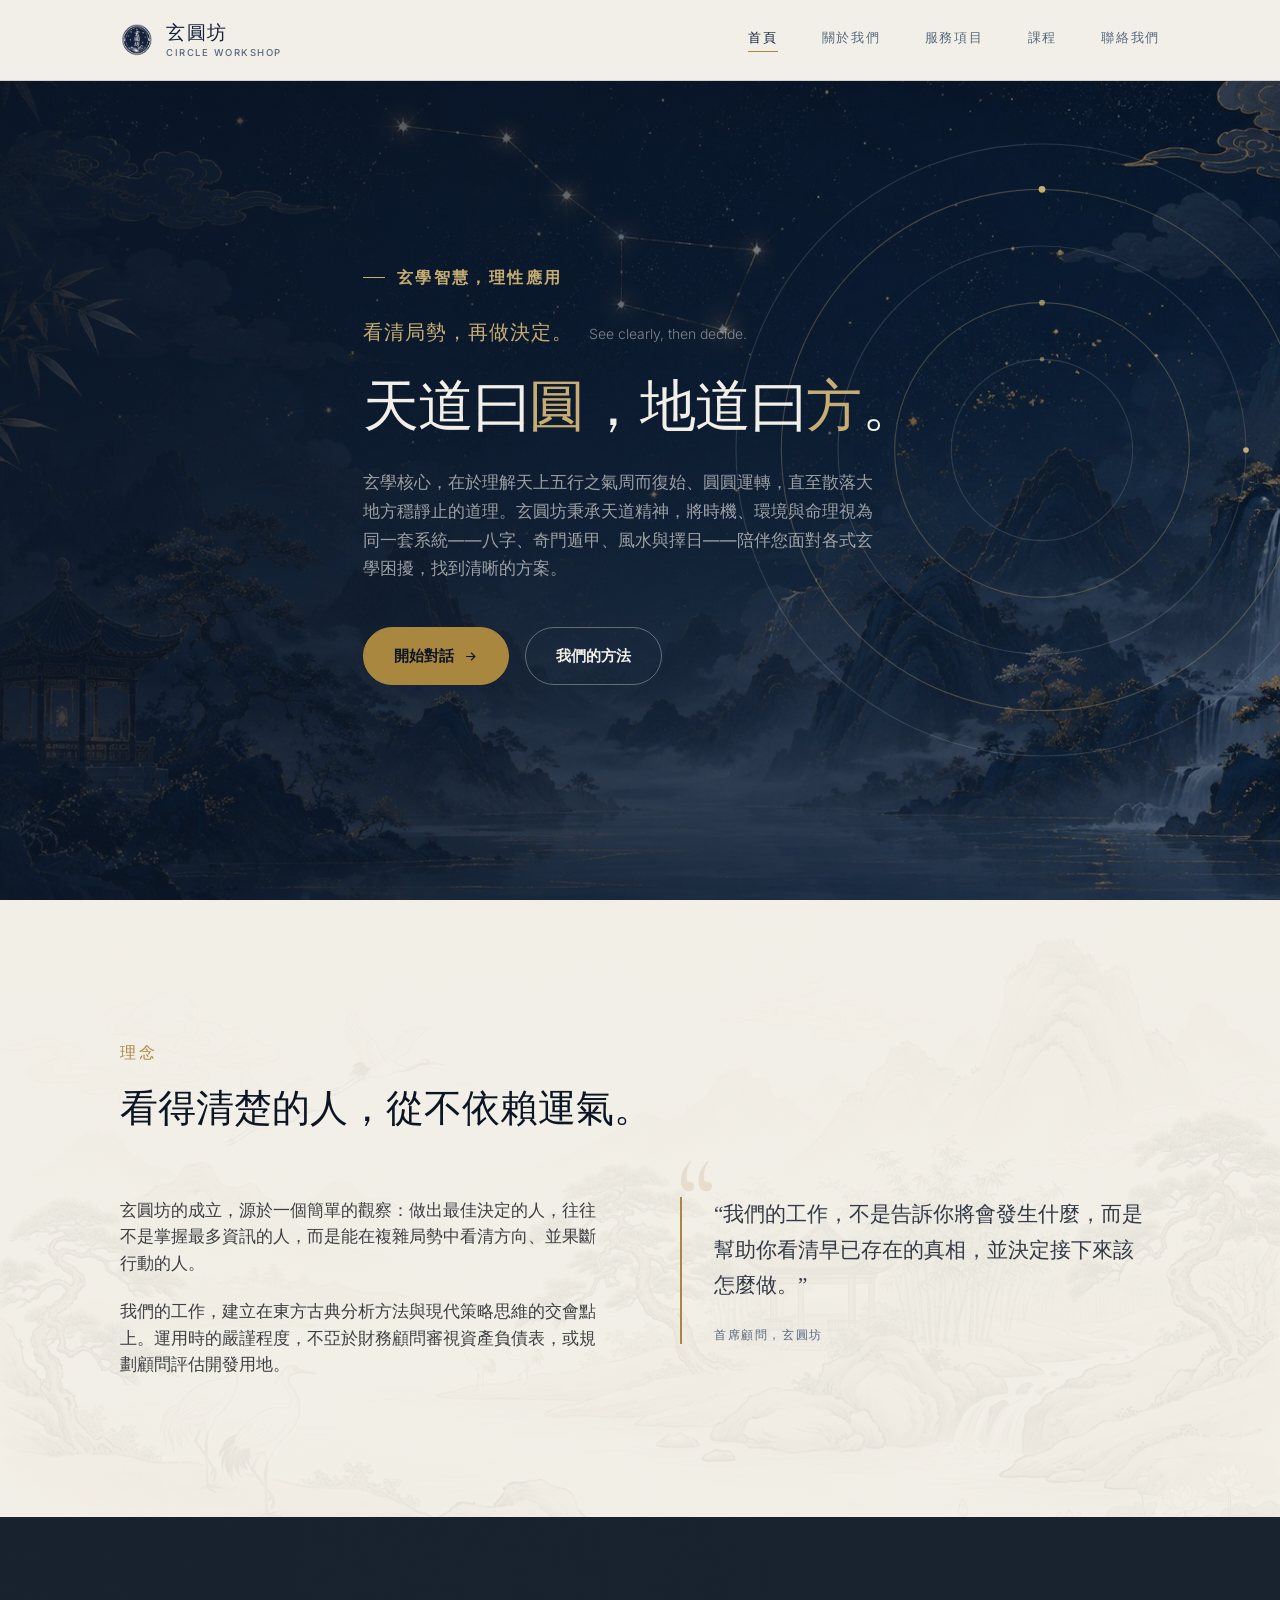
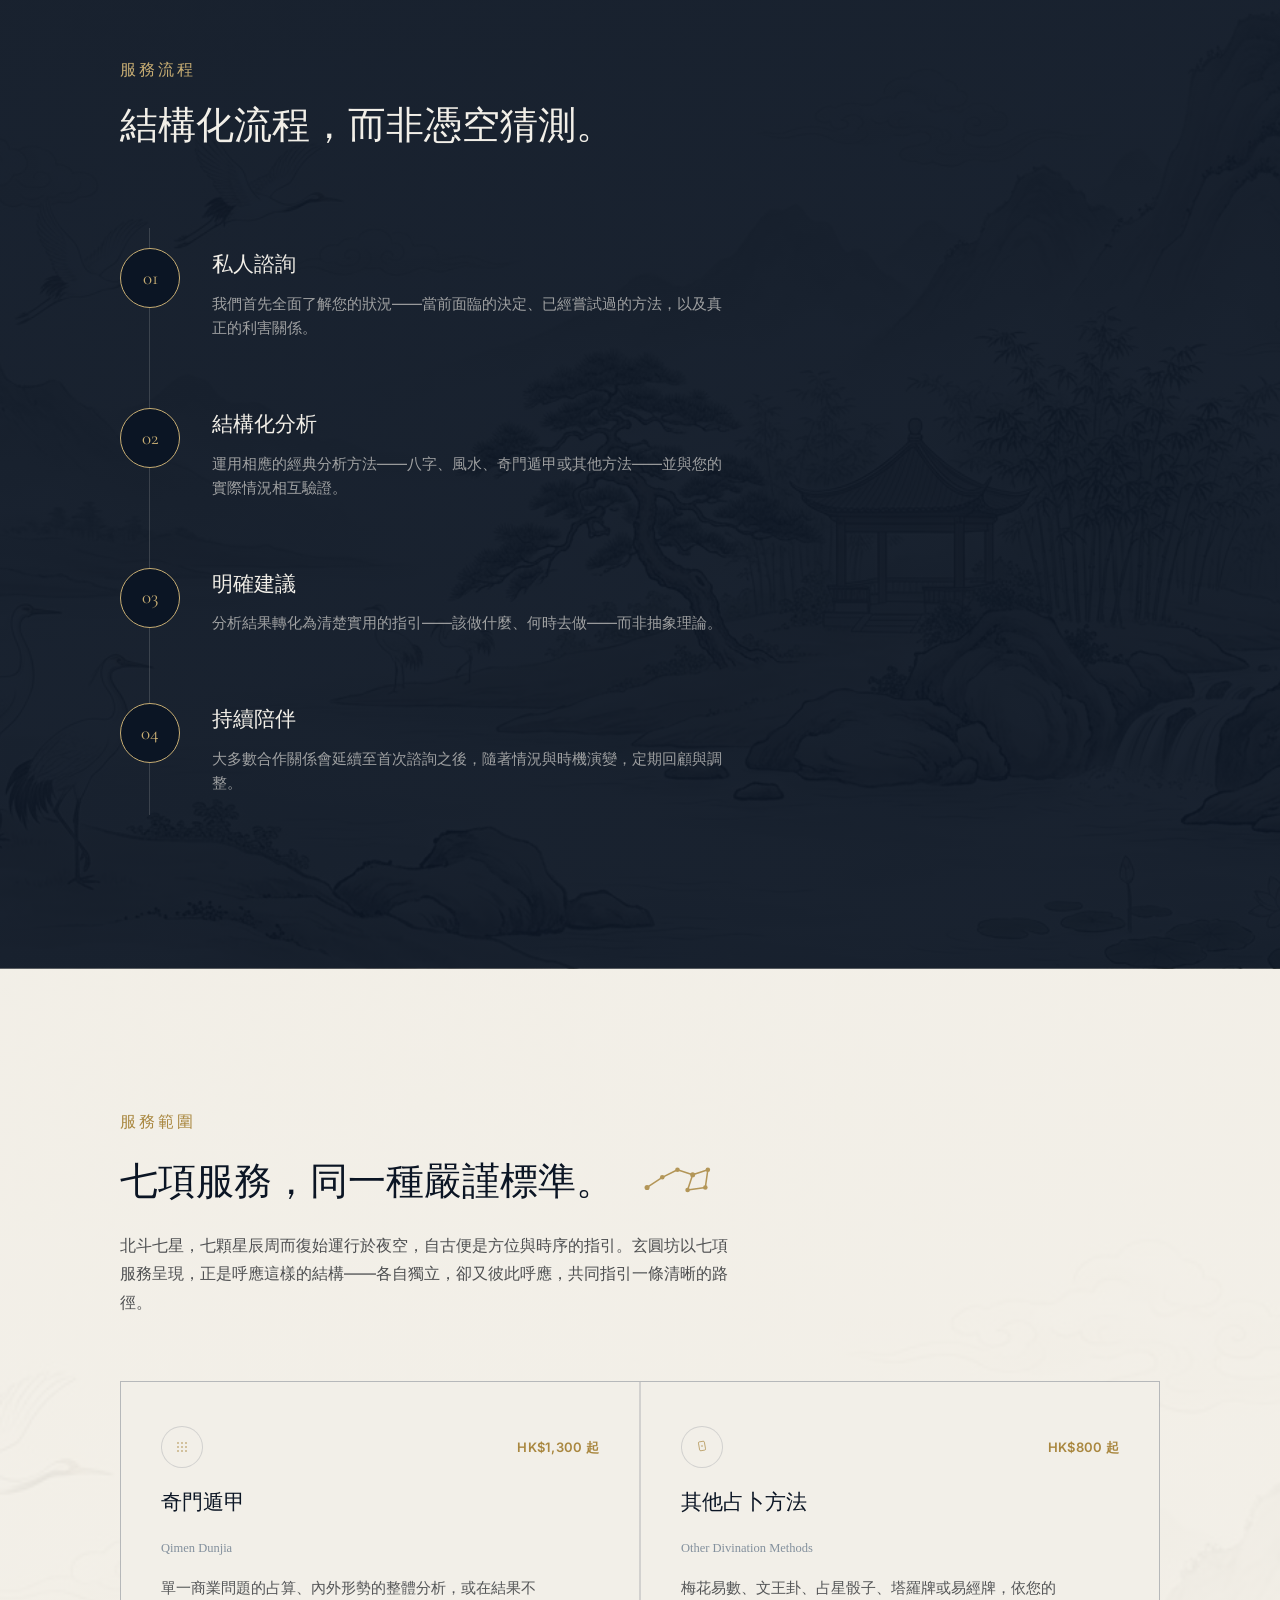
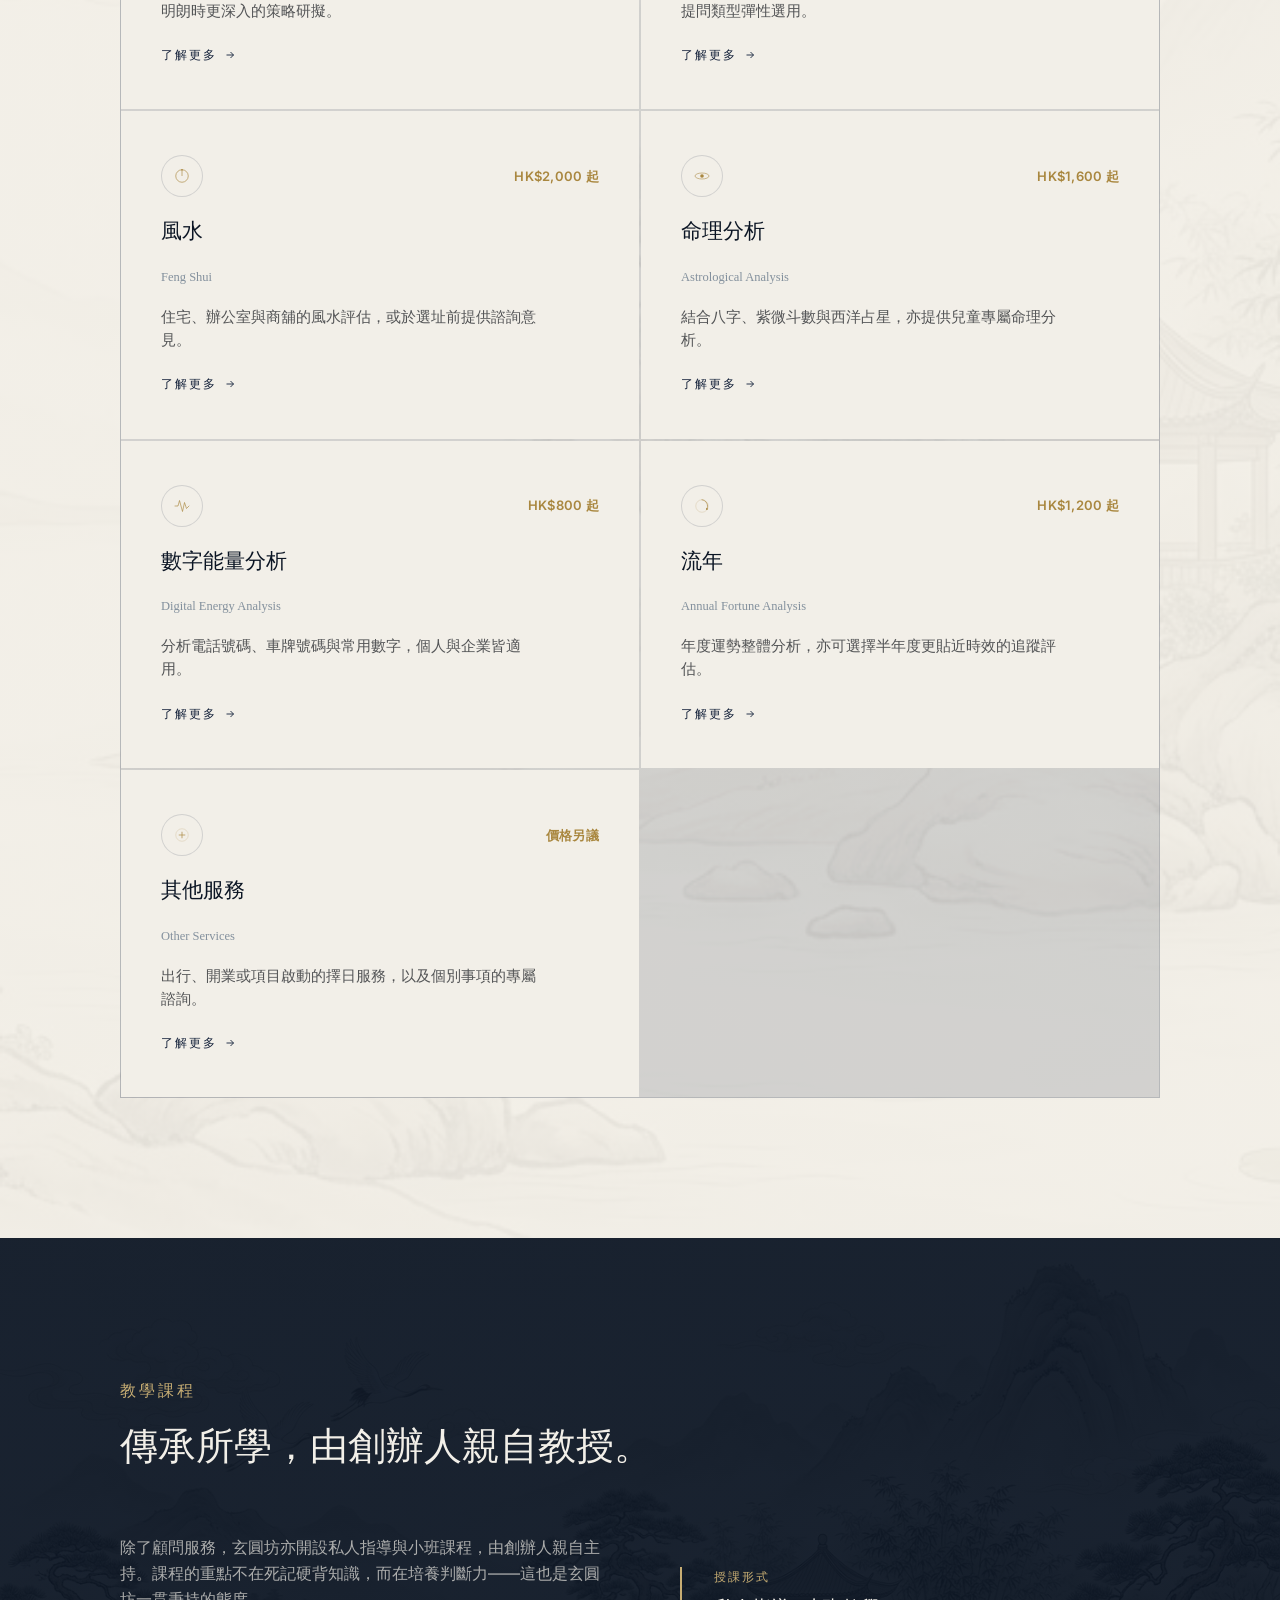
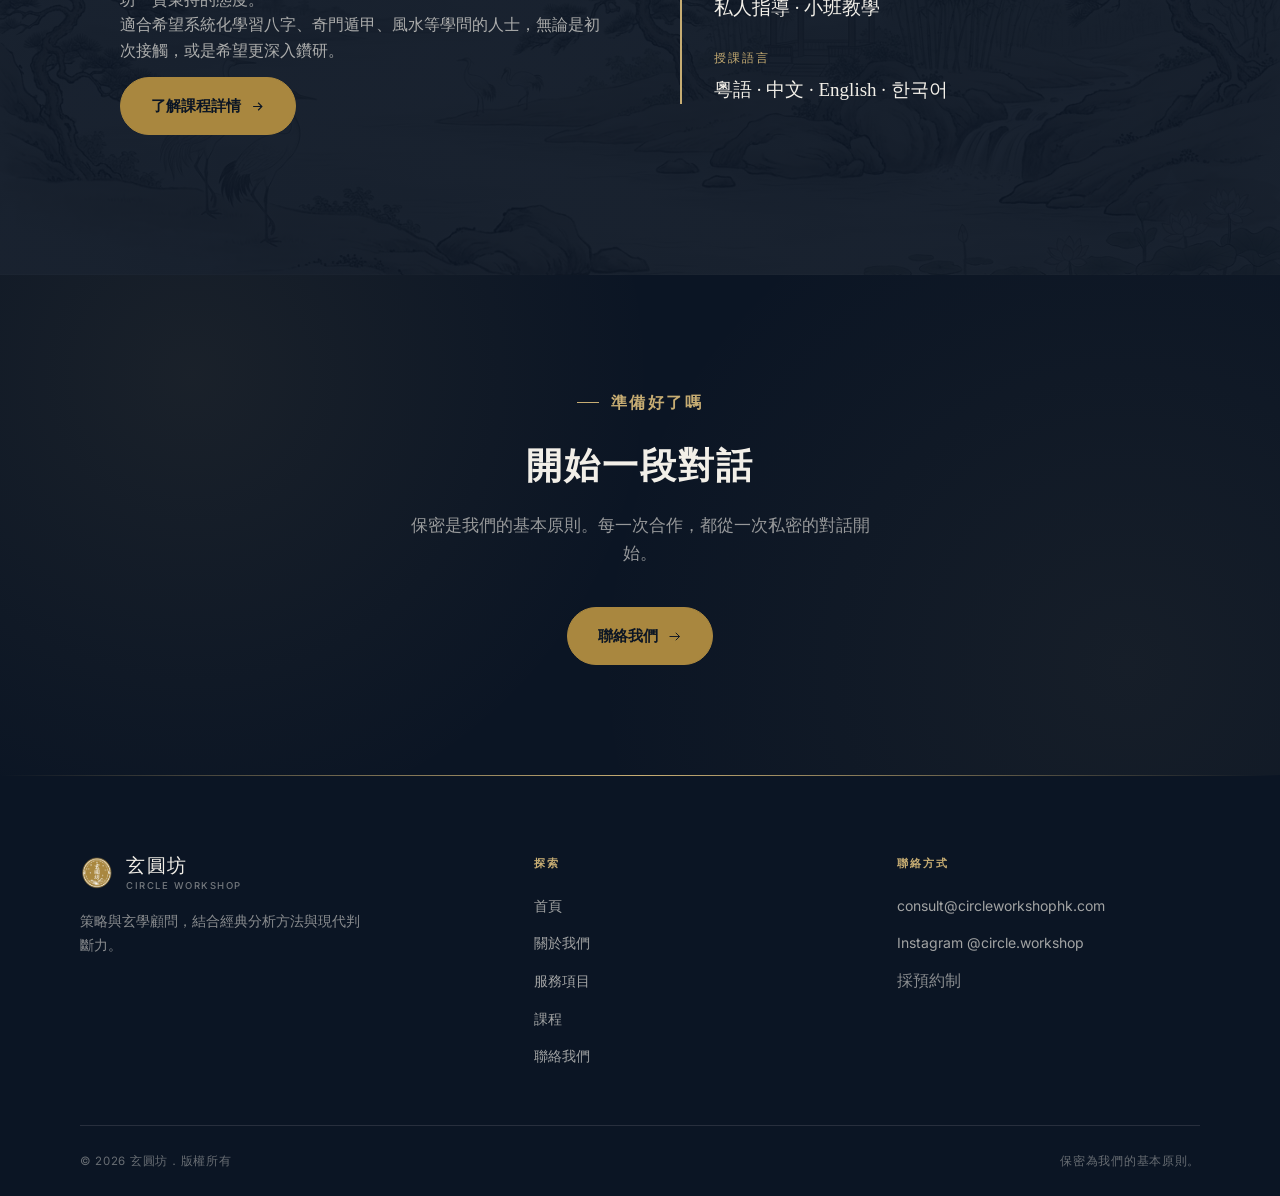
<file: index.html>
<!DOCTYPE html>
<html lang="zh-Hant">
<head>
<meta charset="UTF-8">
<meta name="viewport" content="width=device-width, initial-scale=1.0">
<title>玄圓坊 — 洞察有道</title>
<link rel="icon" href="images/logo.png">
<link rel="preconnect" href="https://fonts.googleapis.com">
<link rel="preconnect" href="https://fonts.gstatic.com" crossorigin>
<link href="https://fonts.googleapis.com/css2?family=Noto+Serif+SC:wght@300;400;600&family=Cormorant+Garamond:ital,wght@0,400;0,500;0,600;1,400&family=Inter:wght@300;400;500;600&display=swap" rel="stylesheet">
<link rel="stylesheet" href="style.css">
</head>
<body>

<header id="siteHeader">
  <nav class="wrap">
    <a href="index.html" class="brand-mark">
      <img src="images/logo.png" alt="玄圓坊">
      <span class="brand-text">
        <span class="brand-cn">玄圓坊</span>
        <span class="brand-en">Circle Workshop</span>
      </span>
    </a>
    <div class="nav-links" id="navLinks">
      <a href="index.html" class="active">首頁</a>
      <a href="about.html">關於我們</a>
      <a href="services.html">服務項目</a>
      <a href="courses.html">課程</a>
      <a href="contact.html">聯絡我們</a>
    </div>
    <button class="nav-toggle" id="navToggle" aria-label="Toggle menu">
      <span></span><span></span><span></span>
    </button>
  </nav>
</header>

<section class="hero">
  <div class="hero-decor" aria-hidden="true">
    <svg viewBox="0 0 600 600" fill="none">
      <circle class="orbit-ring" cx="300" cy="300" r="270"/>
      <circle class="orbit-ring gold arc-draw" cx="300" cy="300" r="230"/>
      <circle class="orbit-ring" cx="300" cy="300" r="180"/>
      <circle class="orbit-ring gold arc-draw delay1" cx="300" cy="300" r="130"/>
      <circle class="orbit-ring" cx="300" cy="300" r="80"/>
      <g class="orbit-spin-slow" style="transform-origin:300px 300px;">
        <circle class="orbit-dot" cx="570" cy="300" r="3.5"/>
      </g>
      <g class="orbit-spin-mid" style="transform-origin:300px 300px;">
        <circle class="orbit-dot" cx="300" cy="70" r="3"/>
      </g>
      <g class="orbit-spin-fast" style="transform-origin:300px 300px;">
        <circle class="orbit-dot" cx="480" cy="300" r="2.5"/>
      </g>
      <g class="orbit-spin-mid" style="transform-origin:300px 300px;">
        <circle class="orbit-dot" cx="300" cy="170" r="2.5" opacity="0.75"/>
      </g>
      <g class="orbit-spin-slow" style="transform-origin:300px 300px;">
        <circle class="orbit-dot" cx="300" cy="220" r="2" opacity="0.6"/>
      </g>
    </svg>
  </div>
  <div class="wrap">
    <div class="hero-inner">
      <div class="hero-eyebrow">玄學智慧，理性應用</div>
      <div class="hero-couplet">
        <span class="couplet-cn">看清局勢，再做決定。</span>
        <span class="couplet-en">See clearly, then decide.</span>
      </div>
      <h1 class="hero-headline">天道曰<em style="font-style:normal;">圓</em>，地道曰<em style="font-style:normal;">方</em>。</h1>
      <p class="hero-lede">玄學核心，在於理解天上五行之氣周而復始、圓圓運轉，直至散落大地方穩靜止的道理。玄圓坊秉承天道精神，將時機、環境與命理視為同一套系統——八字、奇門遁甲、風水與擇日——陪伴您面對各式玄學困擾，找到清晰的方案。</p>
      <div class="hero-cta">
        <a class="btn" href="contact.html">開始對話
          <svg viewBox="0 0 24 24" fill="none" stroke="currentColor" stroke-width="1.8"><path d="M5 12h14M13 6l6 6-6 6"/></svg>
        </a>
        <a class="btn on-dark" href="about.html">我們的方法</a>
      </div>
    </div>
  </div>
</section>

<section id="philosophy" class="philosophy">
  <div class="wrap">
    <div class="section-head reveal">
      <div class="section-eyebrow">理念</div>
      <h2 class="section-title">看得清楚的人，從不依賴運氣。</h2>
    </div>
    <div class="philosophy-grid">
      <div class="reveal">
        <p>玄圓坊的成立，源於一個簡單的觀察：做出最佳決定的人，往往不是掌握最多資訊的人，而是能在複雜局勢中看清方向、並果斷行動的人。</p>
        <p>我們的工作，建立在東方古典分析方法與現代策略思維的交會點上。運用時的嚴謹程度，不亞於財務顧問審視資產負債表，或規劃顧問評估開發用地。</p>
      </div>
      <div class="reveal quote-block">
        <p>&ldquo;我們的工作，不是告訴你將會發生什麼，而是幫助你看清早已存在的真相，並決定接下來該怎麼做。&rdquo;</p>
        <div class="quote-attr">首席顧問，玄圓坊</div>
      </div>
    </div>
  </div>
</section>

<section class="process">
  <div class="wrap">
    <div class="section-head reveal">
      <div class="section-eyebrow">服務流程</div>
      <h2 class="section-title">結構化流程，而非憑空猜測。</h2>
    </div>
    <div class="process-list reveal">
      <div class="process-step">
        <div class="process-num">01</div>
        <div class="process-copy">
          <h3>私人諮詢</h3>
          <p>我們首先全面了解您的狀況——當前面臨的決定、已經嘗試過的方法，以及真正的利害關係。</p>
        </div>
      </div>
      <div class="process-step">
        <div class="process-num">02</div>
        <div class="process-copy">
          <h3>結構化分析</h3>
          <p>運用相應的經典分析方法——八字、風水、奇門遁甲或其他方法——並與您的實際情況相互驗證。</p>
        </div>
      </div>
      <div class="process-step">
        <div class="process-num">03</div>
        <div class="process-copy">
          <h3>明確建議</h3>
          <p>分析結果轉化為清楚實用的指引——該做什麼、何時去做——而非抽象理論。</p>
        </div>
      </div>
      <div class="process-step">
        <div class="process-num">04</div>
        <div class="process-copy">
          <h3>持續陪伴</h3>
          <p>大多數合作關係會延續至首次諮詢之後，隨著情況與時機演變，定期回顧與調整。</p>
        </div>
      </div>
    </div>
  </div>
</section>

<section id="services">
  <div class="wrap">
    <div class="section-head reveal">
      <div class="section-eyebrow">服務範圍</div>
      <div class="title-row">
        <h2 class="section-title">七項服務，同一種嚴謹標準。</h2>
        <div class="bigdipper-icon" aria-hidden="true">
          <svg viewBox="0 0 60 40" fill="none">
            <polyline points="4,28 16,20 28,14 40,18 52,14 50,28 36,30" stroke="var(--gold)" stroke-width="1.2" stroke-linejoin="round"/>
            <line x1="40" y1="18" x2="36" y2="30" stroke="var(--gold)" stroke-width="1.2"/>
            <circle cx="4" cy="28" r="2" fill="var(--gold)"/>
            <circle cx="16" cy="20" r="1.8" fill="var(--gold)"/>
            <circle cx="28" cy="14" r="1.8" fill="var(--gold)"/>
            <circle cx="40" cy="18" r="2" fill="var(--gold)"/>
            <circle cx="52" cy="14" r="1.8" fill="var(--gold)"/>
            <circle cx="50" cy="28" r="1.8" fill="var(--gold)"/>
            <circle cx="36" cy="30" r="1.8" fill="var(--gold)"/>
          </svg>
        </div>
      </div>
      <p class="section-intro">北斗七星，七顆星辰周而復始運行於夜空，自古便是方位與時序的指引。玄圓坊以七項服務呈現，正是呼應這樣的結構——各自獨立，卻又彼此呼應，共同指引一條清晰的路徑。</p>
    </div>
    <div class="service-cards reveal">

      <div class="service-card" style="--card-img: url('images/service-qimen.jpg');">
        <div class="card-top">
          <div class="icon-circle">
            <svg viewBox="0 0 40 40"><g fill="var(--gold)">
              <circle cx="12" cy="12" r="1.6"/><circle cx="20" cy="12" r="1.6"/><circle cx="28" cy="12" r="1.6"/>
              <circle cx="12" cy="20" r="1.6"/><circle cx="20" cy="20" r="1.6"/><circle cx="28" cy="20" r="1.6"/>
              <circle cx="12" cy="28" r="1.6"/><circle cx="20" cy="28" r="1.6"/><circle cx="28" cy="28" r="1.6"/>
            </g></svg>
          </div>
          <div class="price-tag">HK$1,300 起</div>
        </div>
        <h3>奇門遁甲</h3>
        <div class="cn-label">Qimen Dunjia</div>
        <p>單一商業問題的占算、內外形勢的整體分析，或在結果不明朗時更深入的策略研擬。</p>
        <a class="learn-more" href="services.html#qimen-dunjia">了解更多
          <svg viewBox="0 0 24 24" fill="none" stroke="currentColor" stroke-width="1.8"><path d="M5 12h14M13 6l6 6-6 6"/></svg>
        </a>
      </div>

      <div class="service-card" style="--card-img: url('images/service-divination.jpg');">
        <div class="card-top">
          <div class="icon-circle">
            <svg viewBox="0 0 40 40"><g fill="none" stroke="var(--gold)" stroke-width="1.3">
              <rect x="14" y="9" width="12" height="18" rx="2.2" transform="rotate(-10 20 18)"/>
            </g><circle cx="20" cy="18" r="1.4" fill="var(--gold)"/></svg>
          </div>
          <div class="price-tag">HK$800 起</div>
        </div>
        <h3>其他占卜方法</h3>
        <div class="cn-label">Other Divination Methods</div>
        <p>梅花易數、文王卦、占星骰子、塔羅牌或易經牌，依您的提問類型彈性選用。</p>
        <a class="learn-more" href="services.html#other-divination">了解更多
          <svg viewBox="0 0 24 24" fill="none" stroke="currentColor" stroke-width="1.8"><path d="M5 12h14M13 6l6 6-6 6"/></svg>
        </a>
      </div>

      <div class="service-card" style="--card-img: url('images/service-fengshui.jpg');">
        <div class="card-top">
          <div class="icon-circle">
            <svg viewBox="0 0 40 40"><circle cx="20" cy="20" r="12.5" fill="none" stroke="var(--gold)" stroke-width="1.3"/>
              <line x1="20" y1="20" x2="20" y2="7.5" stroke="var(--gold)" stroke-width="1.3"/>
              <circle cx="20" cy="7.5" r="1.6" fill="var(--gold)"/></svg>
          </div>
          <div class="price-tag">HK$2,000 起</div>
        </div>
        <h3>風水</h3>
        <div class="cn-label">Feng Shui</div>
        <p>住宅、辦公室與商舖的風水評估，或於選址前提供諮詢意見。</p>
        <a class="learn-more" href="services.html#feng-shui">了解更多
          <svg viewBox="0 0 24 24" fill="none" stroke="currentColor" stroke-width="1.8"><path d="M5 12h14M13 6l6 6-6 6"/></svg>
        </a>
      </div>

      <div class="service-card" style="--card-img: url('images/service-astrology.jpg');">
        <div class="card-top">
          <div class="icon-circle">
            <svg viewBox="0 0 40 40"><ellipse cx="20" cy="20" rx="14" ry="6" fill="none" stroke="var(--gold)" stroke-width="1.1"/>
              <circle cx="20" cy="20" r="3.6" fill="var(--gold)"/></svg>
          </div>
          <div class="price-tag">HK$1,600 起</div>
        </div>
        <h3>命理分析</h3>
        <div class="cn-label">Astrological Analysis</div>
        <p>結合八字、紫微斗數與西洋占星，亦提供兒童專屬命理分析。</p>
        <a class="learn-more" href="services.html#astrological-analysis">了解更多
          <svg viewBox="0 0 24 24" fill="none" stroke="currentColor" stroke-width="1.8"><path d="M5 12h14M13 6l6 6-6 6"/></svg>
        </a>
      </div>

      <div class="service-card" style="--card-img: url('images/service-digital.jpg');">
        <div class="card-top">
          <div class="icon-circle">
            <svg viewBox="0 0 40 40"><polyline points="6,20 12,20 15,9 21,31 25,13 29,25 34,20" fill="none" stroke="var(--gold)" stroke-width="1.3" stroke-linecap="round" stroke-linejoin="round"/></svg>
          </div>
          <div class="price-tag">HK$800 起</div>
        </div>
        <h3>數字能量分析</h3>
        <div class="cn-label">Digital Energy Analysis</div>
        <p>分析電話號碼、車牌號碼與常用數字，個人與企業皆適用。</p>
        <a class="learn-more" href="services.html#digital-energy">了解更多
          <svg viewBox="0 0 24 24" fill="none" stroke="currentColor" stroke-width="1.8"><path d="M5 12h14M13 6l6 6-6 6"/></svg>
        </a>
      </div>

      <div class="service-card" style="--card-img: url('images/service-fortune.jpg');">
        <div class="card-top">
          <div class="icon-circle">
            <svg viewBox="0 0 40 40"><circle cx="20" cy="20" r="12.5" fill="none" stroke="var(--gold)" stroke-width="1.1" opacity="0.35"/>
              <path d="M20 7.5 A12.5 12.5 0 0 1 29.8 26" fill="none" stroke="var(--gold)" stroke-width="1.4" stroke-linecap="round"/>
              <circle cx="29.8" cy="26" r="1.8" fill="var(--gold)"/></svg>
          </div>
          <div class="price-tag">HK$1,200 起</div>
        </div>
        <h3>流年</h3>
        <div class="cn-label">Annual Fortune Analysis</div>
        <p>年度運勢整體分析，亦可選擇半年度更貼近時效的追蹤評估。</p>
        <a class="learn-more" href="services.html#annual-fortune">了解更多
          <svg viewBox="0 0 24 24" fill="none" stroke="currentColor" stroke-width="1.8"><path d="M5 12h14M13 6l6 6-6 6"/></svg>
        </a>
      </div>

      <div class="service-card" style="--card-img: url('images/service-other.jpg');">
        <div class="card-top">
          <div class="icon-circle">
            <svg viewBox="0 0 40 40"><circle cx="20" cy="20" r="12.5" fill="none" stroke="var(--gold)" stroke-width="1.1" opacity="0.35"/>
              <line x1="20" y1="13.5" x2="20" y2="26.5" stroke="var(--gold)" stroke-width="1.4"/>
              <line x1="13.5" y1="20" x2="26.5" y2="20" stroke="var(--gold)" stroke-width="1.4"/></svg>
          </div>
          <div class="price-tag">價格另議</div>
        </div>
        <h3>其他服務</h3>
        <div class="cn-label">Other Services</div>
        <p>出行、開業或項目啟動的擇日服務，以及個別事項的專屬諮詢。</p>
        <a class="learn-more" href="services.html#other-services">了解更多
          <svg viewBox="0 0 24 24" fill="none" stroke="currentColor" stroke-width="1.8"><path d="M5 12h14M13 6l6 6-6 6"/></svg>
        </a>
      </div>

    </div>
  </div>
</section>

<section class="courses-teaser">
  <div class="wrap">
    <div class="section-head reveal">
      <div class="section-eyebrow">教學課程</div>
      <h2 class="section-title">傳承所學，由創辦人親自教授。</h2>
    </div>
    <div class="philosophy-grid">
      <div class="reveal">
        <p>除了顧問服務，玄圓坊亦開設私人指導與小班課程，由創辦人親自主持。課程的重點不在死記硬背知識，而在培養判斷力——這也是玄圓坊一貫秉持的態度。</p>
        <p>適合希望系統化學習八字、奇門遁甲、風水等學問的人士，無論是初次接觸，或是希望更深入鑽研。</p>
        <a class="btn" href="courses.html">了解課程詳情
          <svg viewBox="0 0 24 24" fill="none" stroke="currentColor" stroke-width="1.8"><path d="M5 12h14M13 6l6 6-6 6"/></svg>
        </a>
      </div>
      <div class="reveal info-block">
        <div class="info-row">
          <div class="info-label">授課形式</div>
          <div class="info-value">私人指導 &middot; 小班教學</div>
        </div>
        <div class="info-row">
          <div class="info-label">授課語言</div>
          <div class="info-value">粵語 &middot; 中文 &middot; English &middot; 한국어</div>
        </div>
      </div>
    </div>
  </div>
</section>

<section class="cta-banner">
  <div class="wrap" style="text-align:center;">
    <div class="cta-eyebrow reveal in-view">準備好了嗎</div>
    <h2 class="cta-title reveal in-view">開始一段對話</h2>
    <p class="cta-sub reveal in-view">保密是我們的基本原則。每一次合作，都從一次私密的對話開始。</p>
    <div class="cta-buttons reveal in-view">
      <a class="btn" href="contact.html">聯絡我們
        <svg viewBox="0 0 24 24" fill="none" stroke="currentColor" stroke-width="1.5"><path d="M4 12h16M14 6l6 6-6 6"/></svg>
      </a>
    </div>
  </div>
</section>

<footer>
  <div class="wrap footer-main">
    <div class="footer-brand">
      <div class="brand-mark">
        <img src="images/logo-gold.png" alt="玄圓坊">
        <span class="brand-text">
          <span class="brand-cn">玄圓坊</span>
          <span class="brand-en">Circle Workshop</span>
        </span>
      </div>
      <p>策略與玄學顧問，結合經典分析方法與現代判斷力。</p>
    </div>
    <div class="footer-col">
      <h4>探索</h4>
      <ul>
        <li><a href="index.html">首頁</a></li>
        <li><a href="about.html">關於我們</a></li>
        <li><a href="services.html">服務項目</a></li>
        <li><a href="courses.html">課程</a></li>
        <li><a href="contact.html">聯絡我們</a></li>
      </ul>
    </div>
    <div class="footer-col">
      <h4>聯絡方式</h4>
      <ul>
        <li><a href="mailto:consult@circleworkshophk.com">consult@circleworkshophk.com</a></li>
        <li><a href="https://instagram.com/circle.workshop" target="_blank" rel="noopener">Instagram @circle.workshop</a></li>
        <li>採預約制</li>
      </ul>
    </div>
  </div>
  <div class="wrap footer-bottom">
    <div>&copy; 2026 玄圓坊．版權所有</div>
    <div>保密為我們的基本原則。</div>
  </div>
</footer>

<script src="script.js"></script>
</body>
</html>
</file>
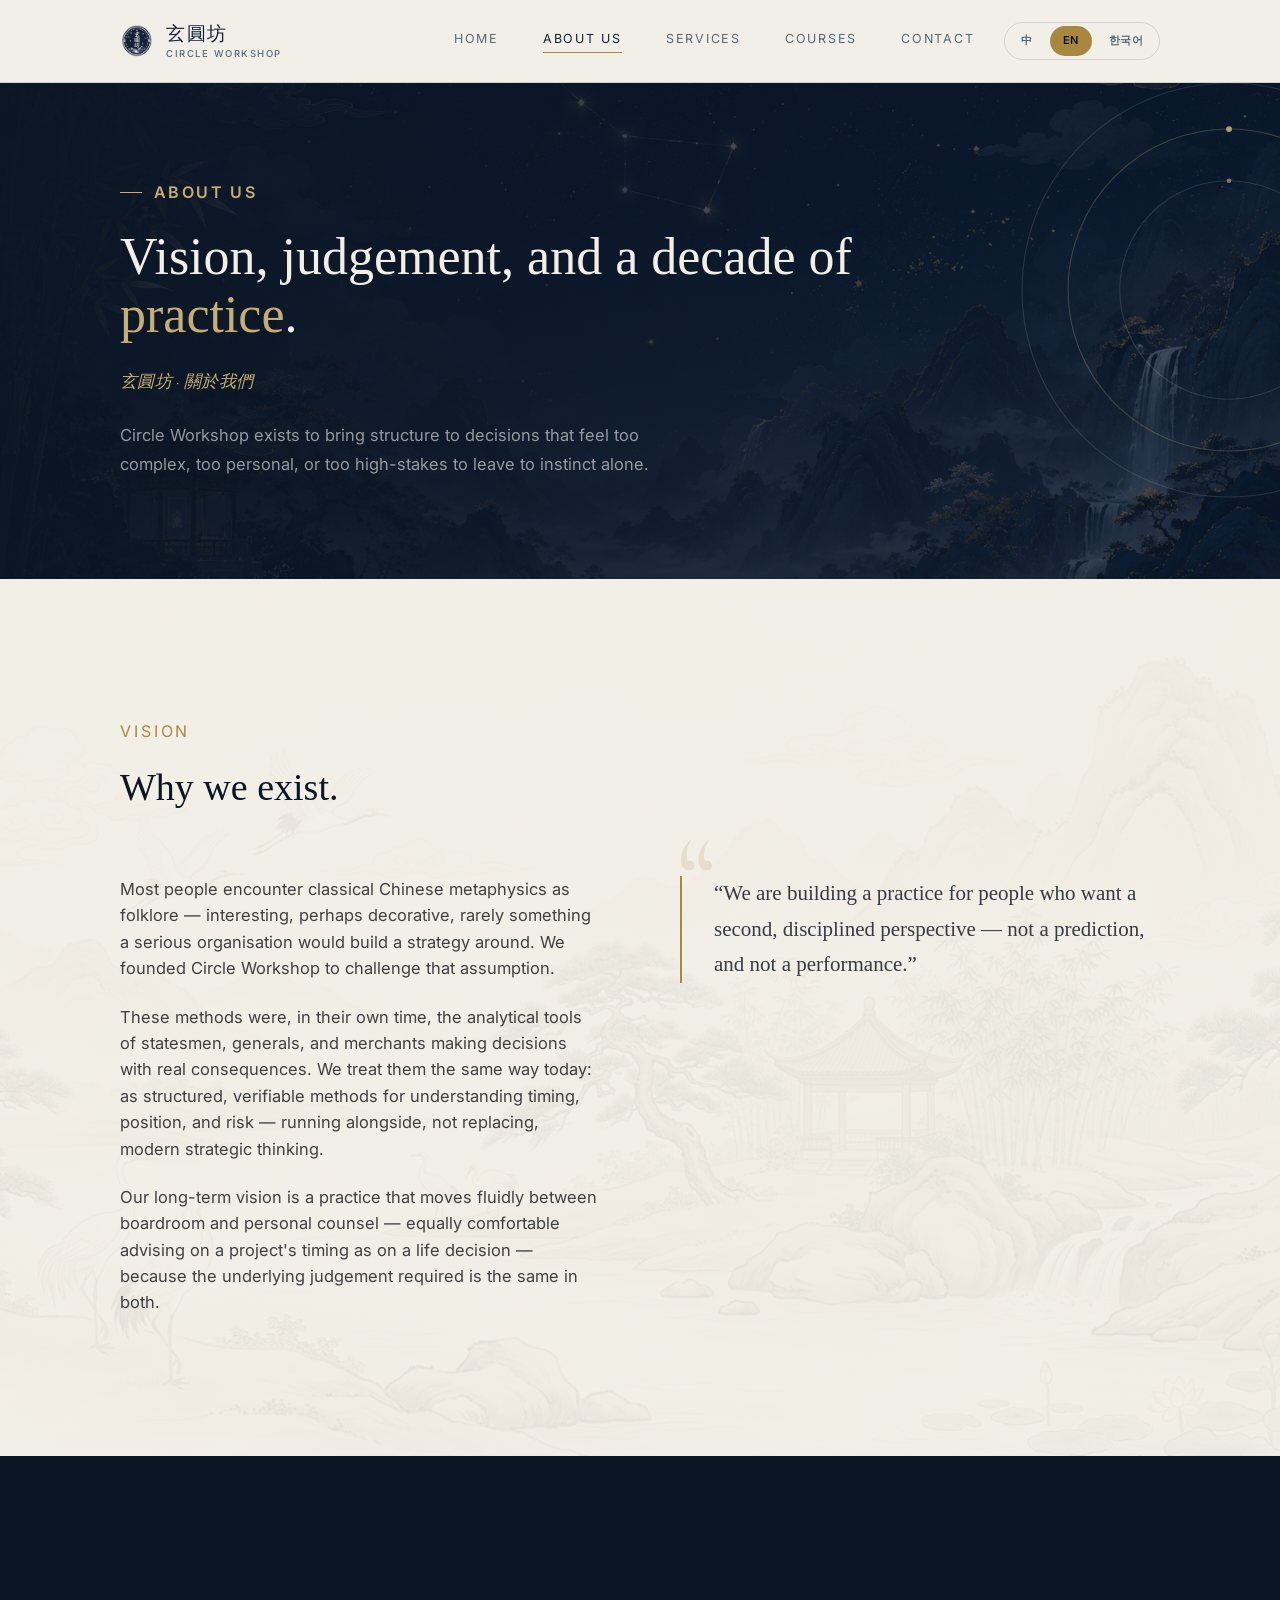
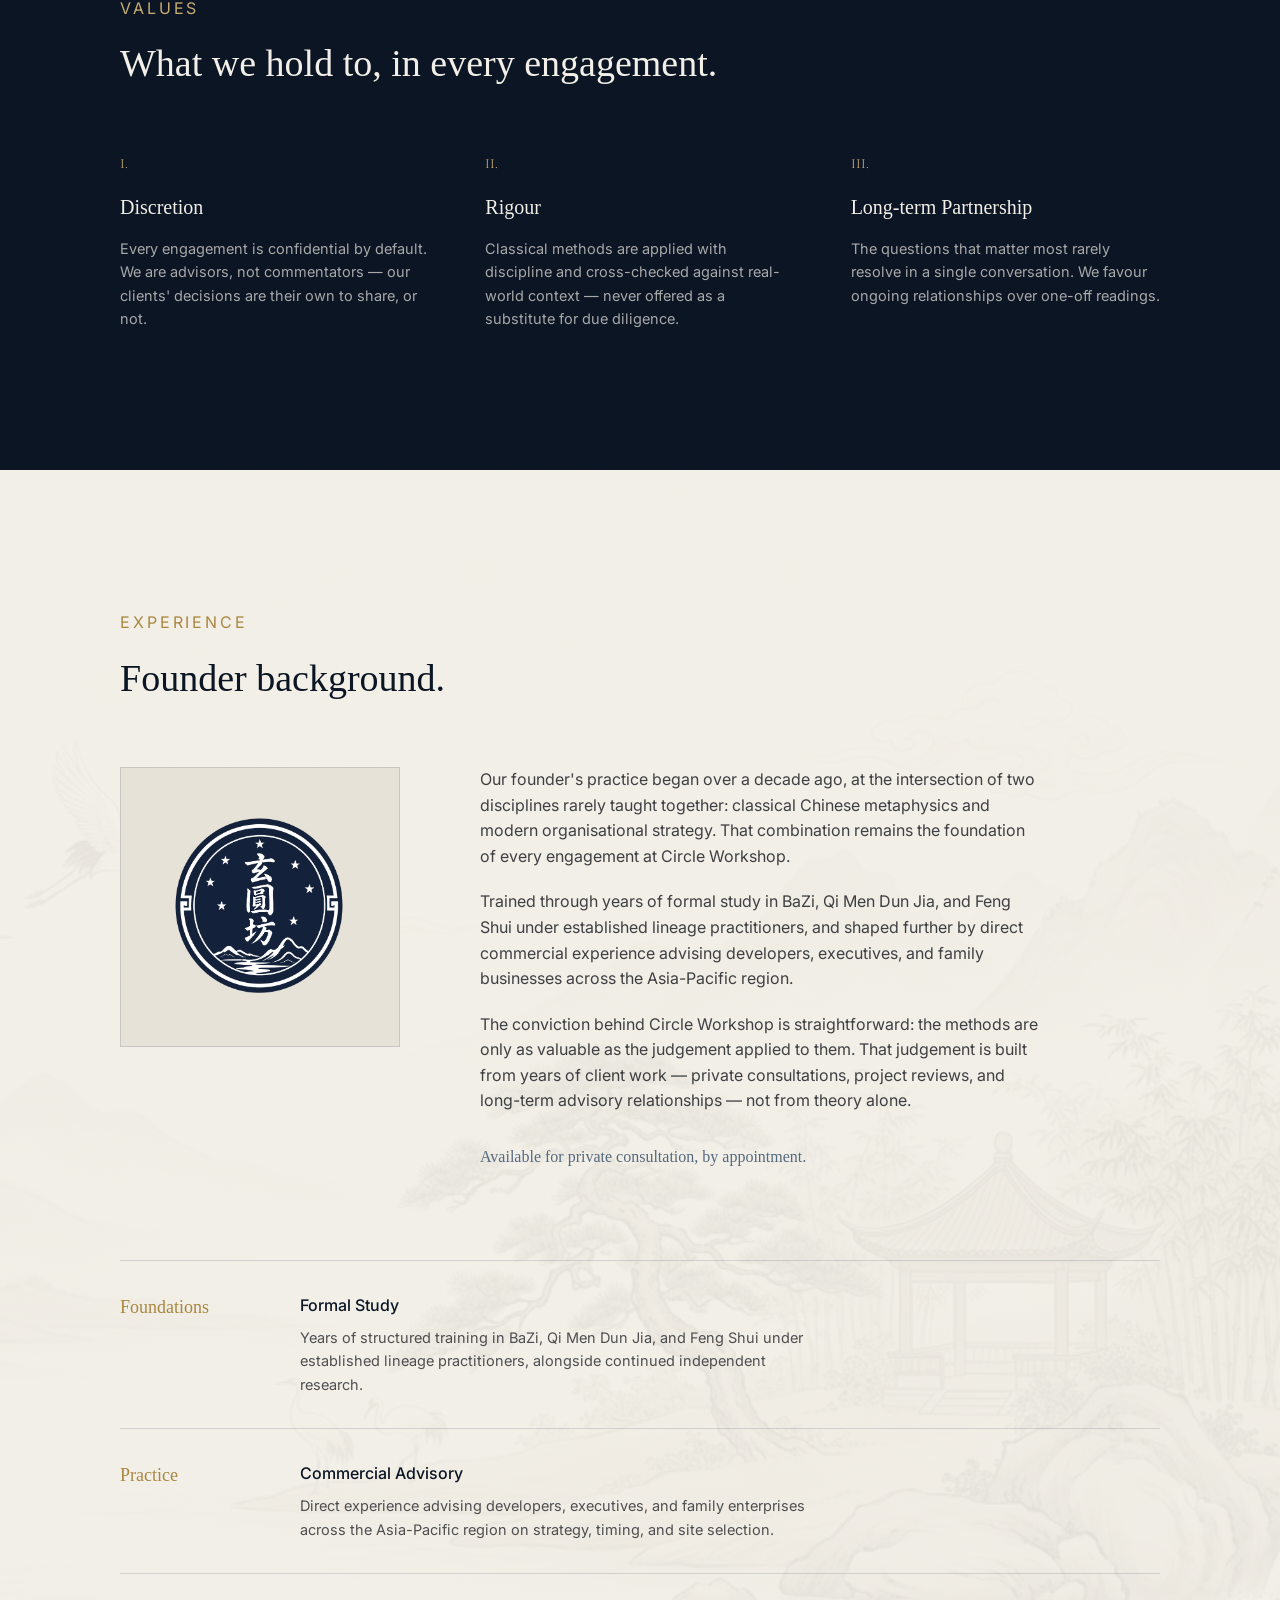
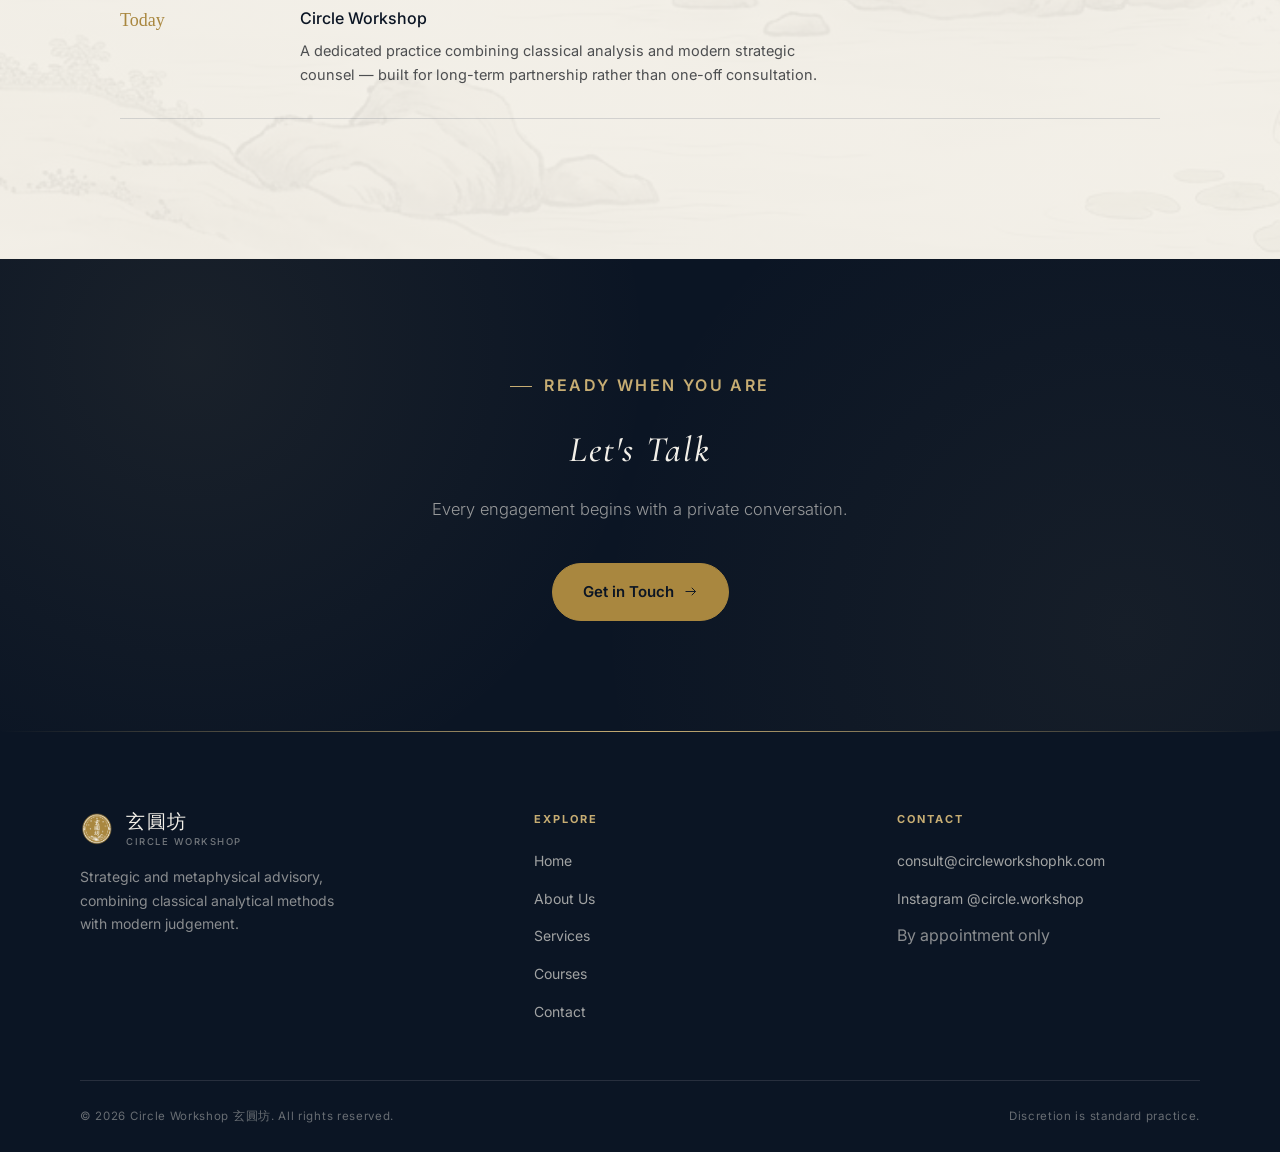
<file: about-en.html>
<!DOCTYPE html>
<html lang="en">
<head>
<meta charset="UTF-8">
<meta name="viewport" content="width=device-width, initial-scale=1.0">
<title>About Us — Circle Workshop 玄圓坊</title>
<link rel="icon" href="images/logo.png">
<link rel="preconnect" href="https://fonts.googleapis.com">
<link rel="preconnect" href="https://fonts.gstatic.com" crossorigin>
<link href="https://fonts.googleapis.com/css2?family=Noto+Serif+SC:wght@300;400;600&family=Cormorant+Garamond:ital,wght@0,500;0,600;1,400&family=Inter:wght@300;400;500;600&display=swap" rel="stylesheet">
<link rel="stylesheet" href="style.css">
</head>
<body>

<header id="siteHeader">
  <nav class="wrap">
    <a href="index-en.html" class="brand-mark">
      <img src="images/logo.png" alt="Circle Workshop">
      <span class="brand-text">
        <span class="brand-cn">玄圓坊</span>
        <span class="brand-en">Circle Workshop</span>
      </span>
    </a>
    <div class="nav-right">
      <div class="nav-links" id="navLinks">
        <a href="index-en.html">Home</a>
        <a href="about-en.html" class="active">About Us</a>
        <a href="services-en.html">Services</a>
        <a href="courses-en.html">Courses</a>
        <a href="contact-en.html">Contact</a>
      </div>
      <div class="lang-switch-group">
        <a href="about.html" class="lang-opt">中</a>
        <a href="about-en.html" class="lang-opt active">EN</a>
        <a href="about-ko.html" class="lang-opt">한국어</a>
      </div>
      <button class="nav-toggle" id="navToggle" aria-label="Toggle menu">
        <span></span><span></span><span></span>
      </button>
    </div>
  </nav>
</header>

<section class="page-hero">
  <div class="wrap">
    <div class="page-hero-decor" aria-hidden="true">
      <svg viewBox="0 0 400 400" fill="none">
        <circle class="orbit-ring" cx="200" cy="200" r="180"/>
        <circle class="orbit-ring gold arc-draw" cx="200" cy="200" r="140"/>
        <circle class="orbit-ring" cx="200" cy="200" r="95"/>
        <g class="orbit-spin-mid" style="transform-origin:200px 200px;">
          <circle class="orbit-dot" cx="380" cy="200" r="3"/>
        </g>
        <g class="orbit-spin-slow" style="transform-origin:200px 200px;">
          <circle class="orbit-dot" cx="200" cy="60" r="2.5"/>
        </g>
        <g class="orbit-spin-fast" style="transform-origin:200px 200px;">
          <circle class="orbit-dot" cx="200" cy="105" r="2" opacity="0.7"/>
        </g>
      </svg>
    </div>
    <div class="eyebrow">About Us</div>
    <h1>Vision, judgement, and a decade of <em style="font-style:normal;color:var(--gold-soft);">practice</em>.</h1>
    <div class="cn-sub">玄圓坊 · 關於我們</div>
    <p class="lede">Circle Workshop exists to bring structure to decisions that feel too complex, too personal, or too high-stakes to leave to instinct alone.</p>
  </div>
</section>

<section class="philosophy">
  <div class="wrap">
    <div class="section-head reveal">
      <div class="section-eyebrow">Vision</div>
      <h2 class="section-title">Why we exist.</h2>
    </div>
    <div class="philosophy-grid">
      <div class="reveal">
        <p>Most people encounter classical Chinese metaphysics as folklore — interesting, perhaps decorative, rarely something a serious organisation would build a strategy around. We founded Circle Workshop to challenge that assumption.</p>
        <p>These methods were, in their own time, the analytical tools of statesmen, generals, and merchants making decisions with real consequences. We treat them the same way today: as structured, verifiable methods for understanding timing, position, and risk — running alongside, not replacing, modern strategic thinking.</p>
        <p>Our long-term vision is a practice that moves fluidly between boardroom and personal counsel — equally comfortable advising on a project's timing as on a life decision — because the underlying judgement required is the same in both.</p>
      </div>
      <div class="reveal quote-block">
        <p>&ldquo;We are building a practice for people who want a second, disciplined perspective — not a prediction, and not a performance.&rdquo;</p>
      </div>
    </div>
  </div>
</section>

<section class="values">
  <div class="wrap">
    <div class="section-head reveal">
      <div class="section-eyebrow">Values</div>
      <h2 class="section-title">What we hold to, in every engagement.</h2>
    </div>
    <div class="value-grid reveal">
      <div class="value-item">
        <div class="v-num">I.</div>
        <h3>Discretion</h3>
        <p>Every engagement is confidential by default. We are advisors, not commentators — our clients' decisions are their own to share, or not.</p>
      </div>
      <div class="value-item">
        <div class="v-num">II.</div>
        <h3>Rigour</h3>
        <p>Classical methods are applied with discipline and cross-checked against real-world context — never offered as a substitute for due diligence.</p>
      </div>
      <div class="value-item">
        <div class="v-num">III.</div>
        <h3>Long-term Partnership</h3>
        <p>The questions that matter most rarely resolve in a single conversation. We favour ongoing relationships over one-off readings.</p>
      </div>
    </div>
  </div>
</section>

<section id="founder" class="founder">
  <div class="wrap">
    <div class="section-head reveal">
      <div class="section-eyebrow">Experience</div>
      <h2 class="section-title">Founder background.</h2>
    </div>
    <div class="founder-grid">
      <div class="reveal founder-mark">
        <img src="images/logo.png" alt="Circle Workshop">
      </div>
      <div class="reveal founder-copy">
        <p>Our founder's practice began over a decade ago, at the intersection of two disciplines rarely taught together: classical Chinese metaphysics and modern organisational strategy. That combination remains the foundation of every engagement at Circle Workshop.</p>
        <p>Trained through years of formal study in BaZi, Qi Men Dun Jia, and Feng Shui under established lineage practitioners, and shaped further by direct commercial experience advising developers, executives, and family businesses across the Asia-Pacific region.</p>
        <p>The conviction behind Circle Workshop is straightforward: the methods are only as valuable as the judgement applied to them. That judgement is built from years of client work — private consultations, project reviews, and long-term advisory relationships — not from theory alone.</p>
        <div class="founder-signoff">Available for private consultation, by appointment.</div>
      </div>
    </div>

    <div class="timeline reveal" style="margin-top:90px;">
      <div class="timeline-row">
        <div class="t-year">Foundations</div>
        <div class="t-copy">
          <h4>Formal Study</h4>
          <p>Years of structured training in BaZi, Qi Men Dun Jia, and Feng Shui under established lineage practitioners, alongside continued independent research.</p>
        </div>
      </div>
      <div class="timeline-row">
        <div class="t-year">Practice</div>
        <div class="t-copy">
          <h4>Commercial Advisory</h4>
          <p>Direct experience advising developers, executives, and family enterprises across the Asia-Pacific region on strategy, timing, and site selection.</p>
        </div>
      </div>
      <div class="timeline-row">
        <div class="t-year">Today</div>
        <div class="t-copy">
          <h4>Circle Workshop</h4>
          <p>A dedicated practice combining classical analysis and modern strategic counsel — built for long-term partnership rather than one-off consultation.</p>
        </div>
      </div>
    </div>
  </div>
</section>

<section class="cta-banner">
  <div class="wrap" style="text-align:center;">
    <div class="cta-eyebrow reveal in-view">Ready when you are</div>
    <h2 class="cta-title reveal in-view" style="font-family:var(--serif-en); font-style:italic; font-weight:500;">Let's Talk</h2>
    <p class="cta-sub reveal in-view">Every engagement begins with a private conversation.</p>
    <div class="cta-buttons reveal in-view">
      <a class="btn" href="contact-en.html">Get in Touch
        <svg viewBox="0 0 24 24" fill="none" stroke="currentColor" stroke-width="1.5"><path d="M4 12h16M14 6l6 6-6 6"/></svg>
      </a>
    </div>
  </div>
</section>

<footer>
  <div class="wrap footer-main">
    <div class="footer-brand">
      <div class="brand-mark">
        <img src="images/logo-gold.png" alt="Circle Workshop">
        <span class="brand-text">
          <span class="brand-cn">玄圓坊</span>
          <span class="brand-en">Circle Workshop</span>
        </span>
      </div>
      <p>Strategic and metaphysical advisory, combining classical analytical methods with modern judgement.</p>
    </div>
    <div class="footer-col">
      <h4>Explore</h4>
      <ul>
        <li><a href="index-en.html">Home</a></li>
        <li><a href="about-en.html">About Us</a></li>
        <li><a href="services-en.html">Services</a></li>
        <li><a href="courses-en.html">Courses</a></li>
        <li><a href="contact-en.html">Contact</a></li>
      </ul>
    </div>
    <div class="footer-col">
      <h4>Contact</h4>
      <ul>
        <li><a href="mailto:consult@circleworkshophk.com">consult@circleworkshophk.com</a></li>
        <li><a href="https://instagram.com/circle.workshop" target="_blank" rel="noopener">Instagram @circle.workshop</a></li>
        <li>By appointment only</li>
      </ul>
    </div>
  </div>
  <div class="wrap footer-bottom">
    <div>&copy; 2026 Circle Workshop 玄圓坊. All rights reserved.</div>
    <div>Discretion is standard practice.</div>
  </div>
</footer>

<script src="script.js"></script>
</body>
</html>
</file>
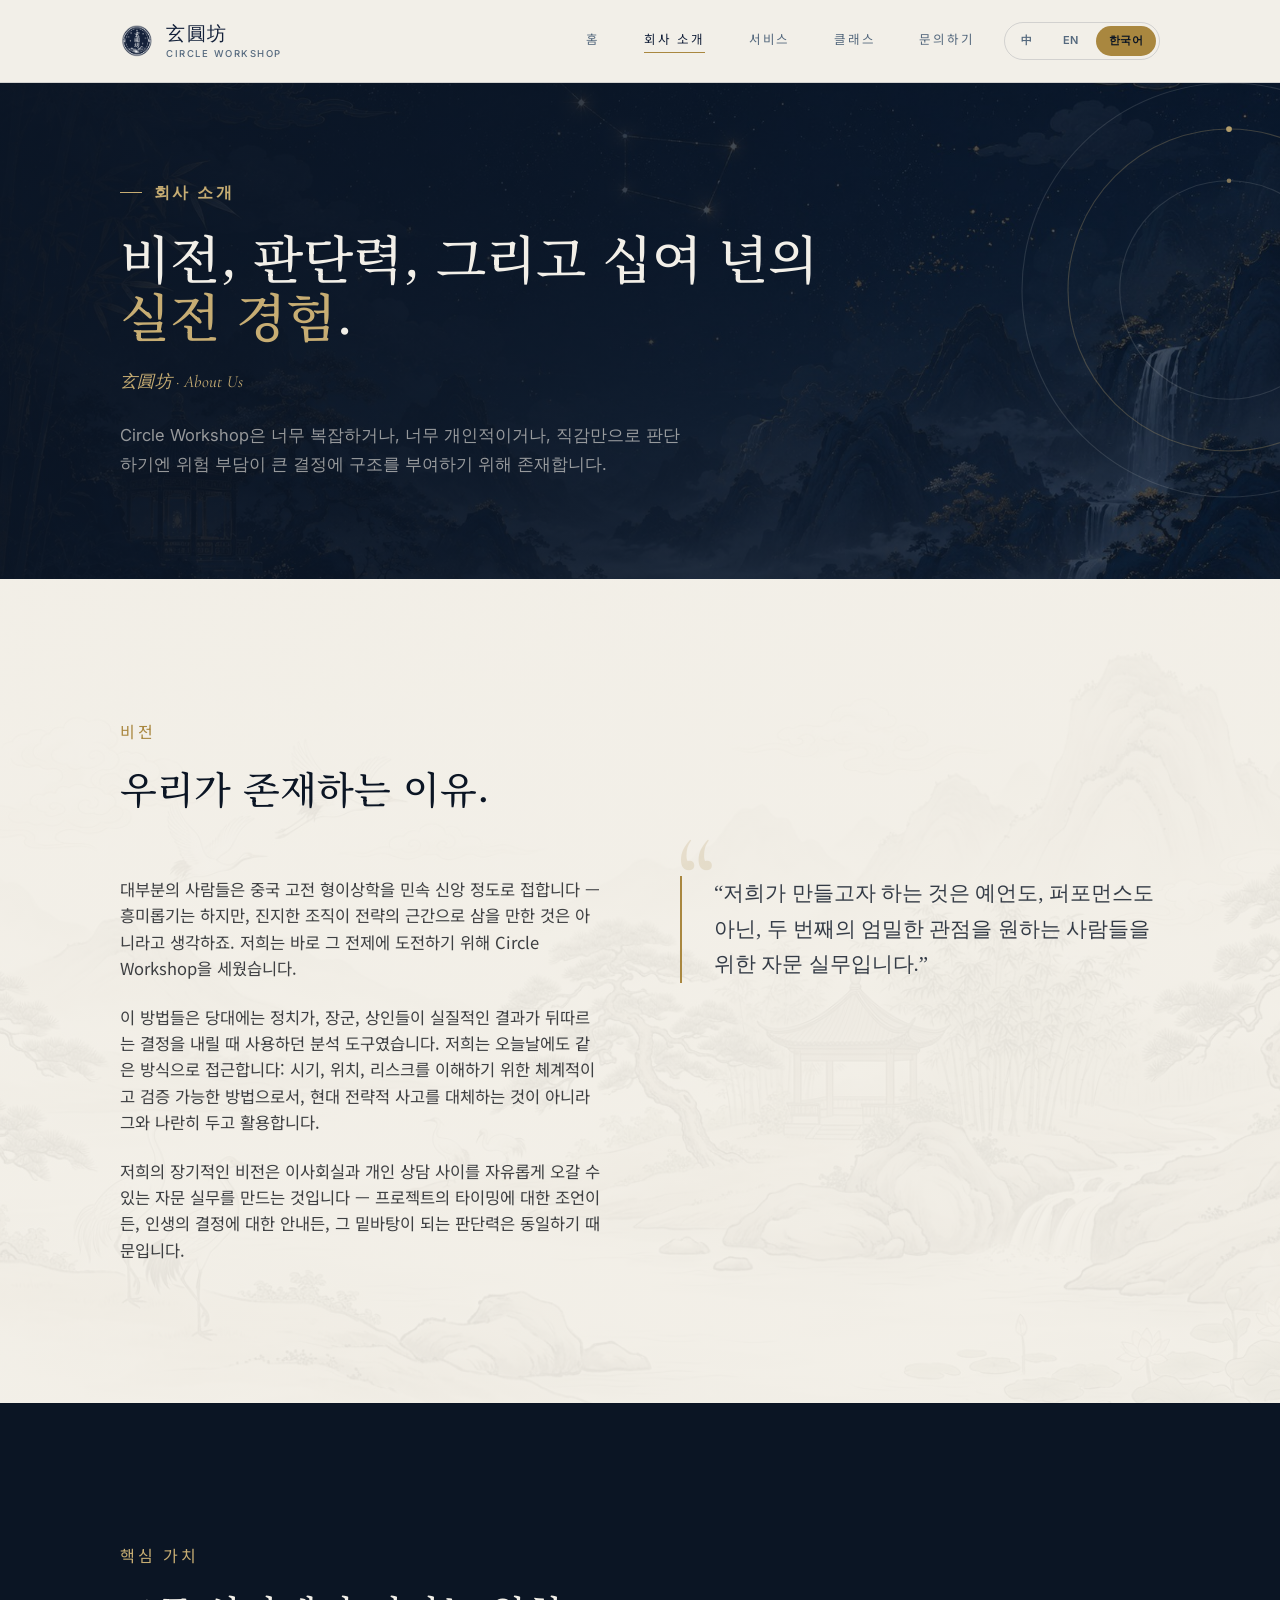
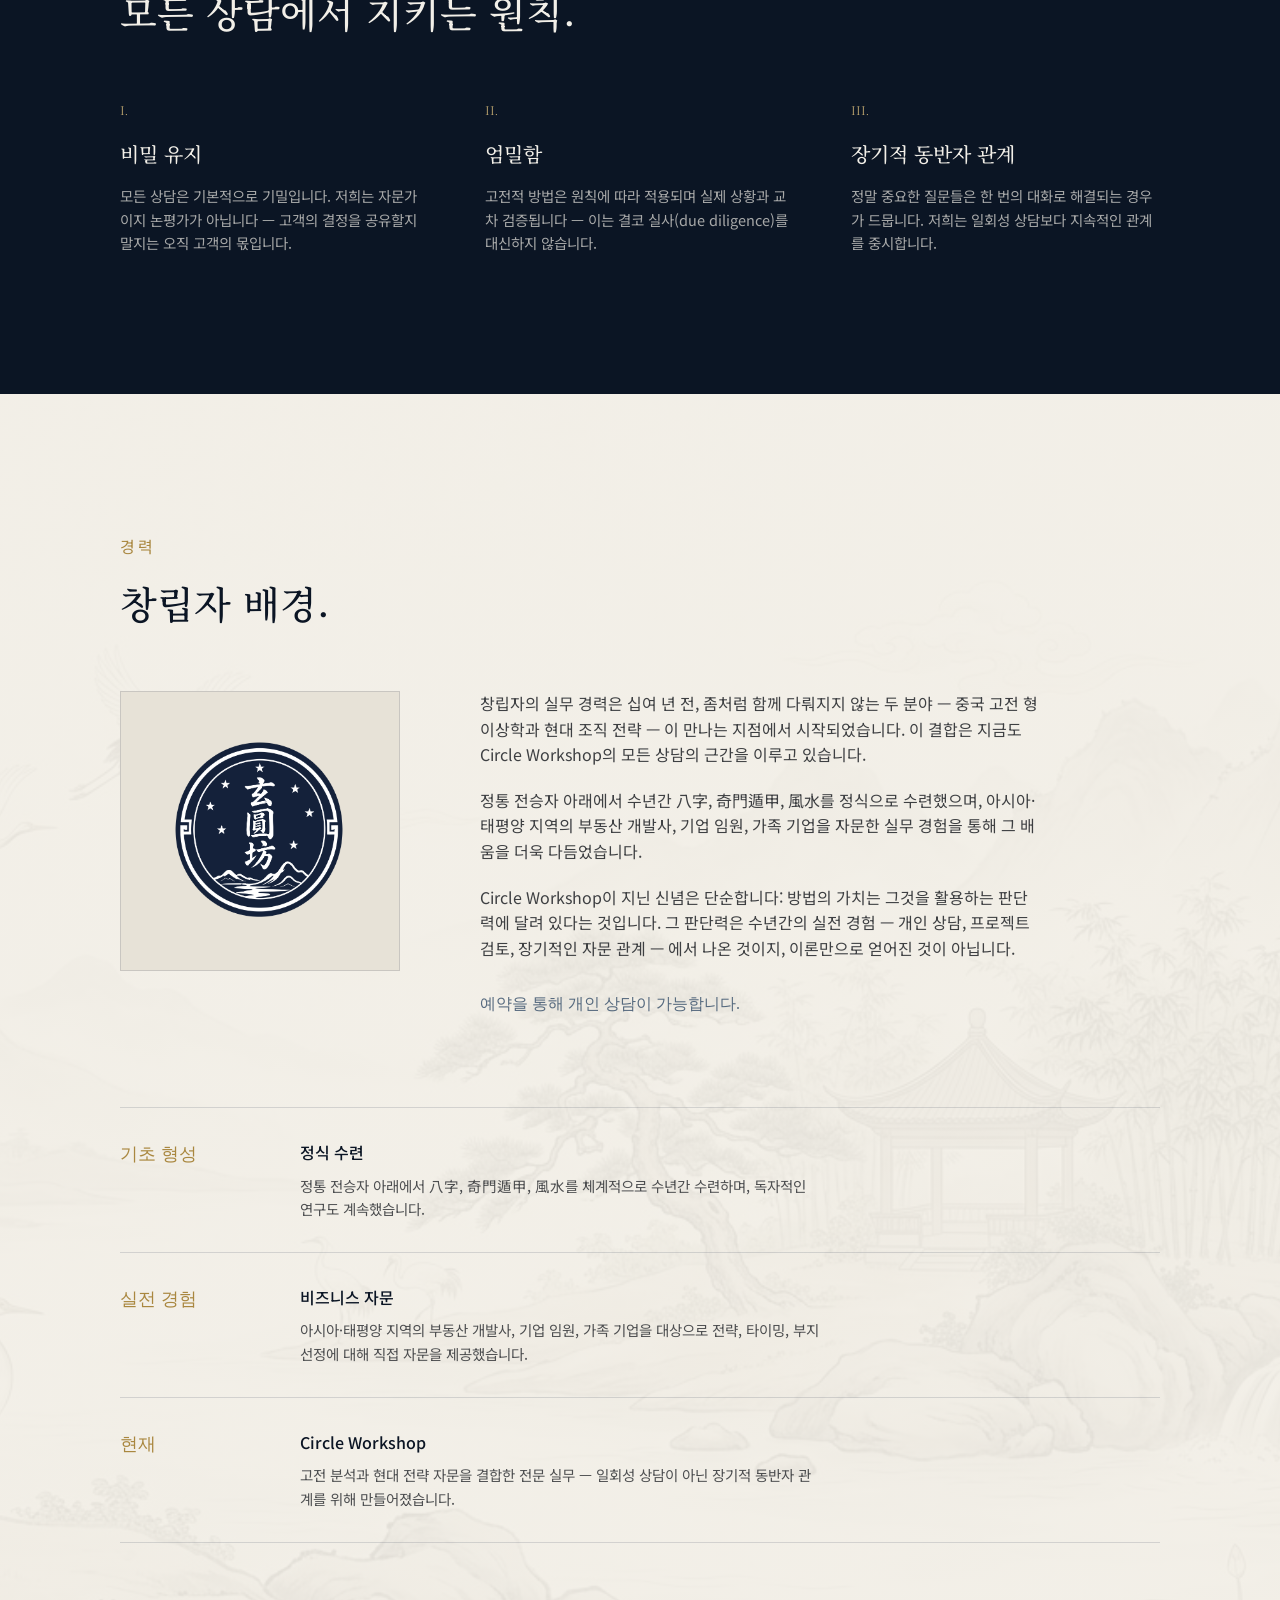
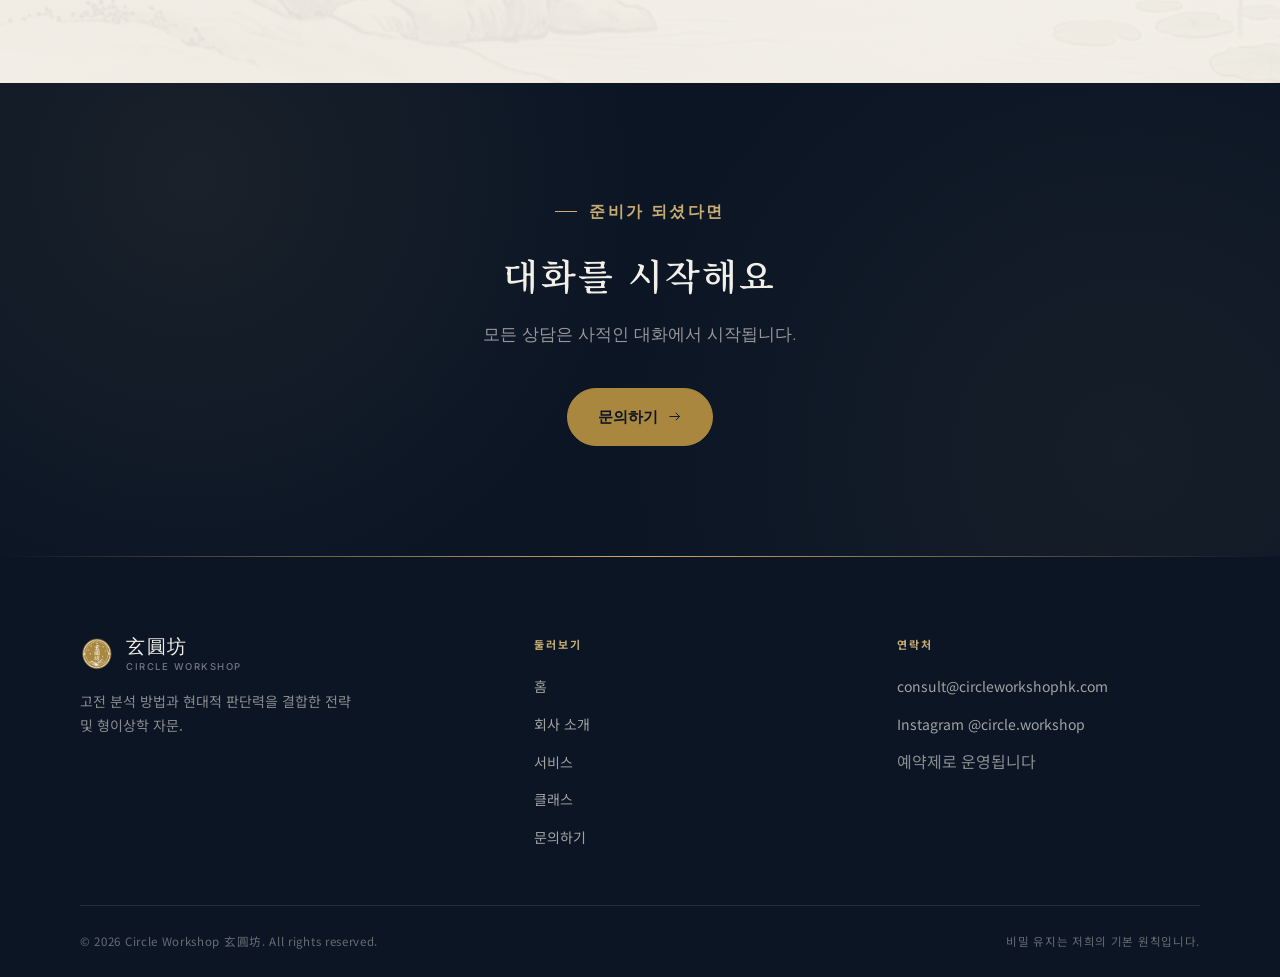
<file: about-ko.html>
<!DOCTYPE html>
<html lang="ko">
<head>
<meta charset="UTF-8">
<meta name="viewport" content="width=device-width, initial-scale=1.0">
<title>회사 소개 — Circle Workshop 玄圓坊</title>
<link rel="icon" href="images/logo.png">
<link rel="preconnect" href="https://fonts.googleapis.com">
<link rel="preconnect" href="https://fonts.gstatic.com" crossorigin>
<link href="https://fonts.googleapis.com/css2?family=Noto+Serif+SC:wght@300;400;600&family=Noto+Serif+KR:wght@400;500;600&family=Noto+Sans+KR:wght@300;400;500;600;700&family=Cormorant+Garamond:ital,wght@0,500;0,600;1,400&family=Inter:wght@300;400;500;600&display=swap" rel="stylesheet">
<link rel="stylesheet" href="style.css">
<style>
  body{ font-family:'Noto Sans KR', var(--sans); }
  .hero-headline, .section-title, .cta-title, .page-hero h1, .process-copy h3,
  .service-card h3, .sd-name, .founder-name, .value-item h3, .curriculum-item h3,
  .contact-title, .lang-badge{ font-family:'Noto Serif KR', var(--serif-cn); }
</style>
</head>
<body>

<header id="siteHeader">
  <nav class="wrap">
    <a href="index-ko.html" class="brand-mark">
      <img src="images/logo.png" alt="Circle Workshop">
      <span class="brand-text">
        <span class="brand-cn">玄圓坊</span>
        <span class="brand-en">Circle Workshop</span>
      </span>
    </a>
    <div class="nav-right">
      <div class="nav-links" id="navLinks">
        <a href="index-ko.html">홈</a>
        <a href="about-ko.html" class="active">회사 소개</a>
        <a href="services-ko.html">서비스</a>
        <a href="courses-ko.html">클래스</a>
        <a href="contact-ko.html">문의하기</a>
      </div>
      <div class="lang-switch-group">
        <a href="about.html" class="lang-opt">中</a>
        <a href="about-en.html" class="lang-opt">EN</a>
        <a href="about-ko.html" class="lang-opt active">한국어</a>
      </div>
      <button class="nav-toggle" id="navToggle" aria-label="Toggle menu">
        <span></span><span></span><span></span>
      </button>
    </div>
  </nav>
</header>

<section class="page-hero">
  <div class="wrap">
    <div class="page-hero-decor" aria-hidden="true">
      <svg viewBox="0 0 400 400" fill="none">
        <circle class="orbit-ring" cx="200" cy="200" r="180"/>
        <circle class="orbit-ring gold arc-draw" cx="200" cy="200" r="140"/>
        <circle class="orbit-ring" cx="200" cy="200" r="95"/>
        <g class="orbit-spin-mid" style="transform-origin:200px 200px;">
          <circle class="orbit-dot" cx="380" cy="200" r="3"/>
        </g>
        <g class="orbit-spin-slow" style="transform-origin:200px 200px;">
          <circle class="orbit-dot" cx="200" cy="60" r="2.5"/>
        </g>
        <g class="orbit-spin-fast" style="transform-origin:200px 200px;">
          <circle class="orbit-dot" cx="200" cy="105" r="2" opacity="0.7"/>
        </g>
      </svg>
    </div>
    <div class="eyebrow">회사 소개</div>
    <h1>비전, 판단력, 그리고 십여 년의 <em style="font-style:normal;color:var(--gold-soft);">실전 경험</em>.</h1>
    <div class="cn-sub">玄圓坊 · About Us</div>
    <p class="lede">Circle Workshop은 너무 복잡하거나, 너무 개인적이거나, 직감만으로 판단하기엔 위험 부담이 큰 결정에 구조를 부여하기 위해 존재합니다.</p>
  </div>
</section>

<section class="philosophy">
  <div class="wrap">
    <div class="section-head reveal">
      <div class="section-eyebrow">비전</div>
      <h2 class="section-title">우리가 존재하는 이유.</h2>
    </div>
    <div class="philosophy-grid">
      <div class="reveal">
        <p>대부분의 사람들은 중국 고전 형이상학을 민속 신앙 정도로 접합니다 — 흥미롭기는 하지만, 진지한 조직이 전략의 근간으로 삼을 만한 것은 아니라고 생각하죠. 저희는 바로 그 전제에 도전하기 위해 Circle Workshop을 세웠습니다.</p>
        <p>이 방법들은 당대에는 정치가, 장군, 상인들이 실질적인 결과가 뒤따르는 결정을 내릴 때 사용하던 분석 도구였습니다. 저희는 오늘날에도 같은 방식으로 접근합니다: 시기, 위치, 리스크를 이해하기 위한 체계적이고 검증 가능한 방법으로서, 현대 전략적 사고를 대체하는 것이 아니라 그와 나란히 두고 활용합니다.</p>
        <p>저희의 장기적인 비전은 이사회실과 개인 상담 사이를 자유롭게 오갈 수 있는 자문 실무를 만드는 것입니다 — 프로젝트의 타이밍에 대한 조언이든, 인생의 결정에 대한 안내든, 그 밑바탕이 되는 판단력은 동일하기 때문입니다.</p>
      </div>
      <div class="reveal quote-block">
        <p>&ldquo;저희가 만들고자 하는 것은 예언도, 퍼포먼스도 아닌, 두 번째의 엄밀한 관점을 원하는 사람들을 위한 자문 실무입니다.&rdquo;</p>
      </div>
    </div>
  </div>
</section>

<section class="values">
  <div class="wrap">
    <div class="section-head reveal">
      <div class="section-eyebrow">핵심 가치</div>
      <h2 class="section-title">모든 상담에서 지키는 원칙.</h2>
    </div>
    <div class="value-grid reveal">
      <div class="value-item">
        <div class="v-num">I.</div>
        <h3>비밀 유지</h3>
        <p>모든 상담은 기본적으로 기밀입니다. 저희는 자문가이지 논평가가 아닙니다 — 고객의 결정을 공유할지 말지는 오직 고객의 몫입니다.</p>
      </div>
      <div class="value-item">
        <div class="v-num">II.</div>
        <h3>엄밀함</h3>
        <p>고전적 방법은 원칙에 따라 적용되며 실제 상황과 교차 검증됩니다 — 이는 결코 실사(due diligence)를 대신하지 않습니다.</p>
      </div>
      <div class="value-item">
        <div class="v-num">III.</div>
        <h3>장기적 동반자 관계</h3>
        <p>정말 중요한 질문들은 한 번의 대화로 해결되는 경우가 드뭅니다. 저희는 일회성 상담보다 지속적인 관계를 중시합니다.</p>
      </div>
    </div>
  </div>
</section>

<section id="founder" class="founder">
  <div class="wrap">
    <div class="section-head reveal">
      <div class="section-eyebrow">경력</div>
      <h2 class="section-title">창립자 배경.</h2>
    </div>
    <div class="founder-grid">
      <div class="reveal founder-mark">
        <img src="images/logo.png" alt="Circle Workshop">
      </div>
      <div class="reveal founder-copy">
        <p>창립자의 실무 경력은 십여 년 전, 좀처럼 함께 다뤄지지 않는 두 분야 — 중국 고전 형이상학과 현대 조직 전략 — 이 만나는 지점에서 시작되었습니다. 이 결합은 지금도 Circle Workshop의 모든 상담의 근간을 이루고 있습니다.</p>
        <p>정통 전승자 아래에서 수년간 八字, 奇門遁甲, 風水를 정식으로 수련했으며, 아시아·태평양 지역의 부동산 개발사, 기업 임원, 가족 기업을 자문한 실무 경험을 통해 그 배움을 더욱 다듬었습니다.</p>
        <p>Circle Workshop이 지닌 신념은 단순합니다: 방법의 가치는 그것을 활용하는 판단력에 달려 있다는 것입니다. 그 판단력은 수년간의 실전 경험 — 개인 상담, 프로젝트 검토, 장기적인 자문 관계 — 에서 나온 것이지, 이론만으로 얻어진 것이 아닙니다.</p>
        <div class="founder-signoff">예약을 통해 개인 상담이 가능합니다.</div>
      </div>
    </div>

    <div class="timeline reveal" style="margin-top:90px;">
      <div class="timeline-row">
        <div class="t-year">기초 형성</div>
        <div class="t-copy">
          <h4>정식 수련</h4>
          <p>정통 전승자 아래에서 八字, 奇門遁甲, 風水를 체계적으로 수년간 수련하며, 독자적인 연구도 계속했습니다.</p>
        </div>
      </div>
      <div class="timeline-row">
        <div class="t-year">실전 경험</div>
        <div class="t-copy">
          <h4>비즈니스 자문</h4>
          <p>아시아·태평양 지역의 부동산 개발사, 기업 임원, 가족 기업을 대상으로 전략, 타이밍, 부지 선정에 대해 직접 자문을 제공했습니다.</p>
        </div>
      </div>
      <div class="timeline-row">
        <div class="t-year">현재</div>
        <div class="t-copy">
          <h4>Circle Workshop</h4>
          <p>고전 분석과 현대 전략 자문을 결합한 전문 실무 — 일회성 상담이 아닌 장기적 동반자 관계를 위해 만들어졌습니다.</p>
        </div>
      </div>
    </div>
  </div>
</section>

<section class="cta-banner">
  <div class="wrap" style="text-align:center;">
    <div class="cta-eyebrow reveal in-view">준비가 되셨다면</div>
    <h2 class="cta-title reveal in-view" style="font-weight:600;">대화를 시작해요</h2>
    <p class="cta-sub reveal in-view">모든 상담은 사적인 대화에서 시작됩니다.</p>
    <div class="cta-buttons reveal in-view">
      <a class="btn" href="contact-ko.html">문의하기
        <svg viewBox="0 0 24 24" fill="none" stroke="currentColor" stroke-width="1.5"><path d="M4 12h16M14 6l6 6-6 6"/></svg>
      </a>
    </div>
  </div>
</section>

<footer>
  <div class="wrap footer-main">
    <div class="footer-brand">
      <div class="brand-mark">
        <img src="images/logo-gold.png" alt="Circle Workshop">
        <span class="brand-text">
          <span class="brand-cn">玄圓坊</span>
          <span class="brand-en">Circle Workshop</span>
        </span>
      </div>
      <p>고전 분석 방법과 현대적 판단력을 결합한 전략 및 형이상학 자문.</p>
    </div>
    <div class="footer-col">
      <h4>둘러보기</h4>
      <ul>
        <li><a href="index-ko.html">홈</a></li>
        <li><a href="about-ko.html">회사 소개</a></li>
        <li><a href="services-ko.html">서비스</a></li>
        <li><a href="courses-ko.html">클래스</a></li>
        <li><a href="contact-ko.html">문의하기</a></li>
      </ul>
    </div>
    <div class="footer-col">
      <h4>연락처</h4>
      <ul>
        <li><a href="mailto:consult@circleworkshophk.com">consult@circleworkshophk.com</a></li>
        <li><a href="https://instagram.com/circle.workshop" target="_blank" rel="noopener">Instagram @circle.workshop</a></li>
        <li>예약제로 운영됩니다</li>
      </ul>
    </div>
  </div>
  <div class="wrap footer-bottom">
    <div>&copy; 2026 Circle Workshop 玄圓坊. All rights reserved.</div>
    <div>비밀 유지는 저희의 기본 원칙입니다.</div>
  </div>
</footer>

<script src="script.js"></script>
</body>
</html>
</file>
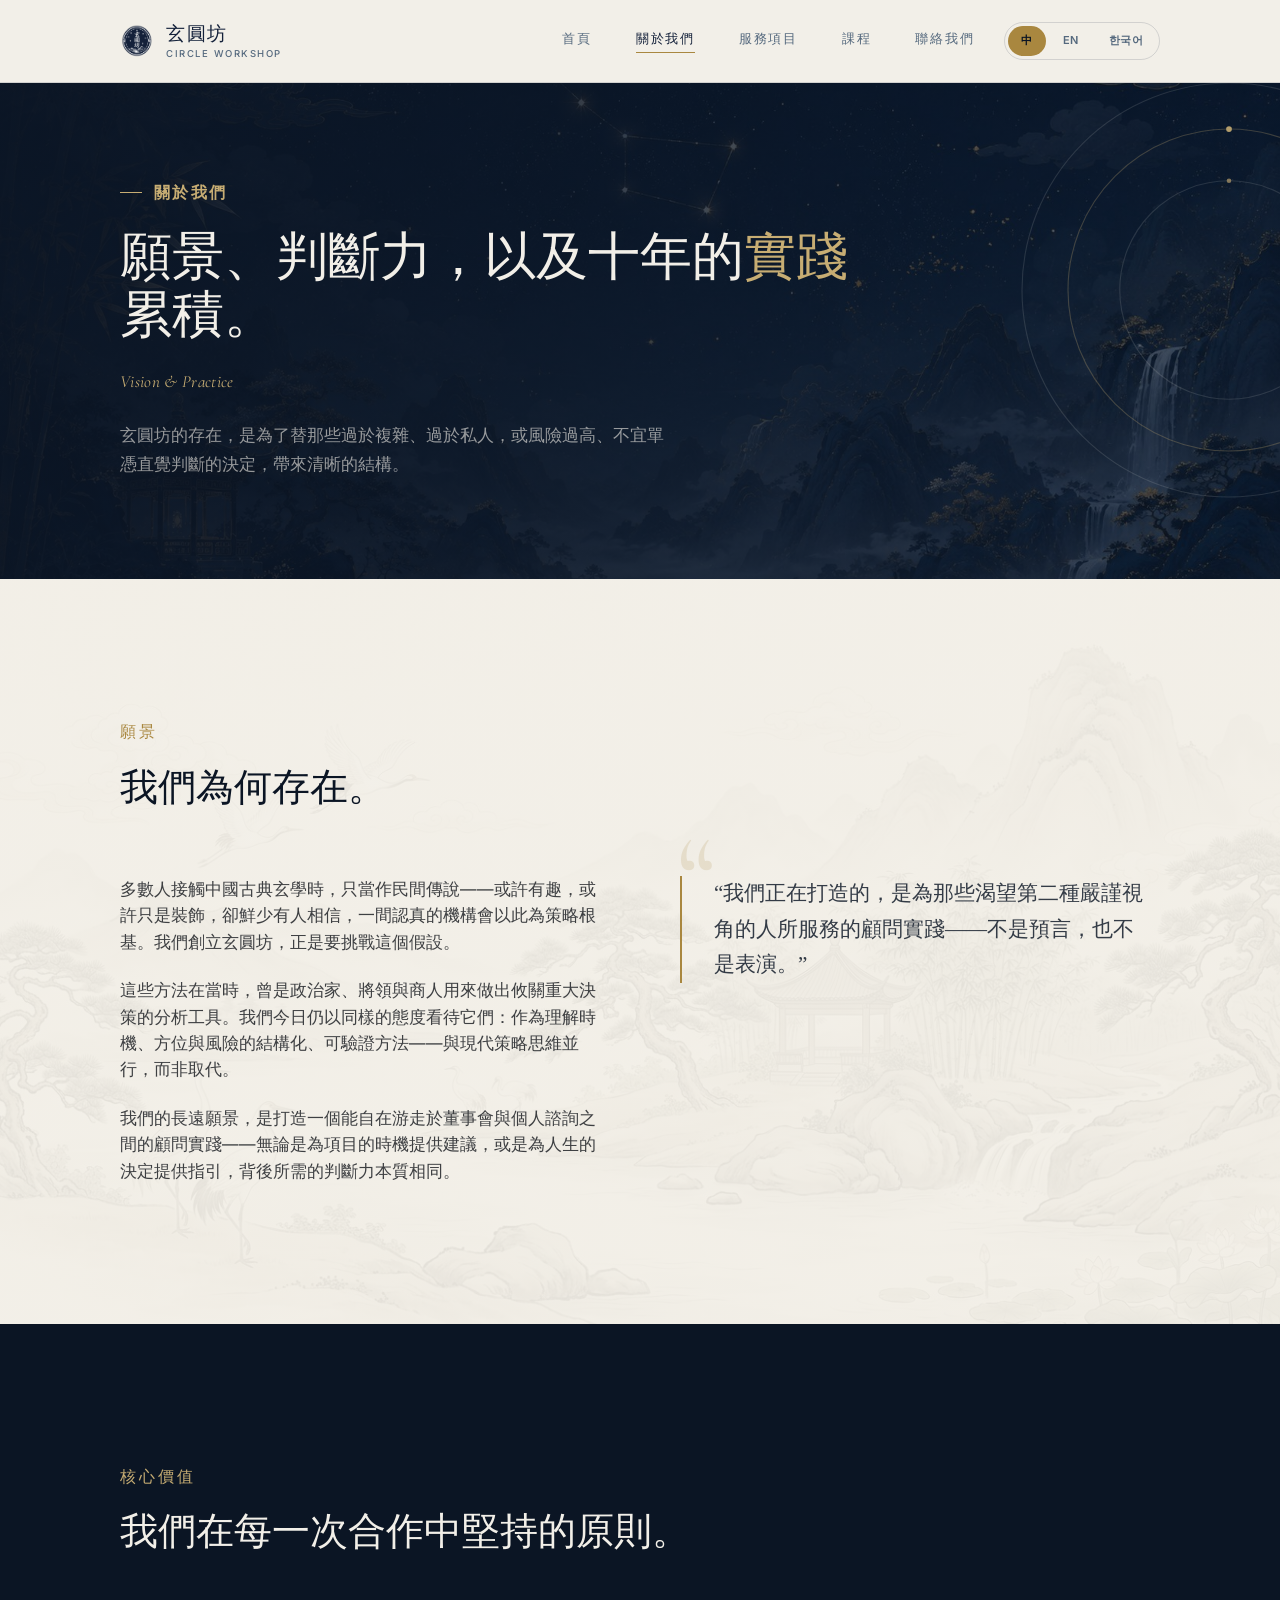
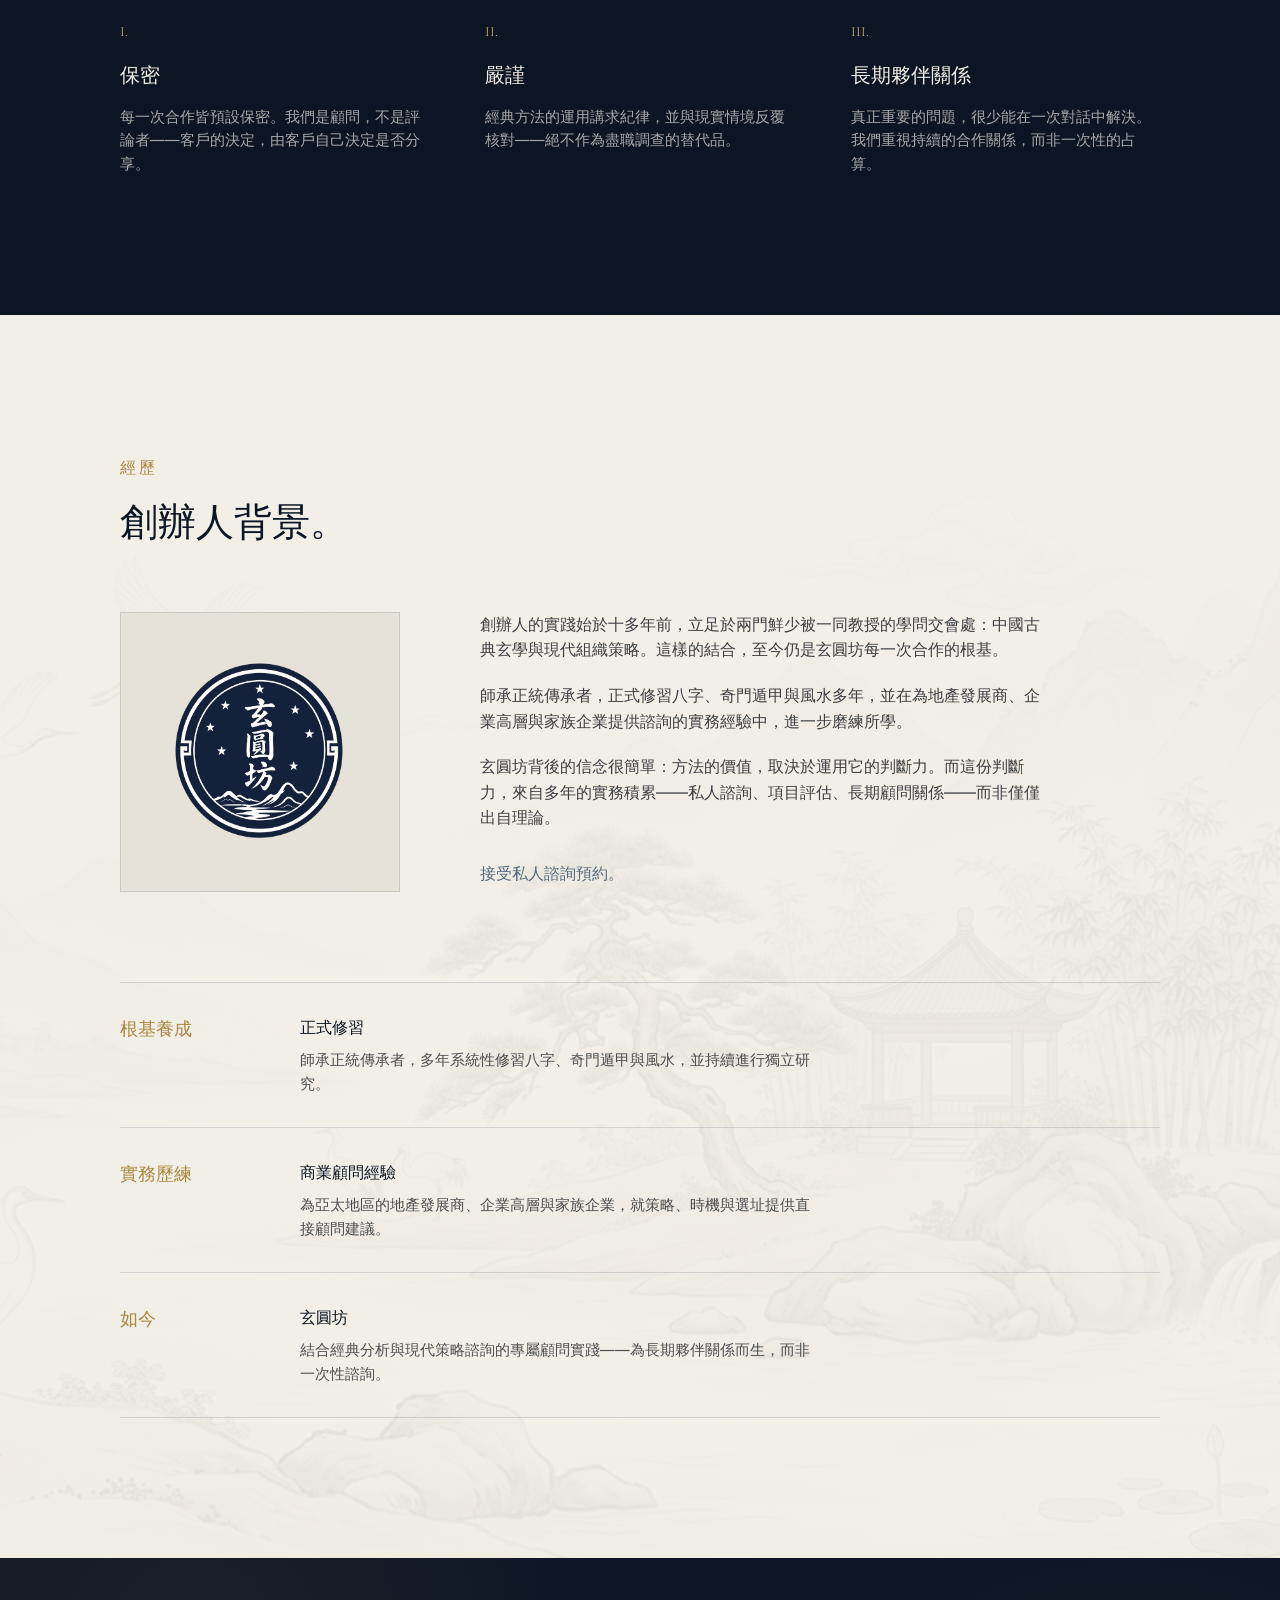
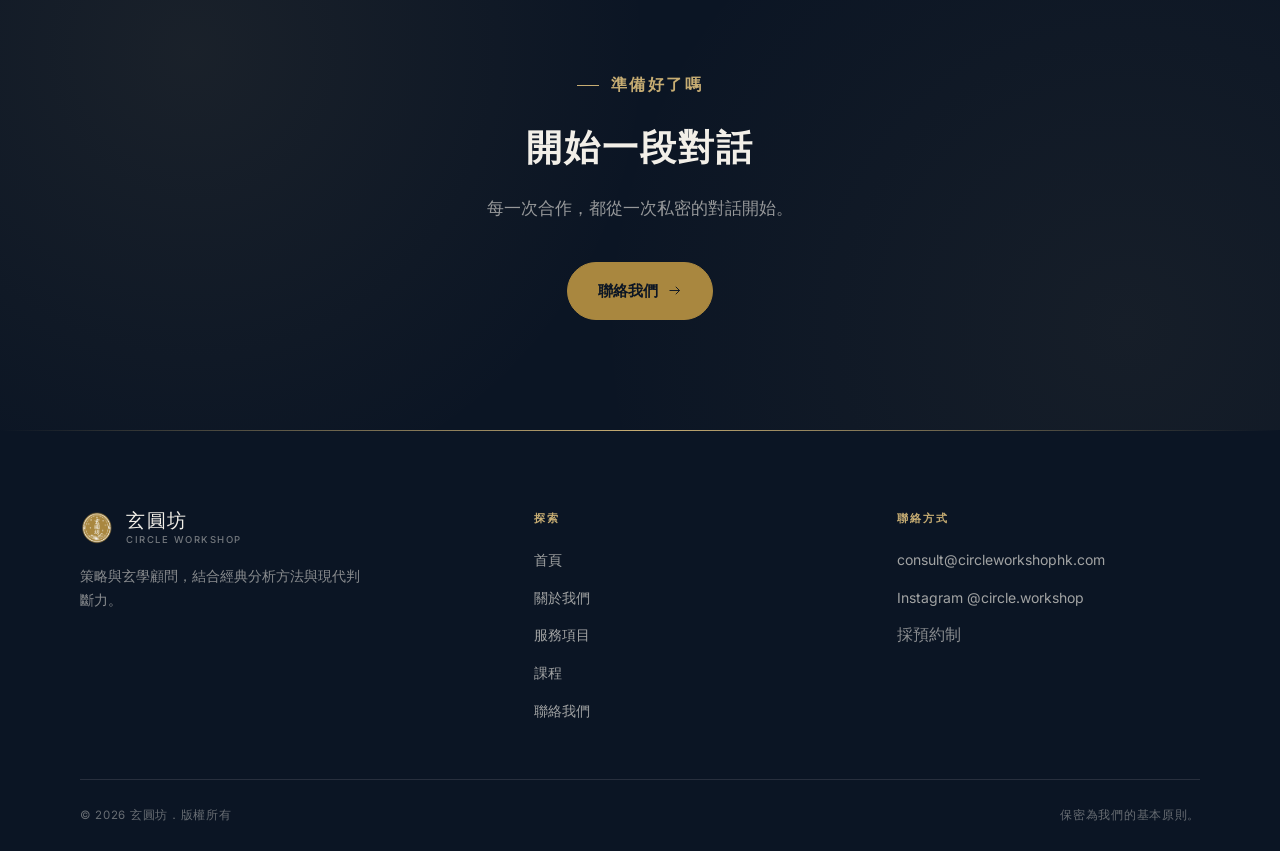
<file: about.html>
<!DOCTYPE html>
<html lang="zh-Hant">
<head>
<meta charset="UTF-8">
<meta name="viewport" content="width=device-width, initial-scale=1.0">
<title>關於我們 — 玄圓坊</title>
<link rel="icon" href="images/logo.png">
<link rel="preconnect" href="https://fonts.googleapis.com">
<link rel="preconnect" href="https://fonts.gstatic.com" crossorigin>
<link href="https://fonts.googleapis.com/css2?family=Noto+Serif+SC:wght@300;400;600&family=Cormorant+Garamond:ital,wght@0,500;0,600;1,400&family=Inter:wght@300;400;500;600&display=swap" rel="stylesheet">
<link rel="stylesheet" href="style.css">
</head>
<body>

<header id="siteHeader">
  <nav class="wrap">
    <a href="index.html" class="brand-mark">
      <img src="images/logo.png" alt="玄圓坊">
      <span class="brand-text">
        <span class="brand-cn">玄圓坊</span>
        <span class="brand-en">Circle Workshop</span>
      </span>
    </a>
    <div class="nav-right">
      <div class="nav-links" id="navLinks">
      <a href="index.html">首頁</a>
      <a href="about.html" class="active">關於我們</a>
      <a href="services.html">服務項目</a>
      <a href="courses.html">課程</a>
      <a href="contact.html">聯絡我們</a>
    </div>
      <div class="lang-switch-group">
        <a href="about.html" class="lang-opt active">中</a>
        <a href="about-en.html" class="lang-opt">EN</a>
        <a href="about-ko.html" class="lang-opt">한국어</a>
      </div>
      <button class="nav-toggle" id="navToggle" aria-label="Toggle menu">
      <span></span><span></span><span></span>
    </button>
    </div>
  </nav>
</header>

<section class="page-hero">
  <div class="wrap">
    <div class="page-hero-decor" aria-hidden="true">
      <svg viewBox="0 0 400 400" fill="none">
        <circle class="orbit-ring" cx="200" cy="200" r="180"/>
        <circle class="orbit-ring gold arc-draw" cx="200" cy="200" r="140"/>
        <circle class="orbit-ring" cx="200" cy="200" r="95"/>
        <g class="orbit-spin-mid" style="transform-origin:200px 200px;">
          <circle class="orbit-dot" cx="380" cy="200" r="3"/>
        </g>
        <g class="orbit-spin-slow" style="transform-origin:200px 200px;">
          <circle class="orbit-dot" cx="200" cy="60" r="2.5"/>
        </g>
        <g class="orbit-spin-fast" style="transform-origin:200px 200px;">
          <circle class="orbit-dot" cx="200" cy="105" r="2" opacity="0.7"/>
        </g>
      </svg>
    </div>
    <div class="eyebrow">關於我們</div>
    <h1>願景、判斷力，以及十年的<em style="font-style:normal;color:var(--gold-soft);">實踐</em>累積。</h1>
    <div class="cn-sub">Vision &amp; Practice</div>
    <p class="lede">玄圓坊的存在，是為了替那些過於複雜、過於私人，或風險過高、不宜單憑直覺判斷的決定，帶來清晰的結構。</p>
  </div>
</section>

<section class="philosophy">
  <div class="wrap">
    <div class="section-head reveal">
      <div class="section-eyebrow">願景</div>
      <h2 class="section-title">我們為何存在。</h2>
    </div>
    <div class="philosophy-grid">
      <div class="reveal">
        <p>多數人接觸中國古典玄學時，只當作民間傳說——或許有趣，或許只是裝飾，卻鮮少有人相信，一間認真的機構會以此為策略根基。我們創立玄圓坊，正是要挑戰這個假設。</p>
        <p>這些方法在當時，曾是政治家、將領與商人用來做出攸關重大決策的分析工具。我們今日仍以同樣的態度看待它們：作為理解時機、方位與風險的結構化、可驗證方法——與現代策略思維並行，而非取代。</p>
        <p>我們的長遠願景，是打造一個能自在游走於董事會與個人諮詢之間的顧問實踐——無論是為項目的時機提供建議，或是為人生的決定提供指引，背後所需的判斷力本質相同。</p>
      </div>
      <div class="reveal quote-block">
        <p>&ldquo;我們正在打造的，是為那些渴望第二種嚴謹視角的人所服務的顧問實踐——不是預言，也不是表演。&rdquo;</p>
      </div>
    </div>
  </div>
</section>

<section class="values">
  <div class="wrap">
    <div class="section-head reveal">
      <div class="section-eyebrow">核心價值</div>
      <h2 class="section-title">我們在每一次合作中堅持的原則。</h2>
    </div>
    <div class="value-grid reveal">
      <div class="value-item">
        <div class="v-num">I.</div>
        <h3>保密</h3>
        <p>每一次合作皆預設保密。我們是顧問，不是評論者——客戶的決定，由客戶自己決定是否分享。</p>
      </div>
      <div class="value-item">
        <div class="v-num">II.</div>
        <h3>嚴謹</h3>
        <p>經典方法的運用講求紀律，並與現實情境反覆核對——絕不作為盡職調查的替代品。</p>
      </div>
      <div class="value-item">
        <div class="v-num">III.</div>
        <h3>長期夥伴關係</h3>
        <p>真正重要的問題，很少能在一次對話中解決。我們重視持續的合作關係，而非一次性的占算。</p>
      </div>
    </div>
  </div>
</section>

<section id="founder" class="founder">
  <div class="wrap">
    <div class="section-head reveal">
      <div class="section-eyebrow">經歷</div>
      <h2 class="section-title">創辦人背景。</h2>
    </div>
    <div class="founder-grid">
      <div class="reveal founder-mark">
        <img src="images/logo.png" alt="玄圓坊">
      </div>
      <div class="reveal founder-copy">
        <p>創辦人的實踐始於十多年前，立足於兩門鮮少被一同教授的學問交會處：中國古典玄學與現代組織策略。這樣的結合，至今仍是玄圓坊每一次合作的根基。</p>
        <p>師承正統傳承者，正式修習八字、奇門遁甲與風水多年，並在為地產發展商、企業高層與家族企業提供諮詢的實務經驗中，進一步磨練所學。</p>
        <p>玄圓坊背後的信念很簡單：方法的價值，取決於運用它的判斷力。而這份判斷力，來自多年的實務積累——私人諮詢、項目評估、長期顧問關係——而非僅僅出自理論。</p>
        <div class="founder-signoff">接受私人諮詢預約。</div>
      </div>
    </div>

    <div class="timeline reveal" style="margin-top:90px;">
      <div class="timeline-row">
        <div class="t-year">根基養成</div>
        <div class="t-copy">
          <h4>正式修習</h4>
          <p>師承正統傳承者，多年系統性修習八字、奇門遁甲與風水，並持續進行獨立研究。</p>
        </div>
      </div>
      <div class="timeline-row">
        <div class="t-year">實務歷練</div>
        <div class="t-copy">
          <h4>商業顧問經驗</h4>
          <p>為亞太地區的地產發展商、企業高層與家族企業，就策略、時機與選址提供直接顧問建議。</p>
        </div>
      </div>
      <div class="timeline-row">
        <div class="t-year">如今</div>
        <div class="t-copy">
          <h4>玄圓坊</h4>
          <p>結合經典分析與現代策略諮詢的專屬顧問實踐——為長期夥伴關係而生，而非一次性諮詢。</p>
        </div>
      </div>
    </div>
  </div>
</section>

<section class="cta-banner">
  <div class="wrap" style="text-align:center;">
    <div class="cta-eyebrow reveal in-view">準備好了嗎</div>
    <h2 class="cta-title reveal in-view">開始一段對話</h2>
    <p class="cta-sub reveal in-view">每一次合作，都從一次私密的對話開始。</p>
    <div class="cta-buttons reveal in-view">
      <a class="btn" href="contact.html">聯絡我們
        <svg viewBox="0 0 24 24" fill="none" stroke="currentColor" stroke-width="1.5"><path d="M4 12h16M14 6l6 6-6 6"/></svg>
      </a>
    </div>
  </div>
</section>

<footer>
  <div class="wrap footer-main">
    <div class="footer-brand">
      <div class="brand-mark">
        <img src="images/logo-gold.png" alt="玄圓坊">
        <span class="brand-text">
          <span class="brand-cn">玄圓坊</span>
          <span class="brand-en">Circle Workshop</span>
        </span>
      </div>
      <p>策略與玄學顧問，結合經典分析方法與現代判斷力。</p>
    </div>
    <div class="footer-col">
      <h4>探索</h4>
      <ul>
        <li><a href="index.html">首頁</a></li>
        <li><a href="about.html">關於我們</a></li>
        <li><a href="services.html">服務項目</a></li>
        <li><a href="courses.html">課程</a></li>
        <li><a href="contact.html">聯絡我們</a></li>
      </ul>
    </div>
    <div class="footer-col">
      <h4>聯絡方式</h4>
      <ul>
        <li><a href="mailto:consult@circleworkshophk.com">consult@circleworkshophk.com</a></li>
        <li><a href="https://instagram.com/circle.workshop" target="_blank" rel="noopener">Instagram @circle.workshop</a></li>
        <li>採預約制</li>
      </ul>
    </div>
  </div>
  <div class="wrap footer-bottom">
    <div>&copy; 2026 玄圓坊．版權所有</div>
    <div>保密為我們的基本原則。</div>
  </div>
</footer>

<script src="script.js"></script>
</body>
</html>
</file>
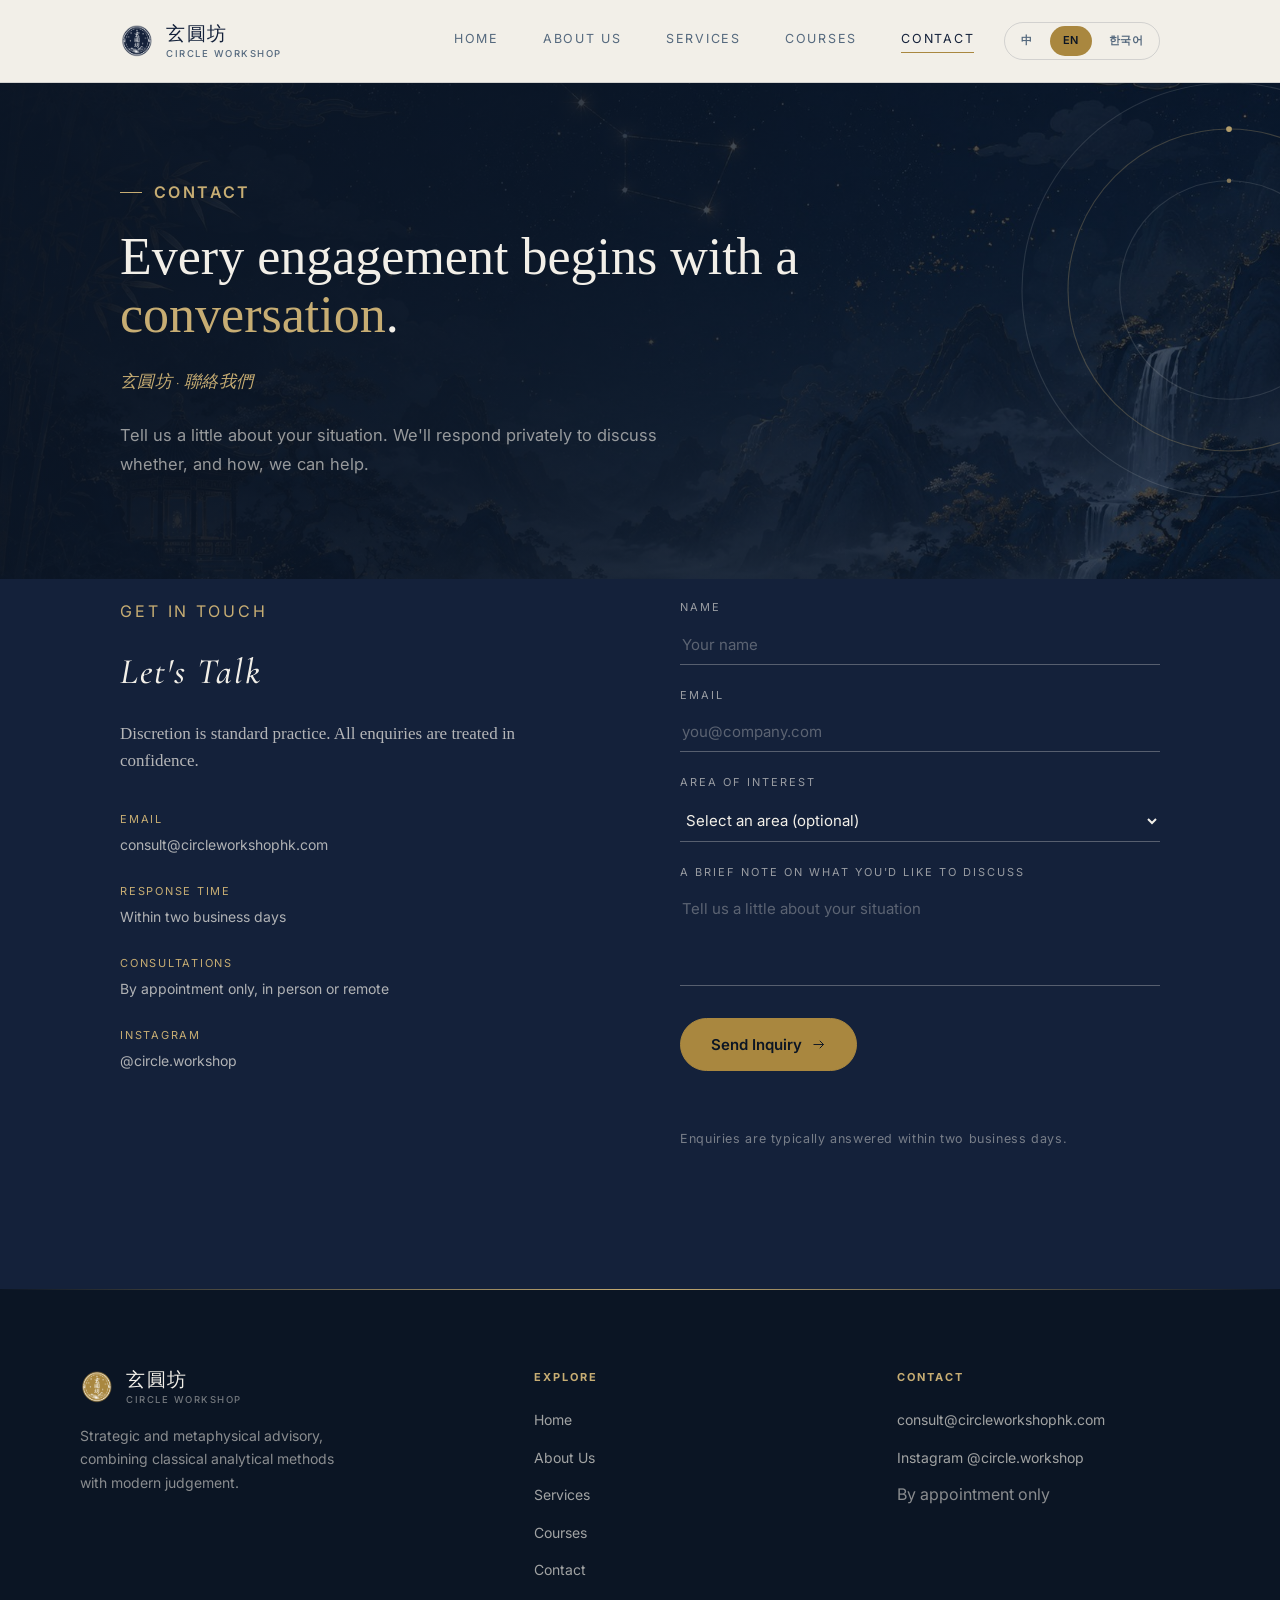
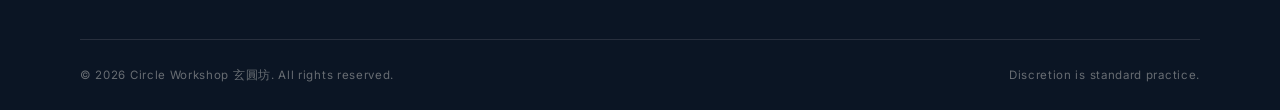
<file: contact-en.html>
<!DOCTYPE html>
<html lang="en">
<head>
<meta charset="UTF-8">
<meta name="viewport" content="width=device-width, initial-scale=1.0">
<title>Contact — Circle Workshop 玄圓坊</title>
<link rel="icon" href="images/logo.png">
<link rel="preconnect" href="https://fonts.googleapis.com">
<link rel="preconnect" href="https://fonts.gstatic.com" crossorigin>
<link href="https://fonts.googleapis.com/css2?family=Noto+Serif+SC:wght@300;400;600&family=Cormorant+Garamond:ital,wght@0,500;0,600;1,400&family=Inter:wght@300;400;500;600&display=swap" rel="stylesheet">
<link rel="stylesheet" href="style.css">
</head>
<body>

<header id="siteHeader">
  <nav class="wrap">
    <a href="index-en.html" class="brand-mark">
      <img src="images/logo.png" alt="Circle Workshop">
      <span class="brand-text">
        <span class="brand-cn">玄圓坊</span>
        <span class="brand-en">Circle Workshop</span>
      </span>
    </a>
    <div class="nav-right">
      <div class="nav-links" id="navLinks">
        <a href="index-en.html">Home</a>
        <a href="about-en.html">About Us</a>
        <a href="services-en.html">Services</a>
        <a href="courses-en.html">Courses</a>
        <a href="contact-en.html" class="active">Contact</a>
      </div>
      <div class="lang-switch-group">
        <a href="contact.html" class="lang-opt">中</a>
        <a href="contact-en.html" class="lang-opt active">EN</a>
        <a href="contact-ko.html" class="lang-opt">한국어</a>
      </div>
      <button class="nav-toggle" id="navToggle" aria-label="Toggle menu">
        <span></span><span></span><span></span>
      </button>
    </div>
  </nav>
</header>

<section class="page-hero">
  <div class="wrap">
    <div class="page-hero-decor" aria-hidden="true">
      <svg viewBox="0 0 400 400" fill="none">
        <circle class="orbit-ring" cx="200" cy="200" r="180"/>
        <circle class="orbit-ring gold arc-draw" cx="200" cy="200" r="140"/>
        <circle class="orbit-ring" cx="200" cy="200" r="95"/>
        <g class="orbit-spin-mid" style="transform-origin:200px 200px;">
          <circle class="orbit-dot" cx="380" cy="200" r="3"/>
        </g>
        <g class="orbit-spin-slow" style="transform-origin:200px 200px;">
          <circle class="orbit-dot" cx="200" cy="60" r="2.5"/>
        </g>
        <g class="orbit-spin-fast" style="transform-origin:200px 200px;">
          <circle class="orbit-dot" cx="200" cy="105" r="2" opacity="0.7"/>
        </g>
      </svg>
    </div>
    <div class="eyebrow">Contact</div>
    <h1>Every engagement begins with a <em style="font-style:normal;color:var(--gold-soft);">conversation</em>.</h1>
    <div class="cn-sub">玄圓坊 · 聯絡我們</div>
    <p class="lede">Tell us a little about your situation. We'll respond privately to discuss whether, and how, we can help.</p>
  </div>
</section>

<section class="contact" style="padding-top:20px;">
  <div class="wrap contact-grid">
    <div class="reveal">
      <div class="section-eyebrow">Get in Touch</div>
      <div class="contact-title" style="font-family:var(--serif-en); font-style:italic; font-weight:500; font-size:clamp(26px,3.4vw,36px); color:var(--paper); margin-bottom:20px;">Let's Talk</div>
      <p class="contact-sub">Discretion is standard practice. All enquiries are treated in confidence.</p>

      <div class="contact-details">
        <div class="cd-item">
          <span class="cd-label">Email</span>
          consult@circleworkshophk.com
        </div>
        <div class="cd-item">
          <span class="cd-label">Response Time</span>
          Within two business days
        </div>
        <div class="cd-item">
          <span class="cd-label">Consultations</span>
          By appointment only, in person or remote
        </div>
        <div class="cd-item">
          <span class="cd-label">Instagram</span>
          <a href="https://instagram.com/circle.workshop" target="_blank" rel="noopener">@circle.workshop</a>
        </div>
      </div>
    </div>

    <form class="contact-form reveal" onsubmit="event.preventDefault(); this.querySelector('.btn').textContent='Message received';">
      <div class="field">
        <label for="name">Name</label>
        <input type="text" id="name" name="name" placeholder="Your name" required>
      </div>
      <div class="field">
        <label for="email">Email</label>
        <input type="email" id="email" name="email" placeholder="you@company.com" required>
      </div>
      <div class="field">
        <label for="interest">Area of Interest</label>
        <select id="interest" name="interest">
          <option value="">Select an area (optional)</option>
          <option>Qimen Dunjia</option>
          <option>Other Divination Methods</option>
          <option>Feng Shui</option>
          <option>Astrological Analysis</option>
          <option>Digital Energy Analysis</option>
          <option>Annual Fortune Analysis</option>
          <option>Courses &amp; Mentorship</option>
          <option>Other Services</option>
        </select>
      </div>
      <div class="field">
        <label for="message">A brief note on what you'd like to discuss</label>
        <textarea id="message" name="message" rows="4" placeholder="Tell us a little about your situation"></textarea>
      </div>
      <button type="submit" class="btn">Send Inquiry
        <svg viewBox="0 0 24 24" fill="none" stroke="currentColor" stroke-width="1.5"><path d="M4 12h16M14 6l6 6-6 6"/></svg>
      </button>
      <div class="contact-note">Enquiries are typically answered within two business days.</div>
    </form>
  </div>
</section>

<footer>
  <div class="wrap footer-main">
    <div class="footer-brand">
      <div class="brand-mark">
        <img src="images/logo-gold.png" alt="Circle Workshop">
        <span class="brand-text">
          <span class="brand-cn">玄圓坊</span>
          <span class="brand-en">Circle Workshop</span>
        </span>
      </div>
      <p>Strategic and metaphysical advisory, combining classical analytical methods with modern judgement.</p>
    </div>
    <div class="footer-col">
      <h4>Explore</h4>
      <ul>
        <li><a href="index-en.html">Home</a></li>
        <li><a href="about-en.html">About Us</a></li>
        <li><a href="services-en.html">Services</a></li>
        <li><a href="courses-en.html">Courses</a></li>
        <li><a href="contact-en.html">Contact</a></li>
      </ul>
    </div>
    <div class="footer-col">
      <h4>Contact</h4>
      <ul>
        <li><a href="mailto:consult@circleworkshophk.com">consult@circleworkshophk.com</a></li>
        <li><a href="https://instagram.com/circle.workshop" target="_blank" rel="noopener">Instagram @circle.workshop</a></li>
        <li>By appointment only</li>
      </ul>
    </div>
  </div>
  <div class="wrap footer-bottom">
    <div>&copy; 2026 Circle Workshop 玄圓坊. All rights reserved.</div>
    <div>Discretion is standard practice.</div>
  </div>
</footer>

<script src="script.js"></script>
</body>
</html>
</file>
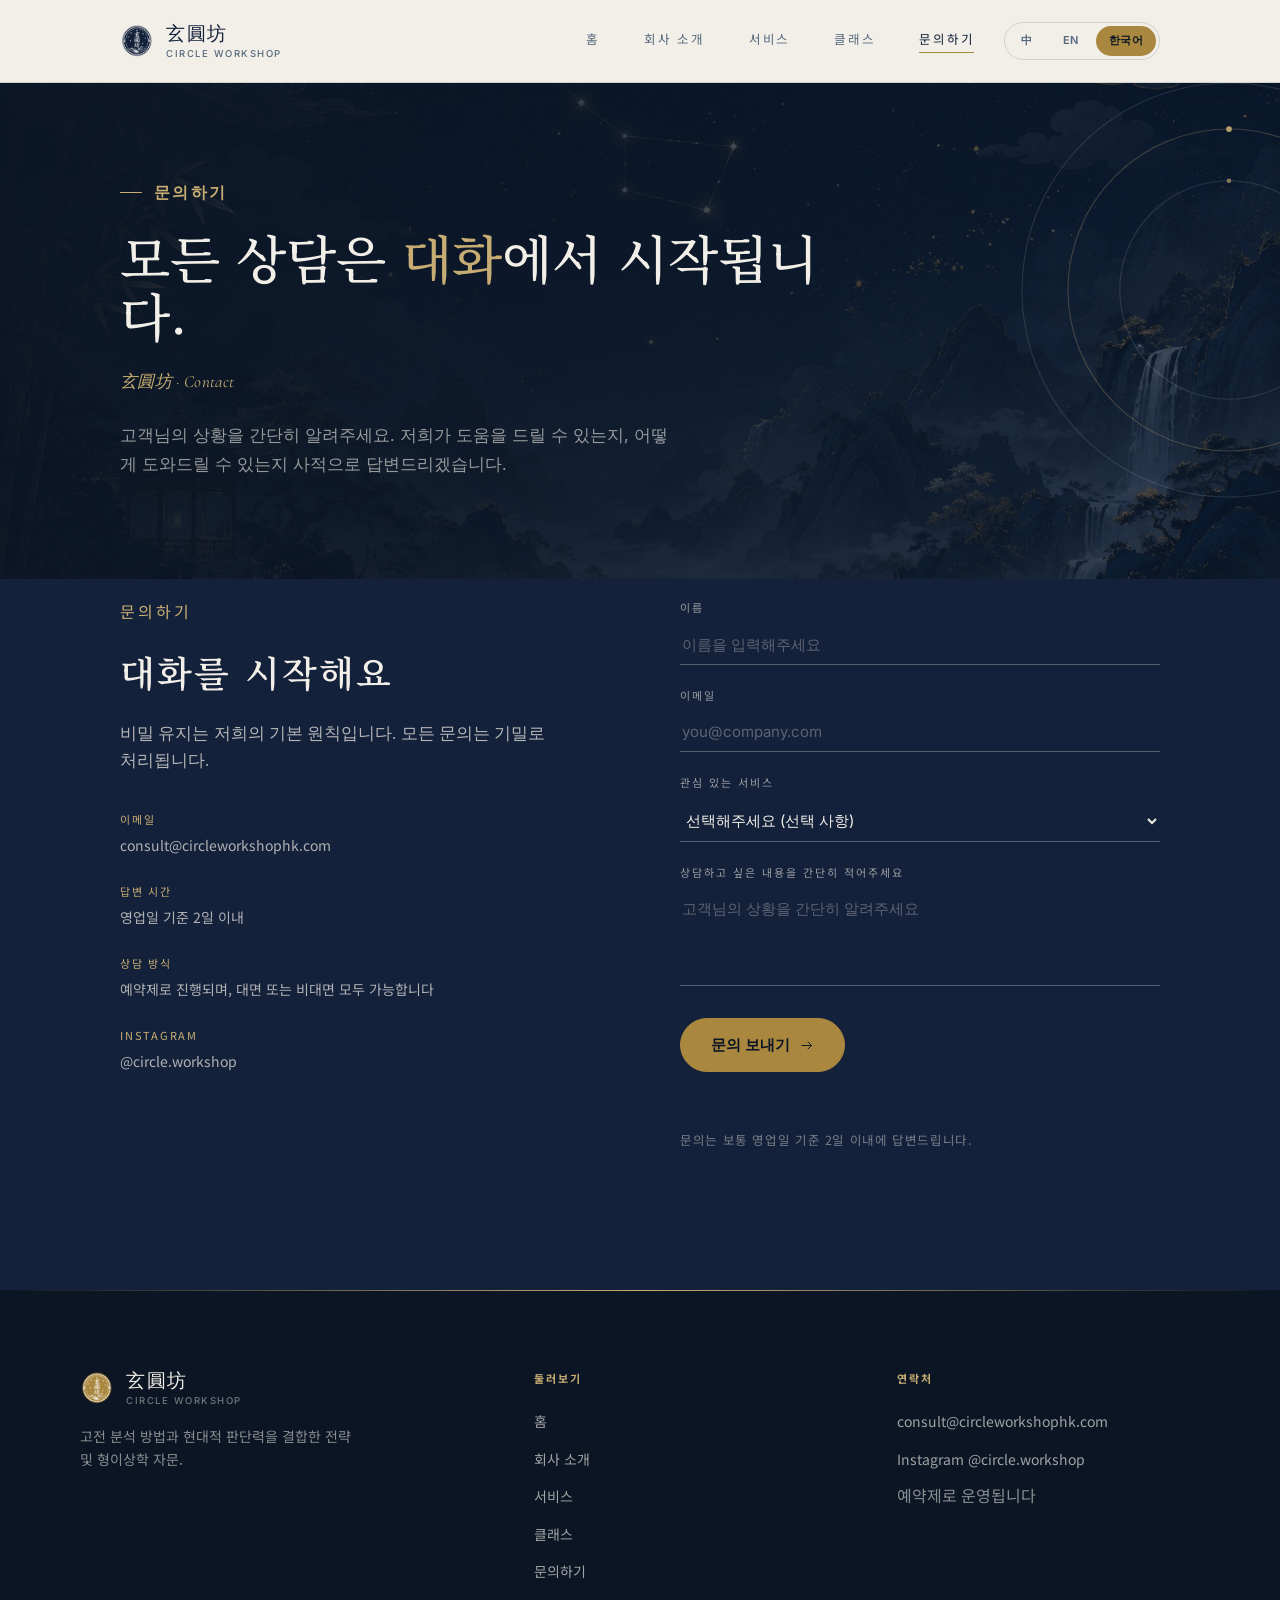
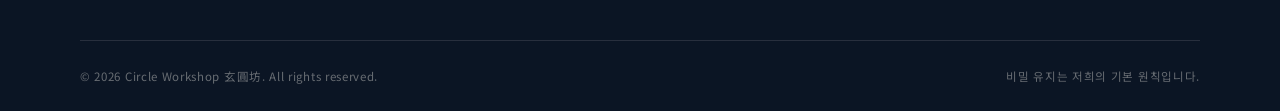
<file: contact-ko.html>
<!DOCTYPE html>
<html lang="ko">
<head>
<meta charset="UTF-8">
<meta name="viewport" content="width=device-width, initial-scale=1.0">
<title>문의하기 — Circle Workshop 玄圓坊</title>
<link rel="icon" href="images/logo.png">
<link rel="preconnect" href="https://fonts.googleapis.com">
<link rel="preconnect" href="https://fonts.gstatic.com" crossorigin>
<link href="https://fonts.googleapis.com/css2?family=Noto+Serif+SC:wght@300;400;600&family=Noto+Serif+KR:wght@400;500;600&family=Noto+Sans+KR:wght@300;400;500;600;700&family=Cormorant+Garamond:ital,wght@0,500;0,600;1,400&family=Inter:wght@300;400;500;600&display=swap" rel="stylesheet">
<link rel="stylesheet" href="style.css">
<style>
  body{ font-family:'Noto Sans KR', var(--sans); }
  .hero-headline, .section-title, .cta-title, .page-hero h1, .process-copy h3,
  .service-card h3, .sd-name, .founder-name, .value-item h3, .curriculum-item h3,
  .contact-title, .lang-badge{ font-family:'Noto Serif KR', var(--serif-cn); }
</style>
</head>
<body>

<header id="siteHeader">
  <nav class="wrap">
    <a href="index-ko.html" class="brand-mark">
      <img src="images/logo.png" alt="Circle Workshop">
      <span class="brand-text">
        <span class="brand-cn">玄圓坊</span>
        <span class="brand-en">Circle Workshop</span>
      </span>
    </a>
    <div class="nav-right">
      <div class="nav-links" id="navLinks">
        <a href="index-ko.html">홈</a>
        <a href="about-ko.html">회사 소개</a>
        <a href="services-ko.html">서비스</a>
        <a href="courses-ko.html">클래스</a>
        <a href="contact-ko.html" class="active">문의하기</a>
      </div>
      <div class="lang-switch-group">
        <a href="contact.html" class="lang-opt">中</a>
        <a href="contact-en.html" class="lang-opt">EN</a>
        <a href="contact-ko.html" class="lang-opt active">한국어</a>
      </div>
      <button class="nav-toggle" id="navToggle" aria-label="Toggle menu">
        <span></span><span></span><span></span>
      </button>
    </div>
  </nav>
</header>

<section class="page-hero">
  <div class="wrap">
    <div class="page-hero-decor" aria-hidden="true">
      <svg viewBox="0 0 400 400" fill="none">
        <circle class="orbit-ring" cx="200" cy="200" r="180"/>
        <circle class="orbit-ring gold arc-draw" cx="200" cy="200" r="140"/>
        <circle class="orbit-ring" cx="200" cy="200" r="95"/>
        <g class="orbit-spin-mid" style="transform-origin:200px 200px;">
          <circle class="orbit-dot" cx="380" cy="200" r="3"/>
        </g>
        <g class="orbit-spin-slow" style="transform-origin:200px 200px;">
          <circle class="orbit-dot" cx="200" cy="60" r="2.5"/>
        </g>
        <g class="orbit-spin-fast" style="transform-origin:200px 200px;">
          <circle class="orbit-dot" cx="200" cy="105" r="2" opacity="0.7"/>
        </g>
      </svg>
    </div>
    <div class="eyebrow">문의하기</div>
    <h1>모든 상담은 <em style="font-style:normal;color:var(--gold-soft);">대화</em>에서 시작됩니다.</h1>
    <div class="cn-sub">玄圓坊 · Contact</div>
    <p class="lede">고객님의 상황을 간단히 알려주세요. 저희가 도움을 드릴 수 있는지, 어떻게 도와드릴 수 있는지 사적으로 답변드리겠습니다.</p>
  </div>
</section>

<section class="contact" style="padding-top:20px;">
  <div class="wrap contact-grid">
    <div class="reveal">
      <div class="section-eyebrow">문의하기</div>
      <div class="contact-title" style="font-weight:600; font-size:clamp(26px,3.4vw,36px); color:var(--paper); margin-bottom:20px;">대화를 시작해요</div>
      <p class="contact-sub">비밀 유지는 저희의 기본 원칙입니다. 모든 문의는 기밀로 처리됩니다.</p>

      <div class="contact-details">
        <div class="cd-item">
          <span class="cd-label">이메일</span>
          consult@circleworkshophk.com
        </div>
        <div class="cd-item">
          <span class="cd-label">답변 시간</span>
          영업일 기준 2일 이내
        </div>
        <div class="cd-item">
          <span class="cd-label">상담 방식</span>
          예약제로 진행되며, 대면 또는 비대면 모두 가능합니다
        </div>
        <div class="cd-item">
          <span class="cd-label">Instagram</span>
          <a href="https://instagram.com/circle.workshop" target="_blank" rel="noopener">@circle.workshop</a>
        </div>
      </div>
    </div>

    <form class="contact-form reveal" onsubmit="event.preventDefault(); this.querySelector('.btn').textContent='메시지가 접수되었습니다';">
      <div class="field">
        <label for="name">이름</label>
        <input type="text" id="name" name="name" placeholder="이름을 입력해주세요" required>
      </div>
      <div class="field">
        <label for="email">이메일</label>
        <input type="email" id="email" name="email" placeholder="you@company.com" required>
      </div>
      <div class="field">
        <label for="interest">관심 있는 서비스</label>
        <select id="interest" name="interest">
          <option value="">선택해주세요 (선택 사항)</option>
          <option>기문둔갑</option>
          <option>기타 점술 방법</option>
          <option>풍수</option>
          <option>명리 분석</option>
          <option>디지털 에너지 분석</option>
          <option>신년 운세</option>
          <option>클래스 &amp; 멘토링</option>
          <option>기타 서비스</option>
        </select>
      </div>
      <div class="field">
        <label for="message">상담하고 싶은 내용을 간단히 적어주세요</label>
        <textarea id="message" name="message" rows="4" placeholder="고객님의 상황을 간단히 알려주세요"></textarea>
      </div>
      <button type="submit" class="btn">문의 보내기
        <svg viewBox="0 0 24 24" fill="none" stroke="currentColor" stroke-width="1.5"><path d="M4 12h16M14 6l6 6-6 6"/></svg>
      </button>
      <div class="contact-note">문의는 보통 영업일 기준 2일 이내에 답변드립니다.</div>
    </form>
  </div>
</section>

<footer>
  <div class="wrap footer-main">
    <div class="footer-brand">
      <div class="brand-mark">
        <img src="images/logo-gold.png" alt="Circle Workshop">
        <span class="brand-text">
          <span class="brand-cn">玄圓坊</span>
          <span class="brand-en">Circle Workshop</span>
        </span>
      </div>
      <p>고전 분석 방법과 현대적 판단력을 결합한 전략 및 형이상학 자문.</p>
    </div>
    <div class="footer-col">
      <h4>둘러보기</h4>
      <ul>
        <li><a href="index-ko.html">홈</a></li>
        <li><a href="about-ko.html">회사 소개</a></li>
        <li><a href="services-ko.html">서비스</a></li>
        <li><a href="courses-ko.html">클래스</a></li>
        <li><a href="contact-ko.html">문의하기</a></li>
      </ul>
    </div>
    <div class="footer-col">
      <h4>연락처</h4>
      <ul>
        <li><a href="mailto:consult@circleworkshophk.com">consult@circleworkshophk.com</a></li>
        <li><a href="https://instagram.com/circle.workshop" target="_blank" rel="noopener">Instagram @circle.workshop</a></li>
        <li>예약제로 운영됩니다</li>
      </ul>
    </div>
  </div>
  <div class="wrap footer-bottom">
    <div>&copy; 2026 Circle Workshop 玄圓坊. All rights reserved.</div>
    <div>비밀 유지는 저희의 기본 원칙입니다.</div>
  </div>
</footer>

<script src="script.js"></script>
</body>
</html>
</file>
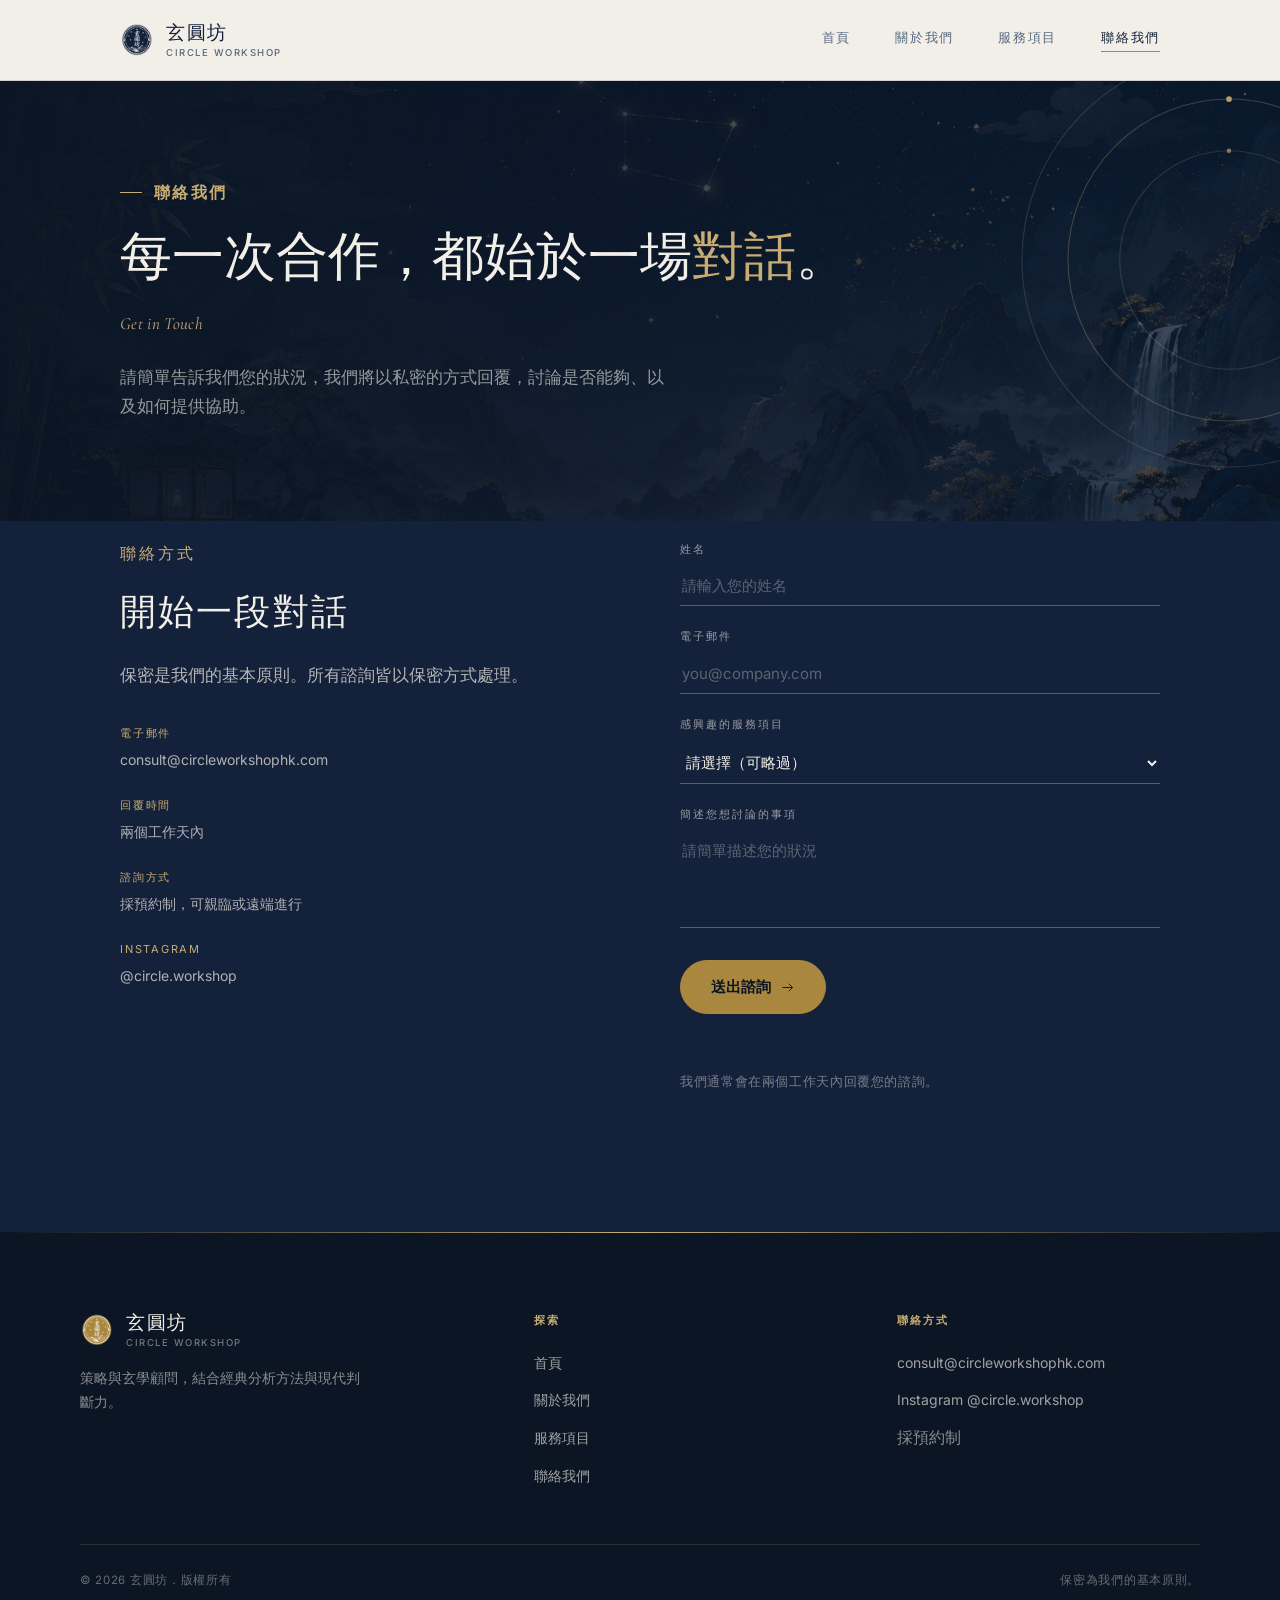
<file: contact.html>
<!DOCTYPE html>
<html lang="zh-Hant">
<head>
<meta charset="UTF-8">
<meta name="viewport" content="width=device-width, initial-scale=1.0">
<title>聯絡我們 — 玄圓坊</title>
<link rel="icon" href="images/logo.png">
<link rel="preconnect" href="https://fonts.googleapis.com">
<link rel="preconnect" href="https://fonts.gstatic.com" crossorigin>
<link href="https://fonts.googleapis.com/css2?family=Noto+Serif+SC:wght@300;400;600&family=Cormorant+Garamond:ital,wght@0,500;0,600;1,400&family=Inter:wght@300;400;500;600&display=swap" rel="stylesheet">
<link rel="stylesheet" href="style.css">
</head>
<body>

<header id="siteHeader">
  <nav class="wrap">
    <a href="index.html" class="brand-mark">
      <img src="images/logo.png" alt="玄圓坊">
      <span class="brand-text">
        <span class="brand-cn">玄圓坊</span>
        <span class="brand-en">Circle Workshop</span>
      </span>
    </a>
    <div class="nav-links" id="navLinks">
      <a href="index.html">首頁</a>
      <a href="about.html">關於我們</a>
      <a href="services.html">服務項目</a>
      <a href="contact.html" class="active">聯絡我們</a>
    </div>
    <button class="nav-toggle" id="navToggle" aria-label="Toggle menu">
      <span></span><span></span><span></span>
    </button>
  </nav>
</header>

<section class="page-hero">
  <div class="wrap">
    <div class="page-hero-decor" aria-hidden="true">
      <svg viewBox="0 0 400 400" fill="none">
        <circle class="orbit-ring" cx="200" cy="200" r="180"/>
        <circle class="orbit-ring gold arc-draw" cx="200" cy="200" r="140"/>
        <circle class="orbit-ring" cx="200" cy="200" r="95"/>
        <g class="orbit-spin-mid" style="transform-origin:200px 200px;">
          <circle class="orbit-dot" cx="380" cy="200" r="3"/>
        </g>
        <g class="orbit-spin-slow" style="transform-origin:200px 200px;">
          <circle class="orbit-dot" cx="200" cy="60" r="2.5"/>
        </g>
        <g class="orbit-spin-fast" style="transform-origin:200px 200px;">
          <circle class="orbit-dot" cx="200" cy="105" r="2" opacity="0.7"/>
        </g>
      </svg>
    </div>
    <div class="eyebrow">聯絡我們</div>
    <h1>每一次合作，都始於一場<em style="font-style:normal;color:var(--gold-soft);">對話</em>。</h1>
    <div class="cn-sub">Get in Touch</div>
    <p class="lede">請簡單告訴我們您的狀況，我們將以私密的方式回覆，討論是否能夠、以及如何提供協助。</p>
  </div>
</section>

<section class="contact" style="padding-top:20px;">
  <div class="wrap contact-grid">
    <div class="reveal">
      <div class="section-eyebrow">聯絡方式</div>
      <div class="contact-title">開始一段對話</div>
      <p class="contact-sub">保密是我們的基本原則。所有諮詢皆以保密方式處理。</p>

      <div class="contact-details">
        <div class="cd-item">
          <span class="cd-label">電子郵件</span>
          consult@circleworkshophk.com
        </div>
        <div class="cd-item">
          <span class="cd-label">回覆時間</span>
          兩個工作天內
        </div>
        <div class="cd-item">
          <span class="cd-label">諮詢方式</span>
          採預約制，可親臨或遠端進行
        </div>
        <div class="cd-item">
          <span class="cd-label">Instagram</span>
          <a href="https://instagram.com/circle.workshop" target="_blank" rel="noopener">@circle.workshop</a>
        </div>
      </div>
    </div>

    <form class="contact-form reveal" onsubmit="event.preventDefault(); this.querySelector('.btn').textContent='已收到訊息';">
      <div class="field">
        <label for="name">姓名</label>
        <input type="text" id="name" name="name" placeholder="請輸入您的姓名" required>
      </div>
      <div class="field">
        <label for="email">電子郵件</label>
        <input type="email" id="email" name="email" placeholder="you@company.com" required>
      </div>
      <div class="field">
        <label for="interest">感興趣的服務項目</label>
        <select id="interest" name="interest">
          <option value="">請選擇（可略過）</option>
          <option>奇門遁甲</option>
          <option>其他占卜方法</option>
          <option>風水</option>
          <option>命理分析</option>
          <option>數字能量分析</option>
          <option>流年</option>
          <option>其他服務</option>
        </select>
      </div>
      <div class="field">
        <label for="message">簡述您想討論的事項</label>
        <textarea id="message" name="message" rows="4" placeholder="請簡單描述您的狀況"></textarea>
      </div>
      <button type="submit" class="btn">送出諮詢
        <svg viewBox="0 0 24 24" fill="none" stroke="currentColor" stroke-width="1.5"><path d="M4 12h16M14 6l6 6-6 6"/></svg>
      </button>
      <div class="contact-note">我們通常會在兩個工作天內回覆您的諮詢。</div>
    </form>
  </div>
</section>

<footer>
  <div class="wrap footer-main">
    <div class="footer-brand">
      <div class="brand-mark">
        <img src="images/logo-gold.png" alt="玄圓坊">
        <span class="brand-text">
          <span class="brand-cn">玄圓坊</span>
          <span class="brand-en">Circle Workshop</span>
        </span>
      </div>
      <p>策略與玄學顧問，結合經典分析方法與現代判斷力。</p>
    </div>
    <div class="footer-col">
      <h4>探索</h4>
      <ul>
        <li><a href="index.html">首頁</a></li>
        <li><a href="about.html">關於我們</a></li>
        <li><a href="services.html">服務項目</a></li>
        <li><a href="contact.html">聯絡我們</a></li>
      </ul>
    </div>
    <div class="footer-col">
      <h4>聯絡方式</h4>
      <ul>
        <li><a href="mailto:consult@circleworkshophk.com">consult@circleworkshophk.com</a></li>
        <li><a href="https://instagram.com/circle.workshop" target="_blank" rel="noopener">Instagram @circle.workshop</a></li>
        <li>採預約制</li>
      </ul>
    </div>
  </div>
  <div class="wrap footer-bottom">
    <div>&copy; 2026 玄圓坊．版權所有</div>
    <div>保密為我們的基本原則。</div>
  </div>
</footer>

<script src="script.js"></script>
</body>
</html>
</file>
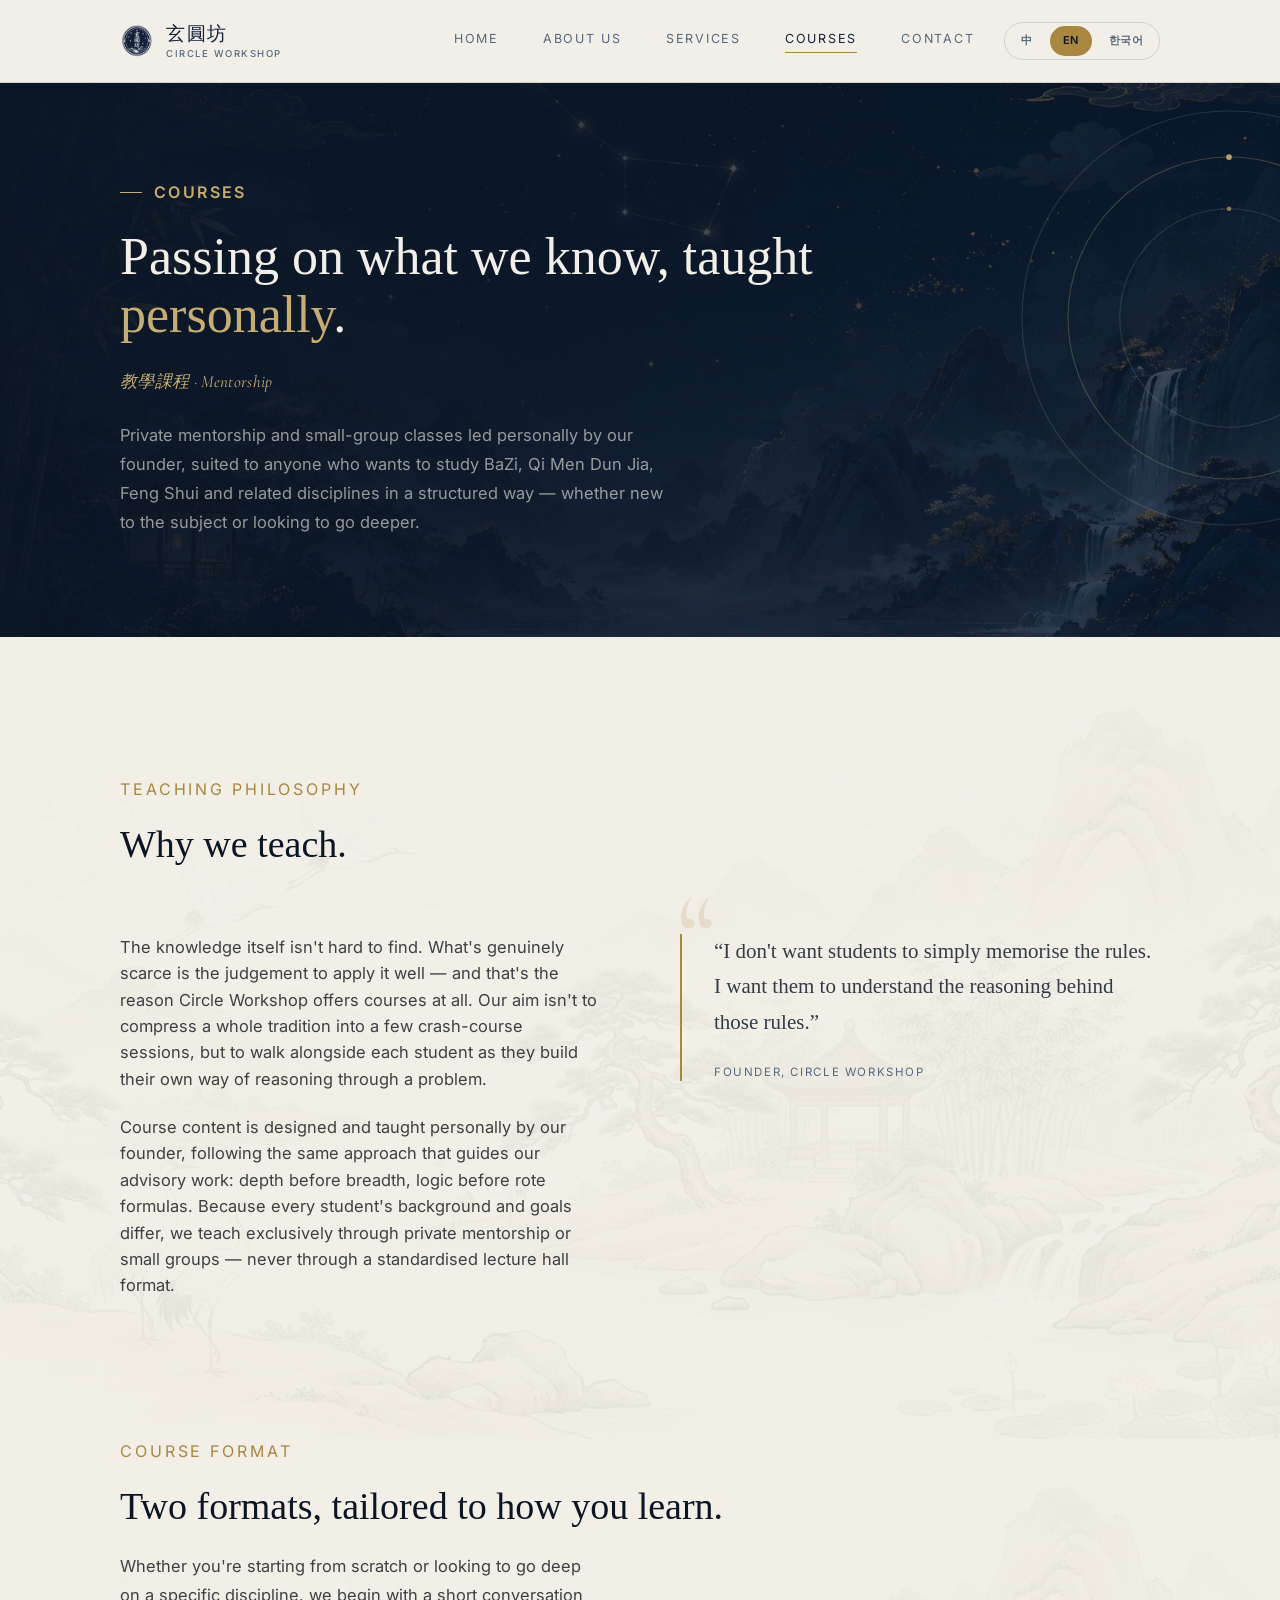
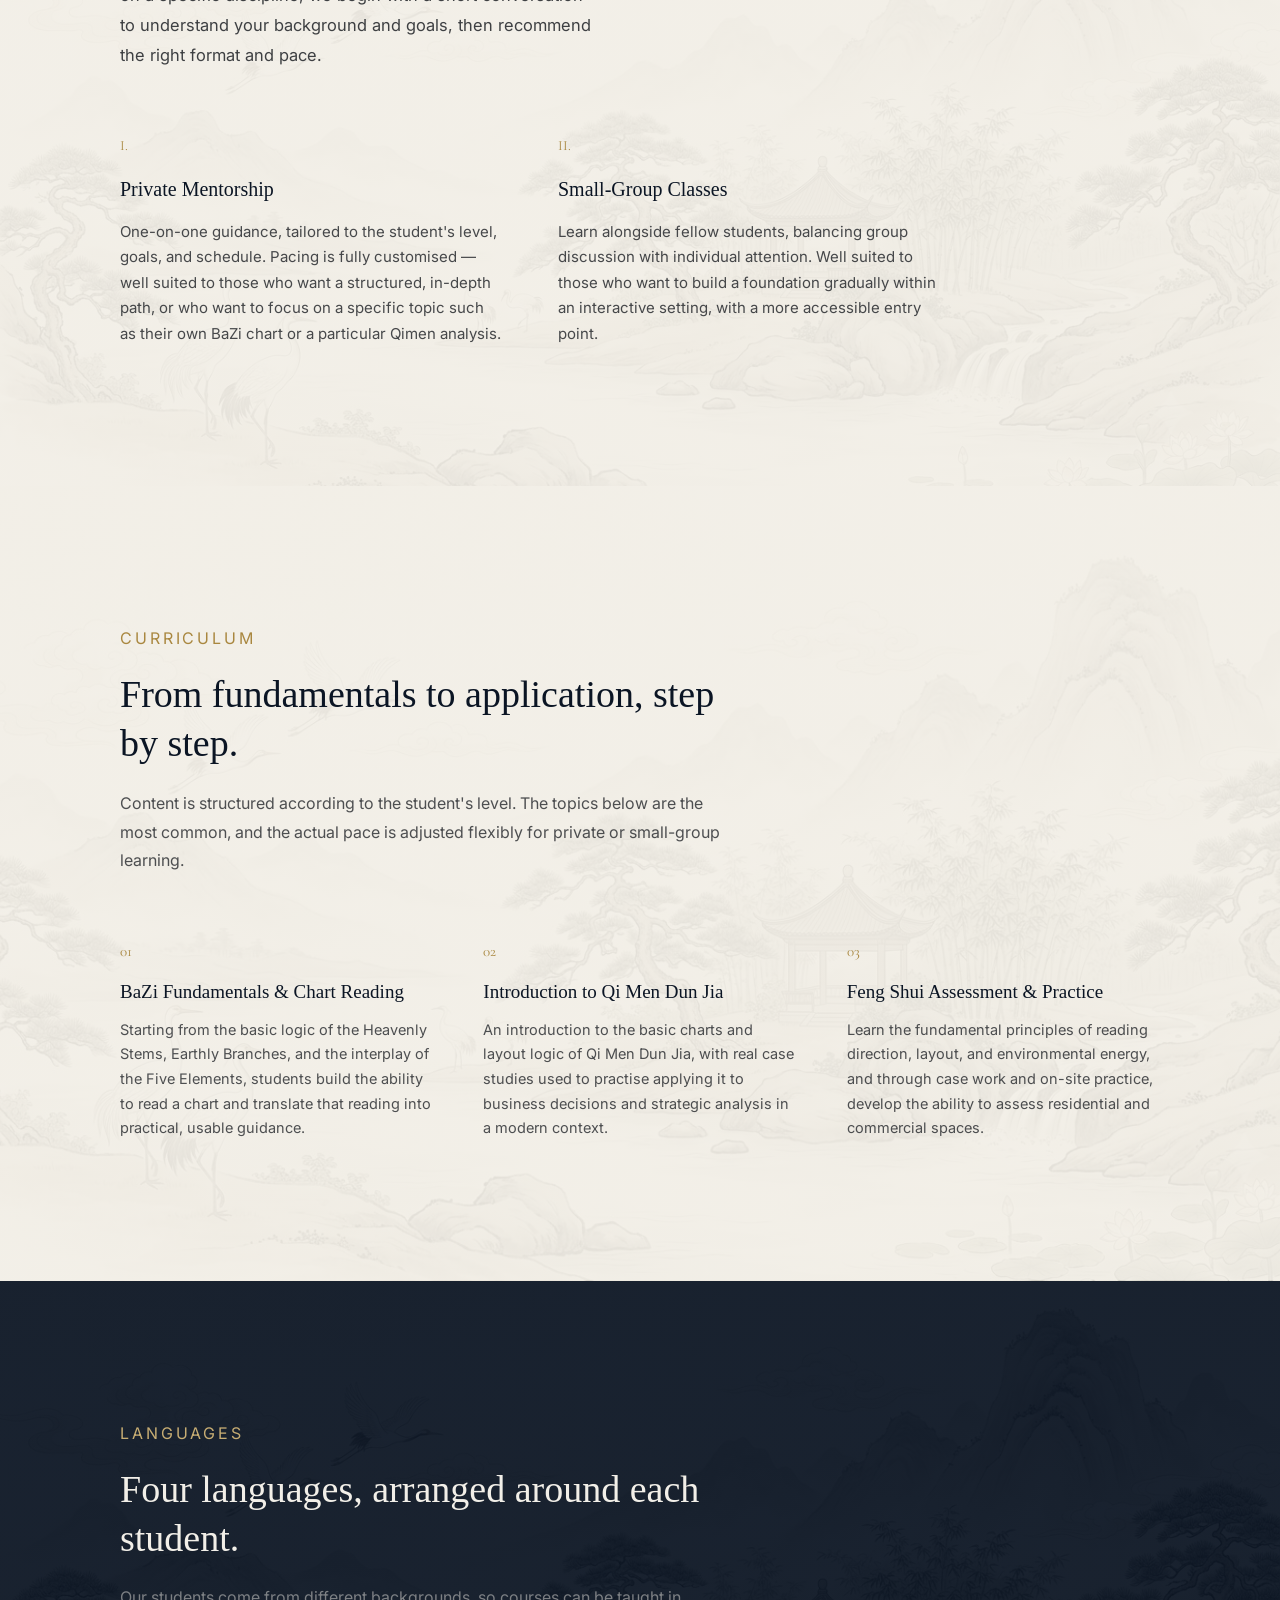
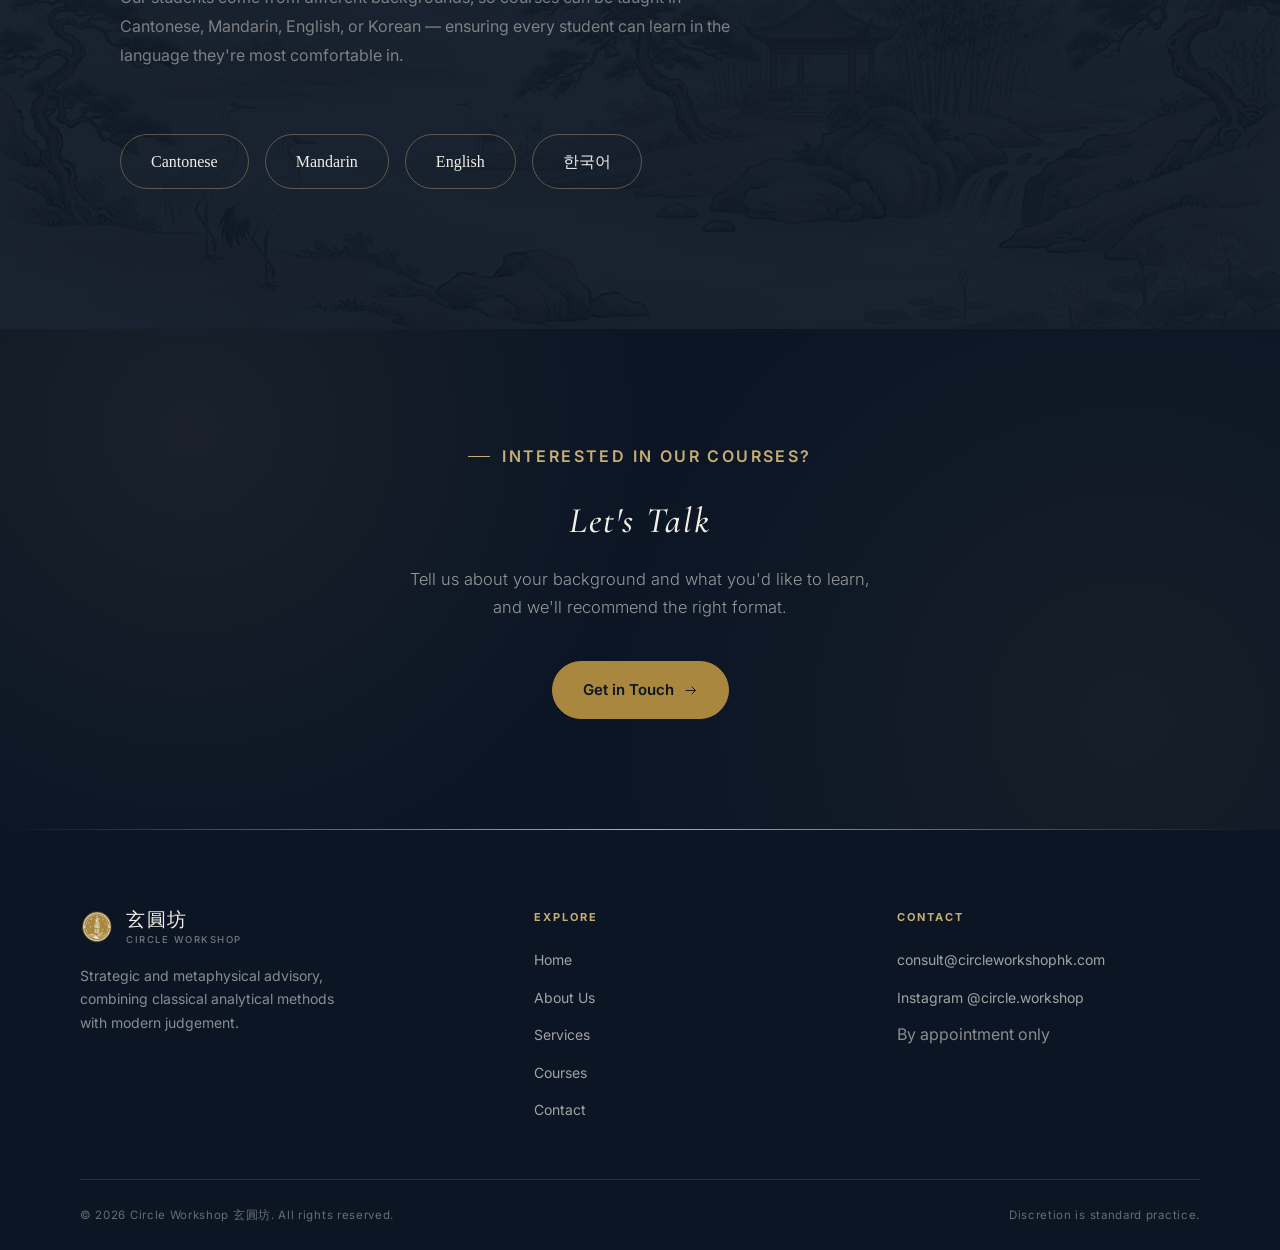
<file: courses-en.html>
<!DOCTYPE html>
<html lang="en">
<head>
<meta charset="UTF-8">
<meta name="viewport" content="width=device-width, initial-scale=1.0">
<title>Courses — Circle Workshop 玄圓坊</title>
<link rel="icon" href="images/logo.png">
<link rel="preconnect" href="https://fonts.googleapis.com">
<link rel="preconnect" href="https://fonts.gstatic.com" crossorigin>
<link href="https://fonts.googleapis.com/css2?family=Noto+Serif+SC:wght@300;400;600&family=Cormorant+Garamond:ital,wght@0,500;0,600;1,400&family=Inter:wght@300;400;500;600&display=swap" rel="stylesheet">
<link rel="stylesheet" href="style.css">
</head>
<body>

<header id="siteHeader">
  <nav class="wrap">
    <a href="index-en.html" class="brand-mark">
      <img src="images/logo.png" alt="Circle Workshop">
      <span class="brand-text">
        <span class="brand-cn">玄圓坊</span>
        <span class="brand-en">Circle Workshop</span>
      </span>
    </a>
    <div class="nav-right">
      <div class="nav-links" id="navLinks">
        <a href="index-en.html">Home</a>
        <a href="about-en.html">About Us</a>
        <a href="services-en.html">Services</a>
        <a href="courses-en.html" class="active">Courses</a>
        <a href="contact-en.html">Contact</a>
      </div>
      <div class="lang-switch-group">
        <a href="courses.html" class="lang-opt">中</a>
        <a href="courses-en.html" class="lang-opt active">EN</a>
        <a href="courses-ko.html" class="lang-opt">한국어</a>
      </div>
      <button class="nav-toggle" id="navToggle" aria-label="Toggle menu">
        <span></span><span></span><span></span>
      </button>
    </div>
  </nav>
</header>

<section class="page-hero">
  <div class="wrap">
    <div class="page-hero-decor" aria-hidden="true">
      <svg viewBox="0 0 400 400" fill="none">
        <circle class="orbit-ring" cx="200" cy="200" r="180"/>
        <circle class="orbit-ring gold arc-draw" cx="200" cy="200" r="140"/>
        <circle class="orbit-ring" cx="200" cy="200" r="95"/>
        <g class="orbit-spin-mid" style="transform-origin:200px 200px;">
          <circle class="orbit-dot" cx="380" cy="200" r="3"/>
        </g>
        <g class="orbit-spin-slow" style="transform-origin:200px 200px;">
          <circle class="orbit-dot" cx="200" cy="60" r="2.5"/>
        </g>
        <g class="orbit-spin-fast" style="transform-origin:200px 200px;">
          <circle class="orbit-dot" cx="200" cy="105" r="2" opacity="0.7"/>
        </g>
      </svg>
    </div>
    <div class="eyebrow">Courses</div>
    <h1>Passing on what we know, taught <em style="font-style:normal;color:var(--gold-soft);">personally</em>.</h1>
    <div class="cn-sub">教學課程 · Mentorship</div>
    <p class="lede">Private mentorship and small-group classes led personally by our founder, suited to anyone who wants to study BaZi, Qi Men Dun Jia, Feng Shui and related disciplines in a structured way — whether new to the subject or looking to go deeper.</p>
  </div>
</section>

<section class="philosophy">
  <div class="wrap">
    <div class="section-head reveal">
      <div class="section-eyebrow">Teaching Philosophy</div>
      <h2 class="section-title">Why we teach.</h2>
    </div>
    <div class="philosophy-grid">
      <div class="reveal">
        <p>The knowledge itself isn't hard to find. What's genuinely scarce is the judgement to apply it well — and that's the reason Circle Workshop offers courses at all. Our aim isn't to compress a whole tradition into a few crash-course sessions, but to walk alongside each student as they build their own way of reasoning through a problem.</p>
        <p>Course content is designed and taught personally by our founder, following the same approach that guides our advisory work: depth before breadth, logic before rote formulas. Because every student's background and goals differ, we teach exclusively through private mentorship or small groups — never through a standardised lecture hall format.</p>
      </div>
      <div class="reveal quote-block">
        <p>&ldquo;I don't want students to simply memorise the rules. I want them to understand the reasoning behind those rules.&rdquo;</p>
        <div class="quote-attr">Founder, Circle Workshop</div>
      </div>
    </div>
  </div>
</section>

<section class="philosophy" style="padding-top:0;">
  <div class="wrap">
    <div class="section-head reveal">
      <div class="section-eyebrow">Course Format</div>
      <h2 class="section-title">Two formats, tailored to how you learn.</h2>
      <p class="section-intro">Whether you're starting from scratch or looking to go deep on a specific discipline, we begin with a short conversation to understand your background and goals, then recommend the right format and pace.</p>
    </div>
    <div class="value-grid reveal" style="grid-template-columns:1fr 1fr; max-width:820px;">
      <div class="value-item">
        <div class="v-num">I.</div>
        <h3>Private Mentorship</h3>
        <p>One-on-one guidance, tailored to the student's level, goals, and schedule. Pacing is fully customised — well suited to those who want a structured, in-depth path, or who want to focus on a specific topic such as their own BaZi chart or a particular Qimen analysis.</p>
      </div>
      <div class="value-item">
        <div class="v-num">II.</div>
        <h3>Small-Group Classes</h3>
        <p>Learn alongside fellow students, balancing group discussion with individual attention. Well suited to those who want to build a foundation gradually within an interactive setting, with a more accessible entry point.</p>
      </div>
    </div>
  </div>
</section>

<section class="courses-curriculum">
  <div class="wrap">
    <div class="section-head reveal">
      <div class="section-eyebrow">Curriculum</div>
      <h2 class="section-title">From fundamentals to application, step by step.</h2>
      <p class="section-intro">Content is structured according to the student's level. The topics below are the most common, and the actual pace is adjusted flexibly for private or small-group learning.</p>
    </div>
    <div class="curriculum-grid reveal">
      <div class="curriculum-item">
        <div class="c-num">01</div>
        <h3>BaZi Fundamentals &amp; Chart Reading</h3>
        <p>Starting from the basic logic of the Heavenly Stems, Earthly Branches, and the interplay of the Five Elements, students build the ability to read a chart and translate that reading into practical, usable guidance.</p>
      </div>
      <div class="curriculum-item">
        <div class="c-num">02</div>
        <h3>Introduction to Qi Men Dun Jia</h3>
        <p>An introduction to the basic charts and layout logic of Qi Men Dun Jia, with real case studies used to practise applying it to business decisions and strategic analysis in a modern context.</p>
      </div>
      <div class="curriculum-item">
        <div class="c-num">03</div>
        <h3>Feng Shui Assessment &amp; Practice</h3>
        <p>Learn the fundamental principles of reading direction, layout, and environmental energy, and through case work and on-site practice, develop the ability to assess residential and commercial spaces.</p>
      </div>
    </div>
  </div>
</section>

<section class="process">
  <div class="wrap">
    <div class="section-head reveal">
      <div class="section-eyebrow">Languages</div>
      <h2 class="section-title">Four languages, arranged around each student.</h2>
      <p class="section-intro" style="color:rgba(242,239,232,0.62);">Our students come from different backgrounds, so courses can be taught in Cantonese, Mandarin, English, or Korean — ensuring every student can learn in the language they're most comfortable in.</p>
    </div>
    <div class="lang-badges reveal">
      <div class="lang-badge">Cantonese</div>
      <div class="lang-badge">Mandarin</div>
      <div class="lang-badge">English</div>
      <div class="lang-badge">한국어</div>
    </div>
  </div>
</section>

<section class="cta-banner">
  <div class="wrap" style="text-align:center;">
    <div class="cta-eyebrow reveal in-view">Interested in our courses?</div>
    <h2 class="cta-title reveal in-view" style="font-family:var(--serif-en); font-style:italic; font-weight:500;">Let's Talk</h2>
    <p class="cta-sub reveal in-view">Tell us about your background and what you'd like to learn, and we'll recommend the right format.</p>
    <div class="cta-buttons reveal in-view">
      <a class="btn" href="contact-en.html">Get in Touch
        <svg viewBox="0 0 24 24" fill="none" stroke="currentColor" stroke-width="1.5"><path d="M4 12h16M14 6l6 6-6 6"/></svg>
      </a>
    </div>
  </div>
</section>

<footer>
  <div class="wrap footer-main">
    <div class="footer-brand">
      <div class="brand-mark">
        <img src="images/logo-gold.png" alt="Circle Workshop">
        <span class="brand-text">
          <span class="brand-cn">玄圓坊</span>
          <span class="brand-en">Circle Workshop</span>
        </span>
      </div>
      <p>Strategic and metaphysical advisory, combining classical analytical methods with modern judgement.</p>
    </div>
    <div class="footer-col">
      <h4>Explore</h4>
      <ul>
        <li><a href="index-en.html">Home</a></li>
        <li><a href="about-en.html">About Us</a></li>
        <li><a href="services-en.html">Services</a></li>
        <li><a href="courses-en.html">Courses</a></li>
        <li><a href="contact-en.html">Contact</a></li>
      </ul>
    </div>
    <div class="footer-col">
      <h4>Contact</h4>
      <ul>
        <li><a href="mailto:consult@circleworkshophk.com">consult@circleworkshophk.com</a></li>
        <li><a href="https://instagram.com/circle.workshop" target="_blank" rel="noopener">Instagram @circle.workshop</a></li>
        <li>By appointment only</li>
      </ul>
    </div>
  </div>
  <div class="wrap footer-bottom">
    <div>&copy; 2026 Circle Workshop 玄圓坊. All rights reserved.</div>
    <div>Discretion is standard practice.</div>
  </div>
</footer>

<script src="script.js"></script>
</body>
</html>
</file>
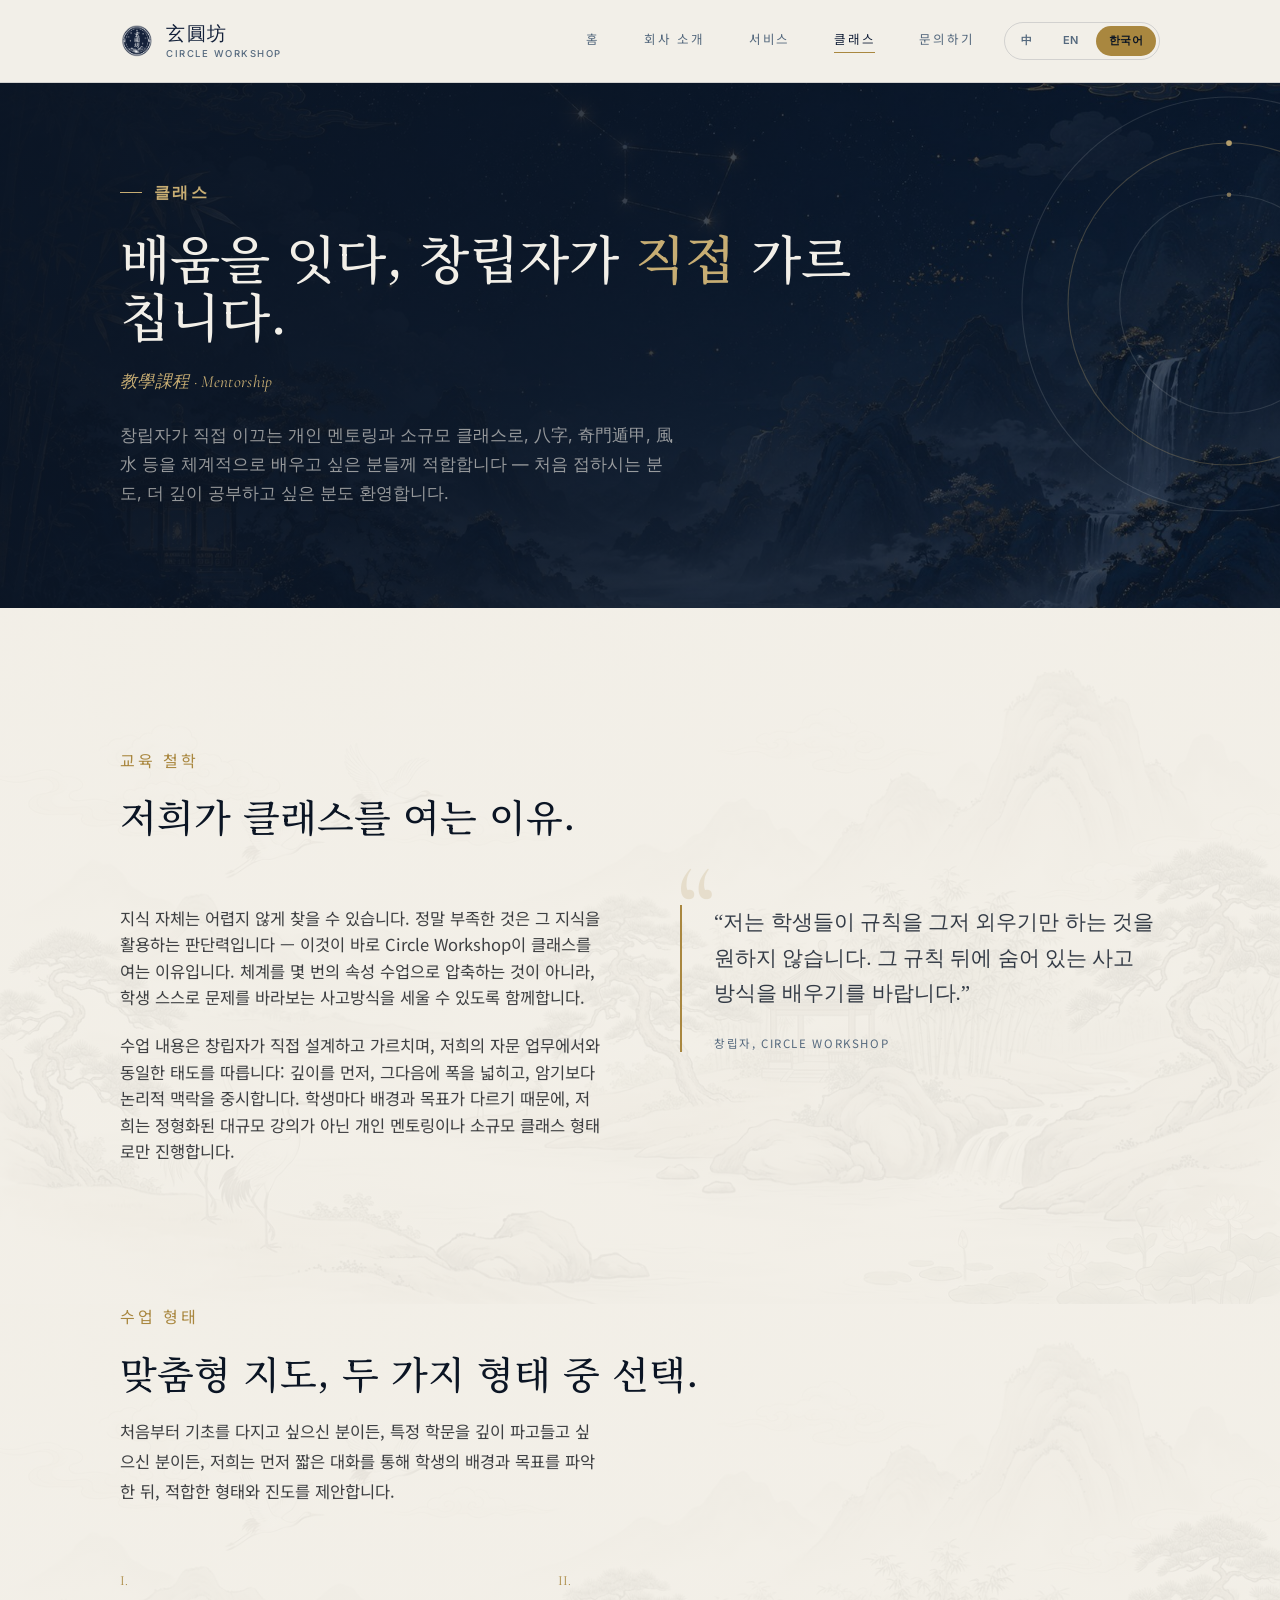
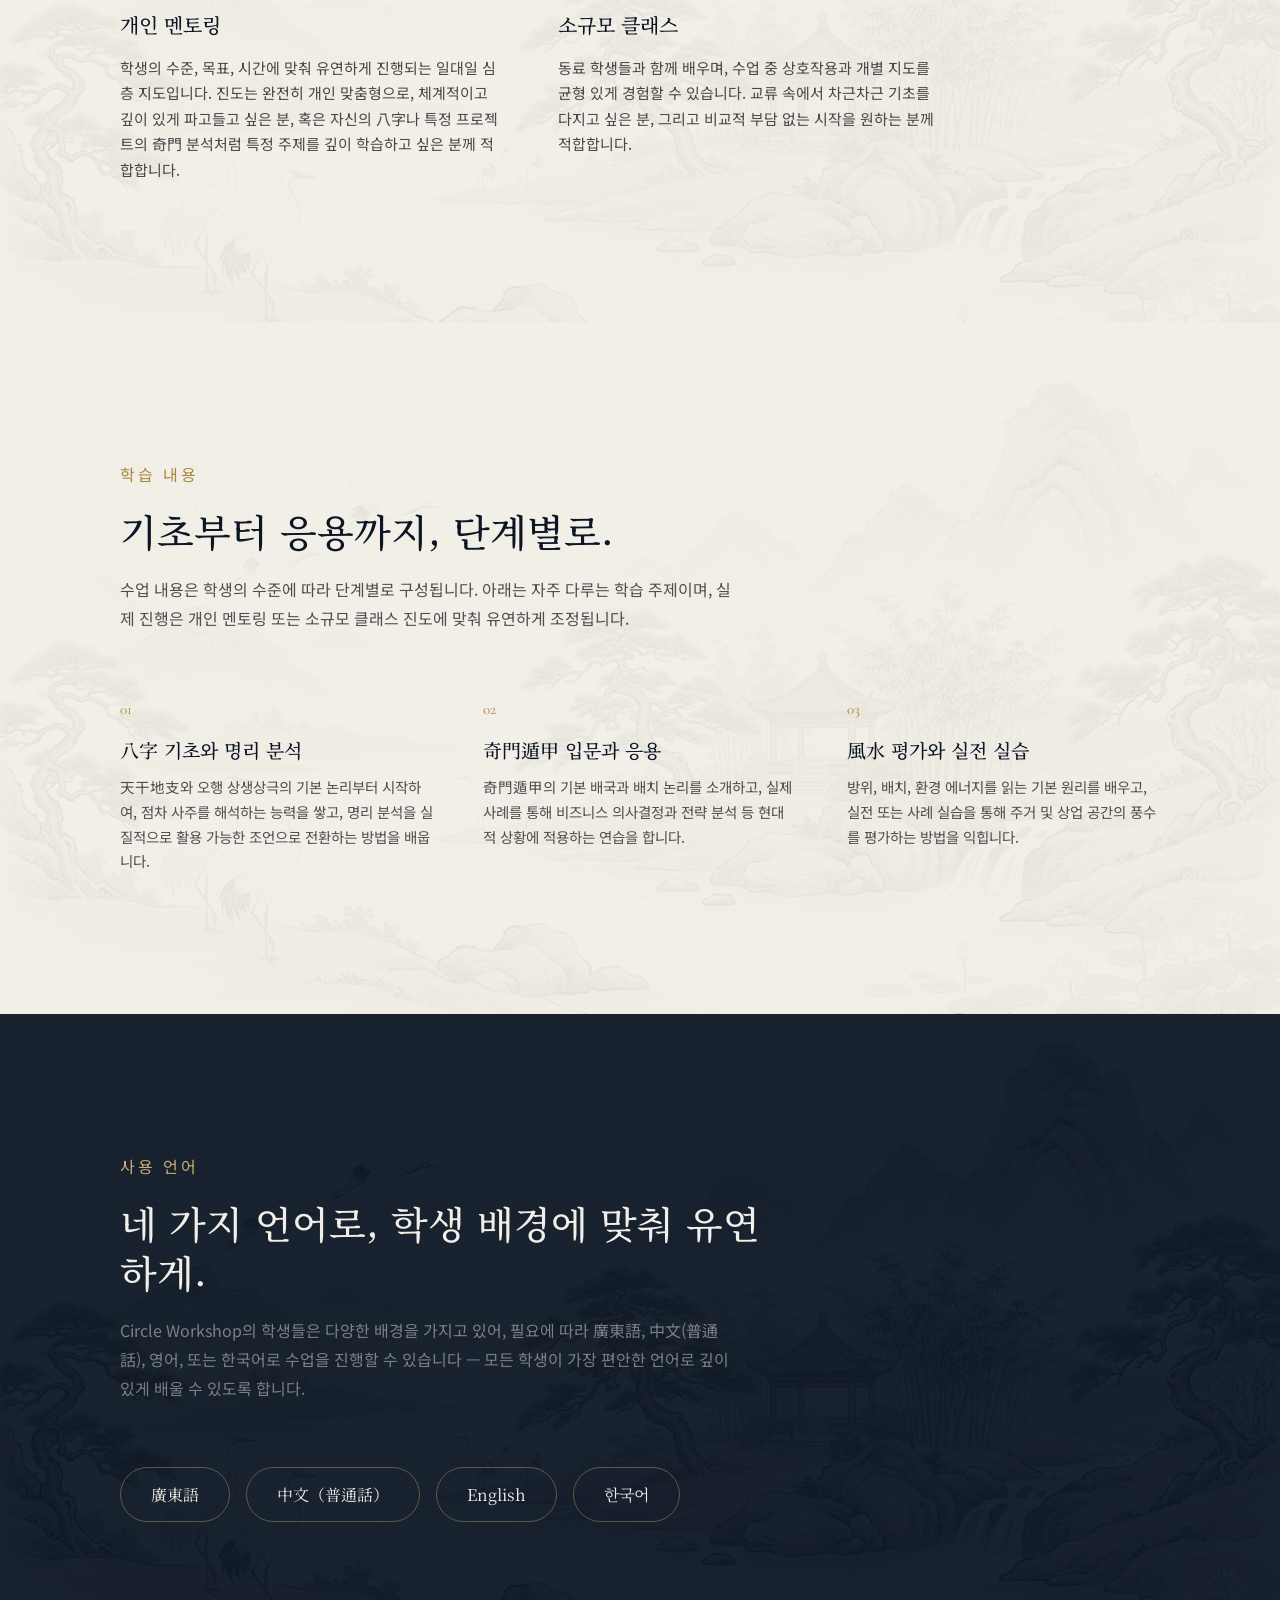
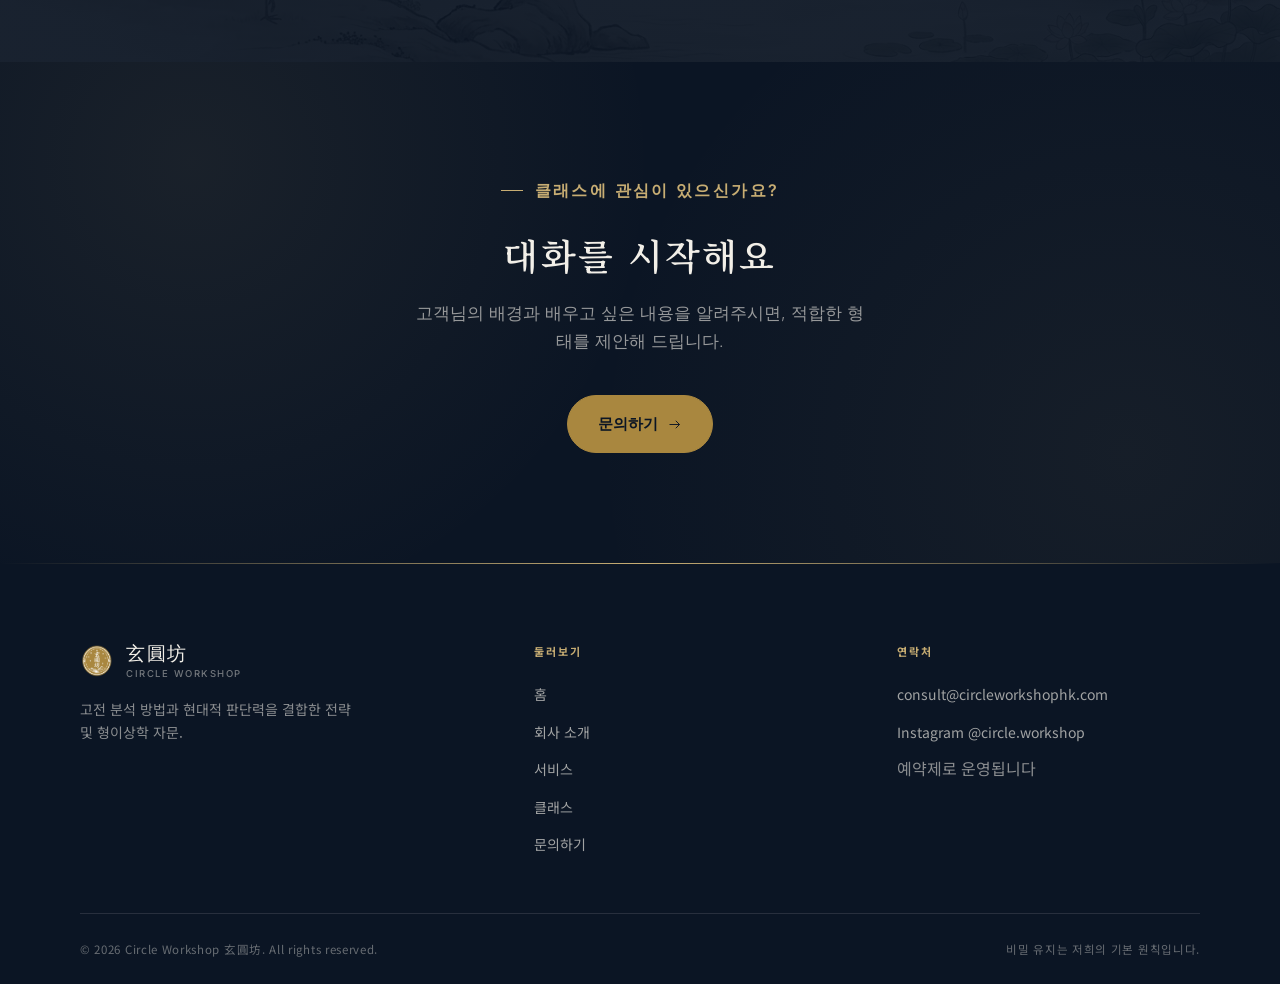
<file: courses-ko.html>
<!DOCTYPE html>
<html lang="ko">
<head>
<meta charset="UTF-8">
<meta name="viewport" content="width=device-width, initial-scale=1.0">
<title>클래스 — Circle Workshop 玄圓坊</title>
<link rel="icon" href="images/logo.png">
<link rel="preconnect" href="https://fonts.googleapis.com">
<link rel="preconnect" href="https://fonts.gstatic.com" crossorigin>
<link href="https://fonts.googleapis.com/css2?family=Noto+Serif+SC:wght@300;400;600&family=Noto+Serif+KR:wght@400;500;600&family=Noto+Sans+KR:wght@300;400;500;600;700&family=Cormorant+Garamond:ital,wght@0,500;0,600;1,400&family=Inter:wght@300;400;500;600&display=swap" rel="stylesheet">
<link rel="stylesheet" href="style.css">
<style>
  body{ font-family:'Noto Sans KR', var(--sans); }
  .hero-headline, .section-title, .cta-title, .page-hero h1, .process-copy h3,
  .service-card h3, .sd-name, .founder-name, .value-item h3, .curriculum-item h3,
  .contact-title, .lang-badge{ font-family:'Noto Serif KR', var(--serif-cn); }
</style>
</head>
<body>

<header id="siteHeader">
  <nav class="wrap">
    <a href="index-ko.html" class="brand-mark">
      <img src="images/logo.png" alt="Circle Workshop">
      <span class="brand-text">
        <span class="brand-cn">玄圓坊</span>
        <span class="brand-en">Circle Workshop</span>
      </span>
    </a>
    <div class="nav-right">
      <div class="nav-links" id="navLinks">
        <a href="index-ko.html">홈</a>
        <a href="about-ko.html">회사 소개</a>
        <a href="services-ko.html">서비스</a>
        <a href="courses-ko.html" class="active">클래스</a>
        <a href="contact-ko.html">문의하기</a>
      </div>
      <div class="lang-switch-group">
        <a href="courses.html" class="lang-opt">中</a>
        <a href="courses-en.html" class="lang-opt">EN</a>
        <a href="courses-ko.html" class="lang-opt active">한국어</a>
      </div>
      <button class="nav-toggle" id="navToggle" aria-label="Toggle menu">
        <span></span><span></span><span></span>
      </button>
    </div>
  </nav>
</header>

<section class="page-hero">
  <div class="wrap">
    <div class="page-hero-decor" aria-hidden="true">
      <svg viewBox="0 0 400 400" fill="none">
        <circle class="orbit-ring" cx="200" cy="200" r="180"/>
        <circle class="orbit-ring gold arc-draw" cx="200" cy="200" r="140"/>
        <circle class="orbit-ring" cx="200" cy="200" r="95"/>
        <g class="orbit-spin-mid" style="transform-origin:200px 200px;">
          <circle class="orbit-dot" cx="380" cy="200" r="3"/>
        </g>
        <g class="orbit-spin-slow" style="transform-origin:200px 200px;">
          <circle class="orbit-dot" cx="200" cy="60" r="2.5"/>
        </g>
        <g class="orbit-spin-fast" style="transform-origin:200px 200px;">
          <circle class="orbit-dot" cx="200" cy="105" r="2" opacity="0.7"/>
        </g>
      </svg>
    </div>
    <div class="eyebrow">클래스</div>
    <h1>배움을 잇다, 창립자가 <em style="font-style:normal;color:var(--gold-soft);">직접</em> 가르칩니다.</h1>
    <div class="cn-sub">教學課程 · Mentorship</div>
    <p class="lede">창립자가 직접 이끄는 개인 멘토링과 소규모 클래스로, 八字, 奇門遁甲, 風水 등을 체계적으로 배우고 싶은 분들께 적합합니다 — 처음 접하시는 분도, 더 깊이 공부하고 싶은 분도 환영합니다.</p>
  </div>
</section>

<section class="philosophy">
  <div class="wrap">
    <div class="section-head reveal">
      <div class="section-eyebrow">교육 철학</div>
      <h2 class="section-title">저희가 클래스를 여는 이유.</h2>
    </div>
    <div class="philosophy-grid">
      <div class="reveal">
        <p>지식 자체는 어렵지 않게 찾을 수 있습니다. 정말 부족한 것은 그 지식을 활용하는 판단력입니다 — 이것이 바로 Circle Workshop이 클래스를 여는 이유입니다. 체계를 몇 번의 속성 수업으로 압축하는 것이 아니라, 학생 스스로 문제를 바라보는 사고방식을 세울 수 있도록 함께합니다.</p>
        <p>수업 내용은 창립자가 직접 설계하고 가르치며, 저희의 자문 업무에서와 동일한 태도를 따릅니다: 깊이를 먼저, 그다음에 폭을 넓히고, 암기보다 논리적 맥락을 중시합니다. 학생마다 배경과 목표가 다르기 때문에, 저희는 정형화된 대규모 강의가 아닌 개인 멘토링이나 소규모 클래스 형태로만 진행합니다.</p>
      </div>
      <div class="reveal quote-block">
        <p>&ldquo;저는 학생들이 규칙을 그저 외우기만 하는 것을 원하지 않습니다. 그 규칙 뒤에 숨어 있는 사고방식을 배우기를 바랍니다.&rdquo;</p>
        <div class="quote-attr">창립자, Circle Workshop</div>
      </div>
    </div>
  </div>
</section>

<section class="philosophy" style="padding-top:0;">
  <div class="wrap">
    <div class="section-head reveal">
      <div class="section-eyebrow">수업 형태</div>
      <h2 class="section-title">맞춤형 지도, 두 가지 형태 중 선택.</h2>
      <p class="section-intro">처음부터 기초를 다지고 싶으신 분이든, 특정 학문을 깊이 파고들고 싶으신 분이든, 저희는 먼저 짧은 대화를 통해 학생의 배경과 목표를 파악한 뒤, 적합한 형태와 진도를 제안합니다.</p>
    </div>
    <div class="value-grid reveal" style="grid-template-columns:1fr 1fr; max-width:820px;">
      <div class="value-item">
        <div class="v-num">I.</div>
        <h3>개인 멘토링</h3>
        <p>학생의 수준, 목표, 시간에 맞춰 유연하게 진행되는 일대일 심층 지도입니다. 진도는 완전히 개인 맞춤형으로, 체계적이고 깊이 있게 파고들고 싶은 분, 혹은 자신의 八字나 특정 프로젝트의 奇門 분석처럼 특정 주제를 깊이 학습하고 싶은 분께 적합합니다.</p>
      </div>
      <div class="value-item">
        <div class="v-num">II.</div>
        <h3>소규모 클래스</h3>
        <p>동료 학생들과 함께 배우며, 수업 중 상호작용과 개별 지도를 균형 있게 경험할 수 있습니다. 교류 속에서 차근차근 기초를 다지고 싶은 분, 그리고 비교적 부담 없는 시작을 원하는 분께 적합합니다.</p>
      </div>
    </div>
  </div>
</section>

<section class="courses-curriculum">
  <div class="wrap">
    <div class="section-head reveal">
      <div class="section-eyebrow">학습 내용</div>
      <h2 class="section-title">기초부터 응용까지, 단계별로.</h2>
      <p class="section-intro">수업 내용은 학생의 수준에 따라 단계별로 구성됩니다. 아래는 자주 다루는 학습 주제이며, 실제 진행은 개인 멘토링 또는 소규모 클래스 진도에 맞춰 유연하게 조정됩니다.</p>
    </div>
    <div class="curriculum-grid reveal">
      <div class="curriculum-item">
        <div class="c-num">01</div>
        <h3>八字 기초와 명리 분석</h3>
        <p>天干地支와 오행 상생상극의 기본 논리부터 시작하여, 점차 사주를 해석하는 능력을 쌓고, 명리 분석을 실질적으로 활용 가능한 조언으로 전환하는 방법을 배웁니다.</p>
      </div>
      <div class="curriculum-item">
        <div class="c-num">02</div>
        <h3>奇門遁甲 입문과 응용</h3>
        <p>奇門遁甲의 기본 배국과 배치 논리를 소개하고, 실제 사례를 통해 비즈니스 의사결정과 전략 분석 등 현대적 상황에 적용하는 연습을 합니다.</p>
      </div>
      <div class="curriculum-item">
        <div class="c-num">03</div>
        <h3>風水 평가와 실전 실습</h3>
        <p>방위, 배치, 환경 에너지를 읽는 기본 원리를 배우고, 실전 또는 사례 실습을 통해 주거 및 상업 공간의 풍수를 평가하는 방법을 익힙니다.</p>
      </div>
    </div>
  </div>
</section>

<section class="process">
  <div class="wrap">
    <div class="section-head reveal">
      <div class="section-eyebrow">사용 언어</div>
      <h2 class="section-title">네 가지 언어로, 학생 배경에 맞춰 유연하게.</h2>
      <p class="section-intro" style="color:rgba(242,239,232,0.62);">Circle Workshop의 학생들은 다양한 배경을 가지고 있어, 필요에 따라 廣東語, 中文(普通話), 영어, 또는 한국어로 수업을 진행할 수 있습니다 — 모든 학생이 가장 편안한 언어로 깊이 있게 배울 수 있도록 합니다.</p>
    </div>
    <div class="lang-badges reveal">
      <div class="lang-badge">廣東語</div>
      <div class="lang-badge">中文（普通話）</div>
      <div class="lang-badge">English</div>
      <div class="lang-badge">한국어</div>
    </div>
  </div>
</section>

<section class="cta-banner">
  <div class="wrap" style="text-align:center;">
    <div class="cta-eyebrow reveal in-view">클래스에 관심이 있으신가요?</div>
    <h2 class="cta-title reveal in-view" style="font-weight:600;">대화를 시작해요</h2>
    <p class="cta-sub reveal in-view">고객님의 배경과 배우고 싶은 내용을 알려주시면, 적합한 형태를 제안해 드립니다.</p>
    <div class="cta-buttons reveal in-view">
      <a class="btn" href="contact-ko.html">문의하기
        <svg viewBox="0 0 24 24" fill="none" stroke="currentColor" stroke-width="1.5"><path d="M4 12h16M14 6l6 6-6 6"/></svg>
      </a>
    </div>
  </div>
</section>

<footer>
  <div class="wrap footer-main">
    <div class="footer-brand">
      <div class="brand-mark">
        <img src="images/logo-gold.png" alt="Circle Workshop">
        <span class="brand-text">
          <span class="brand-cn">玄圓坊</span>
          <span class="brand-en">Circle Workshop</span>
        </span>
      </div>
      <p>고전 분석 방법과 현대적 판단력을 결합한 전략 및 형이상학 자문.</p>
    </div>
    <div class="footer-col">
      <h4>둘러보기</h4>
      <ul>
        <li><a href="index-ko.html">홈</a></li>
        <li><a href="about-ko.html">회사 소개</a></li>
        <li><a href="services-ko.html">서비스</a></li>
        <li><a href="courses-ko.html">클래스</a></li>
        <li><a href="contact-ko.html">문의하기</a></li>
      </ul>
    </div>
    <div class="footer-col">
      <h4>연락처</h4>
      <ul>
        <li><a href="mailto:consult@circleworkshophk.com">consult@circleworkshophk.com</a></li>
        <li><a href="https://instagram.com/circle.workshop" target="_blank" rel="noopener">Instagram @circle.workshop</a></li>
        <li>예약제로 운영됩니다</li>
      </ul>
    </div>
  </div>
  <div class="wrap footer-bottom">
    <div>&copy; 2026 Circle Workshop 玄圓坊. All rights reserved.</div>
    <div>비밀 유지는 저희의 기본 원칙입니다.</div>
  </div>
</footer>

<script src="script.js"></script>
</body>
</html>
</file>
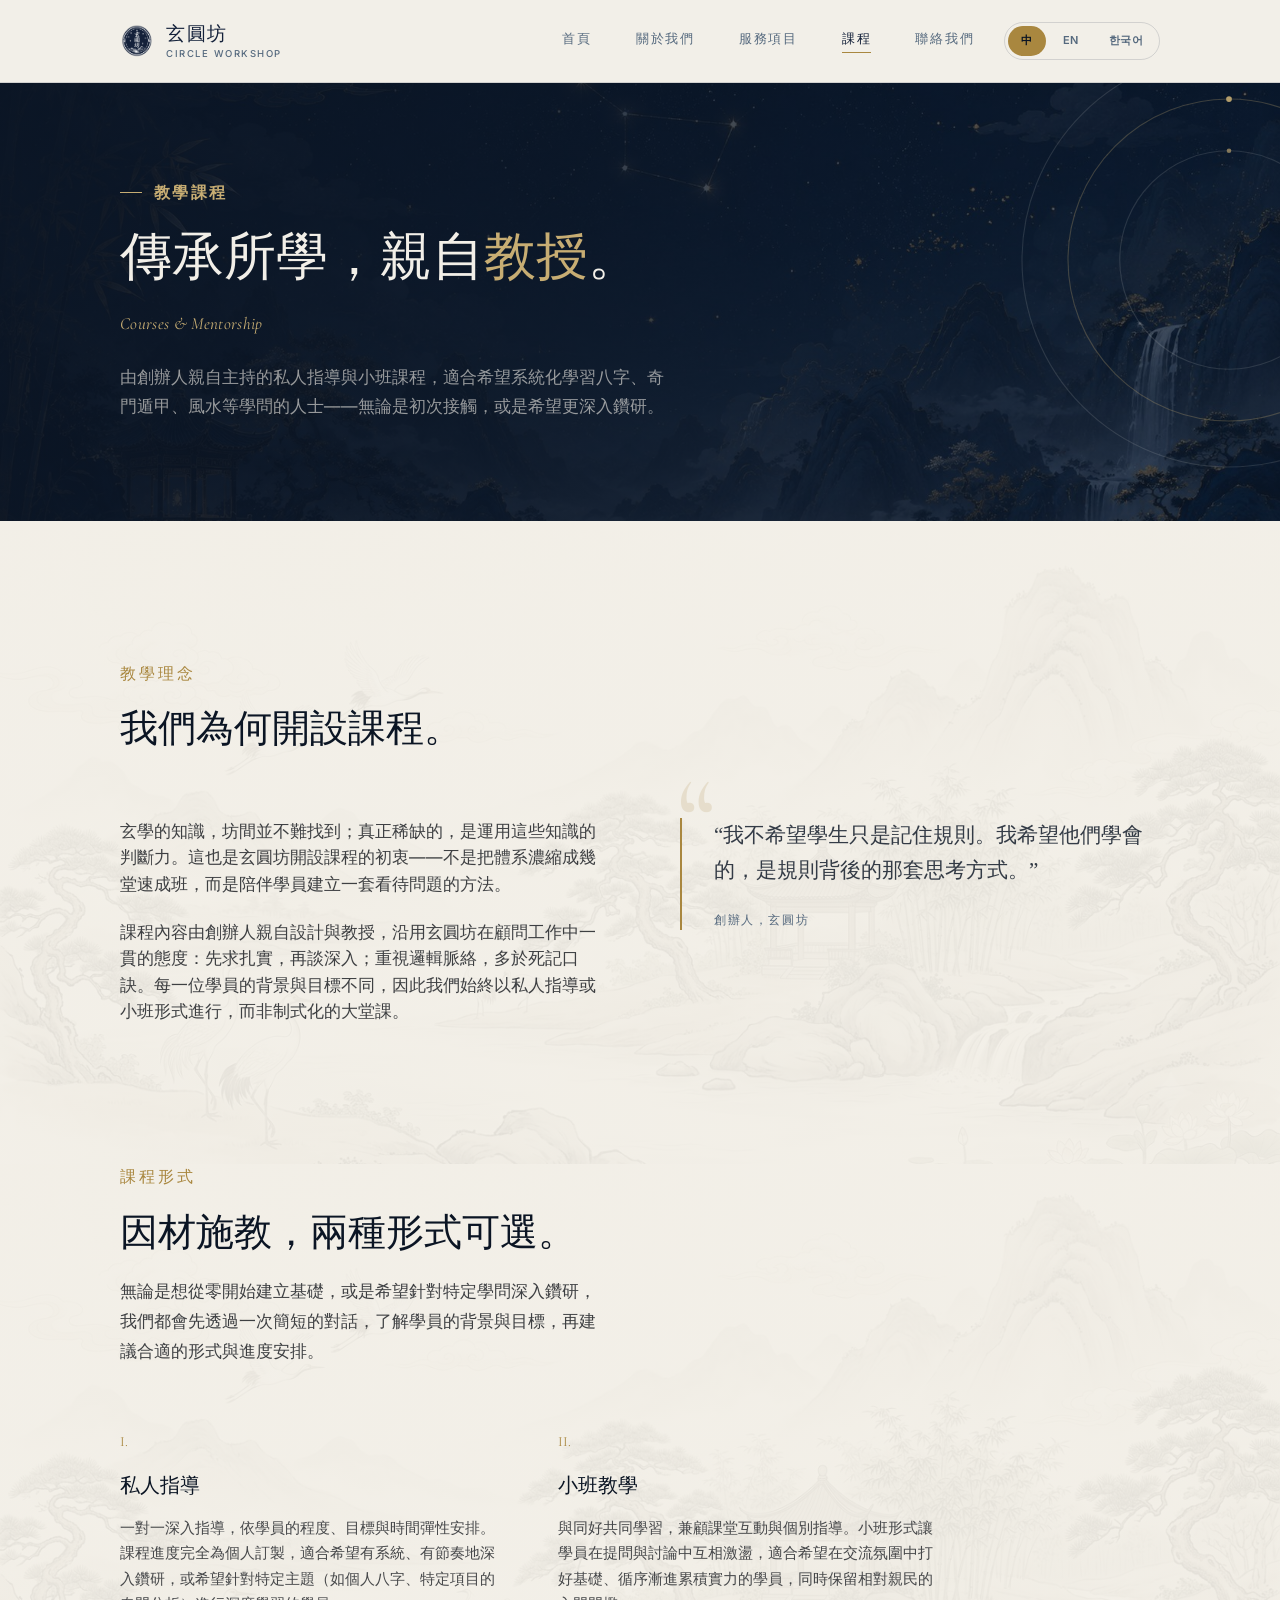
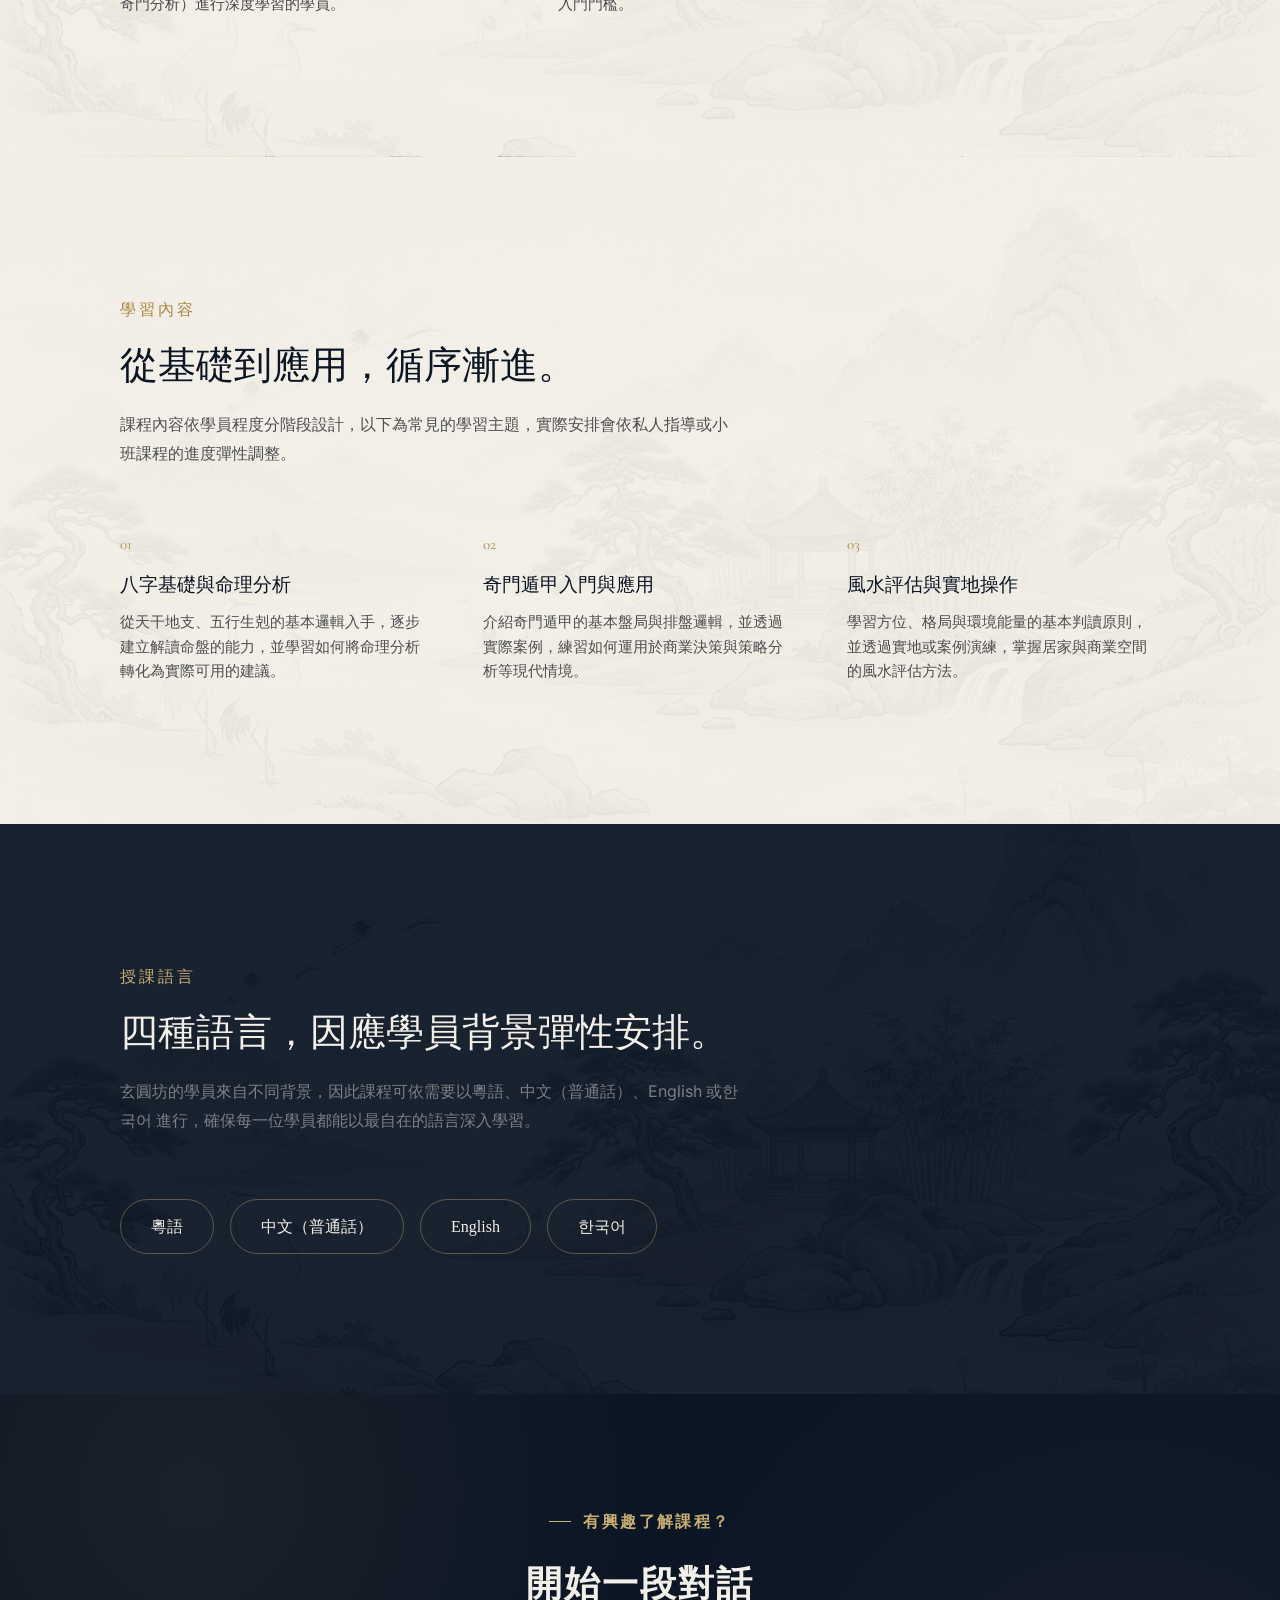
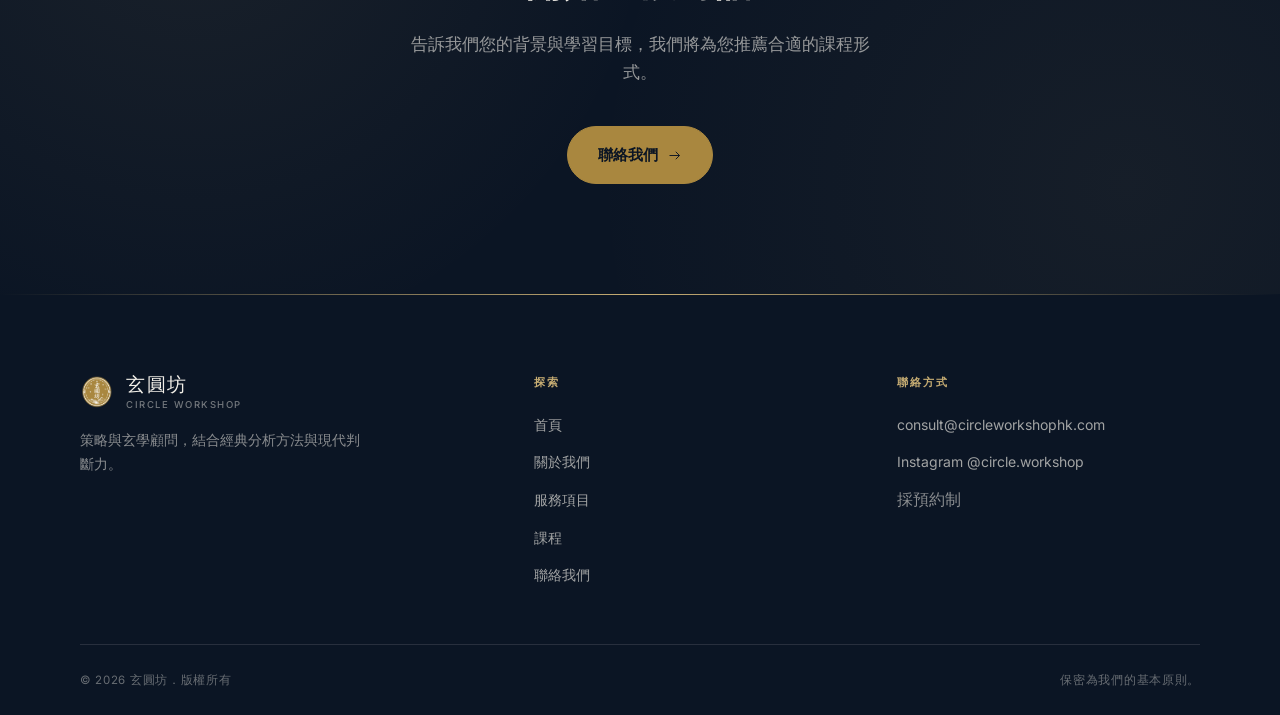
<file: courses.html>
<!DOCTYPE html>
<html lang="zh-Hant">
<head>
<meta charset="UTF-8">
<meta name="viewport" content="width=device-width, initial-scale=1.0">
<title>課程 — 玄圓坊</title>
<link rel="icon" href="images/logo.png">
<link rel="preconnect" href="https://fonts.googleapis.com">
<link rel="preconnect" href="https://fonts.gstatic.com" crossorigin>
<link href="https://fonts.googleapis.com/css2?family=Noto+Serif+SC:wght@300;400;600&family=Cormorant+Garamond:ital,wght@0,500;0,600;1,400&family=Inter:wght@300;400;500;600&display=swap" rel="stylesheet">
<link rel="stylesheet" href="style.css">
</head>
<body>

<header id="siteHeader">
  <nav class="wrap">
    <a href="index.html" class="brand-mark">
      <img src="images/logo.png" alt="玄圓坊">
      <span class="brand-text">
        <span class="brand-cn">玄圓坊</span>
        <span class="brand-en">Circle Workshop</span>
      </span>
    </a>
    <div class="nav-right">
      <div class="nav-links" id="navLinks">
      <a href="index.html">首頁</a>
      <a href="about.html">關於我們</a>
      <a href="services.html">服務項目</a>
      <a href="courses.html" class="active">課程</a>
      <a href="contact.html">聯絡我們</a>
    </div>
      <div class="lang-switch-group">
        <a href="courses.html" class="lang-opt active">中</a>
        <a href="courses-en.html" class="lang-opt">EN</a>
        <a href="courses-ko.html" class="lang-opt">한국어</a>
      </div>
      <button class="nav-toggle" id="navToggle" aria-label="Toggle menu">
      <span></span><span></span><span></span>
    </button>
    </div>
  </nav>
</header>

<section class="page-hero">
  <div class="wrap">
    <div class="page-hero-decor" aria-hidden="true">
      <svg viewBox="0 0 400 400" fill="none">
        <circle class="orbit-ring" cx="200" cy="200" r="180"/>
        <circle class="orbit-ring gold arc-draw" cx="200" cy="200" r="140"/>
        <circle class="orbit-ring" cx="200" cy="200" r="95"/>
        <g class="orbit-spin-mid" style="transform-origin:200px 200px;">
          <circle class="orbit-dot" cx="380" cy="200" r="3"/>
        </g>
        <g class="orbit-spin-slow" style="transform-origin:200px 200px;">
          <circle class="orbit-dot" cx="200" cy="60" r="2.5"/>
        </g>
        <g class="orbit-spin-fast" style="transform-origin:200px 200px;">
          <circle class="orbit-dot" cx="200" cy="105" r="2" opacity="0.7"/>
        </g>
      </svg>
    </div>
    <div class="eyebrow">教學課程</div>
    <h1>傳承所學，親自<em style="font-style:normal;color:var(--gold-soft);">教授</em>。</h1>
    <div class="cn-sub">Courses &amp; Mentorship</div>
    <p class="lede">由創辦人親自主持的私人指導與小班課程，適合希望系統化學習八字、奇門遁甲、風水等學問的人士——無論是初次接觸，或是希望更深入鑽研。</p>
  </div>
</section>

<section class="philosophy">
  <div class="wrap">
    <div class="section-head reveal">
      <div class="section-eyebrow">教學理念</div>
      <h2 class="section-title">我們為何開設課程。</h2>
    </div>
    <div class="philosophy-grid">
      <div class="reveal">
        <p>玄學的知識，坊間並不難找到；真正稀缺的，是運用這些知識的判斷力。這也是玄圓坊開設課程的初衷——不是把體系濃縮成幾堂速成班，而是陪伴學員建立一套看待問題的方法。</p>
        <p>課程內容由創辦人親自設計與教授，沿用玄圓坊在顧問工作中一貫的態度：先求扎實，再談深入；重視邏輯脈絡，多於死記口訣。每一位學員的背景與目標不同，因此我們始終以私人指導或小班形式進行，而非制式化的大堂課。</p>
      </div>
      <div class="reveal quote-block">
        <p>&ldquo;我不希望學生只是記住規則。我希望他們學會的，是規則背後的那套思考方式。&rdquo;</p>
        <div class="quote-attr">創辦人，玄圓坊</div>
      </div>
    </div>
  </div>
</section>

<section class="philosophy" style="padding-top:0;">
  <div class="wrap">
    <div class="section-head reveal">
      <div class="section-eyebrow">課程形式</div>
      <h2 class="section-title">因材施教，兩種形式可選。</h2>
      <p class="section-intro">無論是想從零開始建立基礎，或是希望針對特定學問深入鑽研，我們都會先透過一次簡短的對話，了解學員的背景與目標，再建議合適的形式與進度安排。</p>
    </div>
    <div class="value-grid reveal" style="grid-template-columns:1fr 1fr; max-width:820px;">
      <div class="value-item">
        <div class="v-num">I.</div>
        <h3>私人指導</h3>
        <p>一對一深入指導，依學員的程度、目標與時間彈性安排。課程進度完全為個人訂製，適合希望有系統、有節奏地深入鑽研，或希望針對特定主題（如個人八字、特定項目的奇門分析）進行深度學習的學員。</p>
      </div>
      <div class="value-item">
        <div class="v-num">II.</div>
        <h3>小班教學</h3>
        <p>與同好共同學習，兼顧課堂互動與個別指導。小班形式讓學員在提問與討論中互相激盪，適合希望在交流氛圍中打好基礎、循序漸進累積實力的學員，同時保留相對親民的入門門檻。</p>
      </div>
    </div>
  </div>
</section>

<section class="courses-curriculum">
  <div class="wrap">
    <div class="section-head reveal">
      <div class="section-eyebrow">學習內容</div>
      <h2 class="section-title">從基礎到應用，循序漸進。</h2>
      <p class="section-intro">課程內容依學員程度分階段設計，以下為常見的學習主題，實際安排會依私人指導或小班課程的進度彈性調整。</p>
    </div>
    <div class="curriculum-grid reveal">
      <div class="curriculum-item">
        <div class="c-num">01</div>
        <h3>八字基礎與命理分析</h3>
        <p>從天干地支、五行生剋的基本邏輯入手，逐步建立解讀命盤的能力，並學習如何將命理分析轉化為實際可用的建議。</p>
      </div>
      <div class="curriculum-item">
        <div class="c-num">02</div>
        <h3>奇門遁甲入門與應用</h3>
        <p>介紹奇門遁甲的基本盤局與排盤邏輯，並透過實際案例，練習如何運用於商業決策與策略分析等現代情境。</p>
      </div>
      <div class="curriculum-item">
        <div class="c-num">03</div>
        <h3>風水評估與實地操作</h3>
        <p>學習方位、格局與環境能量的基本判讀原則，並透過實地或案例演練，掌握居家與商業空間的風水評估方法。</p>
      </div>
    </div>
  </div>
</section>

<section class="process">
  <div class="wrap">
    <div class="section-head reveal">
      <div class="section-eyebrow">授課語言</div>
      <h2 class="section-title">四種語言，因應學員背景彈性安排。</h2>
      <p class="section-intro" style="color:rgba(242,239,232,0.62);">玄圓坊的學員來自不同背景，因此課程可依需要以粵語、中文（普通話）、English 或한국어 進行，確保每一位學員都能以最自在的語言深入學習。</p>
    </div>
    <div class="lang-badges reveal">
      <div class="lang-badge">粵語</div>
      <div class="lang-badge">中文（普通話）</div>
      <div class="lang-badge">English</div>
      <div class="lang-badge">한국어</div>
    </div>
  </div>
</section>

<section class="cta-banner">
  <div class="wrap" style="text-align:center;">
    <div class="cta-eyebrow reveal in-view">有興趣了解課程？</div>
    <h2 class="cta-title reveal in-view">開始一段對話</h2>
    <p class="cta-sub reveal in-view">告訴我們您的背景與學習目標，我們將為您推薦合適的課程形式。</p>
    <div class="cta-buttons reveal in-view">
      <a class="btn" href="contact.html">聯絡我們
        <svg viewBox="0 0 24 24" fill="none" stroke="currentColor" stroke-width="1.5"><path d="M4 12h16M14 6l6 6-6 6"/></svg>
      </a>
    </div>
  </div>
</section>

<footer>
  <div class="wrap footer-main">
    <div class="footer-brand">
      <div class="brand-mark">
        <img src="images/logo-gold.png" alt="玄圓坊">
        <span class="brand-text">
          <span class="brand-cn">玄圓坊</span>
          <span class="brand-en">Circle Workshop</span>
        </span>
      </div>
      <p>策略與玄學顧問，結合經典分析方法與現代判斷力。</p>
    </div>
    <div class="footer-col">
      <h4>探索</h4>
      <ul>
        <li><a href="index.html">首頁</a></li>
        <li><a href="about.html">關於我們</a></li>
        <li><a href="services.html">服務項目</a></li>
        <li><a href="courses.html">課程</a></li>
        <li><a href="contact.html">聯絡我們</a></li>
      </ul>
    </div>
    <div class="footer-col">
      <h4>聯絡方式</h4>
      <ul>
        <li><a href="mailto:consult@circleworkshophk.com">consult@circleworkshophk.com</a></li>
        <li><a href="https://instagram.com/circle.workshop" target="_blank" rel="noopener">Instagram @circle.workshop</a></li>
        <li>採預約制</li>
      </ul>
    </div>
  </div>
  <div class="wrap footer-bottom">
    <div>&copy; 2026 玄圓坊．版權所有</div>
    <div>保密為我們的基本原則。</div>
  </div>
</footer>

<script src="script.js"></script>
</body>
</html>
</file>
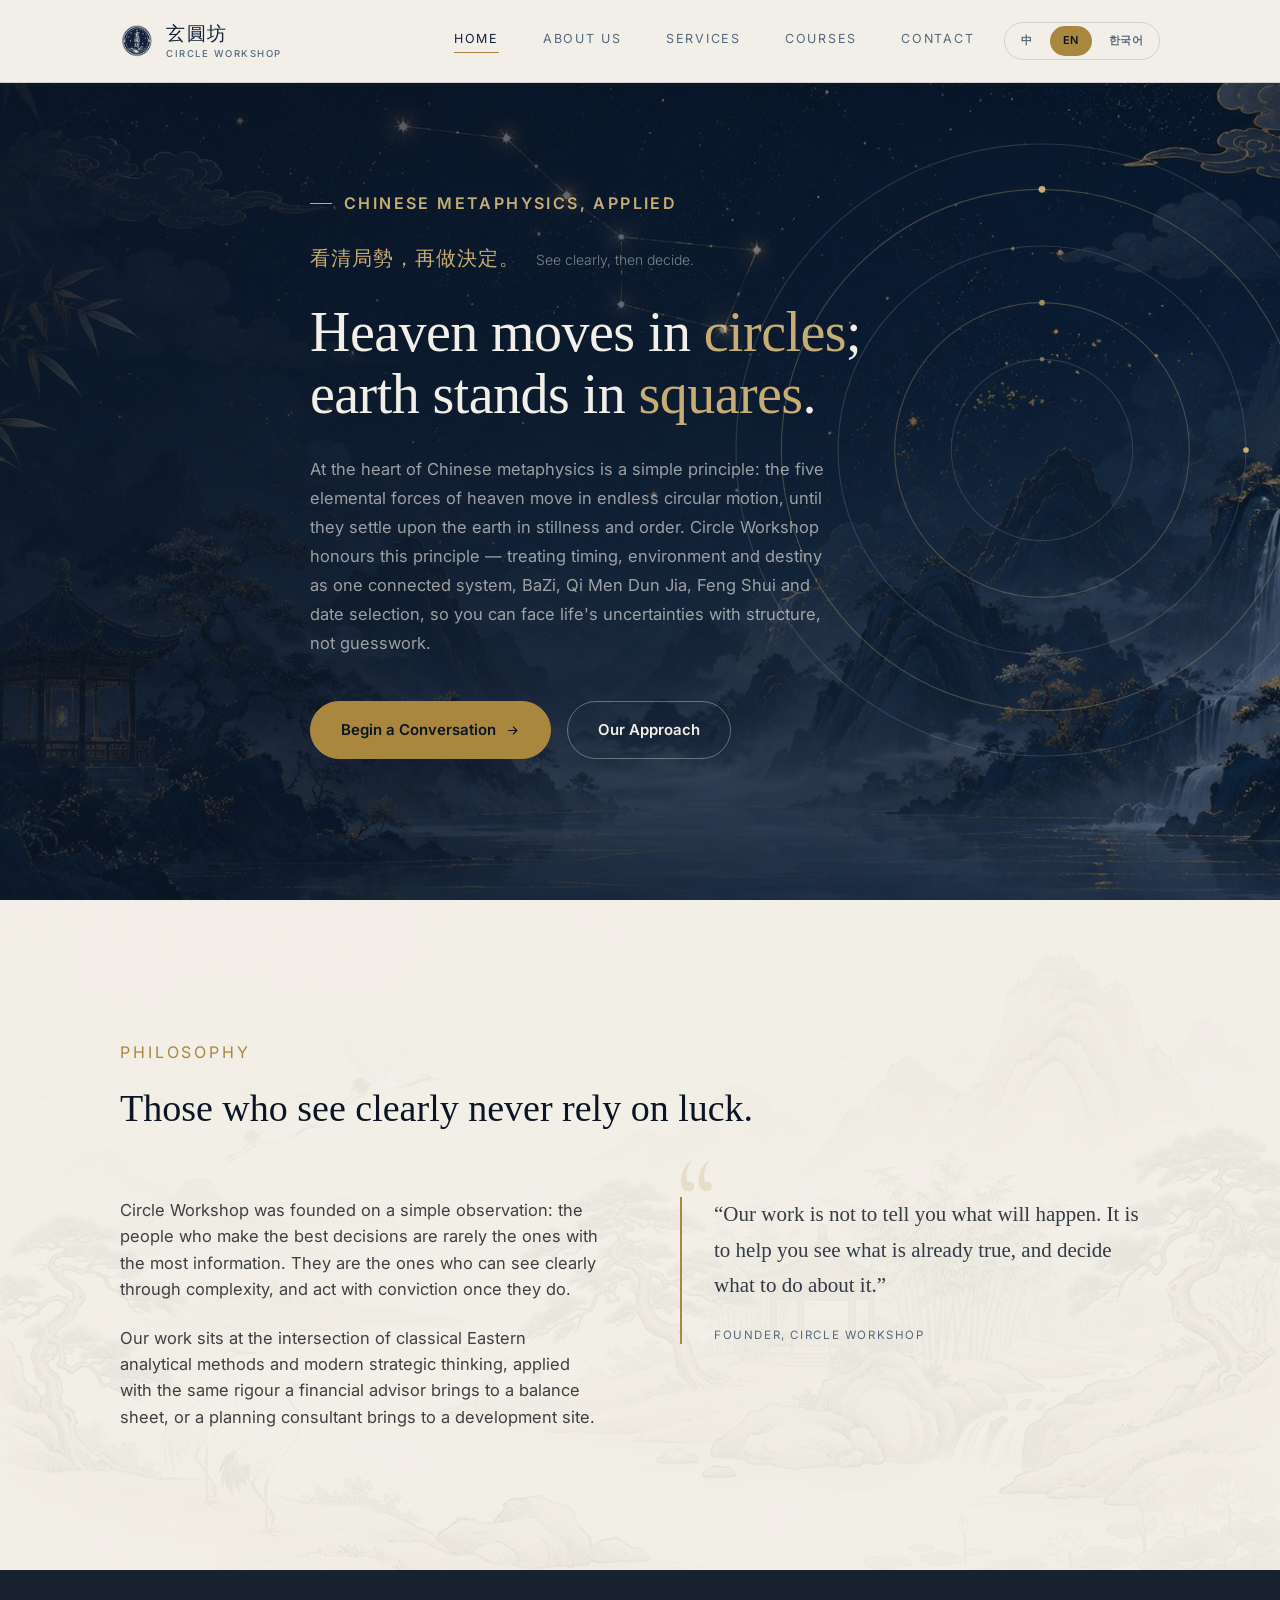
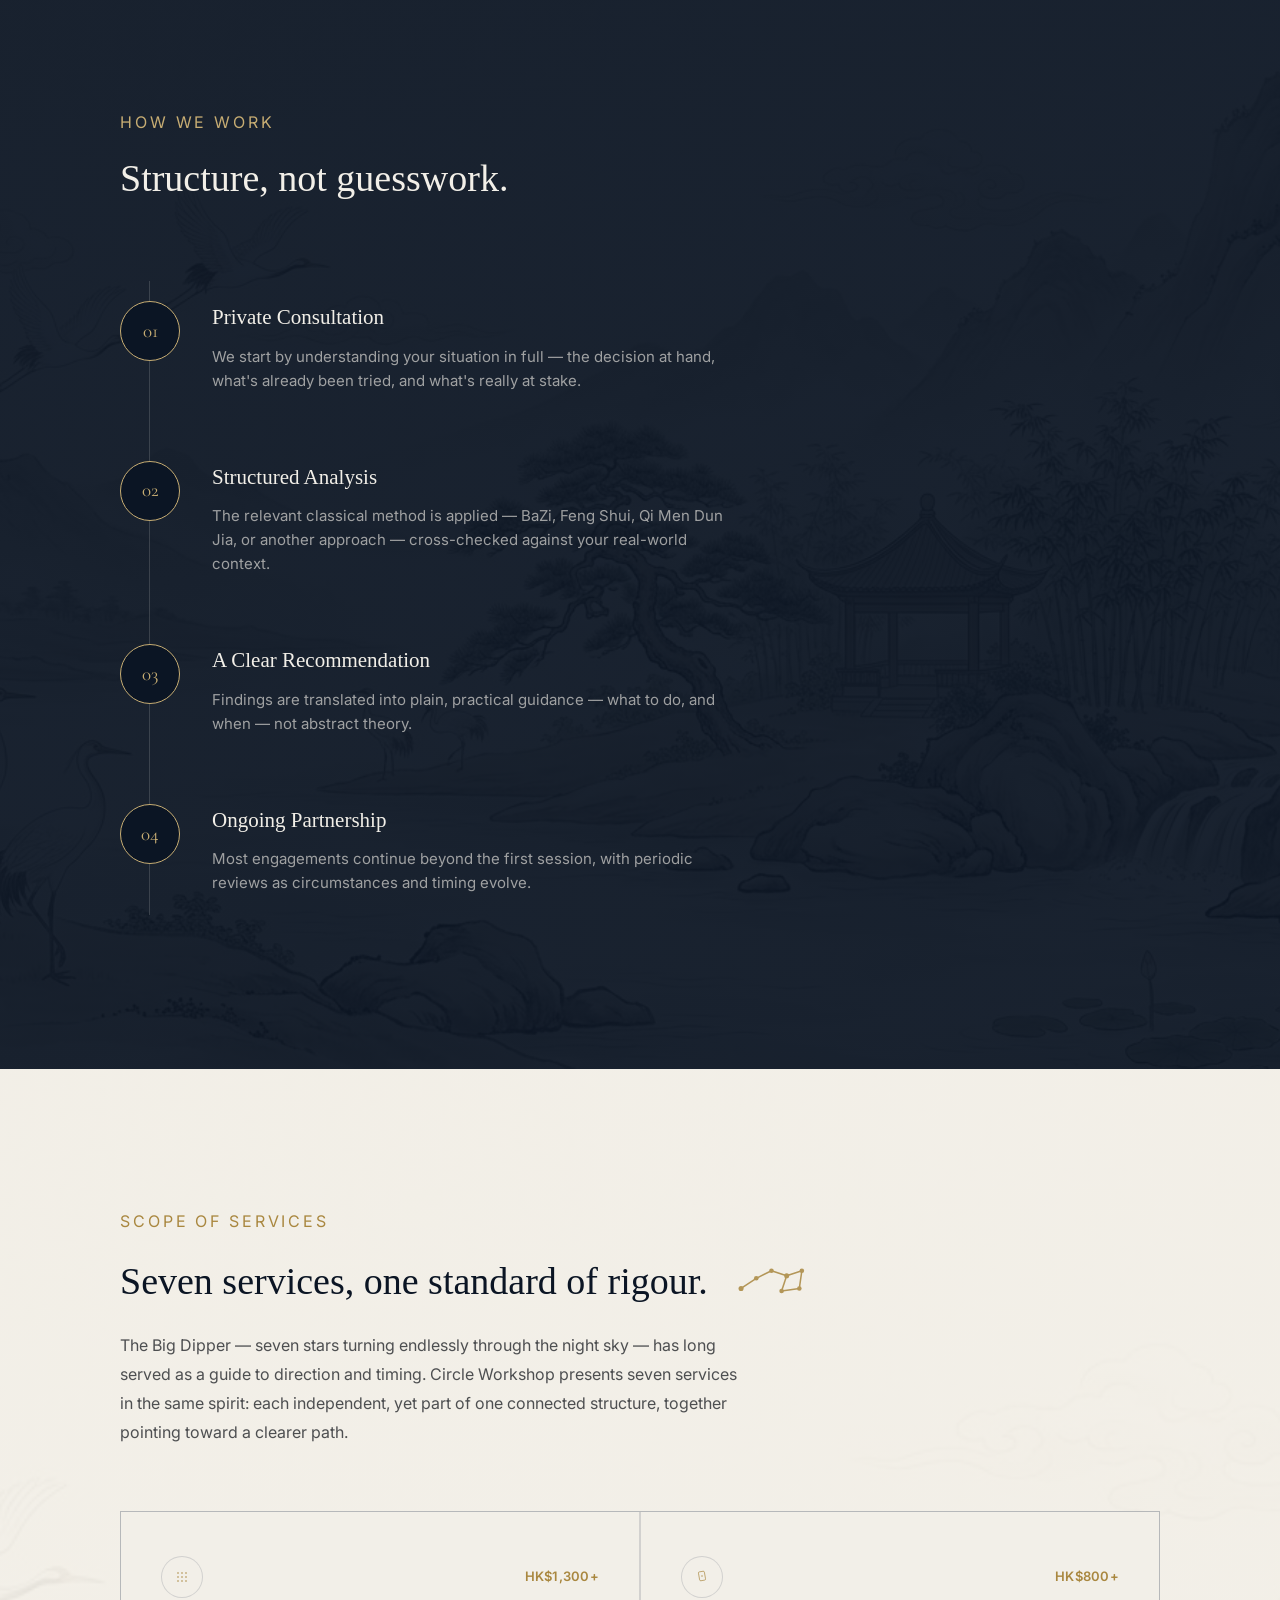
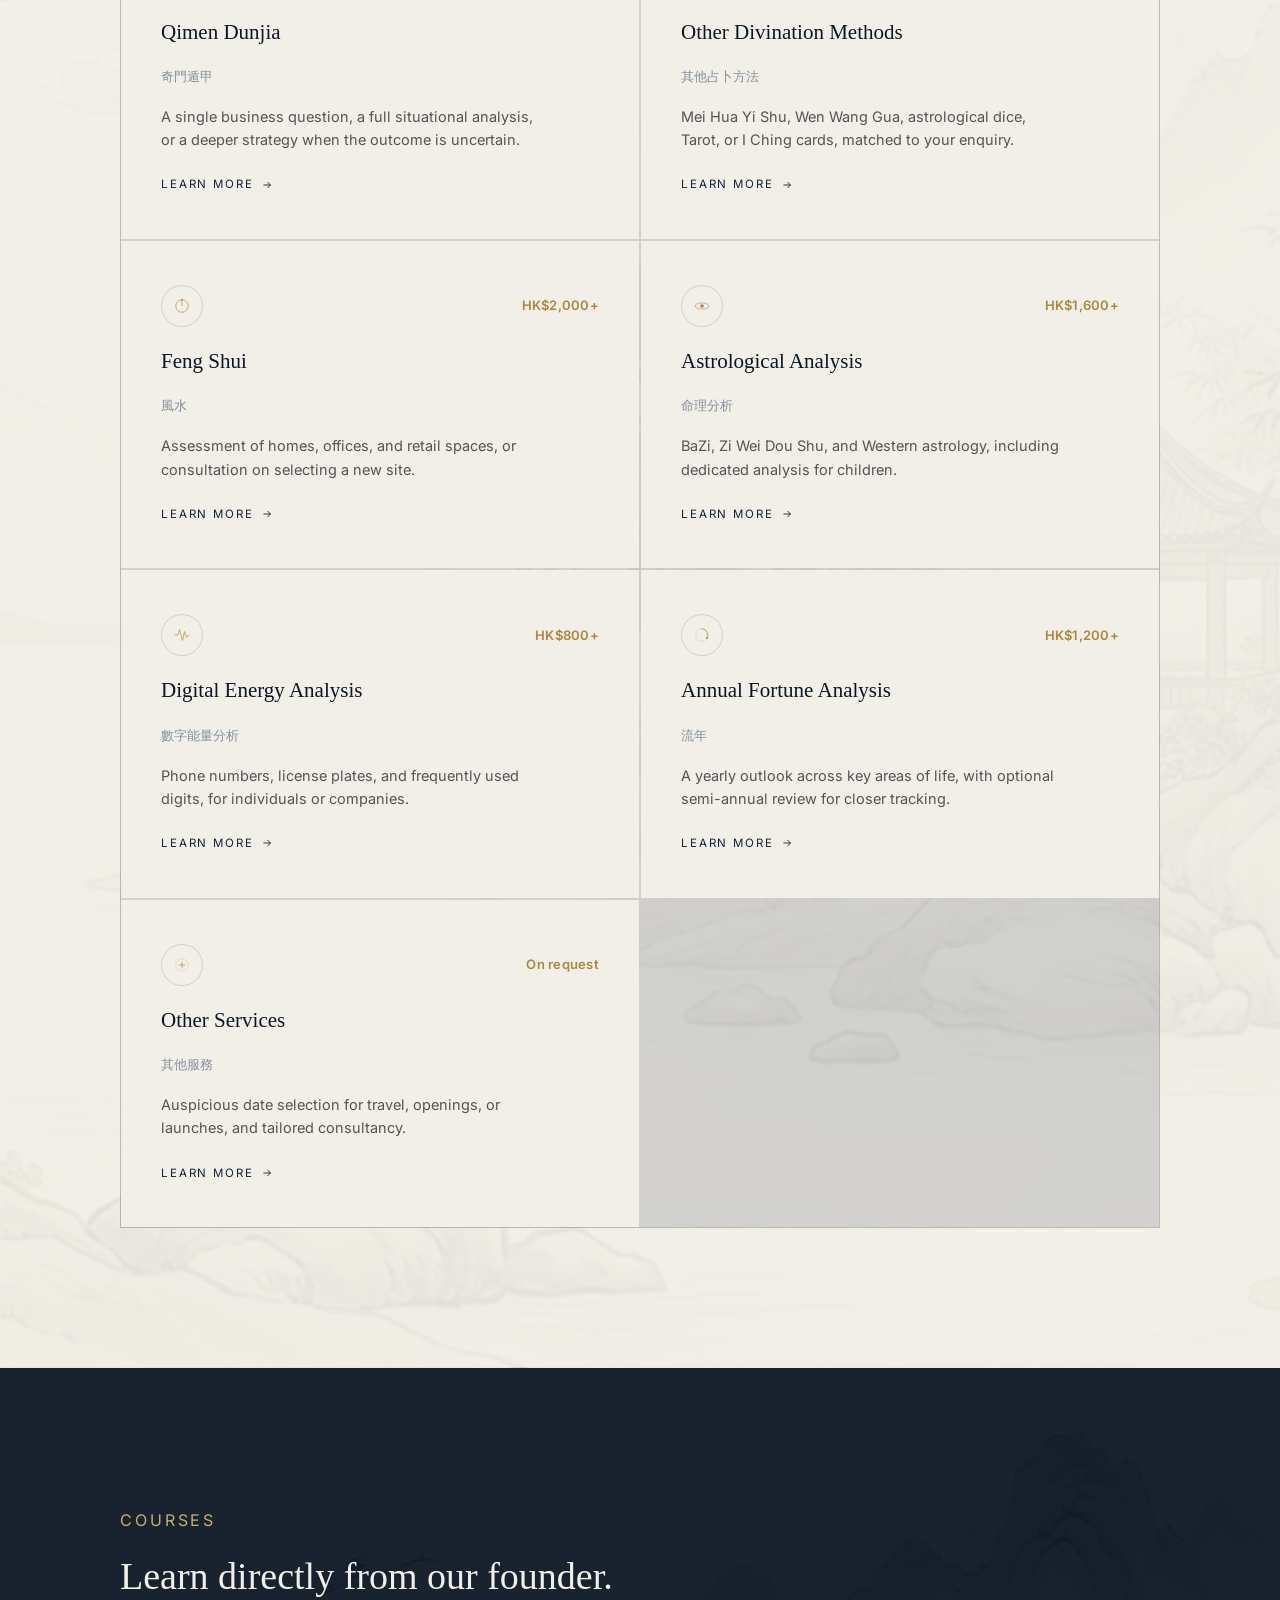
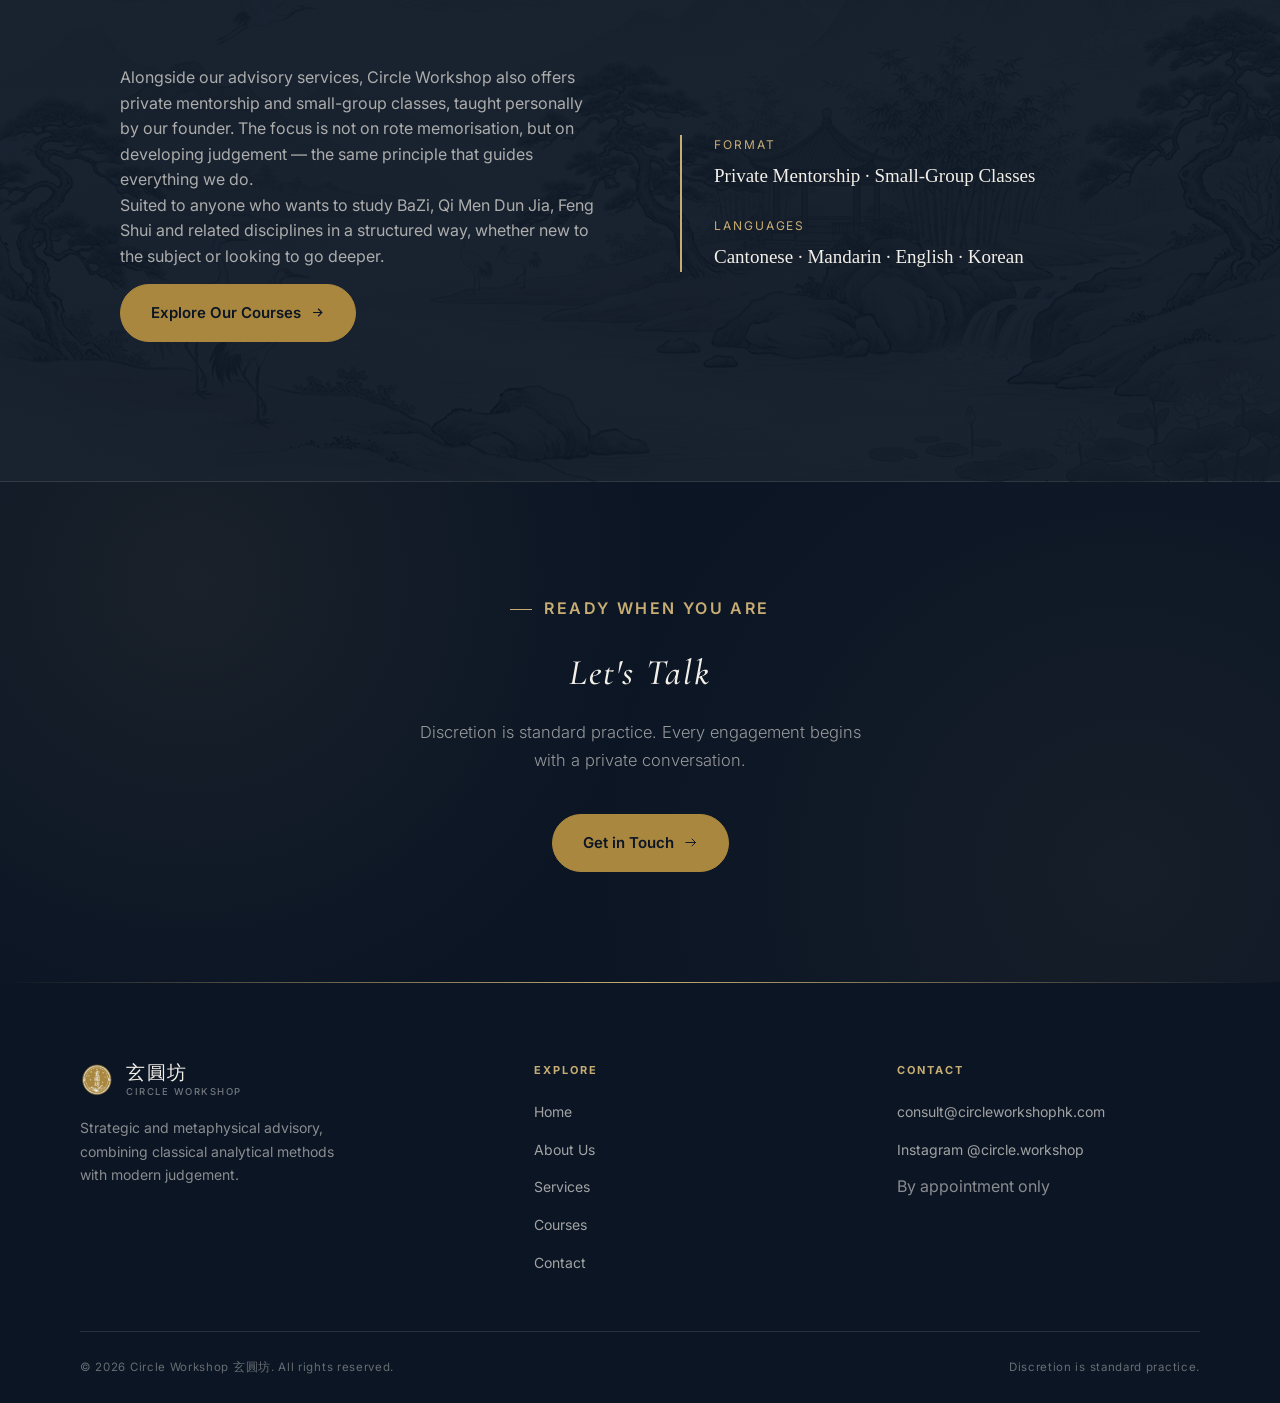
<file: index-en.html>
<!DOCTYPE html>
<html lang="en">
<head>
<meta charset="UTF-8">
<meta name="viewport" content="width=device-width, initial-scale=1.0">
<title>Circle Workshop 玄圓坊 — Insight for the decisions that matter.</title>
<link rel="icon" href="images/logo.png">
<link rel="preconnect" href="https://fonts.googleapis.com">
<link rel="preconnect" href="https://fonts.gstatic.com" crossorigin>
<link href="https://fonts.googleapis.com/css2?family=Noto+Serif+SC:wght@300;400;600&family=Cormorant+Garamond:ital,wght@0,400;0,500;0,600;1,400&family=Inter:wght@300;400;500;600&display=swap" rel="stylesheet">
<link rel="stylesheet" href="style.css">
</head>
<body>

<header id="siteHeader">
  <nav class="wrap">
    <a href="index-en.html" class="brand-mark">
      <img src="images/logo.png" alt="Circle Workshop">
      <span class="brand-text">
        <span class="brand-cn">玄圓坊</span>
        <span class="brand-en">Circle Workshop</span>
      </span>
    </a>
    <div class="nav-right">
      <div class="nav-links" id="navLinks">
        <a href="index-en.html" class="active">Home</a>
        <a href="about-en.html">About Us</a>
        <a href="services-en.html">Services</a>
        <a href="courses-en.html">Courses</a>
        <a href="contact-en.html">Contact</a>
      </div>
      <div class="lang-switch-group">
        <a href="index.html" class="lang-opt">中</a>
        <a href="index-en.html" class="lang-opt active">EN</a>
        <a href="index-ko.html" class="lang-opt">한국어</a>
      </div>
      <button class="nav-toggle" id="navToggle" aria-label="Toggle menu">
        <span></span><span></span><span></span>
      </button>
    </div>
  </nav>
</header>

<section class="hero">
  <div class="hero-decor" aria-hidden="true">
    <svg viewBox="0 0 600 600" fill="none">
      <circle class="orbit-ring" cx="300" cy="300" r="270"/>
      <circle class="orbit-ring gold arc-draw" cx="300" cy="300" r="230"/>
      <circle class="orbit-ring" cx="300" cy="300" r="180"/>
      <circle class="orbit-ring gold arc-draw delay1" cx="300" cy="300" r="130"/>
      <circle class="orbit-ring" cx="300" cy="300" r="80"/>
      <g class="orbit-spin-slow" style="transform-origin:300px 300px;">
        <circle class="orbit-dot" cx="570" cy="300" r="3.5"/>
      </g>
      <g class="orbit-spin-mid" style="transform-origin:300px 300px;">
        <circle class="orbit-dot" cx="300" cy="70" r="3"/>
      </g>
      <g class="orbit-spin-fast" style="transform-origin:300px 300px;">
        <circle class="orbit-dot" cx="480" cy="300" r="2.5"/>
      </g>
      <g class="orbit-spin-mid" style="transform-origin:300px 300px;">
        <circle class="orbit-dot" cx="300" cy="170" r="2.5" opacity="0.75"/>
      </g>
      <g class="orbit-spin-slow" style="transform-origin:300px 300px;">
        <circle class="orbit-dot" cx="300" cy="220" r="2" opacity="0.6"/>
      </g>
    </svg>
  </div>
  <div class="wrap">
    <div class="hero-inner">
      <div class="hero-eyebrow">Chinese Metaphysics, Applied</div>
      <div class="hero-couplet">
        <span class="couplet-cn">看清局勢，再做決定。</span>
        <span class="couplet-en">See clearly, then decide.</span>
      </div>
      <h1 class="hero-headline">Heaven moves in <em style="font-style:normal;">circles</em>; earth stands in <em style="font-style:normal;">squares</em>.</h1>
      <p class="hero-lede">At the heart of Chinese metaphysics is a simple principle: the five elemental forces of heaven move in endless circular motion, until they settle upon the earth in stillness and order. Circle Workshop honours this principle — treating timing, environment and destiny as one connected system, BaZi, Qi Men Dun Jia, Feng Shui and date selection, so you can face life's uncertainties with structure, not guesswork.</p>
      <div class="hero-cta">
        <a class="btn" href="contact-en.html">Begin a Conversation
          <svg viewBox="0 0 24 24" fill="none" stroke="currentColor" stroke-width="1.8"><path d="M5 12h14M13 6l6 6-6 6"/></svg>
        </a>
        <a class="btn on-dark" href="about-en.html">Our Approach</a>
      </div>
    </div>
  </div>
</section>

<section id="philosophy" class="philosophy">
  <div class="wrap">
    <div class="section-head reveal">
      <div class="section-eyebrow">Philosophy</div>
      <h2 class="section-title">Those who see clearly never rely on luck.</h2>
    </div>
    <div class="philosophy-grid">
      <div class="reveal">
        <p>Circle Workshop was founded on a simple observation: the people who make the best decisions are rarely the ones with the most information. They are the ones who can see clearly through complexity, and act with conviction once they do.</p>
        <p>Our work sits at the intersection of classical Eastern analytical methods and modern strategic thinking, applied with the same rigour a financial advisor brings to a balance sheet, or a planning consultant brings to a development site.</p>
      </div>
      <div class="reveal quote-block">
        <p>&ldquo;Our work is not to tell you what will happen. It is to help you see what is already true, and decide what to do about it.&rdquo;</p>
        <div class="quote-attr">Founder, Circle Workshop</div>
      </div>
    </div>
  </div>
</section>

<section class="process">
  <div class="wrap">
    <div class="section-head reveal">
      <div class="section-eyebrow">How We Work</div>
      <h2 class="section-title">Structure, not guesswork.</h2>
    </div>
    <div class="process-list reveal">
      <div class="process-step">
        <div class="process-num">01</div>
        <div class="process-copy">
          <h3>Private Consultation</h3>
          <p>We start by understanding your situation in full — the decision at hand, what's already been tried, and what's really at stake.</p>
        </div>
      </div>
      <div class="process-step">
        <div class="process-num">02</div>
        <div class="process-copy">
          <h3>Structured Analysis</h3>
          <p>The relevant classical method is applied — BaZi, Feng Shui, Qi Men Dun Jia, or another approach — cross-checked against your real-world context.</p>
        </div>
      </div>
      <div class="process-step">
        <div class="process-num">03</div>
        <div class="process-copy">
          <h3>A Clear Recommendation</h3>
          <p>Findings are translated into plain, practical guidance — what to do, and when — not abstract theory.</p>
        </div>
      </div>
      <div class="process-step">
        <div class="process-num">04</div>
        <div class="process-copy">
          <h3>Ongoing Partnership</h3>
          <p>Most engagements continue beyond the first session, with periodic reviews as circumstances and timing evolve.</p>
        </div>
      </div>
    </div>
  </div>
</section>

<section id="services">
  <div class="wrap">
    <div class="section-head reveal">
      <div class="section-eyebrow">Scope of Services</div>
      <div class="title-row">
        <h2 class="section-title">Seven services, one standard of rigour.</h2>
        <div class="bigdipper-icon" aria-hidden="true">
          <svg viewBox="0 0 60 40" fill="none">
            <polyline points="4,28 16,20 28,14 40,18 52,14 50,28 36,30" stroke="var(--gold)" stroke-width="1.2" stroke-linejoin="round"/>
            <line x1="40" y1="18" x2="36" y2="30" stroke="var(--gold)" stroke-width="1.2"/>
            <circle cx="4" cy="28" r="2" fill="var(--gold)"/>
            <circle cx="16" cy="20" r="1.8" fill="var(--gold)"/>
            <circle cx="28" cy="14" r="1.8" fill="var(--gold)"/>
            <circle cx="40" cy="18" r="2" fill="var(--gold)"/>
            <circle cx="52" cy="14" r="1.8" fill="var(--gold)"/>
            <circle cx="50" cy="28" r="1.8" fill="var(--gold)"/>
            <circle cx="36" cy="30" r="1.8" fill="var(--gold)"/>
          </svg>
        </div>
      </div>
      <p class="section-intro">The Big Dipper — seven stars turning endlessly through the night sky — has long served as a guide to direction and timing. Circle Workshop presents seven services in the same spirit: each independent, yet part of one connected structure, together pointing toward a clearer path.</p>
    </div>
    <div class="service-cards reveal">

      <div class="service-card" style="--card-img: url('images/service-qimen.jpg');">
        <div class="card-top">
          <div class="icon-circle">
            <svg viewBox="0 0 40 40"><g fill="var(--gold)">
              <circle cx="12" cy="12" r="1.6"/><circle cx="20" cy="12" r="1.6"/><circle cx="28" cy="12" r="1.6"/>
              <circle cx="12" cy="20" r="1.6"/><circle cx="20" cy="20" r="1.6"/><circle cx="28" cy="20" r="1.6"/>
              <circle cx="12" cy="28" r="1.6"/><circle cx="20" cy="28" r="1.6"/><circle cx="28" cy="28" r="1.6"/>
            </g></svg>
          </div>
          <div class="price-tag">HK$1,300+</div>
        </div>
        <h3>Qimen Dunjia</h3>
        <div class="cn-label">奇門遁甲</div>
        <p>A single business question, a full situational analysis, or a deeper strategy when the outcome is uncertain.</p>
        <a class="learn-more" href="services-en.html#qimen-dunjia">Learn more
          <svg viewBox="0 0 24 24" fill="none" stroke="currentColor" stroke-width="1.8"><path d="M5 12h14M13 6l6 6-6 6"/></svg>
        </a>
      </div>

      <div class="service-card" style="--card-img: url('images/service-divination.jpg');">
        <div class="card-top">
          <div class="icon-circle">
            <svg viewBox="0 0 40 40"><g fill="none" stroke="var(--gold)" stroke-width="1.3">
              <rect x="14" y="9" width="12" height="18" rx="2.2" transform="rotate(-10 20 18)"/>
            </g><circle cx="20" cy="18" r="1.4" fill="var(--gold)"/></svg>
          </div>
          <div class="price-tag">HK$800+</div>
        </div>
        <h3>Other Divination Methods</h3>
        <div class="cn-label">其他占卜方法</div>
        <p>Mei Hua Yi Shu, Wen Wang Gua, astrological dice, Tarot, or I Ching cards, matched to your enquiry.</p>
        <a class="learn-more" href="services-en.html#other-divination">Learn more
          <svg viewBox="0 0 24 24" fill="none" stroke="currentColor" stroke-width="1.8"><path d="M5 12h14M13 6l6 6-6 6"/></svg>
        </a>
      </div>

      <div class="service-card" style="--card-img: url('images/service-fengshui.jpg');">
        <div class="card-top">
          <div class="icon-circle">
            <svg viewBox="0 0 40 40"><circle cx="20" cy="20" r="12.5" fill="none" stroke="var(--gold)" stroke-width="1.3"/>
              <line x1="20" y1="20" x2="20" y2="7.5" stroke="var(--gold)" stroke-width="1.3"/>
              <circle cx="20" cy="7.5" r="1.6" fill="var(--gold)"/></svg>
          </div>
          <div class="price-tag">HK$2,000+</div>
        </div>
        <h3>Feng Shui</h3>
        <div class="cn-label">風水</div>
        <p>Assessment of homes, offices, and retail spaces, or consultation on selecting a new site.</p>
        <a class="learn-more" href="services-en.html#feng-shui">Learn more
          <svg viewBox="0 0 24 24" fill="none" stroke="currentColor" stroke-width="1.8"><path d="M5 12h14M13 6l6 6-6 6"/></svg>
        </a>
      </div>

      <div class="service-card" style="--card-img: url('images/service-astrology.jpg');">
        <div class="card-top">
          <div class="icon-circle">
            <svg viewBox="0 0 40 40"><ellipse cx="20" cy="20" rx="14" ry="6" fill="none" stroke="var(--gold)" stroke-width="1.1"/>
              <circle cx="20" cy="20" r="3.6" fill="var(--gold)"/></svg>
          </div>
          <div class="price-tag">HK$1,600+</div>
        </div>
        <h3>Astrological Analysis</h3>
        <div class="cn-label">命理分析</div>
        <p>BaZi, Zi Wei Dou Shu, and Western astrology, including dedicated analysis for children.</p>
        <a class="learn-more" href="services-en.html#astrological-analysis">Learn more
          <svg viewBox="0 0 24 24" fill="none" stroke="currentColor" stroke-width="1.8"><path d="M5 12h14M13 6l6 6-6 6"/></svg>
        </a>
      </div>

      <div class="service-card" style="--card-img: url('images/service-digital.jpg');">
        <div class="card-top">
          <div class="icon-circle">
            <svg viewBox="0 0 40 40"><polyline points="6,20 12,20 15,9 21,31 25,13 29,25 34,20" fill="none" stroke="var(--gold)" stroke-width="1.3" stroke-linecap="round" stroke-linejoin="round"/></svg>
          </div>
          <div class="price-tag">HK$800+</div>
        </div>
        <h3>Digital Energy Analysis</h3>
        <div class="cn-label">數字能量分析</div>
        <p>Phone numbers, license plates, and frequently used digits, for individuals or companies.</p>
        <a class="learn-more" href="services-en.html#digital-energy">Learn more
          <svg viewBox="0 0 24 24" fill="none" stroke="currentColor" stroke-width="1.8"><path d="M5 12h14M13 6l6 6-6 6"/></svg>
        </a>
      </div>

      <div class="service-card" style="--card-img: url('images/service-fortune.jpg');">
        <div class="card-top">
          <div class="icon-circle">
            <svg viewBox="0 0 40 40"><circle cx="20" cy="20" r="12.5" fill="none" stroke="var(--gold)" stroke-width="1.1" opacity="0.35"/>
              <path d="M20 7.5 A12.5 12.5 0 0 1 29.8 26" fill="none" stroke="var(--gold)" stroke-width="1.4" stroke-linecap="round"/>
              <circle cx="29.8" cy="26" r="1.8" fill="var(--gold)"/></svg>
          </div>
          <div class="price-tag">HK$1,200+</div>
        </div>
        <h3>Annual Fortune Analysis</h3>
        <div class="cn-label">流年</div>
        <p>A yearly outlook across key areas of life, with optional semi-annual review for closer tracking.</p>
        <a class="learn-more" href="services-en.html#annual-fortune">Learn more
          <svg viewBox="0 0 24 24" fill="none" stroke="currentColor" stroke-width="1.8"><path d="M5 12h14M13 6l6 6-6 6"/></svg>
        </a>
      </div>

      <div class="service-card" style="--card-img: url('images/service-other.jpg');">
        <div class="card-top">
          <div class="icon-circle">
            <svg viewBox="0 0 40 40"><circle cx="20" cy="20" r="12.5" fill="none" stroke="var(--gold)" stroke-width="1.1" opacity="0.35"/>
              <line x1="20" y1="13.5" x2="20" y2="26.5" stroke="var(--gold)" stroke-width="1.4"/>
              <line x1="13.5" y1="20" x2="26.5" y2="20" stroke="var(--gold)" stroke-width="1.4"/></svg>
          </div>
          <div class="price-tag">On request</div>
        </div>
        <h3>Other Services</h3>
        <div class="cn-label">其他服務</div>
        <p>Auspicious date selection for travel, openings, or launches, and tailored consultancy.</p>
        <a class="learn-more" href="services-en.html#other-services">Learn more
          <svg viewBox="0 0 24 24" fill="none" stroke="currentColor" stroke-width="1.8"><path d="M5 12h14M13 6l6 6-6 6"/></svg>
        </a>
      </div>

    </div>
  </div>
</section>

<section class="courses-teaser">
  <div class="wrap">
    <div class="section-head reveal">
      <div class="section-eyebrow">Courses</div>
      <h2 class="section-title">Learn directly from our founder.</h2>
    </div>
    <div class="philosophy-grid">
      <div class="reveal">
        <p>Alongside our advisory services, Circle Workshop also offers private mentorship and small-group classes, taught personally by our founder. The focus is not on rote memorisation, but on developing judgement — the same principle that guides everything we do.</p>
        <p>Suited to anyone who wants to study BaZi, Qi Men Dun Jia, Feng Shui and related disciplines in a structured way, whether new to the subject or looking to go deeper.</p>
        <a class="btn" href="courses-en.html">Explore Our Courses
          <svg viewBox="0 0 24 24" fill="none" stroke="currentColor" stroke-width="1.8"><path d="M5 12h14M13 6l6 6-6 6"/></svg>
        </a>
      </div>
      <div class="reveal info-block">
        <div class="info-row">
          <div class="info-label">Format</div>
          <div class="info-value">Private Mentorship &middot; Small-Group Classes</div>
        </div>
        <div class="info-row">
          <div class="info-label">Languages</div>
          <div class="info-value">Cantonese &middot; Mandarin &middot; English &middot; Korean</div>
        </div>
      </div>
    </div>
  </div>
</section>

<section class="cta-banner">
  <div class="wrap" style="text-align:center;">
    <div class="cta-eyebrow reveal in-view">Ready when you are</div>
    <h2 class="cta-title reveal in-view" style="font-family:var(--serif-en); font-style:italic; font-weight:500;">Let's Talk</h2>
    <p class="cta-sub reveal in-view">Discretion is standard practice. Every engagement begins with a private conversation.</p>
    <div class="cta-buttons reveal in-view">
      <a class="btn" href="contact-en.html">Get in Touch
        <svg viewBox="0 0 24 24" fill="none" stroke="currentColor" stroke-width="1.5"><path d="M4 12h16M14 6l6 6-6 6"/></svg>
      </a>
    </div>
  </div>
</section>

<footer>
  <div class="wrap footer-main">
    <div class="footer-brand">
      <div class="brand-mark">
        <img src="images/logo-gold.png" alt="Circle Workshop">
        <span class="brand-text">
          <span class="brand-cn">玄圓坊</span>
          <span class="brand-en">Circle Workshop</span>
        </span>
      </div>
      <p>Strategic and metaphysical advisory, combining classical analytical methods with modern judgement.</p>
    </div>
    <div class="footer-col">
      <h4>Explore</h4>
      <ul>
        <li><a href="index-en.html">Home</a></li>
        <li><a href="about-en.html">About Us</a></li>
        <li><a href="services-en.html">Services</a></li>
        <li><a href="courses-en.html">Courses</a></li>
        <li><a href="contact-en.html">Contact</a></li>
      </ul>
    </div>
    <div class="footer-col">
      <h4>Contact</h4>
      <ul>
        <li><a href="mailto:consult@circleworkshophk.com">consult@circleworkshophk.com</a></li>
        <li><a href="https://instagram.com/circle.workshop" target="_blank" rel="noopener">Instagram @circle.workshop</a></li>
        <li>By appointment only</li>
      </ul>
    </div>
  </div>
  <div class="wrap footer-bottom">
    <div>&copy; 2026 Circle Workshop 玄圓坊. All rights reserved.</div>
    <div>Discretion is standard practice.</div>
  </div>
</footer>

<script src="script.js"></script>
</body>
</html>
</file>
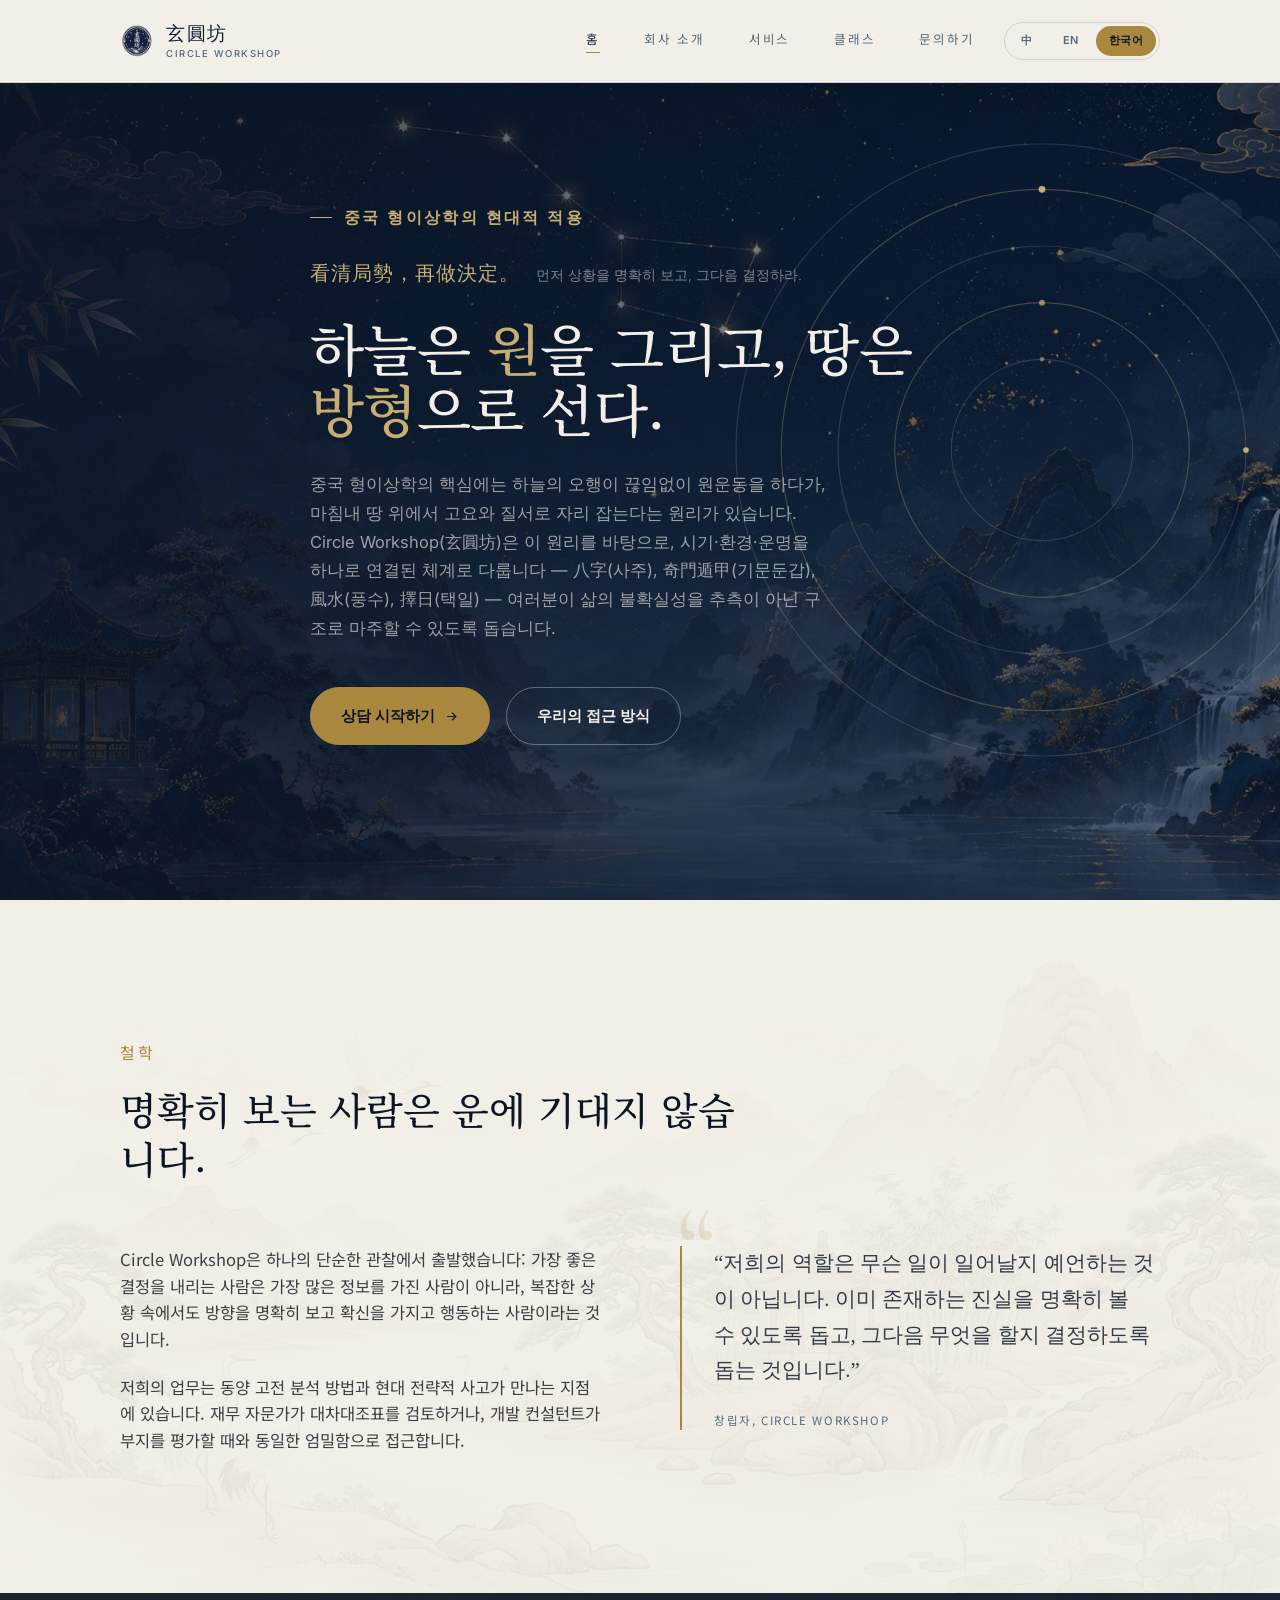
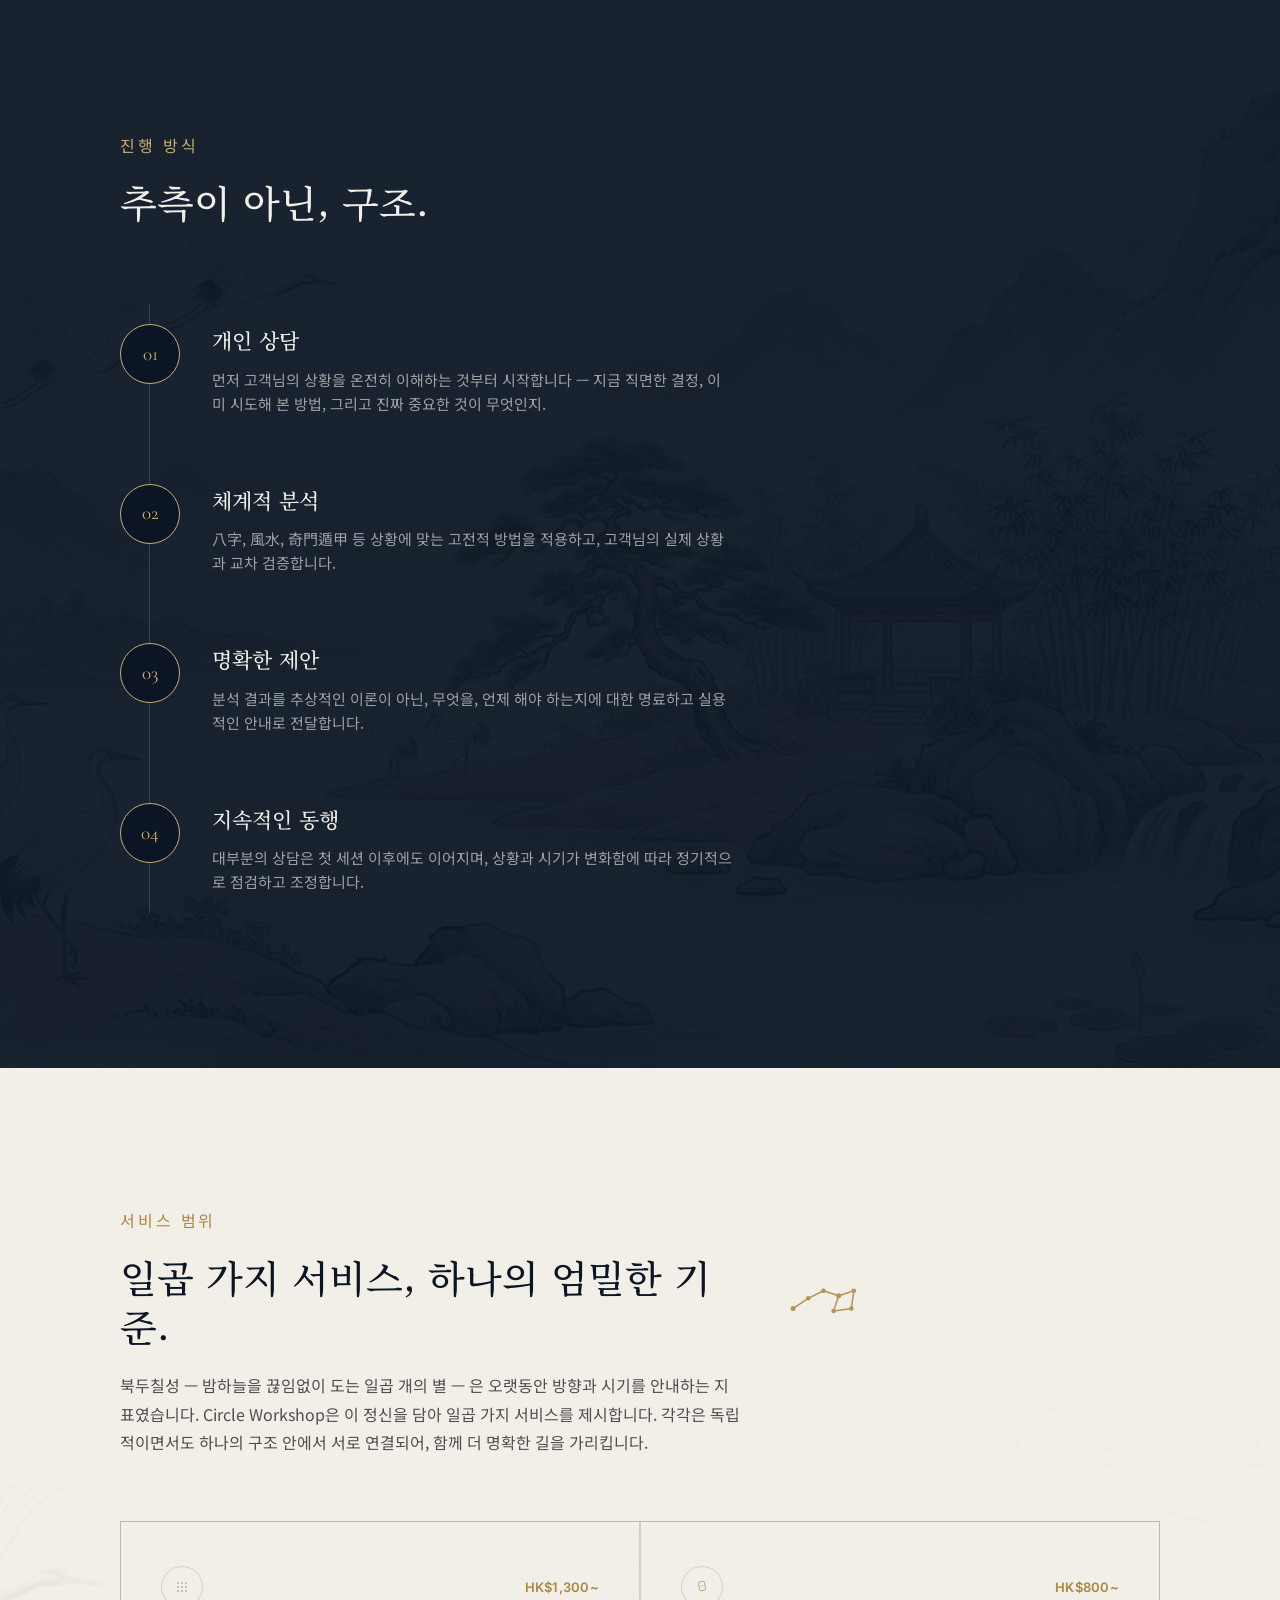
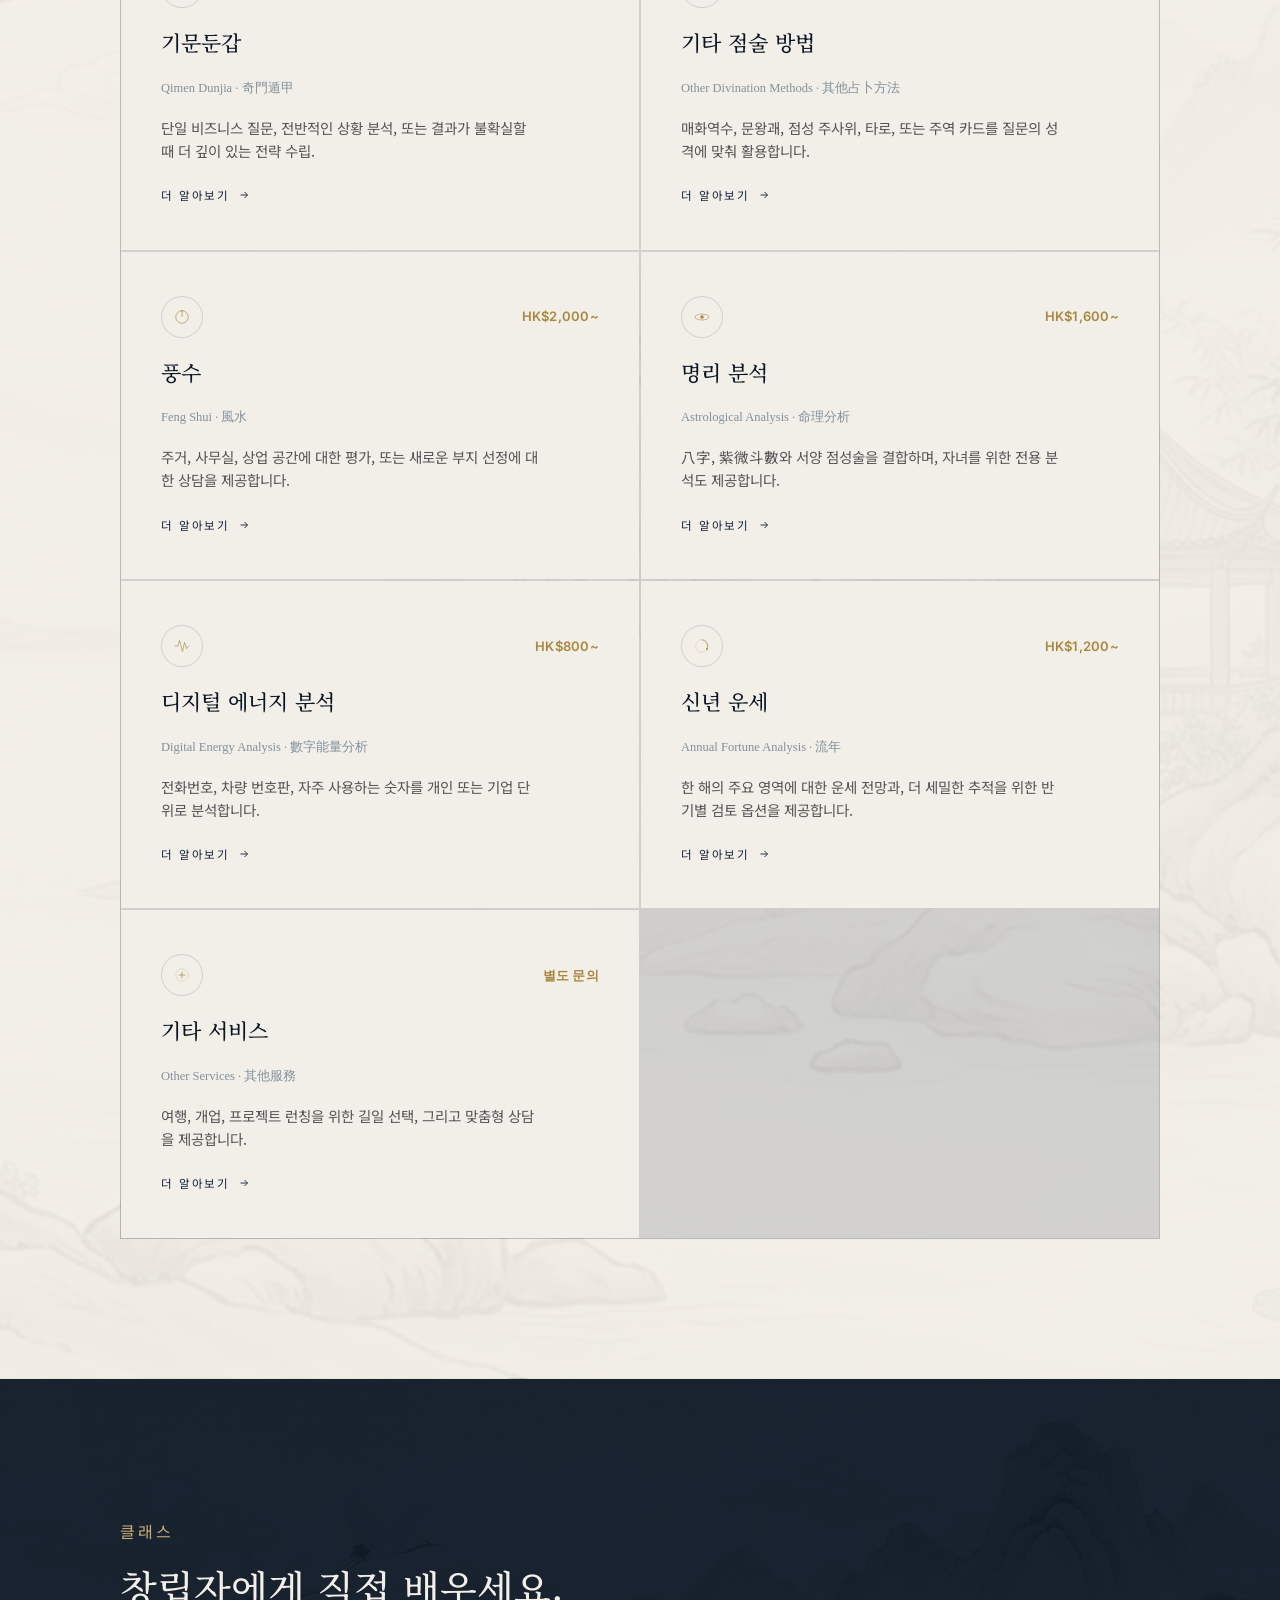
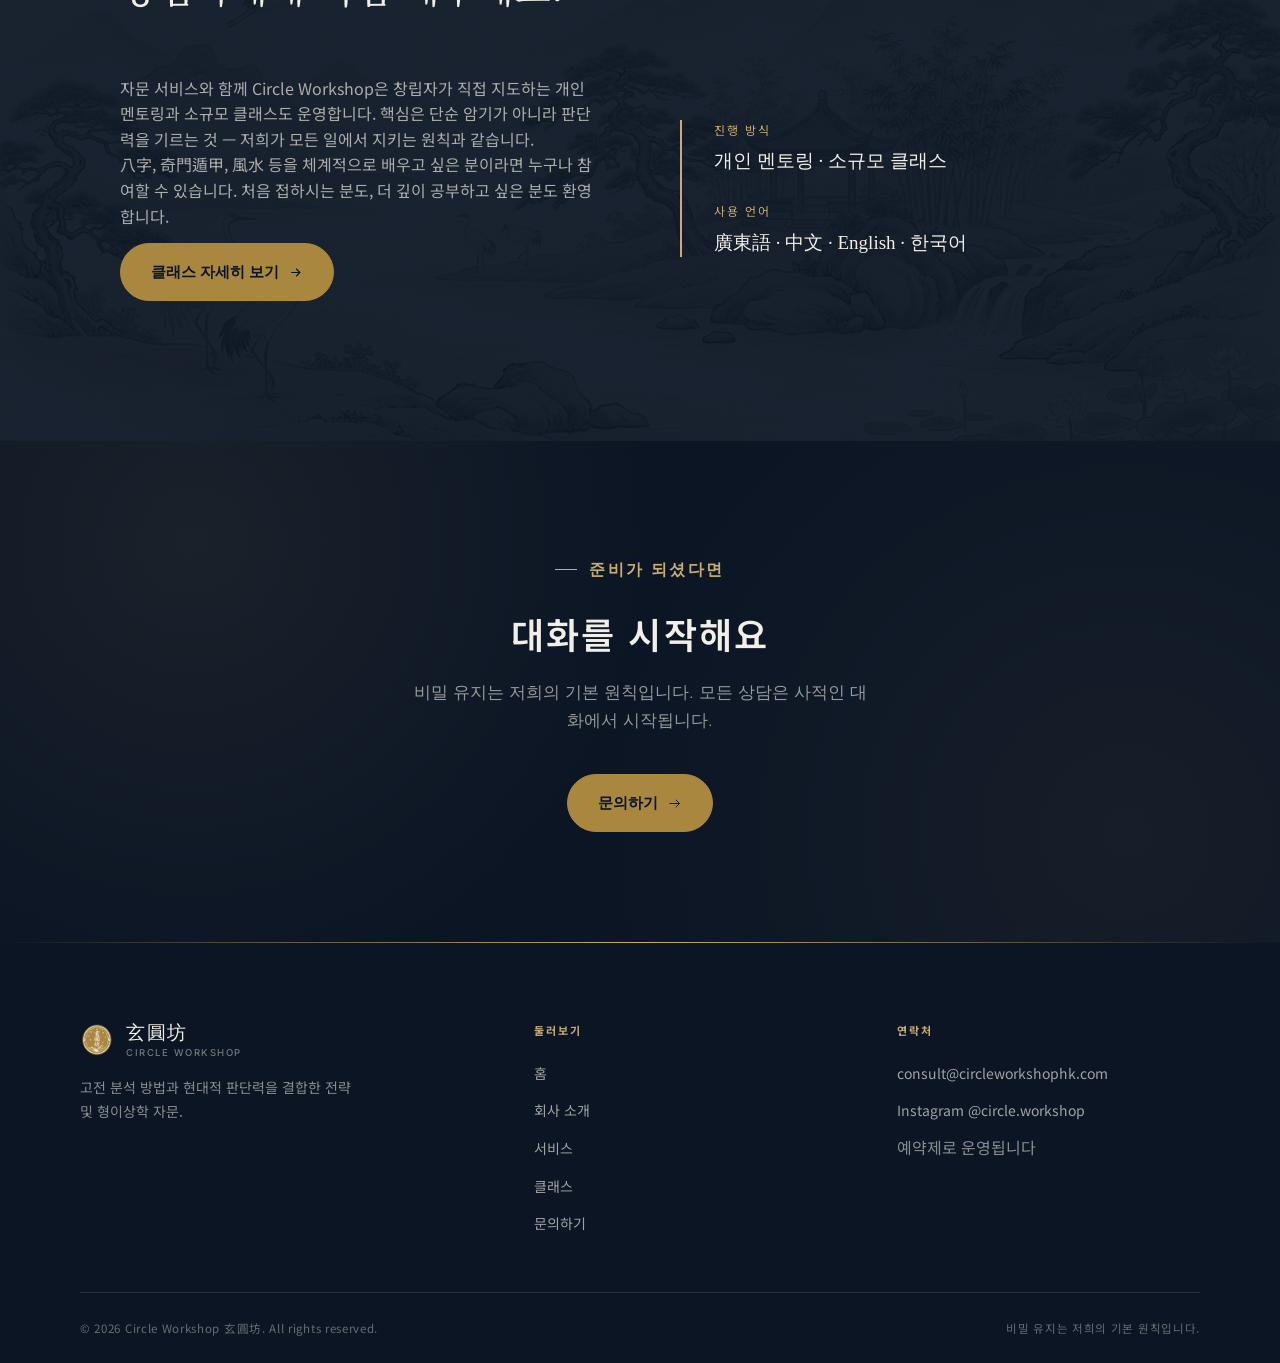
<file: index-ko.html>
<!DOCTYPE html>
<html lang="ko">
<head>
<meta charset="UTF-8">
<meta name="viewport" content="width=device-width, initial-scale=1.0">
<title>Circle Workshop 玄圓坊 — 정말 중요한 결정을 위한 통찰.</title>
<link rel="icon" href="images/logo.png">
<link rel="preconnect" href="https://fonts.googleapis.com">
<link rel="preconnect" href="https://fonts.gstatic.com" crossorigin>
<link href="https://fonts.googleapis.com/css2?family=Noto+Serif+SC:wght@300;400;600&family=Noto+Serif+KR:wght@400;500;600&family=Noto+Sans+KR:wght@300;400;500;600;700&family=Cormorant+Garamond:ital,wght@0,400;0,500;0,600;1,400&family=Inter:wght@300;400;500;600&display=swap" rel="stylesheet">
<link rel="stylesheet" href="style.css">
<style>
  body{ font-family:'Noto Sans KR', var(--sans); }
  .hero-headline, .section-title, .cta-title, .page-hero h1, .process-copy h3,
  .service-card h3, .sd-name, .founder-name, .value-item h3, .curriculum-item h3,
  .contact-title, .lang-badge{ font-family:'Noto Serif KR', var(--serif-cn); }
</style>
</head>
<body>

<header id="siteHeader">
  <nav class="wrap">
    <a href="index-ko.html" class="brand-mark">
      <img src="images/logo.png" alt="Circle Workshop">
      <span class="brand-text">
        <span class="brand-cn">玄圓坊</span>
        <span class="brand-en">Circle Workshop</span>
      </span>
    </a>
    <div class="nav-right">
      <div class="nav-links" id="navLinks">
        <a href="index-ko.html" class="active">홈</a>
        <a href="about-ko.html">회사 소개</a>
        <a href="services-ko.html">서비스</a>
        <a href="courses-ko.html">클래스</a>
        <a href="contact-ko.html">문의하기</a>
      </div>
      <div class="lang-switch-group">
        <a href="index.html" class="lang-opt">中</a>
        <a href="index-en.html" class="lang-opt">EN</a>
        <a href="index-ko.html" class="lang-opt active">한국어</a>
      </div>
      <button class="nav-toggle" id="navToggle" aria-label="Toggle menu">
        <span></span><span></span><span></span>
      </button>
    </div>
  </nav>
</header>

<section class="hero">
  <div class="hero-decor" aria-hidden="true">
    <svg viewBox="0 0 600 600" fill="none">
      <circle class="orbit-ring" cx="300" cy="300" r="270"/>
      <circle class="orbit-ring gold arc-draw" cx="300" cy="300" r="230"/>
      <circle class="orbit-ring" cx="300" cy="300" r="180"/>
      <circle class="orbit-ring gold arc-draw delay1" cx="300" cy="300" r="130"/>
      <circle class="orbit-ring" cx="300" cy="300" r="80"/>
      <g class="orbit-spin-slow" style="transform-origin:300px 300px;">
        <circle class="orbit-dot" cx="570" cy="300" r="3.5"/>
      </g>
      <g class="orbit-spin-mid" style="transform-origin:300px 300px;">
        <circle class="orbit-dot" cx="300" cy="70" r="3"/>
      </g>
      <g class="orbit-spin-fast" style="transform-origin:300px 300px;">
        <circle class="orbit-dot" cx="480" cy="300" r="2.5"/>
      </g>
      <g class="orbit-spin-mid" style="transform-origin:300px 300px;">
        <circle class="orbit-dot" cx="300" cy="170" r="2.5" opacity="0.75"/>
      </g>
      <g class="orbit-spin-slow" style="transform-origin:300px 300px;">
        <circle class="orbit-dot" cx="300" cy="220" r="2" opacity="0.6"/>
      </g>
    </svg>
  </div>
  <div class="wrap">
    <div class="hero-inner">
      <div class="hero-eyebrow">중국 형이상학의 현대적 적용</div>
      <div class="hero-couplet">
        <span class="couplet-cn">看清局勢，再做決定。</span>
        <span class="couplet-en">먼저 상황을 명확히 보고, 그다음 결정하라.</span>
      </div>
      <h1 class="hero-headline">하늘은 <em style="font-style:normal;">원</em>을 그리고, 땅은 <em style="font-style:normal;">방형</em>으로 선다.</h1>
      <p class="hero-lede">중국 형이상학의 핵심에는 하늘의 오행이 끊임없이 원운동을 하다가, 마침내 땅 위에서 고요와 질서로 자리 잡는다는 원리가 있습니다. Circle Workshop(玄圓坊)은 이 원리를 바탕으로, 시기·환경·운명을 하나로 연결된 체계로 다룹니다 — 八字(사주), 奇門遁甲(기문둔갑), 風水(풍수), 擇日(택일) — 여러분이 삶의 불확실성을 추측이 아닌 구조로 마주할 수 있도록 돕습니다.</p>
      <div class="hero-cta">
        <a class="btn" href="contact-ko.html">상담 시작하기
          <svg viewBox="0 0 24 24" fill="none" stroke="currentColor" stroke-width="1.8"><path d="M5 12h14M13 6l6 6-6 6"/></svg>
        </a>
        <a class="btn on-dark" href="about-ko.html">우리의 접근 방식</a>
      </div>
    </div>
  </div>
</section>

<section id="philosophy" class="philosophy">
  <div class="wrap">
    <div class="section-head reveal">
      <div class="section-eyebrow">철학</div>
      <h2 class="section-title">명확히 보는 사람은 운에 기대지 않습니다.</h2>
    </div>
    <div class="philosophy-grid">
      <div class="reveal">
        <p>Circle Workshop은 하나의 단순한 관찰에서 출발했습니다: 가장 좋은 결정을 내리는 사람은 가장 많은 정보를 가진 사람이 아니라, 복잡한 상황 속에서도 방향을 명확히 보고 확신을 가지고 행동하는 사람이라는 것입니다.</p>
        <p>저희의 업무는 동양 고전 분석 방법과 현대 전략적 사고가 만나는 지점에 있습니다. 재무 자문가가 대차대조표를 검토하거나, 개발 컨설턴트가 부지를 평가할 때와 동일한 엄밀함으로 접근합니다.</p>
      </div>
      <div class="reveal quote-block">
        <p>&ldquo;저희의 역할은 무슨 일이 일어날지 예언하는 것이 아닙니다. 이미 존재하는 진실을 명확히 볼 수 있도록 돕고, 그다음 무엇을 할지 결정하도록 돕는 것입니다.&rdquo;</p>
        <div class="quote-attr">창립자, Circle Workshop</div>
      </div>
    </div>
  </div>
</section>

<section class="process">
  <div class="wrap">
    <div class="section-head reveal">
      <div class="section-eyebrow">진행 방식</div>
      <h2 class="section-title">추측이 아닌, 구조.</h2>
    </div>
    <div class="process-list reveal">
      <div class="process-step">
        <div class="process-num">01</div>
        <div class="process-copy">
          <h3>개인 상담</h3>
          <p>먼저 고객님의 상황을 온전히 이해하는 것부터 시작합니다 — 지금 직면한 결정, 이미 시도해 본 방법, 그리고 진짜 중요한 것이 무엇인지.</p>
        </div>
      </div>
      <div class="process-step">
        <div class="process-num">02</div>
        <div class="process-copy">
          <h3>체계적 분석</h3>
          <p>八字, 風水, 奇門遁甲 등 상황에 맞는 고전적 방법을 적용하고, 고객님의 실제 상황과 교차 검증합니다.</p>
        </div>
      </div>
      <div class="process-step">
        <div class="process-num">03</div>
        <div class="process-copy">
          <h3>명확한 제안</h3>
          <p>분석 결과를 추상적인 이론이 아닌, 무엇을, 언제 해야 하는지에 대한 명료하고 실용적인 안내로 전달합니다.</p>
        </div>
      </div>
      <div class="process-step">
        <div class="process-num">04</div>
        <div class="process-copy">
          <h3>지속적인 동행</h3>
          <p>대부분의 상담은 첫 세션 이후에도 이어지며, 상황과 시기가 변화함에 따라 정기적으로 점검하고 조정합니다.</p>
        </div>
      </div>
    </div>
  </div>
</section>

<section id="services">
  <div class="wrap">
    <div class="section-head reveal">
      <div class="section-eyebrow">서비스 범위</div>
      <div class="title-row">
        <h2 class="section-title">일곱 가지 서비스, 하나의 엄밀한 기준.</h2>
        <div class="bigdipper-icon" aria-hidden="true">
          <svg viewBox="0 0 60 40" fill="none">
            <polyline points="4,28 16,20 28,14 40,18 52,14 50,28 36,30" stroke="var(--gold)" stroke-width="1.2" stroke-linejoin="round"/>
            <line x1="40" y1="18" x2="36" y2="30" stroke="var(--gold)" stroke-width="1.2"/>
            <circle cx="4" cy="28" r="2" fill="var(--gold)"/>
            <circle cx="16" cy="20" r="1.8" fill="var(--gold)"/>
            <circle cx="28" cy="14" r="1.8" fill="var(--gold)"/>
            <circle cx="40" cy="18" r="2" fill="var(--gold)"/>
            <circle cx="52" cy="14" r="1.8" fill="var(--gold)"/>
            <circle cx="50" cy="28" r="1.8" fill="var(--gold)"/>
            <circle cx="36" cy="30" r="1.8" fill="var(--gold)"/>
          </svg>
        </div>
      </div>
      <p class="section-intro">북두칠성 — 밤하늘을 끊임없이 도는 일곱 개의 별 — 은 오랫동안 방향과 시기를 안내하는 지표였습니다. Circle Workshop은 이 정신을 담아 일곱 가지 서비스를 제시합니다. 각각은 독립적이면서도 하나의 구조 안에서 서로 연결되어, 함께 더 명확한 길을 가리킵니다.</p>
    </div>
    <div class="service-cards reveal">

      <div class="service-card" style="--card-img: url('images/service-qimen.jpg');">
        <div class="card-top">
          <div class="icon-circle">
            <svg viewBox="0 0 40 40"><g fill="var(--gold)">
              <circle cx="12" cy="12" r="1.6"/><circle cx="20" cy="12" r="1.6"/><circle cx="28" cy="12" r="1.6"/>
              <circle cx="12" cy="20" r="1.6"/><circle cx="20" cy="20" r="1.6"/><circle cx="28" cy="20" r="1.6"/>
              <circle cx="12" cy="28" r="1.6"/><circle cx="20" cy="28" r="1.6"/><circle cx="28" cy="28" r="1.6"/>
            </g></svg>
          </div>
          <div class="price-tag">HK$1,300~</div>
        </div>
        <h3>기문둔갑</h3>
        <div class="cn-label">Qimen Dunjia · 奇門遁甲</div>
        <p>단일 비즈니스 질문, 전반적인 상황 분석, 또는 결과가 불확실할 때 더 깊이 있는 전략 수립.</p>
        <a class="learn-more" href="services-ko.html#qimen-dunjia">더 알아보기
          <svg viewBox="0 0 24 24" fill="none" stroke="currentColor" stroke-width="1.8"><path d="M5 12h14M13 6l6 6-6 6"/></svg>
        </a>
      </div>

      <div class="service-card" style="--card-img: url('images/service-divination.jpg');">
        <div class="card-top">
          <div class="icon-circle">
            <svg viewBox="0 0 40 40"><g fill="none" stroke="var(--gold)" stroke-width="1.3">
              <rect x="14" y="9" width="12" height="18" rx="2.2" transform="rotate(-10 20 18)"/>
            </g><circle cx="20" cy="18" r="1.4" fill="var(--gold)"/></svg>
          </div>
          <div class="price-tag">HK$800~</div>
        </div>
        <h3>기타 점술 방법</h3>
        <div class="cn-label">Other Divination Methods · 其他占卜方法</div>
        <p>매화역수, 문왕괘, 점성 주사위, 타로, 또는 주역 카드를 질문의 성격에 맞춰 활용합니다.</p>
        <a class="learn-more" href="services-ko.html#other-divination">더 알아보기
          <svg viewBox="0 0 24 24" fill="none" stroke="currentColor" stroke-width="1.8"><path d="M5 12h14M13 6l6 6-6 6"/></svg>
        </a>
      </div>

      <div class="service-card" style="--card-img: url('images/service-fengshui.jpg');">
        <div class="card-top">
          <div class="icon-circle">
            <svg viewBox="0 0 40 40"><circle cx="20" cy="20" r="12.5" fill="none" stroke="var(--gold)" stroke-width="1.3"/>
              <line x1="20" y1="20" x2="20" y2="7.5" stroke="var(--gold)" stroke-width="1.3"/>
              <circle cx="20" cy="7.5" r="1.6" fill="var(--gold)"/></svg>
          </div>
          <div class="price-tag">HK$2,000~</div>
        </div>
        <h3>풍수</h3>
        <div class="cn-label">Feng Shui · 風水</div>
        <p>주거, 사무실, 상업 공간에 대한 평가, 또는 새로운 부지 선정에 대한 상담을 제공합니다.</p>
        <a class="learn-more" href="services-ko.html#feng-shui">더 알아보기
          <svg viewBox="0 0 24 24" fill="none" stroke="currentColor" stroke-width="1.8"><path d="M5 12h14M13 6l6 6-6 6"/></svg>
        </a>
      </div>

      <div class="service-card" style="--card-img: url('images/service-astrology.jpg');">
        <div class="card-top">
          <div class="icon-circle">
            <svg viewBox="0 0 40 40"><ellipse cx="20" cy="20" rx="14" ry="6" fill="none" stroke="var(--gold)" stroke-width="1.1"/>
              <circle cx="20" cy="20" r="3.6" fill="var(--gold)"/></svg>
          </div>
          <div class="price-tag">HK$1,600~</div>
        </div>
        <h3>명리 분석</h3>
        <div class="cn-label">Astrological Analysis · 命理分析</div>
        <p>八字, 紫微斗數와 서양 점성술을 결합하며, 자녀를 위한 전용 분석도 제공합니다.</p>
        <a class="learn-more" href="services-ko.html#astrological-analysis">더 알아보기
          <svg viewBox="0 0 24 24" fill="none" stroke="currentColor" stroke-width="1.8"><path d="M5 12h14M13 6l6 6-6 6"/></svg>
        </a>
      </div>

      <div class="service-card" style="--card-img: url('images/service-digital.jpg');">
        <div class="card-top">
          <div class="icon-circle">
            <svg viewBox="0 0 40 40"><polyline points="6,20 12,20 15,9 21,31 25,13 29,25 34,20" fill="none" stroke="var(--gold)" stroke-width="1.3" stroke-linecap="round" stroke-linejoin="round"/></svg>
          </div>
          <div class="price-tag">HK$800~</div>
        </div>
        <h3>디지털 에너지 분석</h3>
        <div class="cn-label">Digital Energy Analysis · 數字能量分析</div>
        <p>전화번호, 차량 번호판, 자주 사용하는 숫자를 개인 또는 기업 단위로 분석합니다.</p>
        <a class="learn-more" href="services-ko.html#digital-energy">더 알아보기
          <svg viewBox="0 0 24 24" fill="none" stroke="currentColor" stroke-width="1.8"><path d="M5 12h14M13 6l6 6-6 6"/></svg>
        </a>
      </div>

      <div class="service-card" style="--card-img: url('images/service-fortune.jpg');">
        <div class="card-top">
          <div class="icon-circle">
            <svg viewBox="0 0 40 40"><circle cx="20" cy="20" r="12.5" fill="none" stroke="var(--gold)" stroke-width="1.1" opacity="0.35"/>
              <path d="M20 7.5 A12.5 12.5 0 0 1 29.8 26" fill="none" stroke="var(--gold)" stroke-width="1.4" stroke-linecap="round"/>
              <circle cx="29.8" cy="26" r="1.8" fill="var(--gold)"/></svg>
          </div>
          <div class="price-tag">HK$1,200~</div>
        </div>
        <h3>신년 운세</h3>
        <div class="cn-label">Annual Fortune Analysis · 流年</div>
        <p>한 해의 주요 영역에 대한 운세 전망과, 더 세밀한 추적을 위한 반기별 검토 옵션을 제공합니다.</p>
        <a class="learn-more" href="services-ko.html#annual-fortune">더 알아보기
          <svg viewBox="0 0 24 24" fill="none" stroke="currentColor" stroke-width="1.8"><path d="M5 12h14M13 6l6 6-6 6"/></svg>
        </a>
      </div>

      <div class="service-card" style="--card-img: url('images/service-other.jpg');">
        <div class="card-top">
          <div class="icon-circle">
            <svg viewBox="0 0 40 40"><circle cx="20" cy="20" r="12.5" fill="none" stroke="var(--gold)" stroke-width="1.1" opacity="0.35"/>
              <line x1="20" y1="13.5" x2="20" y2="26.5" stroke="var(--gold)" stroke-width="1.4"/>
              <line x1="13.5" y1="20" x2="26.5" y2="20" stroke="var(--gold)" stroke-width="1.4"/></svg>
          </div>
          <div class="price-tag">별도 문의</div>
        </div>
        <h3>기타 서비스</h3>
        <div class="cn-label">Other Services · 其他服務</div>
        <p>여행, 개업, 프로젝트 런칭을 위한 길일 선택, 그리고 맞춤형 상담을 제공합니다.</p>
        <a class="learn-more" href="services-ko.html#other-services">더 알아보기
          <svg viewBox="0 0 24 24" fill="none" stroke="currentColor" stroke-width="1.8"><path d="M5 12h14M13 6l6 6-6 6"/></svg>
        </a>
      </div>

    </div>
  </div>
</section>

<section class="courses-teaser">
  <div class="wrap">
    <div class="section-head reveal">
      <div class="section-eyebrow">클래스</div>
      <h2 class="section-title">창립자에게 직접 배우세요.</h2>
    </div>
    <div class="philosophy-grid">
      <div class="reveal">
        <p>자문 서비스와 함께 Circle Workshop은 창립자가 직접 지도하는 개인 멘토링과 소규모 클래스도 운영합니다. 핵심은 단순 암기가 아니라 판단력을 기르는 것 — 저희가 모든 일에서 지키는 원칙과 같습니다.</p>
        <p>八字, 奇門遁甲, 風水 등을 체계적으로 배우고 싶은 분이라면 누구나 참여할 수 있습니다. 처음 접하시는 분도, 더 깊이 공부하고 싶은 분도 환영합니다.</p>
        <a class="btn" href="courses-ko.html">클래스 자세히 보기
          <svg viewBox="0 0 24 24" fill="none" stroke="currentColor" stroke-width="1.8"><path d="M5 12h14M13 6l6 6-6 6"/></svg>
        </a>
      </div>
      <div class="reveal info-block">
        <div class="info-row">
          <div class="info-label">진행 방식</div>
          <div class="info-value">개인 멘토링 &middot; 소규모 클래스</div>
        </div>
        <div class="info-row">
          <div class="info-label">사용 언어</div>
          <div class="info-value">廣東語 &middot; 中文 &middot; English &middot; 한국어</div>
        </div>
      </div>
    </div>
  </div>
</section>

<section class="cta-banner">
  <div class="wrap" style="text-align:center;">
    <div class="cta-eyebrow reveal in-view">준비가 되셨다면</div>
    <h2 class="cta-title reveal in-view" style="font-family:'Noto Sans KR', var(--sans); font-weight:600;">대화를 시작해요</h2>
    <p class="cta-sub reveal in-view">비밀 유지는 저희의 기본 원칙입니다. 모든 상담은 사적인 대화에서 시작됩니다.</p>
    <div class="cta-buttons reveal in-view">
      <a class="btn" href="contact-ko.html">문의하기
        <svg viewBox="0 0 24 24" fill="none" stroke="currentColor" stroke-width="1.5"><path d="M4 12h16M14 6l6 6-6 6"/></svg>
      </a>
    </div>
  </div>
</section>

<footer>
  <div class="wrap footer-main">
    <div class="footer-brand">
      <div class="brand-mark">
        <img src="images/logo-gold.png" alt="Circle Workshop">
        <span class="brand-text">
          <span class="brand-cn">玄圓坊</span>
          <span class="brand-en">Circle Workshop</span>
        </span>
      </div>
      <p>고전 분석 방법과 현대적 판단력을 결합한 전략 및 형이상학 자문.</p>
    </div>
    <div class="footer-col">
      <h4>둘러보기</h4>
      <ul>
        <li><a href="index-ko.html">홈</a></li>
        <li><a href="about-ko.html">회사 소개</a></li>
        <li><a href="services-ko.html">서비스</a></li>
        <li><a href="courses-ko.html">클래스</a></li>
        <li><a href="contact-ko.html">문의하기</a></li>
      </ul>
    </div>
    <div class="footer-col">
      <h4>연락처</h4>
      <ul>
        <li><a href="mailto:consult@circleworkshophk.com">consult@circleworkshophk.com</a></li>
        <li><a href="https://instagram.com/circle.workshop" target="_blank" rel="noopener">Instagram @circle.workshop</a></li>
        <li>예약제로 운영됩니다</li>
      </ul>
    </div>
  </div>
  <div class="wrap footer-bottom">
    <div>&copy; 2026 Circle Workshop 玄圓坊. All rights reserved.</div>
    <div>비밀 유지는 저희의 기본 원칙입니다.</div>
  </div>
</footer>

<script src="script.js"></script>
</body>
</html>
</file>
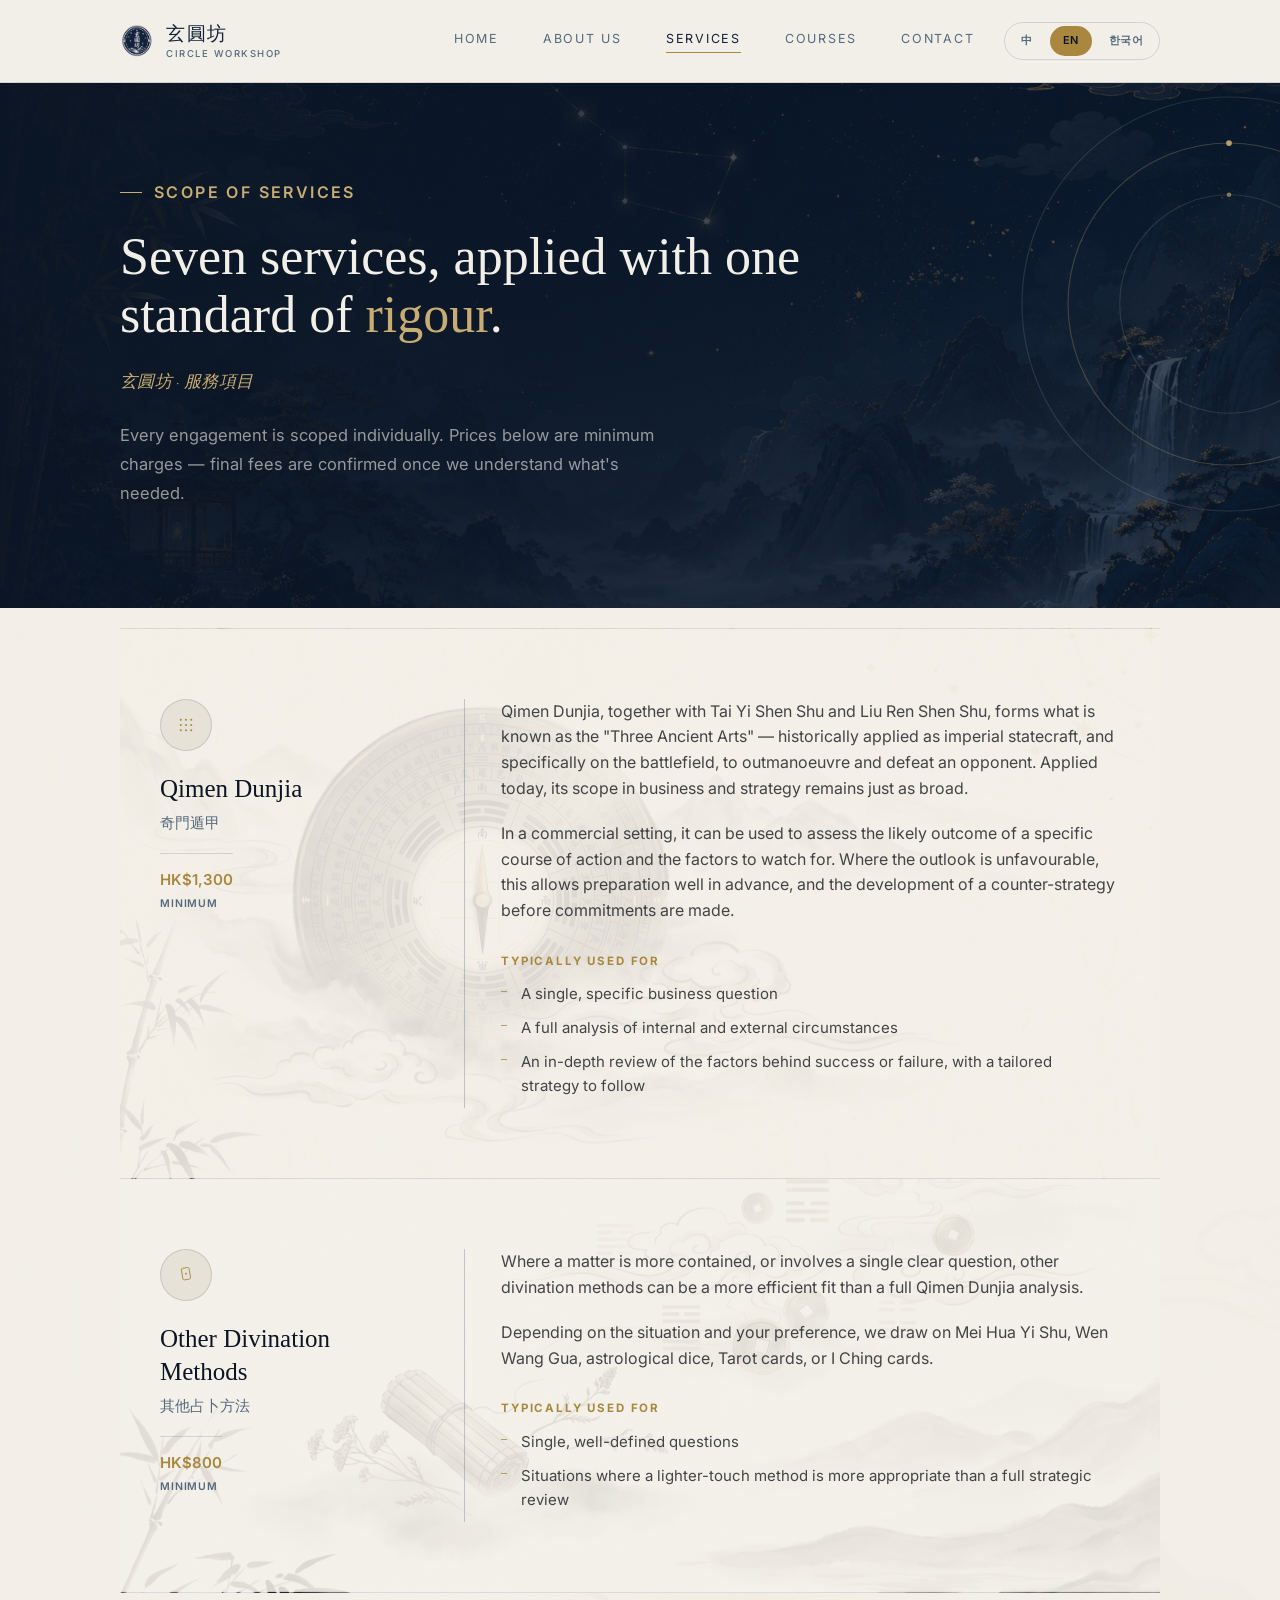
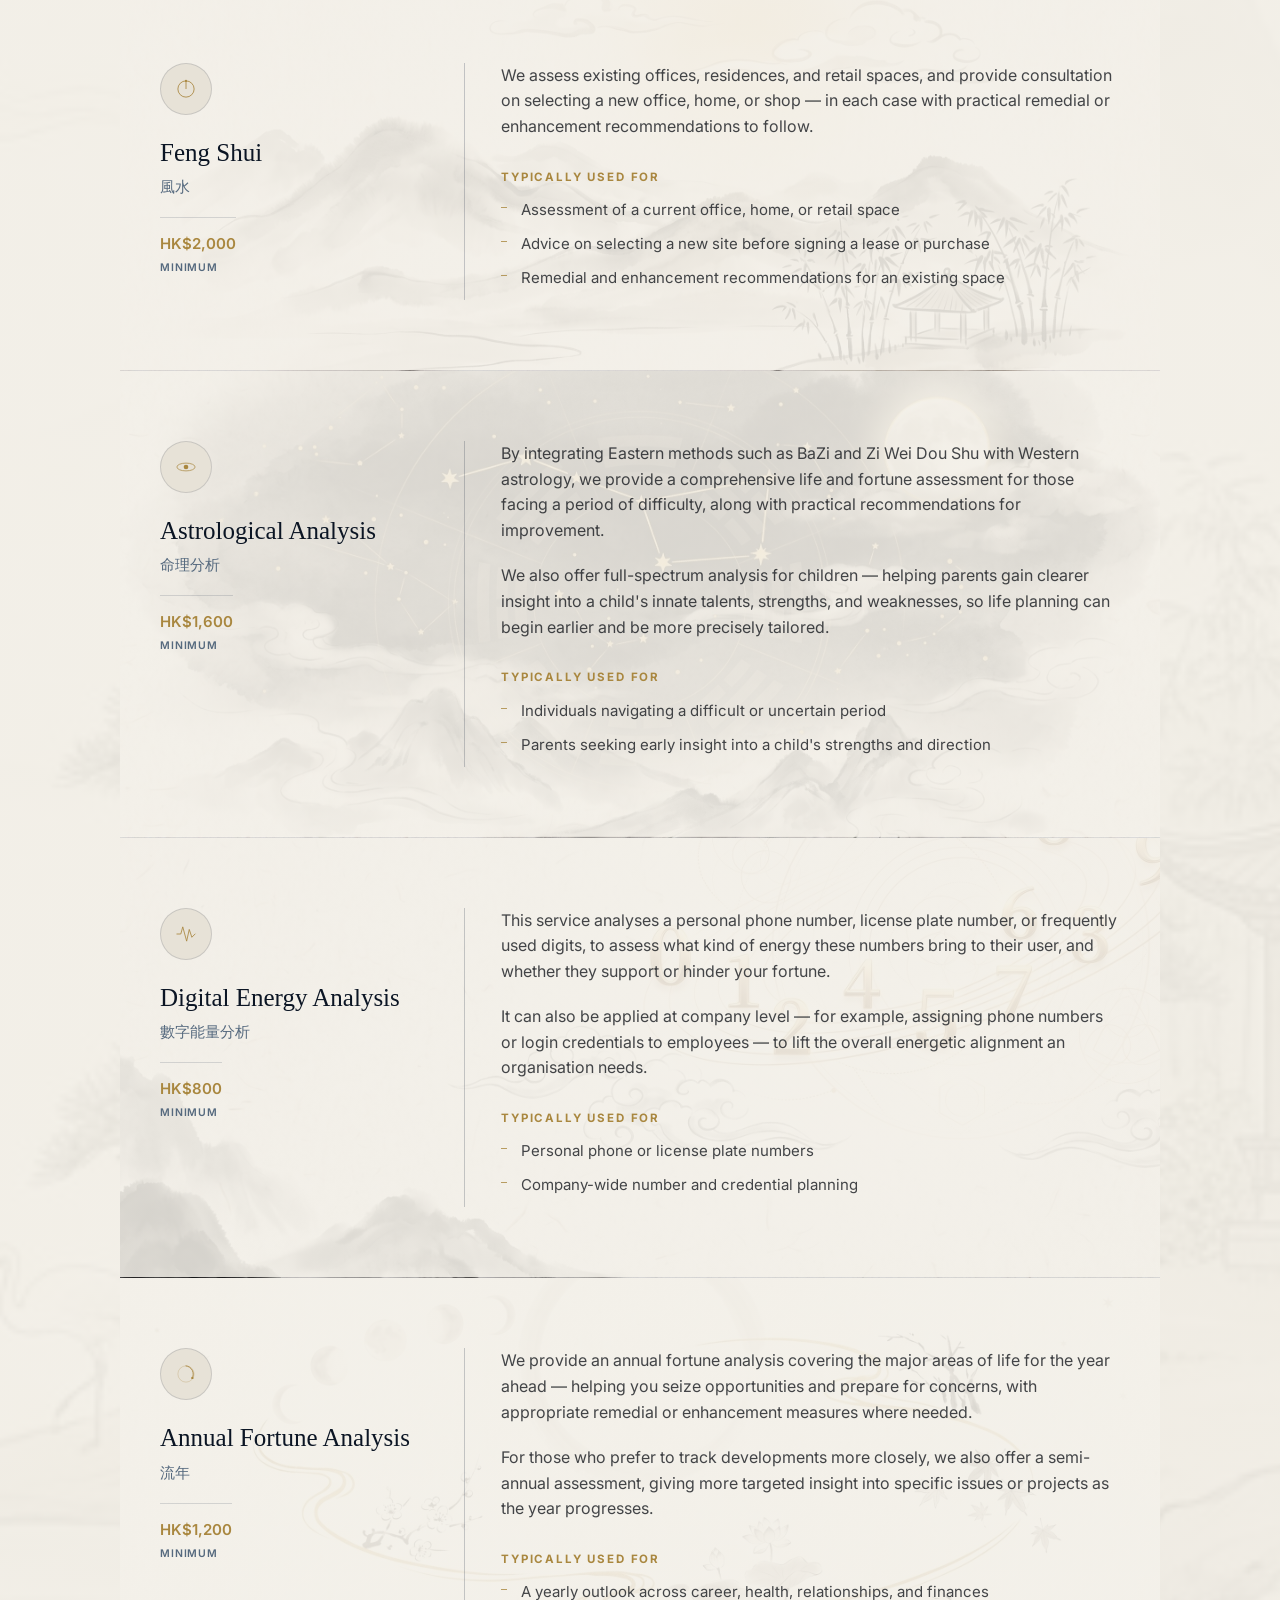
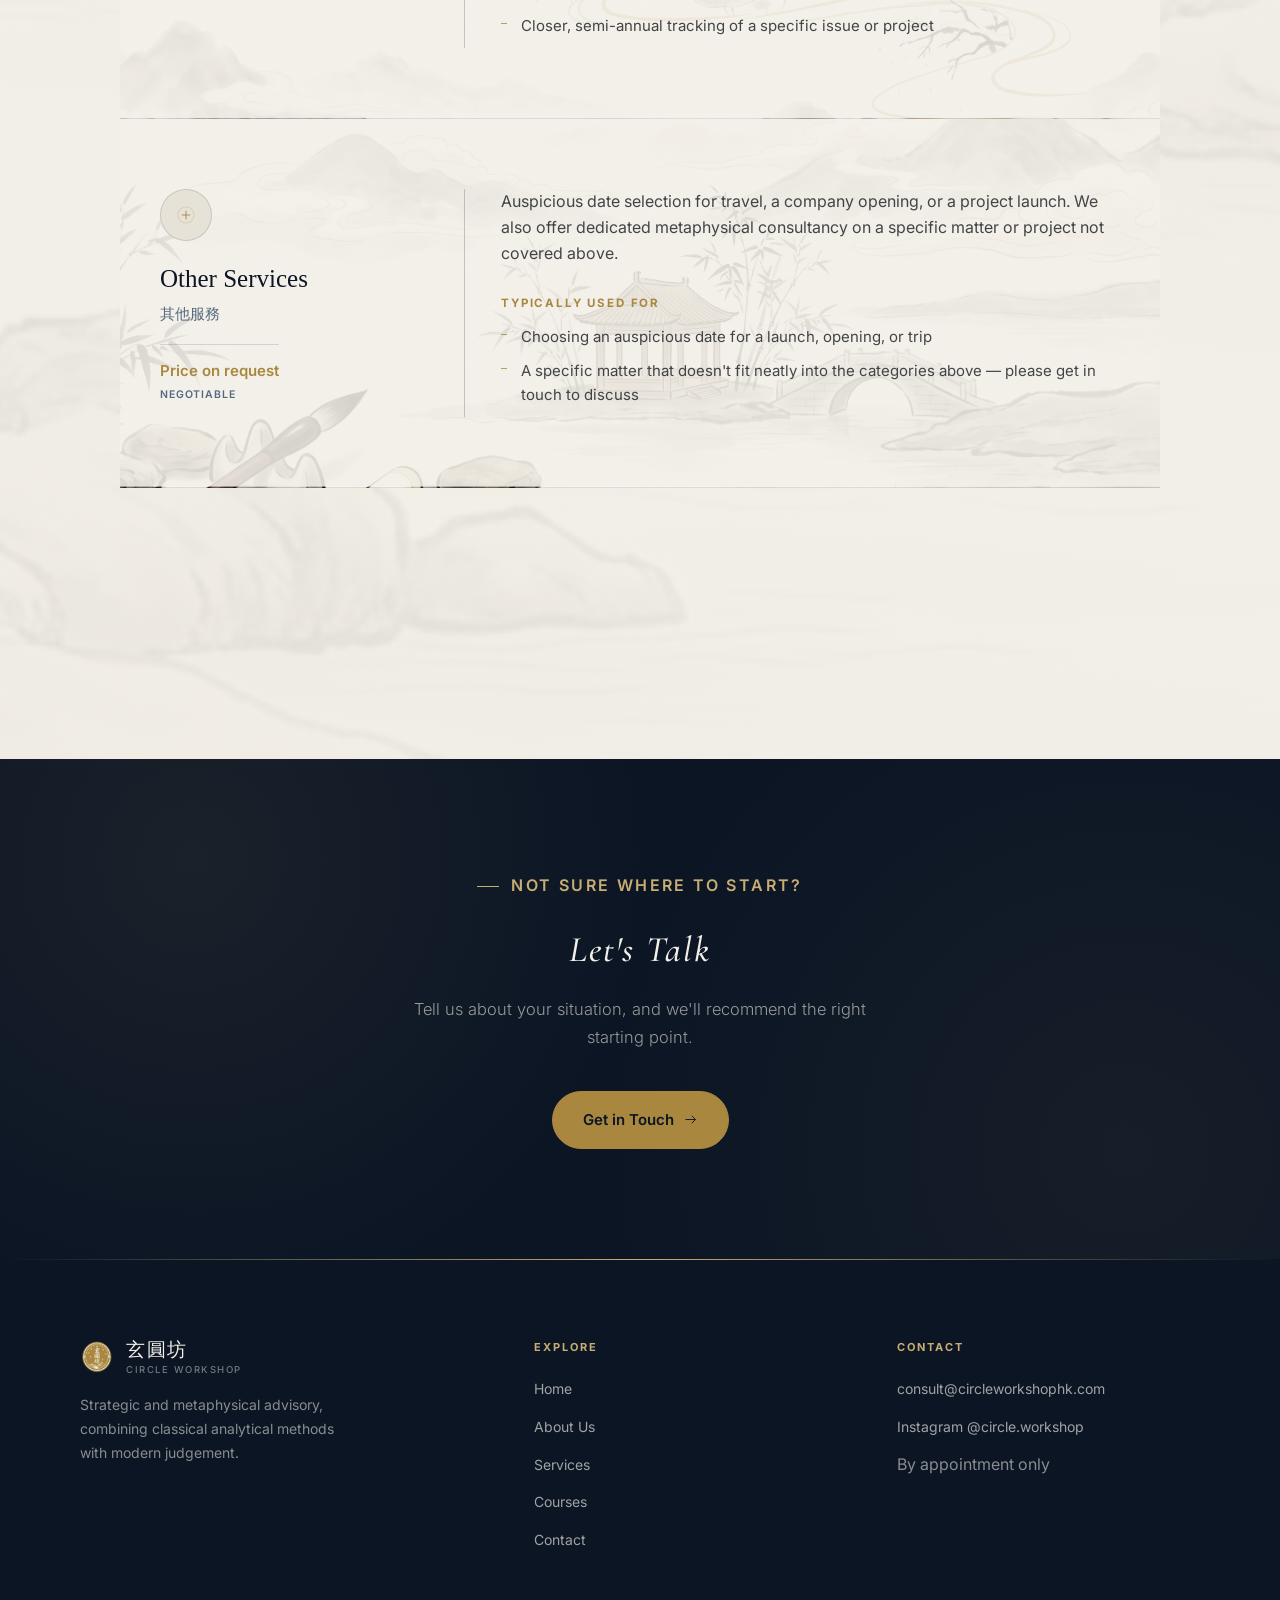
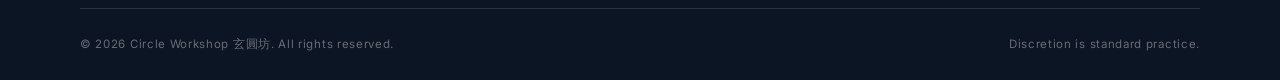
<file: services-en.html>
<!DOCTYPE html>
<html lang="en">
<head>
<meta charset="UTF-8">
<meta name="viewport" content="width=device-width, initial-scale=1.0">
<title>Services — Circle Workshop 玄圓坊</title>
<link rel="icon" href="images/logo.png">
<link rel="preconnect" href="https://fonts.googleapis.com">
<link rel="preconnect" href="https://fonts.gstatic.com" crossorigin>
<link href="https://fonts.googleapis.com/css2?family=Noto+Serif+SC:wght@300;400;600&family=Cormorant+Garamond:ital,wght@0,500;0,600;1,400&family=Inter:wght@300;400;500;600&display=swap" rel="stylesheet">
<link rel="stylesheet" href="style.css">
</head>
<body>

<header id="siteHeader">
  <nav class="wrap">
    <a href="index-en.html" class="brand-mark">
      <img src="images/logo.png" alt="Circle Workshop">
      <span class="brand-text">
        <span class="brand-cn">玄圓坊</span>
        <span class="brand-en">Circle Workshop</span>
      </span>
    </a>
    <div class="nav-right">
      <div class="nav-links" id="navLinks">
        <a href="index-en.html">Home</a>
        <a href="about-en.html">About Us</a>
        <a href="services-en.html" class="active">Services</a>
        <a href="courses-en.html">Courses</a>
        <a href="contact-en.html">Contact</a>
      </div>
      <div class="lang-switch-group">
        <a href="services.html" class="lang-opt">中</a>
        <a href="services-en.html" class="lang-opt active">EN</a>
        <a href="services-ko.html" class="lang-opt">한국어</a>
      </div>
      <button class="nav-toggle" id="navToggle" aria-label="Toggle menu">
        <span></span><span></span><span></span>
      </button>
    </div>
  </nav>
</header>

<section class="page-hero">
  <div class="wrap">
    <div class="page-hero-decor" aria-hidden="true">
      <svg viewBox="0 0 400 400" fill="none">
        <circle class="orbit-ring" cx="200" cy="200" r="180"/>
        <circle class="orbit-ring gold arc-draw" cx="200" cy="200" r="140"/>
        <circle class="orbit-ring" cx="200" cy="200" r="95"/>
        <g class="orbit-spin-mid" style="transform-origin:200px 200px;">
          <circle class="orbit-dot" cx="380" cy="200" r="3"/>
        </g>
        <g class="orbit-spin-slow" style="transform-origin:200px 200px;">
          <circle class="orbit-dot" cx="200" cy="60" r="2.5"/>
        </g>
        <g class="orbit-spin-fast" style="transform-origin:200px 200px;">
          <circle class="orbit-dot" cx="200" cy="105" r="2" opacity="0.7"/>
        </g>
      </svg>
    </div>
    <div class="eyebrow">Scope of Services</div>
    <h1>Seven services, applied with one standard of <em style="font-style:normal;color:var(--gold-soft);">rigour</em>.</h1>
    <div class="cn-sub">玄圓坊 · 服務項目</div>
    <p class="lede">Every engagement is scoped individually. Prices below are minimum charges — final fees are confirmed once we understand what's needed.</p>
  </div>
</section>

<section class="service-listing" style="padding-top:20px;">
  <div class="wrap">

    <div id="qimen-dunjia" class="service-detail reveal" style="background-image: linear-gradient(rgba(242,239,232,0.88), rgba(242,239,232,0.88)), url('images/service-qimen.jpg');">
      <div class="sd-label">
        <div class="sd-mark">
          <svg viewBox="0 0 40 40"><g fill="var(--gold)">
            <circle cx="12" cy="12" r="1.6"/><circle cx="20" cy="12" r="1.6"/><circle cx="28" cy="12" r="1.6"/>
            <circle cx="12" cy="20" r="1.6"/><circle cx="20" cy="20" r="1.6"/><circle cx="28" cy="20" r="1.6"/>
            <circle cx="12" cy="28" r="1.6"/><circle cx="20" cy="28" r="1.6"/><circle cx="28" cy="28" r="1.6"/>
          </g></svg>
        </div>
        <div class="sd-name">Qimen Dunjia</div>
        <div class="sd-cn">奇門遁甲</div>
        <div class="sd-price">HK$1,300<span class="fee-note">Minimum</span></div>
      </div>
      <div class="sd-body">
        <p>Qimen Dunjia, together with Tai Yi Shen Shu and Liu Ren Shen Shu, forms what is known as the "Three Ancient Arts" — historically applied as imperial statecraft, and specifically on the battlefield, to outmanoeuvre and defeat an opponent. Applied today, its scope in business and strategy remains just as broad.</p>
        <p>In a commercial setting, it can be used to assess the likely outcome of a specific course of action and the factors to watch for. Where the outlook is unfavourable, this allows preparation well in advance, and the development of a counter-strategy before commitments are made.</p>
        <h4>Typically used for</h4>
        <ul>
          <li>A single, specific business question</li>
          <li>A full analysis of internal and external circumstances</li>
          <li>An in-depth review of the factors behind success or failure, with a tailored strategy to follow</li>
        </ul>
      </div>
    </div>

    <div id="other-divination" class="service-detail reveal" style="background-image: linear-gradient(rgba(242,239,232,0.88), rgba(242,239,232,0.88)), url('images/service-divination.jpg');">
      <div class="sd-label">
        <div class="sd-mark">
          <svg viewBox="0 0 40 40"><g fill="none" stroke="var(--gold)" stroke-width="1.3">
            <rect x="14" y="9" width="12" height="18" rx="2.2" transform="rotate(-10 20 18)"/>
          </g><circle cx="20" cy="18" r="1.4" fill="var(--gold)"/></svg>
        </div>
        <div class="sd-name">Other Divination Methods</div>
        <div class="sd-cn">其他占卜方法</div>
        <div class="sd-price">HK$800<span class="fee-note">Minimum</span></div>
      </div>
      <div class="sd-body">
        <p>Where a matter is more contained, or involves a single clear question, other divination methods can be a more efficient fit than a full Qimen Dunjia analysis.</p>
        <p>Depending on the situation and your preference, we draw on Mei Hua Yi Shu, Wen Wang Gua, astrological dice, Tarot cards, or I Ching cards.</p>
        <h4>Typically used for</h4>
        <ul>
          <li>Single, well-defined questions</li>
          <li>Situations where a lighter-touch method is more appropriate than a full strategic review</li>
        </ul>
      </div>
    </div>

    <div id="feng-shui" class="service-detail reveal" style="background-image: linear-gradient(rgba(242,239,232,0.88), rgba(242,239,232,0.88)), url('images/service-fengshui.jpg');">
      <div class="sd-label">
        <div class="sd-mark">
          <svg viewBox="0 0 40 40"><circle cx="20" cy="20" r="12.5" fill="none" stroke="var(--gold)" stroke-width="1.3"/>
            <line x1="20" y1="20" x2="20" y2="7.5" stroke="var(--gold)" stroke-width="1.3"/>
            <circle cx="20" cy="7.5" r="1.6" fill="var(--gold)"/></svg>
        </div>
        <div class="sd-name">Feng Shui</div>
        <div class="sd-cn">風水</div>
        <div class="sd-price">HK$2,000<span class="fee-note">Minimum</span></div>
      </div>
      <div class="sd-body">
        <p>We assess existing offices, residences, and retail spaces, and provide consultation on selecting a new office, home, or shop — in each case with practical remedial or enhancement recommendations to follow.</p>
        <h4>Typically used for</h4>
        <ul>
          <li>Assessment of a current office, home, or retail space</li>
          <li>Advice on selecting a new site before signing a lease or purchase</li>
          <li>Remedial and enhancement recommendations for an existing space</li>
        </ul>
      </div>
    </div>

    <div id="astrological-analysis" class="service-detail reveal" style="background-image: linear-gradient(rgba(242,239,232,0.88), rgba(242,239,232,0.88)), url('images/service-astrology.jpg');">
      <div class="sd-label">
        <div class="sd-mark">
          <svg viewBox="0 0 40 40"><ellipse cx="20" cy="20" rx="14" ry="6" fill="none" stroke="var(--gold)" stroke-width="1.1"/>
            <circle cx="20" cy="20" r="3.6" fill="var(--gold)"/></svg>
        </div>
        <div class="sd-name">Astrological Analysis</div>
        <div class="sd-cn">命理分析</div>
        <div class="sd-price">HK$1,600<span class="fee-note">Minimum</span></div>
      </div>
      <div class="sd-body">
        <p>By integrating Eastern methods such as BaZi and Zi Wei Dou Shu with Western astrology, we provide a comprehensive life and fortune assessment for those facing a period of difficulty, along with practical recommendations for improvement.</p>
        <p>We also offer full-spectrum analysis for children — helping parents gain clearer insight into a child's innate talents, strengths, and weaknesses, so life planning can begin earlier and be more precisely tailored.</p>
        <h4>Typically used for</h4>
        <ul>
          <li>Individuals navigating a difficult or uncertain period</li>
          <li>Parents seeking early insight into a child's strengths and direction</li>
        </ul>
      </div>
    </div>

    <div id="digital-energy" class="service-detail reveal" style="background-image: linear-gradient(rgba(242,239,232,0.88), rgba(242,239,232,0.88)), url('images/service-digital.jpg');">
      <div class="sd-label">
        <div class="sd-mark">
          <svg viewBox="0 0 40 40"><polyline points="6,20 12,20 15,9 21,31 25,13 29,25 34,20" fill="none" stroke="var(--gold)" stroke-width="1.3" stroke-linecap="round" stroke-linejoin="round"/></svg>
        </div>
        <div class="sd-name">Digital Energy Analysis</div>
        <div class="sd-cn">數字能量分析</div>
        <div class="sd-price">HK$800<span class="fee-note">Minimum</span></div>
      </div>
      <div class="sd-body">
        <p>This service analyses a personal phone number, license plate number, or frequently used digits, to assess what kind of energy these numbers bring to their user, and whether they support or hinder your fortune.</p>
        <p>It can also be applied at company level — for example, assigning phone numbers or login credentials to employees — to lift the overall energetic alignment an organisation needs.</p>
        <h4>Typically used for</h4>
        <ul>
          <li>Personal phone or license plate numbers</li>
          <li>Company-wide number and credential planning</li>
        </ul>
      </div>
    </div>

    <div id="annual-fortune" class="service-detail reveal" style="background-image: linear-gradient(rgba(242,239,232,0.88), rgba(242,239,232,0.88)), url('images/service-fortune.jpg');">
      <div class="sd-label">
        <div class="sd-mark">
          <svg viewBox="0 0 40 40"><circle cx="20" cy="20" r="12.5" fill="none" stroke="var(--gold)" stroke-width="1.1" opacity="0.35"/>
            <path d="M20 7.5 A12.5 12.5 0 0 1 29.8 26" fill="none" stroke="var(--gold)" stroke-width="1.4" stroke-linecap="round"/>
            <circle cx="29.8" cy="26" r="1.8" fill="var(--gold)"/></svg>
        </div>
        <div class="sd-name">Annual Fortune Analysis</div>
        <div class="sd-cn">流年</div>
        <div class="sd-price">HK$1,200<span class="fee-note">Minimum</span></div>
      </div>
      <div class="sd-body">
        <p>We provide an annual fortune analysis covering the major areas of life for the year ahead — helping you seize opportunities and prepare for concerns, with appropriate remedial or enhancement measures where needed.</p>
        <p>For those who prefer to track developments more closely, we also offer a semi-annual assessment, giving more targeted insight into specific issues or projects as the year progresses.</p>
        <h4>Typically used for</h4>
        <ul>
          <li>A yearly outlook across career, health, relationships, and finances</li>
          <li>Closer, semi-annual tracking of a specific issue or project</li>
        </ul>
      </div>
    </div>

    <div id="other-services" class="service-detail reveal" style="background-image: linear-gradient(rgba(242,239,232,0.88), rgba(242,239,232,0.88)), url('images/service-other.jpg');">
      <div class="sd-label">
        <div class="sd-mark">
          <svg viewBox="0 0 40 40"><circle cx="20" cy="20" r="12.5" fill="none" stroke="var(--gold)" stroke-width="1.1" opacity="0.35"/>
            <line x1="20" y1="13.5" x2="20" y2="26.5" stroke="var(--gold)" stroke-width="1.4"/>
            <line x1="13.5" y1="20" x2="26.5" y2="20" stroke="var(--gold)" stroke-width="1.4"/></svg>
        </div>
        <div class="sd-name">Other Services</div>
        <div class="sd-cn">其他服務</div>
        <div class="sd-price">Price on request<span class="fee-note">Negotiable</span></div>
      </div>
      <div class="sd-body">
        <p>Auspicious date selection for travel, a company opening, or a project launch. We also offer dedicated metaphysical consultancy on a specific matter or project not covered above.</p>
        <h4>Typically used for</h4>
        <ul>
          <li>Choosing an auspicious date for a launch, opening, or trip</li>
          <li>A specific matter that doesn't fit neatly into the categories above — please get in touch to discuss</li>
        </ul>
      </div>
    </div>

    <div class="fee-disclaimer reveal">
      The above fees represent minimum charges. Actual pricing depends on the specific services required — please get in touch for further detail.
    </div>

  </div>
</section>

<section class="cta-banner">
  <div class="wrap" style="text-align:center;">
    <div class="cta-eyebrow reveal in-view">Not sure where to start?</div>
    <h2 class="cta-title reveal in-view" style="font-family:var(--serif-en); font-style:italic; font-weight:500;">Let's Talk</h2>
    <p class="cta-sub reveal in-view">Tell us about your situation, and we'll recommend the right starting point.</p>
    <div class="cta-buttons reveal in-view">
      <a class="btn" href="contact-en.html">Get in Touch
        <svg viewBox="0 0 24 24" fill="none" stroke="currentColor" stroke-width="1.5"><path d="M4 12h16M14 6l6 6-6 6"/></svg>
      </a>
    </div>
  </div>
</section>

<footer>
  <div class="wrap footer-main">
    <div class="footer-brand">
      <div class="brand-mark">
        <img src="images/logo-gold.png" alt="Circle Workshop">
        <span class="brand-text">
          <span class="brand-cn">玄圓坊</span>
          <span class="brand-en">Circle Workshop</span>
        </span>
      </div>
      <p>Strategic and metaphysical advisory, combining classical analytical methods with modern judgement.</p>
    </div>
    <div class="footer-col">
      <h4>Explore</h4>
      <ul>
        <li><a href="index-en.html">Home</a></li>
        <li><a href="about-en.html">About Us</a></li>
        <li><a href="services-en.html">Services</a></li>
        <li><a href="courses-en.html">Courses</a></li>
        <li><a href="contact-en.html">Contact</a></li>
      </ul>
    </div>
    <div class="footer-col">
      <h4>Contact</h4>
      <ul>
        <li><a href="mailto:consult@circleworkshophk.com">consult@circleworkshophk.com</a></li>
        <li><a href="https://instagram.com/circle.workshop" target="_blank" rel="noopener">Instagram @circle.workshop</a></li>
        <li>By appointment only</li>
      </ul>
    </div>
  </div>
  <div class="wrap footer-bottom">
    <div>&copy; 2026 Circle Workshop 玄圓坊. All rights reserved.</div>
    <div>Discretion is standard practice.</div>
  </div>
</footer>

<script src="script.js"></script>
</body>
</html>
</file>
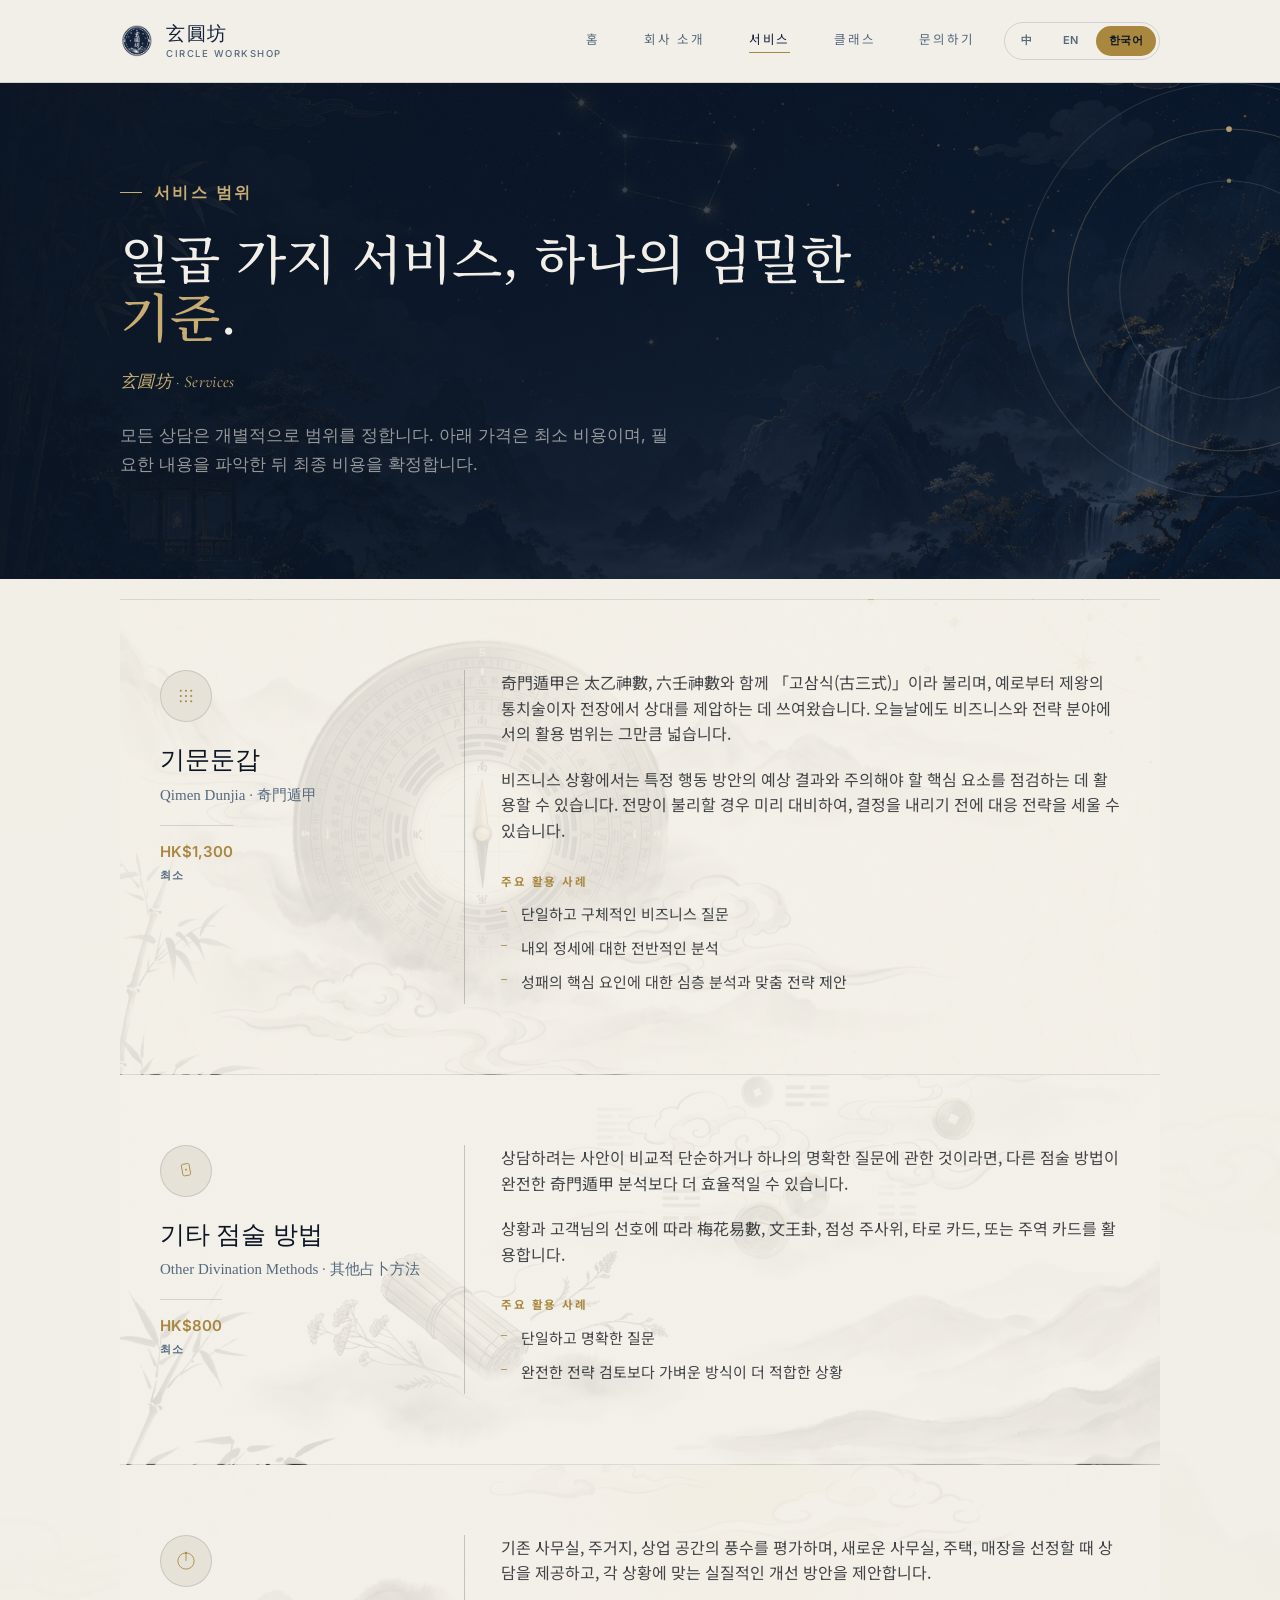
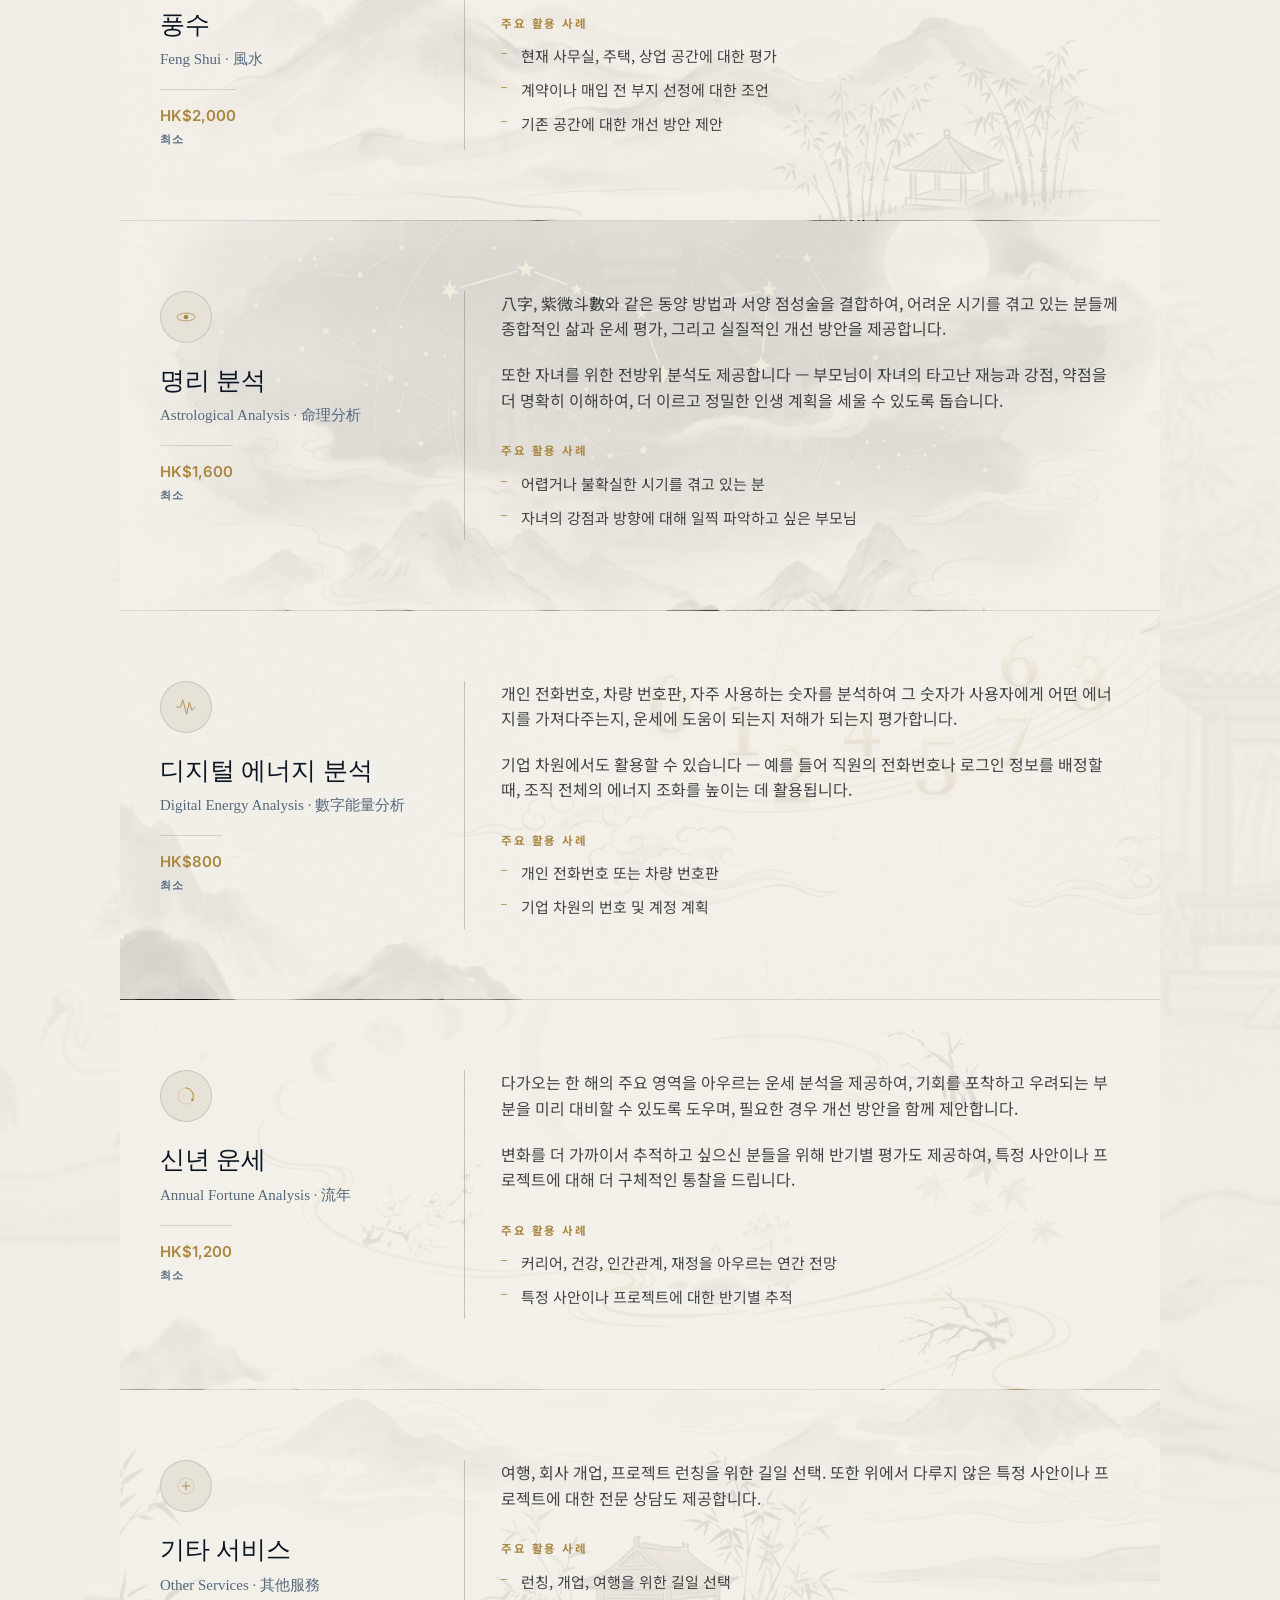
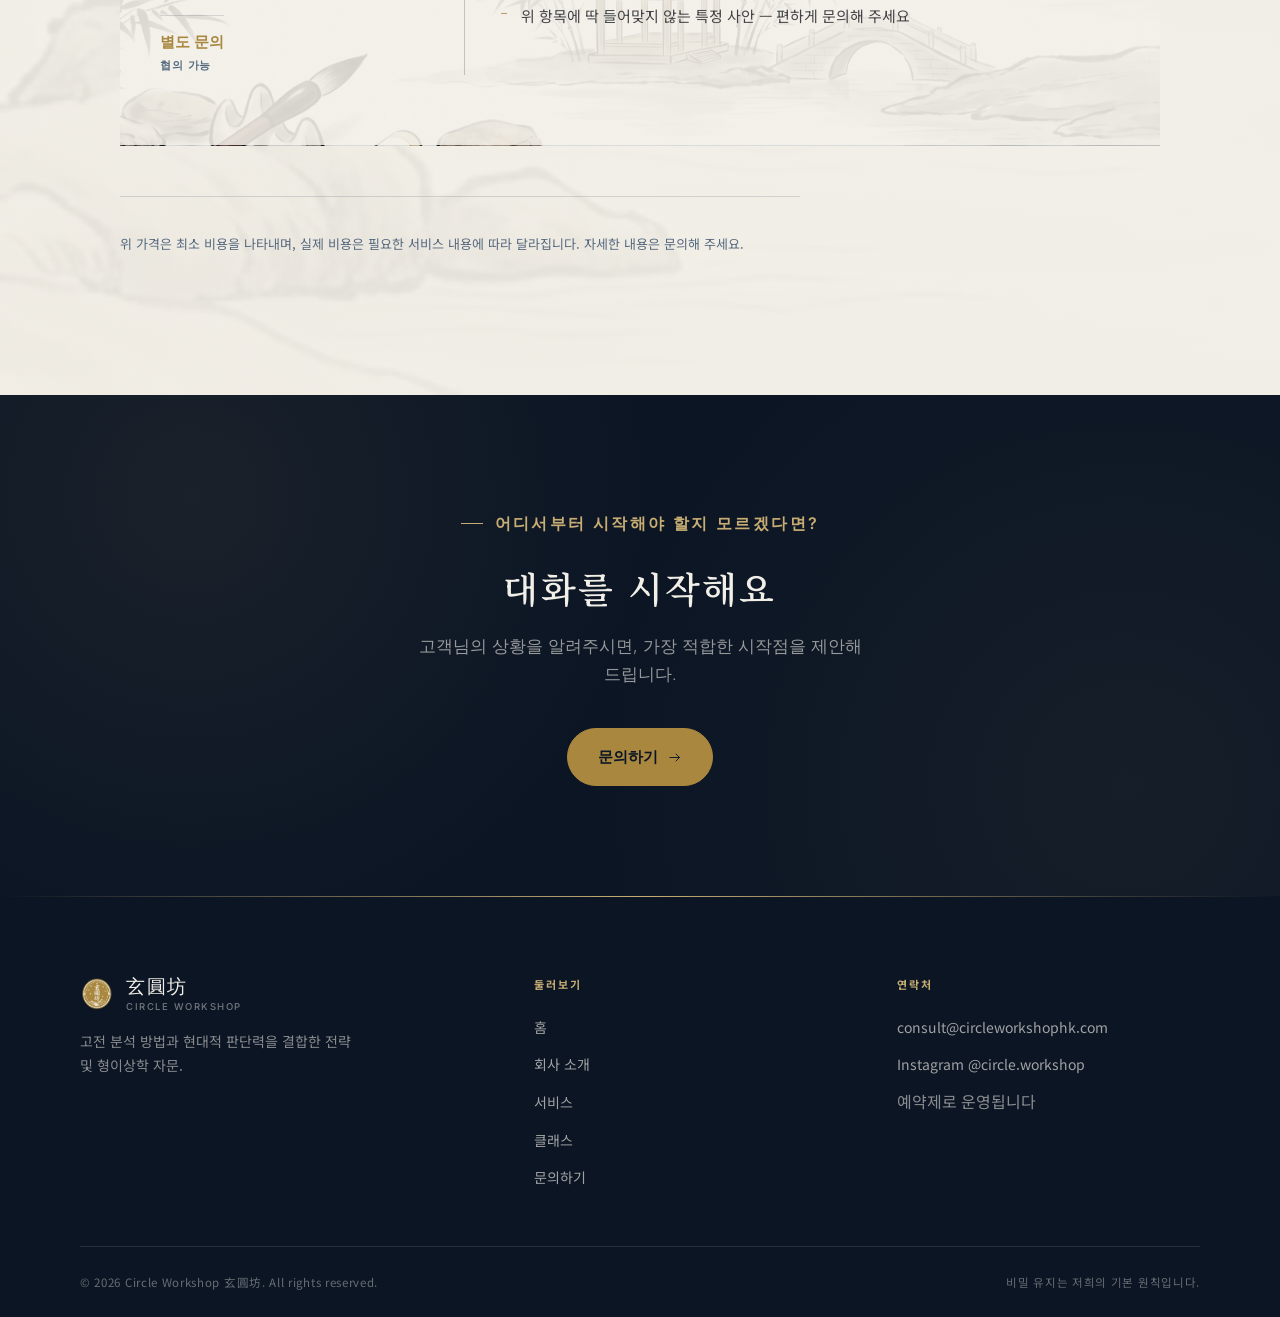
<file: services-ko.html>
<!DOCTYPE html>
<html lang="ko">
<head>
<meta charset="UTF-8">
<meta name="viewport" content="width=device-width, initial-scale=1.0">
<title>서비스 — Circle Workshop 玄圓坊</title>
<link rel="icon" href="images/logo.png">
<link rel="preconnect" href="https://fonts.googleapis.com">
<link rel="preconnect" href="https://fonts.gstatic.com" crossorigin>
<link href="https://fonts.googleapis.com/css2?family=Noto+Serif+SC:wght@300;400;600&family=Noto+Serif+KR:wght@400;500;600&family=Noto+Sans+KR:wght@300;400;500;600;700&family=Cormorant+Garamond:ital,wght@0,500;0,600;1,400&family=Inter:wght@300;400;500;600&display=swap" rel="stylesheet">
<link rel="stylesheet" href="style.css">
<style>
  body{ font-family:'Noto Sans KR', var(--sans); }
  .hero-headline, .section-title, .cta-title, .page-hero h1, .process-copy h3,
  .service-card h3, .sd-name, .founder-name, .value-item h3, .curriculum-item h3,
  .contact-title, .lang-badge{ font-family:'Noto Serif KR', var(--serif-cn); }
</style>
</head>
<body>

<header id="siteHeader">
  <nav class="wrap">
    <a href="index-ko.html" class="brand-mark">
      <img src="images/logo.png" alt="Circle Workshop">
      <span class="brand-text">
        <span class="brand-cn">玄圓坊</span>
        <span class="brand-en">Circle Workshop</span>
      </span>
    </a>
    <div class="nav-right">
      <div class="nav-links" id="navLinks">
        <a href="index-ko.html">홈</a>
        <a href="about-ko.html">회사 소개</a>
        <a href="services-ko.html" class="active">서비스</a>
        <a href="courses-ko.html">클래스</a>
        <a href="contact-ko.html">문의하기</a>
      </div>
      <div class="lang-switch-group">
        <a href="services.html" class="lang-opt">中</a>
        <a href="services-en.html" class="lang-opt">EN</a>
        <a href="services-ko.html" class="lang-opt active">한국어</a>
      </div>
      <button class="nav-toggle" id="navToggle" aria-label="Toggle menu">
        <span></span><span></span><span></span>
      </button>
    </div>
  </nav>
</header>

<section class="page-hero">
  <div class="wrap">
    <div class="page-hero-decor" aria-hidden="true">
      <svg viewBox="0 0 400 400" fill="none">
        <circle class="orbit-ring" cx="200" cy="200" r="180"/>
        <circle class="orbit-ring gold arc-draw" cx="200" cy="200" r="140"/>
        <circle class="orbit-ring" cx="200" cy="200" r="95"/>
        <g class="orbit-spin-mid" style="transform-origin:200px 200px;">
          <circle class="orbit-dot" cx="380" cy="200" r="3"/>
        </g>
        <g class="orbit-spin-slow" style="transform-origin:200px 200px;">
          <circle class="orbit-dot" cx="200" cy="60" r="2.5"/>
        </g>
        <g class="orbit-spin-fast" style="transform-origin:200px 200px;">
          <circle class="orbit-dot" cx="200" cy="105" r="2" opacity="0.7"/>
        </g>
      </svg>
    </div>
    <div class="eyebrow">서비스 범위</div>
    <h1>일곱 가지 서비스, 하나의 엄밀한 <em style="font-style:normal;color:var(--gold-soft);">기준</em>.</h1>
    <div class="cn-sub">玄圓坊 · Services</div>
    <p class="lede">모든 상담은 개별적으로 범위를 정합니다. 아래 가격은 최소 비용이며, 필요한 내용을 파악한 뒤 최종 비용을 확정합니다.</p>
  </div>
</section>

<section class="service-listing" style="padding-top:20px;">
  <div class="wrap">

    <div id="qimen-dunjia" class="service-detail reveal" style="background-image: linear-gradient(rgba(242,239,232,0.88), rgba(242,239,232,0.88)), url('images/service-qimen.jpg');">
      <div class="sd-label">
        <div class="sd-mark">
          <svg viewBox="0 0 40 40"><g fill="var(--gold)">
            <circle cx="12" cy="12" r="1.6"/><circle cx="20" cy="12" r="1.6"/><circle cx="28" cy="12" r="1.6"/>
            <circle cx="12" cy="20" r="1.6"/><circle cx="20" cy="20" r="1.6"/><circle cx="28" cy="20" r="1.6"/>
            <circle cx="12" cy="28" r="1.6"/><circle cx="20" cy="28" r="1.6"/><circle cx="28" cy="28" r="1.6"/>
          </g></svg>
        </div>
        <div class="sd-name">기문둔갑</div>
        <div class="sd-cn">Qimen Dunjia · 奇門遁甲</div>
        <div class="sd-price">HK$1,300<span class="fee-note">최소</span></div>
      </div>
      <div class="sd-body">
        <p>奇門遁甲은 太乙神數, 六壬神數와 함께 「고삼식(古三式)」이라 불리며, 예로부터 제왕의 통치술이자 전장에서 상대를 제압하는 데 쓰여왔습니다. 오늘날에도 비즈니스와 전략 분야에서의 활용 범위는 그만큼 넓습니다.</p>
        <p>비즈니스 상황에서는 특정 행동 방안의 예상 결과와 주의해야 할 핵심 요소를 점검하는 데 활용할 수 있습니다. 전망이 불리할 경우 미리 대비하여, 결정을 내리기 전에 대응 전략을 세울 수 있습니다.</p>
        <h4>주요 활용 사례</h4>
        <ul>
          <li>단일하고 구체적인 비즈니스 질문</li>
          <li>내외 정세에 대한 전반적인 분석</li>
          <li>성패의 핵심 요인에 대한 심층 분석과 맞춤 전략 제안</li>
        </ul>
      </div>
    </div>

    <div id="other-divination" class="service-detail reveal" style="background-image: linear-gradient(rgba(242,239,232,0.88), rgba(242,239,232,0.88)), url('images/service-divination.jpg');">
      <div class="sd-label">
        <div class="sd-mark">
          <svg viewBox="0 0 40 40"><g fill="none" stroke="var(--gold)" stroke-width="1.3">
            <rect x="14" y="9" width="12" height="18" rx="2.2" transform="rotate(-10 20 18)"/>
          </g><circle cx="20" cy="18" r="1.4" fill="var(--gold)"/></svg>
        </div>
        <div class="sd-name">기타 점술 방법</div>
        <div class="sd-cn">Other Divination Methods · 其他占卜方法</div>
        <div class="sd-price">HK$800<span class="fee-note">최소</span></div>
      </div>
      <div class="sd-body">
        <p>상담하려는 사안이 비교적 단순하거나 하나의 명확한 질문에 관한 것이라면, 다른 점술 방법이 완전한 奇門遁甲 분석보다 더 효율적일 수 있습니다.</p>
        <p>상황과 고객님의 선호에 따라 梅花易數, 文王卦, 점성 주사위, 타로 카드, 또는 주역 카드를 활용합니다.</p>
        <h4>주요 활용 사례</h4>
        <ul>
          <li>단일하고 명확한 질문</li>
          <li>완전한 전략 검토보다 가벼운 방식이 더 적합한 상황</li>
        </ul>
      </div>
    </div>

    <div id="feng-shui" class="service-detail reveal" style="background-image: linear-gradient(rgba(242,239,232,0.88), rgba(242,239,232,0.88)), url('images/service-fengshui.jpg');">
      <div class="sd-label">
        <div class="sd-mark">
          <svg viewBox="0 0 40 40"><circle cx="20" cy="20" r="12.5" fill="none" stroke="var(--gold)" stroke-width="1.3"/>
            <line x1="20" y1="20" x2="20" y2="7.5" stroke="var(--gold)" stroke-width="1.3"/>
            <circle cx="20" cy="7.5" r="1.6" fill="var(--gold)"/></svg>
        </div>
        <div class="sd-name">풍수</div>
        <div class="sd-cn">Feng Shui · 風水</div>
        <div class="sd-price">HK$2,000<span class="fee-note">최소</span></div>
      </div>
      <div class="sd-body">
        <p>기존 사무실, 주거지, 상업 공간의 풍수를 평가하며, 새로운 사무실, 주택, 매장을 선정할 때 상담을 제공하고, 각 상황에 맞는 실질적인 개선 방안을 제안합니다.</p>
        <h4>주요 활용 사례</h4>
        <ul>
          <li>현재 사무실, 주택, 상업 공간에 대한 평가</li>
          <li>계약이나 매입 전 부지 선정에 대한 조언</li>
          <li>기존 공간에 대한 개선 방안 제안</li>
        </ul>
      </div>
    </div>

    <div id="astrological-analysis" class="service-detail reveal" style="background-image: linear-gradient(rgba(242,239,232,0.88), rgba(242,239,232,0.88)), url('images/service-astrology.jpg');">
      <div class="sd-label">
        <div class="sd-mark">
          <svg viewBox="0 0 40 40"><ellipse cx="20" cy="20" rx="14" ry="6" fill="none" stroke="var(--gold)" stroke-width="1.1"/>
            <circle cx="20" cy="20" r="3.6" fill="var(--gold)"/></svg>
        </div>
        <div class="sd-name">명리 분석</div>
        <div class="sd-cn">Astrological Analysis · 命理分析</div>
        <div class="sd-price">HK$1,600<span class="fee-note">최소</span></div>
      </div>
      <div class="sd-body">
        <p>八字, 紫微斗數와 같은 동양 방법과 서양 점성술을 결합하여, 어려운 시기를 겪고 있는 분들께 종합적인 삶과 운세 평가, 그리고 실질적인 개선 방안을 제공합니다.</p>
        <p>또한 자녀를 위한 전방위 분석도 제공합니다 — 부모님이 자녀의 타고난 재능과 강점, 약점을 더 명확히 이해하여, 더 이르고 정밀한 인생 계획을 세울 수 있도록 돕습니다.</p>
        <h4>주요 활용 사례</h4>
        <ul>
          <li>어렵거나 불확실한 시기를 겪고 있는 분</li>
          <li>자녀의 강점과 방향에 대해 일찍 파악하고 싶은 부모님</li>
        </ul>
      </div>
    </div>

    <div id="digital-energy" class="service-detail reveal" style="background-image: linear-gradient(rgba(242,239,232,0.88), rgba(242,239,232,0.88)), url('images/service-digital.jpg');">
      <div class="sd-label">
        <div class="sd-mark">
          <svg viewBox="0 0 40 40"><polyline points="6,20 12,20 15,9 21,31 25,13 29,25 34,20" fill="none" stroke="var(--gold)" stroke-width="1.3" stroke-linecap="round" stroke-linejoin="round"/></svg>
        </div>
        <div class="sd-name">디지털 에너지 분석</div>
        <div class="sd-cn">Digital Energy Analysis · 數字能量分析</div>
        <div class="sd-price">HK$800<span class="fee-note">최소</span></div>
      </div>
      <div class="sd-body">
        <p>개인 전화번호, 차량 번호판, 자주 사용하는 숫자를 분석하여 그 숫자가 사용자에게 어떤 에너지를 가져다주는지, 운세에 도움이 되는지 저해가 되는지 평가합니다.</p>
        <p>기업 차원에서도 활용할 수 있습니다 — 예를 들어 직원의 전화번호나 로그인 정보를 배정할 때, 조직 전체의 에너지 조화를 높이는 데 활용됩니다.</p>
        <h4>주요 활용 사례</h4>
        <ul>
          <li>개인 전화번호 또는 차량 번호판</li>
          <li>기업 차원의 번호 및 계정 계획</li>
        </ul>
      </div>
    </div>

    <div id="annual-fortune" class="service-detail reveal" style="background-image: linear-gradient(rgba(242,239,232,0.88), rgba(242,239,232,0.88)), url('images/service-fortune.jpg');">
      <div class="sd-label">
        <div class="sd-mark">
          <svg viewBox="0 0 40 40"><circle cx="20" cy="20" r="12.5" fill="none" stroke="var(--gold)" stroke-width="1.1" opacity="0.35"/>
            <path d="M20 7.5 A12.5 12.5 0 0 1 29.8 26" fill="none" stroke="var(--gold)" stroke-width="1.4" stroke-linecap="round"/>
            <circle cx="29.8" cy="26" r="1.8" fill="var(--gold)"/></svg>
        </div>
        <div class="sd-name">신년 운세</div>
        <div class="sd-cn">Annual Fortune Analysis · 流年</div>
        <div class="sd-price">HK$1,200<span class="fee-note">최소</span></div>
      </div>
      <div class="sd-body">
        <p>다가오는 한 해의 주요 영역을 아우르는 운세 분석을 제공하여, 기회를 포착하고 우려되는 부분을 미리 대비할 수 있도록 도우며, 필요한 경우 개선 방안을 함께 제안합니다.</p>
        <p>변화를 더 가까이서 추적하고 싶으신 분들을 위해 반기별 평가도 제공하여, 특정 사안이나 프로젝트에 대해 더 구체적인 통찰을 드립니다.</p>
        <h4>주요 활용 사례</h4>
        <ul>
          <li>커리어, 건강, 인간관계, 재정을 아우르는 연간 전망</li>
          <li>특정 사안이나 프로젝트에 대한 반기별 추적</li>
        </ul>
      </div>
    </div>

    <div id="other-services" class="service-detail reveal" style="background-image: linear-gradient(rgba(242,239,232,0.88), rgba(242,239,232,0.88)), url('images/service-other.jpg');">
      <div class="sd-label">
        <div class="sd-mark">
          <svg viewBox="0 0 40 40"><circle cx="20" cy="20" r="12.5" fill="none" stroke="var(--gold)" stroke-width="1.1" opacity="0.35"/>
            <line x1="20" y1="13.5" x2="20" y2="26.5" stroke="var(--gold)" stroke-width="1.4"/>
            <line x1="13.5" y1="20" x2="26.5" y2="20" stroke="var(--gold)" stroke-width="1.4"/></svg>
        </div>
        <div class="sd-name">기타 서비스</div>
        <div class="sd-cn">Other Services · 其他服務</div>
        <div class="sd-price">별도 문의<span class="fee-note">협의 가능</span></div>
      </div>
      <div class="sd-body">
        <p>여행, 회사 개업, 프로젝트 런칭을 위한 길일 선택. 또한 위에서 다루지 않은 특정 사안이나 프로젝트에 대한 전문 상담도 제공합니다.</p>
        <h4>주요 활용 사례</h4>
        <ul>
          <li>런칭, 개업, 여행을 위한 길일 선택</li>
          <li>위 항목에 딱 들어맞지 않는 특정 사안 — 편하게 문의해 주세요</li>
        </ul>
      </div>
    </div>

    <div class="fee-disclaimer reveal">
      위 가격은 최소 비용을 나타내며, 실제 비용은 필요한 서비스 내용에 따라 달라집니다. 자세한 내용은 문의해 주세요.
    </div>

  </div>
</section>

<section class="cta-banner">
  <div class="wrap" style="text-align:center;">
    <div class="cta-eyebrow reveal in-view">어디서부터 시작해야 할지 모르겠다면?</div>
    <h2 class="cta-title reveal in-view" style="font-weight:600;">대화를 시작해요</h2>
    <p class="cta-sub reveal in-view">고객님의 상황을 알려주시면, 가장 적합한 시작점을 제안해 드립니다.</p>
    <div class="cta-buttons reveal in-view">
      <a class="btn" href="contact-ko.html">문의하기
        <svg viewBox="0 0 24 24" fill="none" stroke="currentColor" stroke-width="1.5"><path d="M4 12h16M14 6l6 6-6 6"/></svg>
      </a>
    </div>
  </div>
</section>

<footer>
  <div class="wrap footer-main">
    <div class="footer-brand">
      <div class="brand-mark">
        <img src="images/logo-gold.png" alt="Circle Workshop">
        <span class="brand-text">
          <span class="brand-cn">玄圓坊</span>
          <span class="brand-en">Circle Workshop</span>
        </span>
      </div>
      <p>고전 분석 방법과 현대적 판단력을 결합한 전략 및 형이상학 자문.</p>
    </div>
    <div class="footer-col">
      <h4>둘러보기</h4>
      <ul>
        <li><a href="index-ko.html">홈</a></li>
        <li><a href="about-ko.html">회사 소개</a></li>
        <li><a href="services-ko.html">서비스</a></li>
        <li><a href="courses-ko.html">클래스</a></li>
        <li><a href="contact-ko.html">문의하기</a></li>
      </ul>
    </div>
    <div class="footer-col">
      <h4>연락처</h4>
      <ul>
        <li><a href="mailto:consult@circleworkshophk.com">consult@circleworkshophk.com</a></li>
        <li><a href="https://instagram.com/circle.workshop" target="_blank" rel="noopener">Instagram @circle.workshop</a></li>
        <li>예약제로 운영됩니다</li>
      </ul>
    </div>
  </div>
  <div class="wrap footer-bottom">
    <div>&copy; 2026 Circle Workshop 玄圓坊. All rights reserved.</div>
    <div>비밀 유지는 저희의 기본 원칙입니다.</div>
  </div>
</footer>

<script src="script.js"></script>
</body>
</html>
</file>
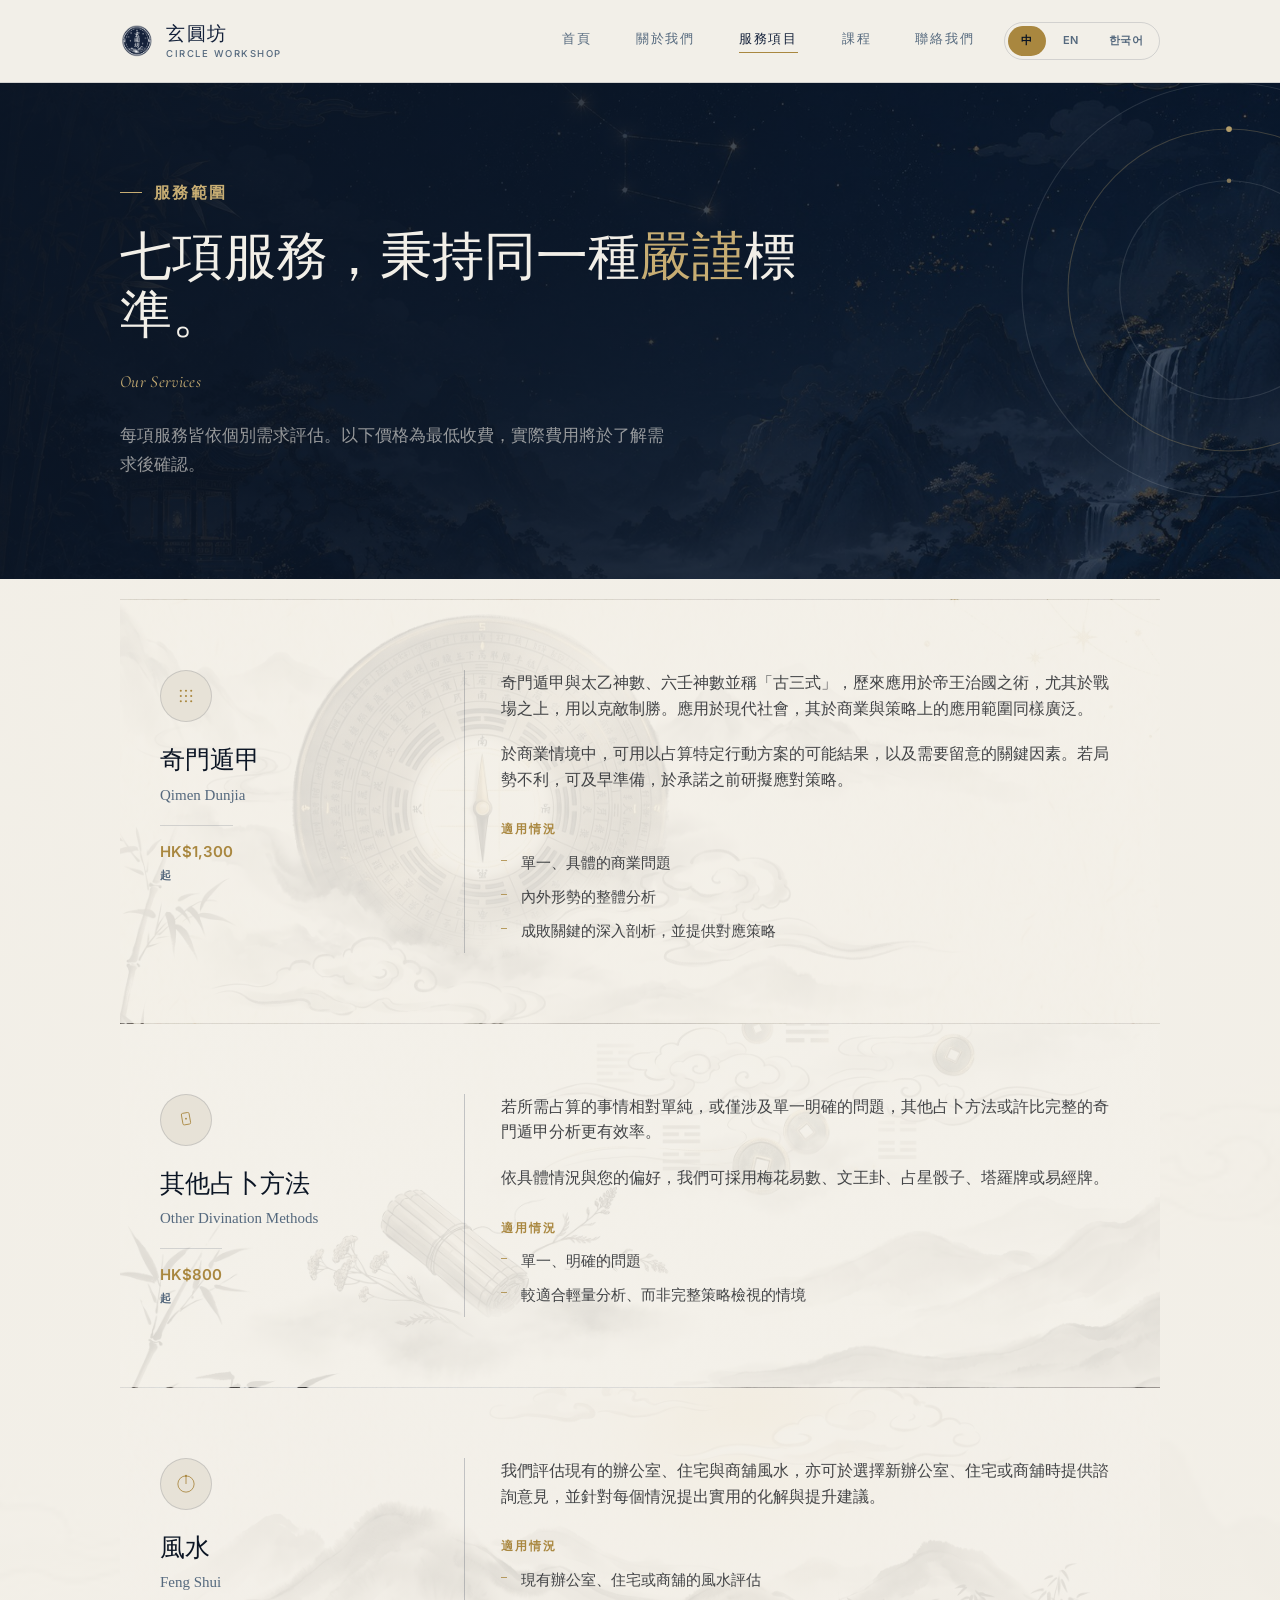
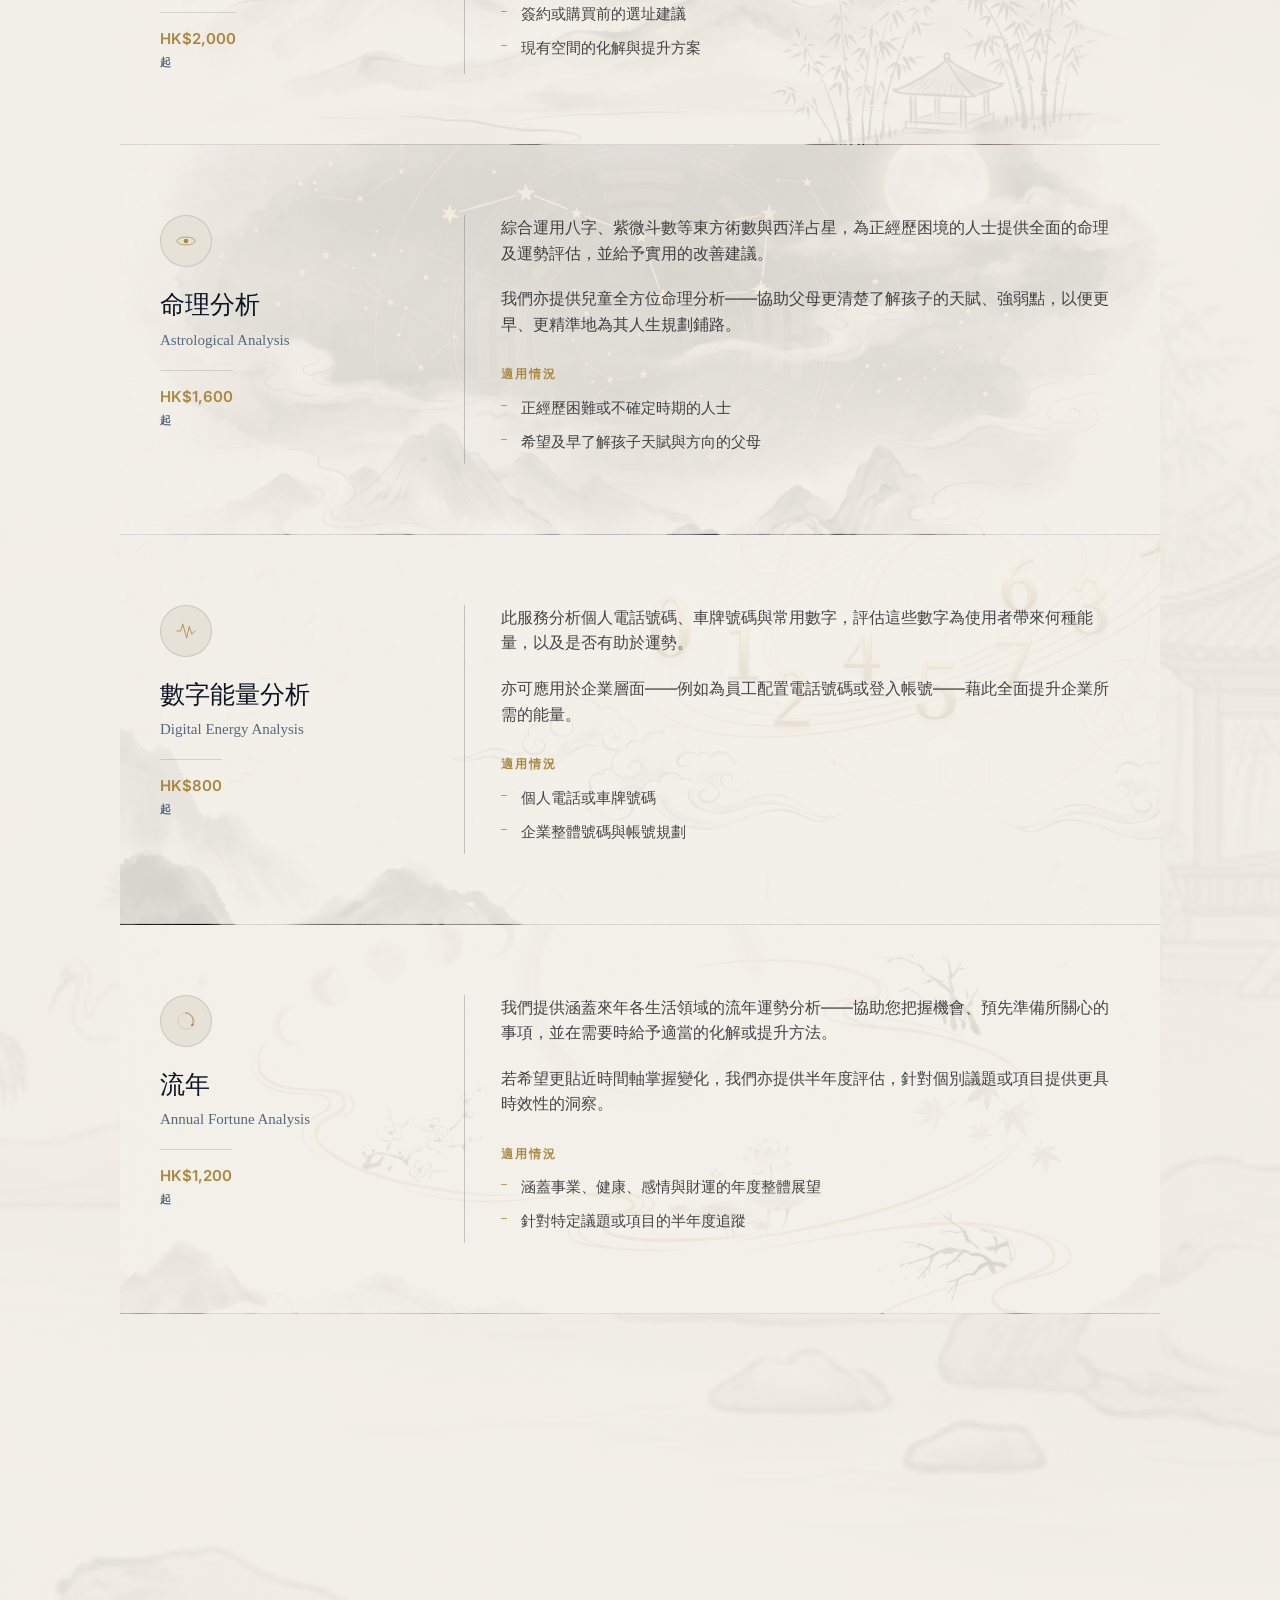
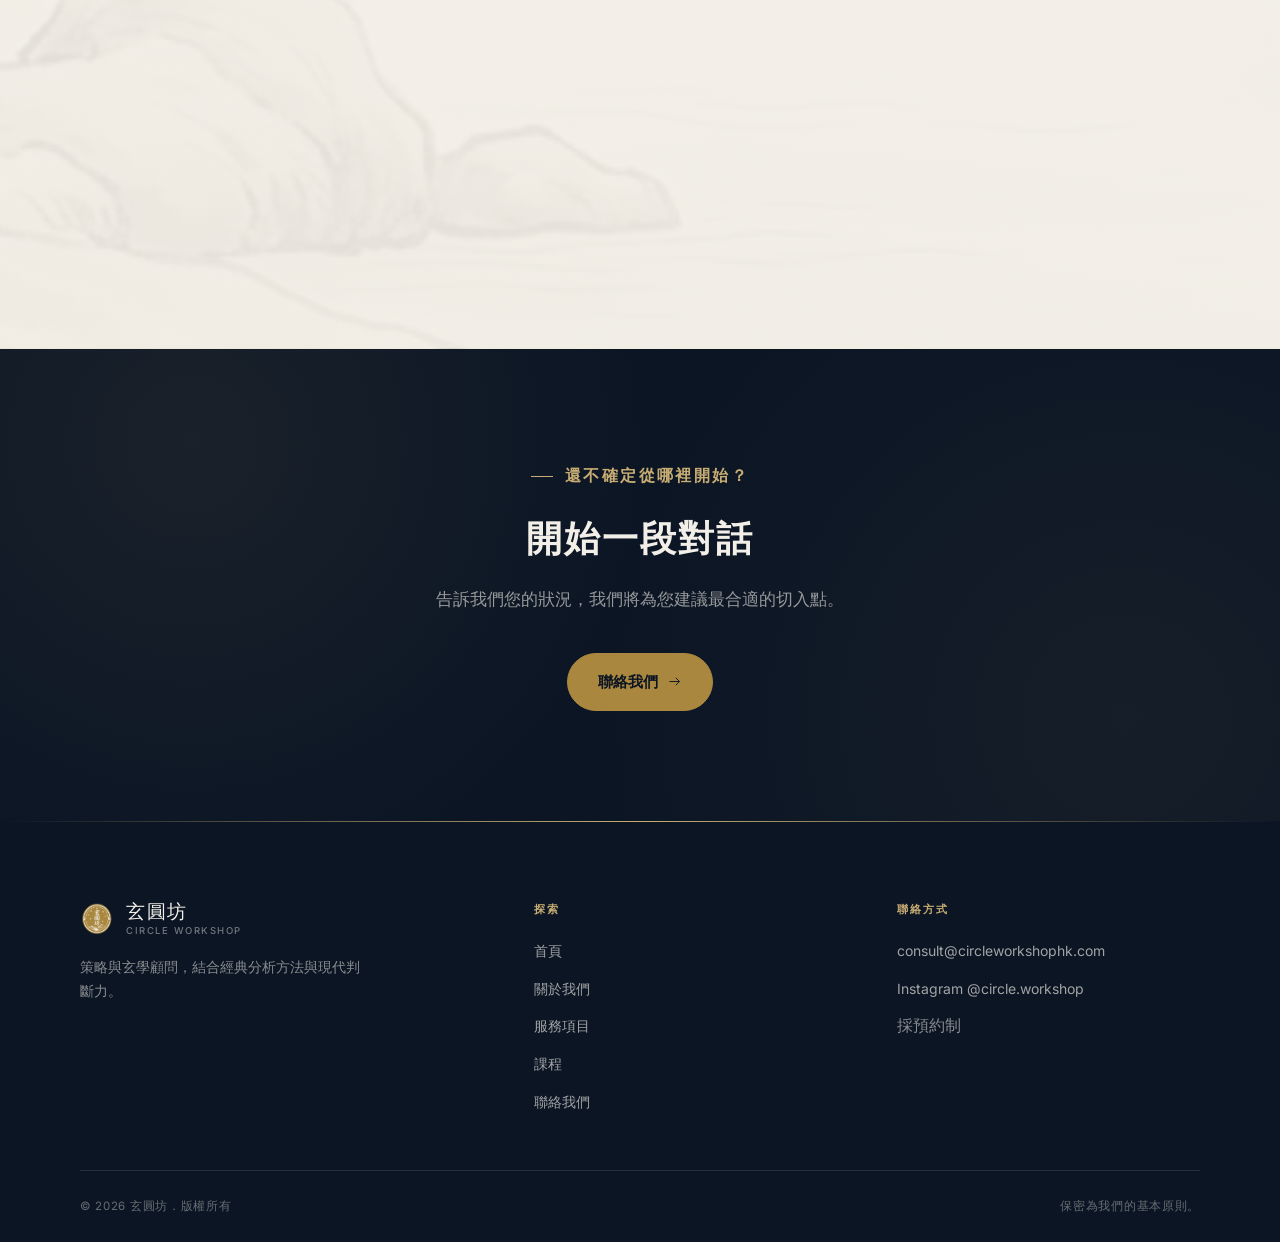
<file: services.html>
<!DOCTYPE html>
<html lang="zh-Hant">
<head>
<meta charset="UTF-8">
<meta name="viewport" content="width=device-width, initial-scale=1.0">
<title>服務項目 — 玄圓坊</title>
<link rel="icon" href="images/logo.png">
<link rel="preconnect" href="https://fonts.googleapis.com">
<link rel="preconnect" href="https://fonts.gstatic.com" crossorigin>
<link href="https://fonts.googleapis.com/css2?family=Noto+Serif+SC:wght@300;400;600&family=Cormorant+Garamond:ital,wght@0,500;0,600;1,400&family=Inter:wght@300;400;500;600&display=swap" rel="stylesheet">
<link rel="stylesheet" href="style.css">
</head>
<body>

<header id="siteHeader">
  <nav class="wrap">
    <a href="index.html" class="brand-mark">
      <img src="images/logo.png" alt="玄圓坊">
      <span class="brand-text">
        <span class="brand-cn">玄圓坊</span>
        <span class="brand-en">Circle Workshop</span>
      </span>
    </a>
    <div class="nav-right">
      <div class="nav-links" id="navLinks">
      <a href="index.html">首頁</a>
      <a href="about.html">關於我們</a>
      <a href="services.html" class="active">服務項目</a>
      <a href="courses.html">課程</a>
      <a href="contact.html">聯絡我們</a>
    </div>
      <div class="lang-switch-group">
        <a href="services.html" class="lang-opt active">中</a>
        <a href="services-en.html" class="lang-opt">EN</a>
        <a href="services-ko.html" class="lang-opt">한국어</a>
      </div>
      <button class="nav-toggle" id="navToggle" aria-label="Toggle menu">
      <span></span><span></span><span></span>
    </button>
    </div>
  </nav>
</header>

<section class="page-hero">
  <div class="wrap">
    <div class="page-hero-decor" aria-hidden="true">
      <svg viewBox="0 0 400 400" fill="none">
        <circle class="orbit-ring" cx="200" cy="200" r="180"/>
        <circle class="orbit-ring gold arc-draw" cx="200" cy="200" r="140"/>
        <circle class="orbit-ring" cx="200" cy="200" r="95"/>
        <g class="orbit-spin-mid" style="transform-origin:200px 200px;">
          <circle class="orbit-dot" cx="380" cy="200" r="3"/>
        </g>
        <g class="orbit-spin-slow" style="transform-origin:200px 200px;">
          <circle class="orbit-dot" cx="200" cy="60" r="2.5"/>
        </g>
        <g class="orbit-spin-fast" style="transform-origin:200px 200px;">
          <circle class="orbit-dot" cx="200" cy="105" r="2" opacity="0.7"/>
        </g>
      </svg>
    </div>
    <div class="eyebrow">服務範圍</div>
    <h1>七項服務，秉持同一種<em style="font-style:normal;color:var(--gold-soft);">嚴謹</em>標準。</h1>
    <div class="cn-sub">Our Services</div>
    <p class="lede">每項服務皆依個別需求評估。以下價格為最低收費，實際費用將於了解需求後確認。</p>
  </div>
</section>

<section class="service-listing" style="padding-top:20px;">
  <div class="wrap">

    <div id="qimen-dunjia" class="service-detail reveal" style="background-image: linear-gradient(rgba(242,239,232,0.88), rgba(242,239,232,0.88)), url('images/service-qimen.jpg');">
      <div class="sd-label">
        <div class="sd-mark">
          <svg viewBox="0 0 40 40"><g fill="var(--gold)">
            <circle cx="12" cy="12" r="1.6"/><circle cx="20" cy="12" r="1.6"/><circle cx="28" cy="12" r="1.6"/>
            <circle cx="12" cy="20" r="1.6"/><circle cx="20" cy="20" r="1.6"/><circle cx="28" cy="20" r="1.6"/>
            <circle cx="12" cy="28" r="1.6"/><circle cx="20" cy="28" r="1.6"/><circle cx="28" cy="28" r="1.6"/>
          </g></svg>
        </div>
        <div class="sd-name">奇門遁甲</div>
        <div class="sd-cn">Qimen Dunjia</div>
        <div class="sd-price">HK$1,300<span class="fee-note">起</span></div>
      </div>
      <div class="sd-body">
        <p>奇門遁甲與太乙神數、六壬神數並稱「古三式」，歷來應用於帝王治國之術，尤其於戰場之上，用以克敵制勝。應用於現代社會，其於商業與策略上的應用範圍同樣廣泛。</p>
        <p>於商業情境中，可用以占算特定行動方案的可能結果，以及需要留意的關鍵因素。若局勢不利，可及早準備，於承諾之前研擬應對策略。</p>
        <h4>適用情況</h4>
        <ul>
          <li>單一、具體的商業問題</li>
          <li>內外形勢的整體分析</li>
          <li>成敗關鍵的深入剖析，並提供對應策略</li>
        </ul>
      </div>
    </div>

    <div id="other-divination" class="service-detail reveal" style="background-image: linear-gradient(rgba(242,239,232,0.88), rgba(242,239,232,0.88)), url('images/service-divination.jpg');">
      <div class="sd-label">
        <div class="sd-mark">
          <svg viewBox="0 0 40 40"><g fill="none" stroke="var(--gold)" stroke-width="1.3">
            <rect x="14" y="9" width="12" height="18" rx="2.2" transform="rotate(-10 20 18)"/>
          </g><circle cx="20" cy="18" r="1.4" fill="var(--gold)"/></svg>
        </div>
        <div class="sd-name">其他占卜方法</div>
        <div class="sd-cn">Other Divination Methods</div>
        <div class="sd-price">HK$800<span class="fee-note">起</span></div>
      </div>
      <div class="sd-body">
        <p>若所需占算的事情相對單純，或僅涉及單一明確的問題，其他占卜方法或許比完整的奇門遁甲分析更有效率。</p>
        <p>依具體情況與您的偏好，我們可採用梅花易數、文王卦、占星骰子、塔羅牌或易經牌。</p>
        <h4>適用情況</h4>
        <ul>
          <li>單一、明確的問題</li>
          <li>較適合輕量分析、而非完整策略檢視的情境</li>
        </ul>
      </div>
    </div>

    <div id="feng-shui" class="service-detail reveal" style="background-image: linear-gradient(rgba(242,239,232,0.88), rgba(242,239,232,0.88)), url('images/service-fengshui.jpg');">
      <div class="sd-label">
        <div class="sd-mark">
          <svg viewBox="0 0 40 40"><circle cx="20" cy="20" r="12.5" fill="none" stroke="var(--gold)" stroke-width="1.3"/>
            <line x1="20" y1="20" x2="20" y2="7.5" stroke="var(--gold)" stroke-width="1.3"/>
            <circle cx="20" cy="7.5" r="1.6" fill="var(--gold)"/></svg>
        </div>
        <div class="sd-name">風水</div>
        <div class="sd-cn">Feng Shui</div>
        <div class="sd-price">HK$2,000<span class="fee-note">起</span></div>
      </div>
      <div class="sd-body">
        <p>我們評估現有的辦公室、住宅與商舖風水，亦可於選擇新辦公室、住宅或商舖時提供諮詢意見，並針對每個情況提出實用的化解與提升建議。</p>
        <h4>適用情況</h4>
        <ul>
          <li>現有辦公室、住宅或商舖的風水評估</li>
          <li>簽約或購買前的選址建議</li>
          <li>現有空間的化解與提升方案</li>
        </ul>
      </div>
    </div>

    <div id="astrological-analysis" class="service-detail reveal" style="background-image: linear-gradient(rgba(242,239,232,0.88), rgba(242,239,232,0.88)), url('images/service-astrology.jpg');">
      <div class="sd-label">
        <div class="sd-mark">
          <svg viewBox="0 0 40 40"><ellipse cx="20" cy="20" rx="14" ry="6" fill="none" stroke="var(--gold)" stroke-width="1.1"/>
            <circle cx="20" cy="20" r="3.6" fill="var(--gold)"/></svg>
        </div>
        <div class="sd-name">命理分析</div>
        <div class="sd-cn">Astrological Analysis</div>
        <div class="sd-price">HK$1,600<span class="fee-note">起</span></div>
      </div>
      <div class="sd-body">
        <p>綜合運用八字、紫微斗數等東方術數與西洋占星，為正經歷困境的人士提供全面的命理及運勢評估，並給予實用的改善建議。</p>
        <p>我們亦提供兒童全方位命理分析——協助父母更清楚了解孩子的天賦、強弱點，以便更早、更精準地為其人生規劃鋪路。</p>
        <h4>適用情況</h4>
        <ul>
          <li>正經歷困難或不確定時期的人士</li>
          <li>希望及早了解孩子天賦與方向的父母</li>
        </ul>
      </div>
    </div>

    <div id="digital-energy" class="service-detail reveal" style="background-image: linear-gradient(rgba(242,239,232,0.88), rgba(242,239,232,0.88)), url('images/service-digital.jpg');">
      <div class="sd-label">
        <div class="sd-mark">
          <svg viewBox="0 0 40 40"><polyline points="6,20 12,20 15,9 21,31 25,13 29,25 34,20" fill="none" stroke="var(--gold)" stroke-width="1.3" stroke-linecap="round" stroke-linejoin="round"/></svg>
        </div>
        <div class="sd-name">數字能量分析</div>
        <div class="sd-cn">Digital Energy Analysis</div>
        <div class="sd-price">HK$800<span class="fee-note">起</span></div>
      </div>
      <div class="sd-body">
        <p>此服務分析個人電話號碼、車牌號碼與常用數字，評估這些數字為使用者帶來何種能量，以及是否有助於運勢。</p>
        <p>亦可應用於企業層面——例如為員工配置電話號碼或登入帳號——藉此全面提升企業所需的能量。</p>
        <h4>適用情況</h4>
        <ul>
          <li>個人電話或車牌號碼</li>
          <li>企業整體號碼與帳號規劃</li>
        </ul>
      </div>
    </div>

    <div id="annual-fortune" class="service-detail reveal" style="background-image: linear-gradient(rgba(242,239,232,0.88), rgba(242,239,232,0.88)), url('images/service-fortune.jpg');">
      <div class="sd-label">
        <div class="sd-mark">
          <svg viewBox="0 0 40 40"><circle cx="20" cy="20" r="12.5" fill="none" stroke="var(--gold)" stroke-width="1.1" opacity="0.35"/>
            <path d="M20 7.5 A12.5 12.5 0 0 1 29.8 26" fill="none" stroke="var(--gold)" stroke-width="1.4" stroke-linecap="round"/>
            <circle cx="29.8" cy="26" r="1.8" fill="var(--gold)"/></svg>
        </div>
        <div class="sd-name">流年</div>
        <div class="sd-cn">Annual Fortune Analysis</div>
        <div class="sd-price">HK$1,200<span class="fee-note">起</span></div>
      </div>
      <div class="sd-body">
        <p>我們提供涵蓋來年各生活領域的流年運勢分析——協助您把握機會、預先準備所關心的事項，並在需要時給予適當的化解或提升方法。</p>
        <p>若希望更貼近時間軸掌握變化，我們亦提供半年度評估，針對個別議題或項目提供更具時效性的洞察。</p>
        <h4>適用情況</h4>
        <ul>
          <li>涵蓋事業、健康、感情與財運的年度整體展望</li>
          <li>針對特定議題或項目的半年度追蹤</li>
        </ul>
      </div>
    </div>

    <div id="other-services" class="service-detail reveal" style="background-image: linear-gradient(rgba(242,239,232,0.88), rgba(242,239,232,0.88)), url('images/service-other.jpg');">
      <div class="sd-label">
        <div class="sd-mark">
          <svg viewBox="0 0 40 40"><circle cx="20" cy="20" r="12.5" fill="none" stroke="var(--gold)" stroke-width="1.1" opacity="0.35"/>
            <line x1="20" y1="13.5" x2="20" y2="26.5" stroke="var(--gold)" stroke-width="1.4"/>
            <line x1="13.5" y1="20" x2="26.5" y2="20" stroke="var(--gold)" stroke-width="1.4"/></svg>
        </div>
        <div class="sd-name">其他服務</div>
        <div class="sd-cn">Other Services</div>
        <div class="sd-price">價格另議<span class="fee-note">面議</span></div>
      </div>
      <div class="sd-body">
        <p>出行、公司開業或項目啟動的擇日服務；或針對上述未涵蓋之特定事項或項目，提供專屬玄學顧問意見。</p>
        <h4>適用情況</h4>
        <ul>
          <li>啟動、開業或出行的擇日</li>
          <li>不完全符合上述類別的特定事項——歡迎聯絡討論</li>
        </ul>
      </div>
    </div>

    <div class="fee-disclaimer reveal">
      <span class="cn">上述收費為最低收費標準，實際費用將視乎所需服務內容而定，歡迎隨時查詢。</span>
      The above fees represent minimum charges. Actual pricing depends on the specific services required.
    </div>

  </div>
</section>

<section class="cta-banner">
  <div class="wrap" style="text-align:center;">
    <div class="cta-eyebrow reveal in-view">還不確定從哪裡開始？</div>
    <h2 class="cta-title reveal in-view">開始一段對話</h2>
    <p class="cta-sub reveal in-view">告訴我們您的狀況，我們將為您建議最合適的切入點。</p>
    <div class="cta-buttons reveal in-view">
      <a class="btn" href="contact.html">聯絡我們
        <svg viewBox="0 0 24 24" fill="none" stroke="currentColor" stroke-width="1.5"><path d="M4 12h16M14 6l6 6-6 6"/></svg>
      </a>
    </div>
  </div>
</section>

<footer>
  <div class="wrap footer-main">
    <div class="footer-brand">
      <div class="brand-mark">
        <img src="images/logo-gold.png" alt="玄圓坊">
        <span class="brand-text">
          <span class="brand-cn">玄圓坊</span>
          <span class="brand-en">Circle Workshop</span>
        </span>
      </div>
      <p>策略與玄學顧問，結合經典分析方法與現代判斷力。</p>
    </div>
    <div class="footer-col">
      <h4>探索</h4>
      <ul>
        <li><a href="index.html">首頁</a></li>
        <li><a href="about.html">關於我們</a></li>
        <li><a href="services.html">服務項目</a></li>
        <li><a href="courses.html">課程</a></li>
        <li><a href="contact.html">聯絡我們</a></li>
      </ul>
    </div>
    <div class="footer-col">
      <h4>聯絡方式</h4>
      <ul>
        <li><a href="mailto:consult@circleworkshophk.com">consult@circleworkshophk.com</a></li>
        <li><a href="https://instagram.com/circle.workshop" target="_blank" rel="noopener">Instagram @circle.workshop</a></li>
        <li>採預約制</li>
      </ul>
    </div>
  </div>
  <div class="wrap footer-bottom">
    <div>&copy; 2026 玄圓坊．版權所有</div>
    <div>保密為我們的基本原則。</div>
  </div>
</footer>

<script src="script.js"></script>
</body>
</html>
</file>
<file: style.css>
:root{
  --navy: #14213A;
  --navy-deep: #0B1524;
  --blue-grey: #55697E;
  --paper: #F2EFE8;
  --paper-dim: #E7E2D7;
  --gold: #A9873F;
  --gold-soft: #C7AD73;
  --ink: #171A1F;
  --line: rgba(20,33,58,0.14);
  --serif-cn: 'Noto Serif SC', serif;
  --serif-en: 'Cormorant Garamond', serif;
  --sans: 'Inter', -apple-system, sans-serif;
}

*{ margin:0; padding:0; box-sizing:border-box; }
html{ scroll-behavior:smooth; }

body{
  background:var(--paper);
  color:var(--ink);
  font-family:var(--sans);
  font-weight:400;
  line-height:1.6;
  overflow-x:hidden;
}

a{ color:inherit; text-decoration:none; }
::selection{ background:var(--gold-soft); color:var(--navy-deep); }
a:focus-visible, button:focus-visible, input:focus-visible, textarea:focus-visible{
  outline:2px solid var(--gold);
  outline-offset:4px;
}

.wrap{ max-width:1120px; margin:0 auto; padding:0 40px; }

/* ---------- NAV ---------- */
header{
  position:fixed; top:0; left:0; right:0; z-index:100;
  padding:22px 0;
  background:var(--paper);
  border-bottom:1px solid var(--line);
  transition:padding .4s ease, box-shadow .4s ease;
}
header.scrolled{
  padding:14px 0;
  box-shadow:0 8px 24px -18px rgba(11,21,36,0.25);
  border-bottom:1px solid var(--line);
}
nav.wrap{ display:flex; align-items:center; justify-content:space-between; }
.brand-mark{
  display:flex; align-items:center; gap:12px;
  font-family:var(--serif-cn); font-size:19px; letter-spacing:0.08em; color:var(--navy);
}
.brand-mark svg{ width:26px; height:26px; display:block; }
.brand-mark img{ width:34px; height:34px; display:block; }
.brand-text{ display:flex; flex-direction:column; line-height:1.2; gap:2px; }
.brand-cn{ font-family:var(--serif-cn); font-size:19px; letter-spacing:0.08em; }
.brand-en{
  font-family:var(--sans); font-size:9.5px; font-weight:500; letter-spacing:0.16em;
  text-transform:uppercase; color:var(--blue-grey);
}
.footer-brand .brand-en{ color:rgba(242,239,232,0.45); }

.nav-links{
  display:flex; gap:44px; font-size:12.5px;
  letter-spacing:0.14em; text-transform:uppercase; color:var(--blue-grey);
}
.nav-links a{ position:relative; padding-bottom:4px; transition:color .3s ease; }
.nav-links a:hover, .nav-links a.active{ color:var(--navy); }
.nav-links a::after{
  content:''; position:absolute; left:0; bottom:0; width:0; height:1px;
  background:var(--gold); transition:width .35s ease;
}
.nav-links a:hover::after, .nav-links a.active::after{ width:100%; }

.nav-toggle{
  display:none; background:none; border:none; cursor:pointer;
  width:28px; height:20px; position:relative;
}
.nav-toggle span{
  position:absolute; left:0; right:0; height:1px; background:var(--navy);
  transition:transform .3s ease, opacity .3s ease;
}
.nav-toggle span:nth-child(1){ top:0; }
.nav-toggle span:nth-child(2){ top:9px; }
.nav-toggle span:nth-child(3){ top:18px; }

.nav-right{ display:flex; align-items:center; gap:30px; }
.lang-switch-group{ display:flex; align-items:center; gap:4px; border:1px solid var(--line); border-radius:999px; padding:3px; }
.lang-opt{
  font-family:var(--sans); font-size:11px; font-weight:600; letter-spacing:0.04em;
  color:var(--blue-grey); border-radius:999px; padding:6px 13px;
  transition:background .3s ease, color .3s ease;
}
.lang-opt:hover{ color:var(--navy); }
.lang-opt.active{ background:var(--gold); color:var(--navy-deep); }
.lang-opt.active:hover{ color:var(--navy-deep); }

@media (max-width:760px){
  .nav-links{
    position:fixed; top:0; right:0; height:100vh; width:min(280px,78vw);
    background:var(--navy-deep); flex-direction:column; justify-content:center;
    align-items:flex-start; gap:30px; padding:0 44px;
    transform:translateX(100%); transition:transform .45s ease; color:var(--paper);
  }
  .nav-links.open{ transform:translateX(0); }
  .nav-links a{ color:rgba(242,239,232,0.8); }
  .nav-links a:hover, .nav-links a.active{ color:var(--gold-soft); }
  .nav-toggle{ display:block; z-index:110; }
  header.menu-open .nav-toggle span:nth-child(1){ transform:translateY(9px) rotate(45deg); }
  header.menu-open .nav-toggle span:nth-child(2){ opacity:0; }
  header.menu-open .nav-toggle span:nth-child(3){ transform:translateY(-9px) rotate(-45deg); }
}

/* ---------- PAGE HERO (interior pages, dark) ---------- */
.page-hero{
  padding:180px 0 100px;
  text-align:left;
  position:relative;
  overflow:hidden;
  background:
    linear-gradient(100deg, rgba(11,21,36,0.94) 0%, rgba(11,21,36,0.82) 45%, rgba(11,21,36,0.55) 100%),
    var(--navy-deep) url('images/hero-bg.jpg') center 38% / cover no-repeat;
}
.page-hero-decor{
  position:absolute; top:50%; right:-14%; transform:translateY(-50%);
  width:min(460px, 44vw); height:min(460px, 44vw); pointer-events:none; z-index:1; opacity:0.9;
}
.eyebrow{
  display:flex; align-items:center; gap:12px;
  font-family:var(--sans); font-size:16px; font-weight:600; letter-spacing:0.15em; text-transform:uppercase;
  color:var(--gold-soft); margin-bottom:22px; position:relative; z-index:2;
}
.eyebrow::before{ content:''; width:22px; height:1px; background:var(--gold-soft); }
.page-hero h1{
  font-family:var(--serif-cn); font-weight:500;
  font-size:clamp(32px, 5vw, 52px); color:var(--paper); max-width:760px; line-height:1.12;
  position:relative; z-index:2;
}
.page-hero .cn-sub{
  font-family:var(--serif-en); font-style:italic; font-size:17px; letter-spacing:0.02em;
  color:var(--gold-soft); margin-top:24px; position:relative; z-index:2;
}
.page-hero p.lede{
  font-family:var(--sans); font-weight:400; font-size:16.5px; line-height:1.75;
  color:rgba(242,239,232,0.6); max-width:560px; margin-top:26px; position:relative; z-index:2;
}

/* ---------- CTA BANNER TEXT (dedicated, avoids hero-class collisions) ---------- */
.cta-eyebrow{
  display:inline-flex; align-items:center; gap:12px; justify-content:center;
  font-family:var(--sans); font-size:16px; font-weight:600; letter-spacing:0.15em; text-transform:uppercase;
  color:var(--gold-soft); margin-bottom:22px;
}
.cta-eyebrow::before{ content:''; width:22px; height:1px; background:var(--gold-soft); }
.cta-title{
  font-family:var(--serif-cn); font-size:clamp(26px,3.6vw,36px); color:var(--paper);
  letter-spacing:0.06em; margin-bottom:16px;
}
.cta-sub{
  font-family:var(--sans); font-weight:300; font-size:16.5px; line-height:1.7;
  color:rgba(242,239,232,0.6); max-width:460px; margin:0 auto 40px;
}
.cta-buttons{ display:flex; gap:16px; justify-content:center; flex-wrap:wrap; }

/* ---------- HOME HERO (dark, left-aligned) ---------- */
.hero{
  min-height:100vh; display:flex; align-items:center; position:relative;
  overflow:hidden; padding:150px 0 100px;
  background:
    linear-gradient(100deg, rgba(11,21,36,0.8) 0%, rgba(11,21,36,0.62) 45%, rgba(11,21,36,0.3) 100%),
    var(--navy-deep) url('images/hero-bg.jpg') center 38% / cover no-repeat;
}
.hero-decor{
  position:absolute; top:50%; right:-8%; transform:translateY(-50%);
  width:min(680px, 60vw); height:min(680px, 60vw); pointer-events:none; z-index:1;
}
.orbit-ring{ fill:none; stroke:rgba(242,239,232,0.14); stroke-width:1; }
.orbit-ring.gold{ stroke:var(--gold-soft); opacity:0.3; }
.orbit-dot{ fill:var(--gold-soft); }
@media (prefers-reduced-motion: no-preference){
  .orbit-spin-slow{ animation:spin 200s linear infinite; }
  .orbit-spin-mid{ animation:spin 120s linear infinite reverse; }
  .orbit-spin-fast{ animation:spin 70s linear infinite; }
  @keyframes spin{ to{ transform:rotate(360deg); } }
  .arc-draw{ stroke-dasharray:1400; stroke-dashoffset:1400; animation:draw 2.6s cubic-bezier(.4,0,.2,1) forwards; }
  .arc-draw.delay1{ animation-delay:.3s; }
  .arc-draw.delay2{ animation-delay:.55s; }
  @keyframes draw{ to{ stroke-dashoffset:0; } }
}

.hero-inner{
  position:relative; z-index:2;
  max-width:660px;
}
.hero-eyebrow{
  display:flex; align-items:center; gap:12px;
  font-family:var(--sans); font-size:16px; font-weight:600; letter-spacing:0.15em; text-transform:uppercase;
  color:var(--gold-soft); margin-bottom:26px; opacity:0; animation:fadeUp .9s ease forwards .2s;
}
.hero-eyebrow::before{ content:''; width:22px; height:1px; background:var(--gold-soft); }

.hero-couplet{
  display:flex; align-items:baseline; gap:16px; flex-wrap:wrap;
  margin-bottom:28px; opacity:0; animation:fadeUp 1s ease forwards .4s;
}
.couplet-cn{ font-family:var(--serif-cn); font-size:20px; color:var(--gold-soft); letter-spacing:0.05em; }
.couplet-en{ font-family:var(--sans); font-size:14px; color:rgba(242,239,232,0.5); font-weight:300; }

.hero-headline{
  font-family:var(--serif-cn); font-weight:500; font-size:clamp(34px, 5vw, 56px);
  line-height:1.1; color:var(--paper); margin-bottom:30px; letter-spacing:-0.01em;
  opacity:0; animation:fadeUp 1.05s ease forwards .55s;
}
.hero-headline em{ font-style:italic; color:var(--gold-soft); font-weight:500; }

.hero-lede{
  font-family:var(--sans); font-size:16.5px; font-weight:400; line-height:1.75;
  color:rgba(242,239,232,0.62); max-width:520px; margin-bottom:44px;
  opacity:0; animation:fadeUp 1.05s ease forwards .75s;
}

.hero-cta{ display:flex; gap:16px; flex-wrap:wrap; opacity:0; animation:fadeUp 1.05s ease forwards .95s; }

@keyframes fadeUp{ from{ opacity:0; transform:translateY(16px); } to{ opacity:1; transform:translateY(0); } }

.btn{
  display:inline-flex; align-items:center; gap:9px;
  font-family:var(--sans); font-weight:600; font-size:15px; letter-spacing:0; text-transform:none;
  color:var(--navy-deep); background:var(--gold); border:1px solid var(--gold);
  border-radius:999px; padding:16px 30px; cursor:pointer;
  transition:transform .3s ease, box-shadow .3s ease, background .3s ease, border-color .3s ease;
}
.btn:hover{ background:var(--gold-soft); border-color:var(--gold-soft); transform:translateY(-2px); box-shadow:0 14px 28px -14px rgba(169,135,63,0.55); color:var(--navy-deep); }
.btn svg{ width:15px; height:15px; transition:transform .35s ease; }
.btn:hover svg{ transform:translateX(4px); }
.btn.ghost{ background:transparent; border-color:rgba(20,33,58,0.28); color:var(--navy); }
.btn.ghost:hover{ background:rgba(20,33,58,0.05); box-shadow:none; }
.btn.on-dark{ background:transparent; border-color:rgba(242,239,232,0.35); color:var(--paper); }
.btn.on-dark:hover{ background:rgba(242,239,232,0.08); border-color:var(--paper); box-shadow:none; }

/* ---------- SECTION SHELL ---------- */
section{ padding:140px 0; position:relative; }
#services{
  background-color:var(--paper);
  background-image:
    linear-gradient(rgba(242,239,232,0.93), rgba(242,239,232,0.93)),
    url('images/section-bg.jpg');
  background-size:cover, cover;
  background-position:center, center 55%;
  background-repeat:no-repeat, no-repeat;
}
.service-listing{
  background-color:var(--paper);
  background-image:
    linear-gradient(rgba(242,239,232,0.93), rgba(242,239,232,0.93)),
    url('images/section-bg.jpg');
  background-size:cover, cover;
  background-position:center, center 60%;
  background-repeat:no-repeat, no-repeat;
}
.section-head{ margin-bottom:64px; }
.section-eyebrow{ font-size:16px; letter-spacing:0.18em; text-transform:uppercase; color:var(--gold); margin-bottom:18px; }
.section-title{ font-family:var(--serif-cn); font-weight:500; font-size:clamp(26px, 3.4vw, 38px); color:var(--navy-deep); max-width:640px; line-height:1.3; }
.title-row{ display:flex; align-items:center; gap:28px; flex-wrap:wrap; }
.bigdipper-icon svg{ width:76px; height:auto; opacity:0.85; }
.section-intro{ font-size:16px; font-weight:400; line-height:1.8; color:var(--ink); opacity:0.75; max-width:620px; margin-top:20px; }

.reveal{ opacity:0; transform:translateY(28px); transition:opacity .9s ease, transform .9s ease; }
.reveal.in-view{ opacity:1; transform:translateY(0); }

/* ---------- PHILOSOPHY / TEXT BLOCKS ---------- */
.philosophy{
  background-color:var(--paper);
  background-image:
    linear-gradient(rgba(242,239,232,0.93), rgba(242,239,232,0.93)),
    url('images/section-bg.jpg');
  background-size:cover, cover;
  background-position:center, center 30%;
  background-repeat:no-repeat, no-repeat;
}
.philosophy-grid{ display:grid; grid-template-columns:1fr 1fr; gap:80px; align-items:start; }
.philosophy p{ font-size:16.5px; color:var(--ink); opacity:0.82; margin-bottom:22px; max-width:480px; }
.philosophy p:last-child{ margin-bottom:0; }
.quote-block{ border-left:2px solid var(--gold); padding-left:32px; position:relative; }
.quote-block::before{
  content:'\201C';
  position:absolute; left:-6px; top:-58px;
  font-family:var(--serif-en); font-size:120px; color:var(--gold);
  opacity:0.16; line-height:1; pointer-events:none;
}
.quote-block p{ font-family:var(--serif-cn); font-style:normal; font-size:21px; color:var(--navy-deep); line-height:1.7; max-width:440px; position:relative; z-index:1; }
.quote-attr{
  margin-top:20px; font-size:11.5px; letter-spacing:0.14em; text-transform:uppercase; color:var(--blue-grey);
}

/* ---------- COURSES TEASER (home) ---------- */
.courses-teaser{
  background-color:var(--navy-deep);
  overflow:hidden;
  background-image:
    linear-gradient(rgba(11,21,36,0.94), rgba(11,21,36,0.94)),
    url('images/section-bg.jpg');
  background-size:cover, cover;
  background-position:center, center 60%;
  background-repeat:no-repeat, no-repeat;
}
.courses-teaser .section-eyebrow{ color:var(--gold-soft); }
.courses-teaser .section-title{ color:var(--paper); }
.courses-teaser .philosophy-grid{ align-items:center; }
.courses-teaser p{ color:rgba(242,239,232,0.68); }
.courses-teaser .btn{ margin-top:14px; }
.info-block{ border-left:2px solid var(--gold-soft); padding-left:32px; display:flex; flex-direction:column; gap:26px; }
.info-label{ font-size:12px; letter-spacing:0.16em; text-transform:uppercase; color:var(--gold-soft); margin-bottom:8px; }
.info-value{ font-family:var(--serif-cn); font-size:19px; color:var(--paper); line-height:1.5; }

/* ---------- PROCESS / HOW WE WORK ---------- */
.process{
  background-color:var(--navy-deep);
  overflow:hidden;
  background-image:
    linear-gradient(rgba(11,21,36,0.94), rgba(11,21,36,0.94)),
    url('images/section-bg.jpg');
  background-size:cover, cover;
  background-position:center, center 70%;
  background-repeat:no-repeat, no-repeat;
}
.process .section-eyebrow{ color:var(--gold-soft); }
.process .section-title{ color:var(--paper); }
.process-list{
  margin-top:20px; position:relative;
}
.process-list::before{
  content:''; position:absolute; left:29px; top:14px; bottom:14px; width:1px;
  background:rgba(242,239,232,0.16);
}
.process-step{
  display:grid; grid-template-columns:60px 1fr; gap:32px;
  padding:34px 0; position:relative;
}
.process-num{
  width:60px; height:60px; border-radius:50%; border:1px solid var(--gold-soft);
  display:flex; align-items:center; justify-content:center;
  font-family:var(--serif-en); font-size:19px; color:var(--gold-soft);
  background:var(--navy-deep); position:relative; z-index:1; flex-shrink:0;
}
.process-copy h3{
  font-family:var(--serif-cn); font-size:21px; font-weight:500; color:var(--paper); margin-bottom:10px;
}
.process-copy p{ font-size:15px; color:rgba(242,239,232,0.62); max-width:520px; }

.lang-badges{ display:flex; flex-wrap:wrap; gap:16px; margin-top:20px; }
.lang-badge{
  font-family:var(--serif-cn); font-size:16px; color:var(--paper);
  border:1px solid rgba(199,173,115,0.4); border-radius:999px;
  padding:14px 30px; transition:border-color .3s ease, background .3s ease;
}
.lang-badge:hover{ border-color:var(--gold-soft); background:rgba(199,173,115,0.08); }

@media (max-width:600px){
  .process-step{ grid-template-columns:44px 1fr; gap:20px; }
  .process-num{ width:44px; height:44px; font-size:15px; }
  .process-list::before{ left:21px; }
}
.service-cards{ display:grid; grid-template-columns:repeat(2, 1fr); gap:2px; background:var(--line); border:1px solid var(--line); }
.service-card{
  background:var(--paper); padding:44px 40px; display:flex; flex-direction:column; gap:18px;
  transition:background .35s ease, transform .35s ease, box-shadow .35s ease;
  position:relative;
}
.service-card::before{
  content:''; position:absolute; top:0; left:0; right:0; height:3px;
  background:var(--gold); transform:scaleX(0); transform-origin:left; transition:transform .4s ease; z-index:2;
}
.service-card::after{
  content:''; position:absolute; inset:0; z-index:-1;
  background-image:
    linear-gradient(rgba(242,239,232,0.88), rgba(242,239,232,0.88)),
    var(--card-img);
  background-size:cover; background-position:center; background-repeat:no-repeat;
  opacity:0; transition:opacity .55s ease;
}
.service-card:hover::after{ opacity:1; }
.service-card:hover{
  background:var(--paper-dim);
  transform:translateY(-4px);
  box-shadow:0 22px 40px -26px rgba(11,21,36,0.35);
  z-index:2;
}
.service-card:hover::before{ transform:scaleX(1); }
.service-card .icon-circle{
  width:42px; height:42px; border-radius:50%; border:1px solid var(--line);
  display:flex; align-items:center; justify-content:center; background:var(--paper);
}
.service-card .icon-circle svg{ width:20px; height:20px; }
.service-card .card-top{ display:flex; align-items:center; justify-content:space-between; }
.service-card .price-tag{
  font-family:var(--sans); font-weight:600; font-size:13px; color:var(--gold); letter-spacing:0.02em; white-space:nowrap;
}
.service-card .cn-label{ font-family:var(--serif-cn); font-size:12.5px; color:var(--blue-grey); opacity:0.7; }
.service-card h3{ font-family:var(--serif-cn); font-size:21px; font-weight:500; color:var(--navy-deep); }
.service-card p{ font-size:14.5px; color:var(--ink); opacity:0.72; max-width:380px; flex:1; }
.service-card .learn-more{
  font-size:11.5px; letter-spacing:0.16em; text-transform:uppercase; color:var(--navy);
  display:inline-flex; align-items:center; gap:8px; margin-top:6px; width:fit-content;
  border-bottom:1px solid transparent; transition:border-color .3s ease;
}
.service-card .learn-more:hover{ border-color:var(--gold); }
.service-card .learn-more svg{ width:12px; height:12px; }

@media (max-width:760px){ .service-cards{ grid-template-columns:1fr; } }

/* ---------- DETAILED SERVICES (services.html) ---------- */
.service-detail{
  display:grid; grid-template-columns:260px 1fr; gap:44px;
  padding:70px 40px; border-bottom:1px solid var(--line);
  background-size:cover; background-position:center; background-repeat:no-repeat;
}
.service-detail:first-of-type{ border-top:1px solid var(--line); }
.service-detail .sd-label{ position:sticky; top:120px; align-self:start; }
.service-detail .sd-body{ border-left:1px solid rgba(20,33,58,0.22); padding-left:36px; }
.service-detail .sd-mark{
  width:52px; height:52px; margin-bottom:22px; border-radius:50%;
  border:1px solid var(--line); display:flex; align-items:center; justify-content:center; background:var(--paper-dim);
}
.service-detail .sd-mark svg{ width:26px; height:26px; }
.service-detail .sd-name{ font-family:var(--serif-cn); font-size:25px; font-weight:500; color:var(--navy-deep); line-height:1.3; }
.service-detail .sd-cn{ font-family:var(--serif-cn); font-size:15px; color:var(--blue-grey); margin-top:6px; }
.service-detail .sd-price{
  display:inline-block; margin-top:18px; font-family:var(--sans); font-weight:600; font-size:15px; color:var(--gold);
  border-top:1px solid var(--line); padding-top:14px;
}
.service-detail .sd-price .fee-note{
  display:block; font-family:var(--sans); font-size:10.5px; letter-spacing:0.08em; text-transform:uppercase;
  color:var(--blue-grey); margin-top:4px;
}
.sd-body p{ font-size:16px; color:var(--ink); opacity:0.8; margin-bottom:20px; max-width:620px; }
.sd-body h4{
  font-size:11.5px; letter-spacing:0.16em; text-transform:uppercase; color:var(--gold);
  margin:28px 0 12px;
}
.sd-body ul{ list-style:none; }
.sd-body li{
  font-size:15px; color:var(--ink); opacity:0.8; padding-left:20px; position:relative; margin-bottom:10px; max-width:600px;
}
.sd-body li::before{ content:''; position:absolute; left:0; top:9px; width:6px; height:1px; background:var(--gold); }

@media (max-width:820px){
  .service-detail{ grid-template-columns:1fr; gap:20px; }
  .service-detail .sd-label{ position:static; }
  .service-detail .sd-body{ border-left:none; padding-left:0; }
}

.fee-disclaimer{
  margin-top:50px; padding-top:36px; border-top:1px solid var(--line);
  font-size:13px; color:var(--blue-grey); max-width:680px; line-height:1.7;
}
.fee-disclaimer .cn{ font-family:var(--serif-cn); display:block; margin-bottom:6px; color:var(--navy); }

/* ---------- FOUNDER / ABOUT ---------- */
.founder{
  background-color:var(--paper);
  background-image:
    linear-gradient(rgba(242,239,232,0.93), rgba(242,239,232,0.93)),
    url('images/section-bg.jpg');
  background-size:cover, cover;
  background-position:center, center 40%;
  background-repeat:no-repeat, no-repeat;
}
.founder-grid{ display:grid; grid-template-columns:280px 1fr; gap:80px; align-items:start; }
.founder-mark{ width:100%; aspect-ratio:1/1; border:1px solid var(--line); display:flex; align-items:center; justify-content:center; background:var(--paper-dim); padding:14%; }
.founder-mark svg{ width:52%; height:52%; }
.founder-mark img{ width:100%; height:100%; object-fit:contain; }
.founder-copy .section-eyebrow{ margin-bottom:10px; }
.founder-name{ font-family:var(--serif-cn); font-size:25px; color:var(--navy-deep); margin-bottom:26px; font-weight:500; }
.founder-copy p{ font-size:16px; color:var(--ink); opacity:0.82; margin-bottom:20px; max-width:560px; }
.founder-copy p:last-child{ margin-bottom:0; }
.founder-signoff{ margin-top:30px; font-family:var(--serif-cn); font-style:normal; font-size:16px; color:var(--blue-grey); }

@media (max-width:760px){
  .founder-grid{ grid-template-columns:1fr; }
  .founder-mark{ max-width:180px; }
}

/* ---------- VISION / VALUES (about.html) ---------- */
.values{ background:var(--navy-deep); color:var(--paper); }
.values .section-eyebrow{ color:var(--gold-soft); }
.values .section-title{ color:var(--paper); }
.value-grid{ display:grid; grid-template-columns:repeat(3, 1fr); gap:56px; margin-top:20px; }
.value-item .v-num{ font-family:var(--serif-en); font-size:14px; color:var(--gold-soft); margin-bottom:16px; }
.value-item h3{ font-family:var(--serif-cn); font-size:20px; font-weight:500; margin-bottom:14px; }
.value-item p{ font-size:14.5px; color:rgba(242,239,232,0.68); }
@media (max-width:820px){ .value-grid{ grid-template-columns:1fr; gap:40px; } }

/* value-item used on a light/cream background (e.g. courses page) */
.philosophy .value-item .v-num{ color:var(--gold); }
.philosophy .value-item h3{ color:var(--navy-deep); }
.philosophy .value-item p{ color:var(--ink); opacity:0.78; font-size:15px; line-height:1.7; }

/* ---------- CURRICULUM GRID (courses page) ---------- */
.courses-curriculum{
  background-color:var(--paper);
  background-image:
    linear-gradient(rgba(242,239,232,0.93), rgba(242,239,232,0.93)),
    url('images/section-bg.jpg');
  background-size:cover; background-position:center 45%; background-repeat:no-repeat;
}
.curriculum-grid{ display:grid; grid-template-columns:repeat(3, 1fr); gap:50px; margin-top:10px; }
.curriculum-item .c-num{ font-family:var(--serif-en); font-size:15px; color:var(--gold); margin-bottom:16px; }
.curriculum-item h3{ font-family:var(--serif-cn); font-size:19px; font-weight:500; color:var(--navy-deep); margin-bottom:12px; line-height:1.4; }
.curriculum-item p{ font-size:14.5px; color:var(--ink); opacity:0.75; line-height:1.7; }
@media (max-width:820px){ .curriculum-grid{ grid-template-columns:1fr; gap:40px; } }

.timeline{ border-top:1px solid var(--line); margin-top:20px; }
.timeline-row{ display:grid; grid-template-columns:140px 1fr; gap:40px; padding:32px 0; border-bottom:1px solid var(--line); }
.timeline-row .t-year{ font-family:var(--serif-cn); font-size:18px; color:var(--gold); }
.timeline-row .t-copy h4{ font-size:16px; color:var(--navy-deep); margin-bottom:8px; font-weight:500; }
.timeline-row .t-copy p{ font-size:14.5px; color:var(--ink); opacity:0.75; max-width:520px; }
@media (max-width:600px){ .timeline-row{ grid-template-columns:1fr; gap:8px; } }

/* ---------- CONTACT ---------- */
.contact{ background:var(--navy); color:var(--paper); }
.contact-grid{ display:grid; grid-template-columns:1fr 1fr; gap:80px; }
.contact .section-eyebrow{ color:var(--gold-soft); }
.contact-title{ font-family:var(--serif-cn); font-size:clamp(26px, 3.4vw, 36px); letter-spacing:0.06em; margin-bottom:20px; color:var(--paper); }
.contact-sub{ font-family:var(--serif-cn); font-style:normal; font-size:17px; color:rgba(242,239,232,0.72); max-width:440px; margin-bottom:36px; }
.contact-details{ display:flex; flex-direction:column; gap:26px; margin-top:20px; }
.contact-details .cd-item{ font-size:14px; color:rgba(242,239,232,0.7); }
.contact-details .cd-label{ display:block; font-size:11px; letter-spacing:0.16em; text-transform:uppercase; color:var(--gold-soft); margin-bottom:6px; }

.contact-form{ display:flex; flex-direction:column; gap:22px; }
.field{ display:flex; flex-direction:column; gap:8px; }
.field label{ font-size:11px; letter-spacing:0.18em; text-transform:uppercase; color:rgba(242,239,232,0.6); }
.field input, .field textarea, .field select{
  background:transparent; border:none; border-bottom:1px solid rgba(242,239,232,0.3);
  color:var(--paper); font-family:var(--sans); font-size:15px; padding:10px 2px; resize:none;
  transition:border-color .3s ease;
}
.field select option{ color:var(--ink); }
.field input:focus, .field textarea:focus, .field select:focus{ outline:none; border-color:var(--gold-soft); }
.field input::placeholder, .field textarea::placeholder{ color:rgba(242,239,232,0.32); }
.contact-form .btn{ align-self:flex-start; margin-top:10px; }
.contact-note{ margin-top:36px; font-size:12.5px; letter-spacing:0.05em; color:rgba(242,239,232,0.45); }

@media (max-width:820px){ .contact-grid{ grid-template-columns:1fr; gap:50px; } }

/* ---------- CTA BANNER (home -> contact) ---------- */
.cta-banner{
  background-color:var(--navy-deep); color:var(--paper); text-align:center; padding:110px 0;
  background-image:
    radial-gradient(circle at 15% 20%, rgba(199,173,115,0.08) 0, transparent 40%),
    radial-gradient(circle at 88% 78%, rgba(199,173,115,0.06) 0, transparent 45%);
}

/* ---------- FOOTER ---------- */
footer{ background:var(--navy-deep); color:rgba(242,239,232,0.55); padding:0; position:relative; }
footer::before{
  content:''; position:absolute; top:0; left:0; right:0; height:1px;
  background:linear-gradient(to right, transparent, var(--gold-soft), transparent);
}
.footer-main{
  display:grid; grid-template-columns:1.3fr 1fr 1fr; gap:60px;
  padding:80px 0 56px;
}
.footer-brand .brand-mark{ color:var(--paper); margin-bottom:18px; }
.footer-brand p{ font-size:14px; color:rgba(242,239,232,0.55); max-width:280px; line-height:1.7; }
.footer-col h4{
  font-size:11px; letter-spacing:0.18em; text-transform:uppercase; color:var(--gold-soft);
  margin-bottom:20px;
}
.footer-col ul{ list-style:none; display:flex; flex-direction:column; gap:12px; }
.footer-col a{ font-size:14px; color:rgba(242,239,232,0.65); transition:color .3s ease; }
.footer-col a:hover{ color:var(--paper); }
.footer-bottom{
  border-top:1px solid rgba(242,239,232,0.12);
  padding:26px 0;
  display:flex; align-items:center; justify-content:space-between;
  font-size:11.5px; letter-spacing:0.06em; color:rgba(242,239,232,0.4);
  flex-wrap:wrap; gap:14px;
}
@media (max-width:820px){
  .footer-main{ grid-template-columns:1fr 1fr; gap:40px; }
  .footer-brand{ grid-column:1 / -1; }
}
@media (max-width:560px){
  .footer-main{ grid-template-columns:1fr; }
  .footer-bottom{ flex-direction:column; text-align:center; }
}

@media (max-width:900px){
  .philosophy-grid, .founder-grid{ grid-template-columns:1fr; gap:48px; }
  section{ padding:100px 0; }
  .wrap{ padding:0 24px; }
  .hero-decor, .page-hero-decor{ display:none; }
}
</file>
